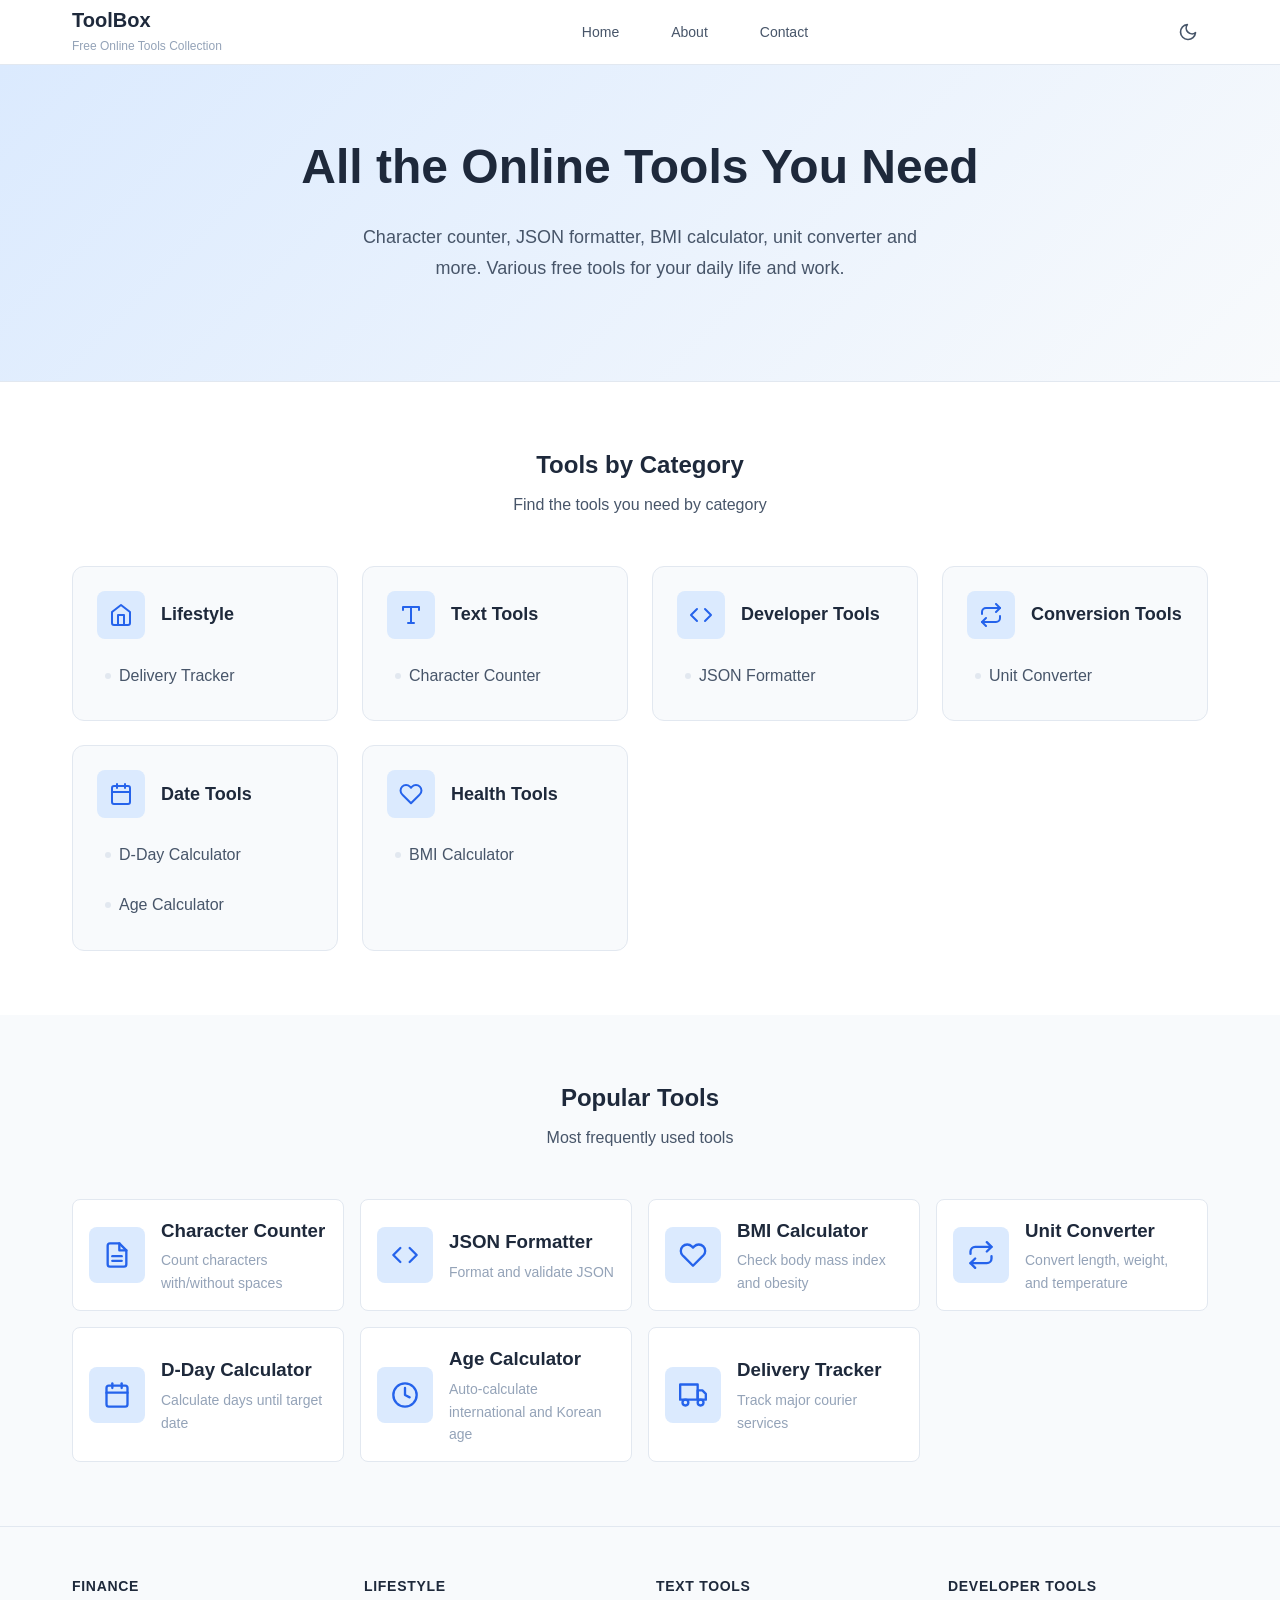
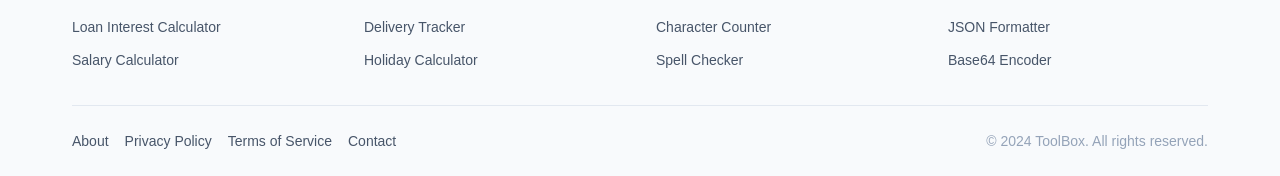
<file: index.html>
<!DOCTYPE html>
<html lang="en">
<head>
  <meta charset="UTF-8">
  <meta name="viewport" content="width=device-width, initial-scale=1.0">

  <!-- SEO Meta Tags -->
  <title>ToolBox - Free Online Tools Collection | Calculators, Converters</title>
  <meta name="description" content="Free online tools including loan calculator, salary calculator, character counter, JSON formatter and more. Fast and convenient with no ads.">
  <meta name="keywords" content="online tools, calculator, converter, loan calculator, salary calculator, character counter, JSON formatter, BMI calculator">
  <meta name="author" content="ToolBox">
  <meta name="robots" content="index, follow">
  <link rel="canonical" href="https://judysylph.com/">

  <!-- Open Graph / Facebook -->
  <meta property="og:type" content="website">
  <meta property="og:url" content="https://judysylph.com/">
  <meta property="og:title" content="ToolBox - Free Online Tools Collection">
  <meta property="og:description" content="Free online tools including loan calculator, salary calculator, character counter, JSON formatter and more.">
  <meta property="og:image" content="https://judysylph.com/assets/images/og-image.png">
  <meta property="og:locale" content="en_US">
  <meta property="og:site_name" content="ToolBox">

  <!-- Twitter -->
  <meta name="twitter:card" content="summary_large_image">
  <meta name="twitter:url" content="https://judysylph.com/">
  <meta name="twitter:title" content="ToolBox - Free Online Tools Collection">
  <meta name="twitter:description" content="Free online tools including loan calculator, salary calculator, character counter, JSON formatter and more.">
  <meta name="twitter:image" content="https://judysylph.com/assets/images/og-image.png">

  <!-- Favicon -->
  <link rel="icon" type="image/x-icon" href="/assets/images/favicon.ico">
  <link rel="apple-touch-icon" href="/assets/images/apple-touch-icon.png">

  <!-- Stylesheets -->
  <link rel="stylesheet" href="/assets/css/variables.css">
  <link rel="stylesheet" href="/assets/css/common.css">

  <!-- Page Specific Styles -->
  <style>
    /* Hero Section */
    .hero {
      text-align: center;
      padding: var(--spacing-3xl) 0;
      background: linear-gradient(135deg, var(--color-primary-light) 0%, var(--color-bg-secondary) 100%);
      border-bottom: 1px solid var(--color-border);
    }

    .hero-title {
      font-size: var(--font-size-4xl);
      font-weight: var(--font-weight-bold);
      color: var(--color-text-primary);
      margin-bottom: var(--spacing-md);
    }

    .hero-description {
      font-size: var(--font-size-lg);
      color: var(--color-text-secondary);
      max-width: 600px;
      margin: 0 auto var(--spacing-xl);
      line-height: var(--line-height-relaxed);
    }

    /* Categories Section */
    .categories-section {
      padding: var(--spacing-3xl) 0;
    }

    .section-header {
      text-align: center;
      margin-bottom: var(--spacing-2xl);
    }

    .section-header h2 {
      font-size: var(--font-size-2xl);
      font-weight: var(--font-weight-bold);
      color: var(--color-text-primary);
      margin-bottom: var(--spacing-sm);
    }

    .section-header p {
      color: var(--color-text-secondary);
    }

    /* Category Grid */
    .category-grid {
      display: grid;
      grid-template-columns: repeat(1, 1fr);
      gap: var(--spacing-lg);
    }

    .category-card {
      background-color: var(--color-bg-secondary);
      border: 1px solid var(--color-border);
      border-radius: var(--radius-lg);
      padding: var(--spacing-lg);
      transition: border-color var(--transition-fast), box-shadow var(--transition-fast);
    }

    .category-card:hover {
      border-color: var(--color-primary);
      box-shadow: var(--shadow-md);
    }

    .category-header {
      display: flex;
      align-items: center;
      gap: var(--spacing-md);
      margin-bottom: var(--spacing-md);
    }

    .category-icon {
      width: 48px;
      height: 48px;
      display: flex;
      align-items: center;
      justify-content: center;
      background-color: var(--color-primary-light);
      border-radius: var(--radius-md);
      color: var(--color-primary);
    }

    .category-icon svg {
      width: 24px;
      height: 24px;
    }

    .category-title {
      font-size: var(--font-size-lg);
      font-weight: var(--font-weight-semibold);
      color: var(--color-text-primary);
    }

    .category-tools {
      display: flex;
      flex-direction: column;
      gap: var(--spacing-sm);
    }

    .category-tools a {
      display: flex;
      align-items: center;
      gap: var(--spacing-sm);
      padding: var(--spacing-sm);
      color: var(--color-text-secondary);
      border-radius: var(--radius-sm);
      transition: background-color var(--transition-fast), color var(--transition-fast);
    }

    .category-tools a:hover {
      background-color: var(--color-bg-tertiary);
      color: var(--color-primary);
    }

    .category-tools a::before {
      content: '';
      width: 6px;
      height: 6px;
      background-color: var(--color-border);
      border-radius: 50%;
    }

    .category-tools a:hover::before {
      background-color: var(--color-primary);
    }

    /* Popular Tools Section */
    .popular-section {
      padding: var(--spacing-3xl) 0;
      background-color: var(--color-bg-secondary);
    }

    .popular-grid {
      display: grid;
      grid-template-columns: repeat(1, 1fr);
      gap: var(--spacing-md);
    }

    .popular-card {
      display: flex;
      align-items: center;
      gap: var(--spacing-md);
      padding: var(--spacing-md);
      background-color: var(--color-bg-primary);
      border: 1px solid var(--color-border);
      border-radius: var(--radius-md);
      transition: border-color var(--transition-fast), box-shadow var(--transition-fast);
    }

    .popular-card:hover {
      border-color: var(--color-primary);
      box-shadow: var(--shadow-md);
    }

    .popular-icon {
      width: 56px;
      height: 56px;
      display: flex;
      align-items: center;
      justify-content: center;
      background-color: var(--color-primary-light);
      border-radius: var(--radius-md);
      color: var(--color-primary);
      flex-shrink: 0;
    }

    .popular-icon svg {
      width: 28px;
      height: 28px;
    }

    .popular-content {
      flex: 1;
    }

    .popular-title {
      font-weight: var(--font-weight-semibold);
      color: var(--color-text-primary);
      margin-bottom: 4px;
    }

    .popular-desc {
      font-size: var(--font-size-sm);
      color: var(--color-text-tertiary);
    }

    /* Responsive */
    @media (min-width: 640px) {
      .category-grid {
        grid-template-columns: repeat(2, 1fr);
      }

      .popular-grid {
        grid-template-columns: repeat(2, 1fr);
      }
    }

    @media (min-width: 1024px) {
      .hero-title {
        font-size: 3rem;
      }

      .category-grid {
        grid-template-columns: repeat(4, 1fr);
      }

      .popular-grid {
        grid-template-columns: repeat(4, 1fr);
      }
    }
  </style>

  <!-- Structured Data -->
  <script type="application/ld+json">
  {
    "@context": "https://schema.org",
    "@type": "WebSite",
    "name": "ToolBox",
    "url": "https://judysylph.com",
    "description": "A website offering a variety of free online tools.",
    "potentialAction": {
      "@type": "SearchAction",
      "target": "https://judysylph.com/search?q={search_term_string}",
      "query-input": "required name=search_term_string"
    }
  }
  </script>
</head>
<body>
  <!-- Skip Link -->
  <a href="#main-content" class="skip-link">Skip to main content</a>

  <!-- Header -->
  <header class="site-header">
    <div class="header-container">
      <div class="site-brand">
        <a href="/">
          <span class="site-name">ToolBox</span>
        </a>
        <span class="site-tagline">Free Online Tools Collection</span>
      </div>

      <nav class="main-nav" aria-label="Main menu">
        <ul class="nav-list">
          <li class="nav-item"><a href="/">Home</a></li>
          <li class="nav-item"><a href="/pages/about.html">About</a></li>
          <li class="nav-item"><a href="/pages/contact.html">Contact</a></li>
        </ul>
      </nav>

      <div class="header-utils">
        <button type="button" class="btn-icon theme-toggle" aria-label="Toggle dark mode">
          <svg class="icon-moon" xmlns="http://www.w3.org/2000/svg" width="20" height="20" viewBox="0 0 24 24" fill="none" stroke="currentColor" stroke-width="2" stroke-linecap="round" stroke-linejoin="round">
            <path d="M21 12.79A9 9 0 1 1 11.21 3 7 7 0 0 0 21 12.79z"></path>
          </svg>
          <svg class="icon-sun" xmlns="http://www.w3.org/2000/svg" width="20" height="20" viewBox="0 0 24 24" fill="none" stroke="currentColor" stroke-width="2" stroke-linecap="round" stroke-linejoin="round" style="display: none;">
            <circle cx="12" cy="12" r="5"></circle>
            <line x1="12" y1="1" x2="12" y2="3"></line>
            <line x1="12" y1="21" x2="12" y2="23"></line>
            <line x1="4.22" y1="4.22" x2="5.64" y2="5.64"></line>
            <line x1="18.36" y1="18.36" x2="19.78" y2="19.78"></line>
            <line x1="1" y1="12" x2="3" y2="12"></line>
            <line x1="21" y1="12" x2="23" y2="12"></line>
            <line x1="4.22" y1="19.78" x2="5.64" y2="18.36"></line>
            <line x1="18.36" y1="5.64" x2="19.78" y2="4.22"></line>
          </svg>
        </button>

        <button type="button" class="btn-icon mobile-menu-toggle" aria-label="Open menu" aria-expanded="false" aria-controls="mobile-nav">
          <svg class="icon-menu" xmlns="http://www.w3.org/2000/svg" width="20" height="20" viewBox="0 0 24 24" fill="none" stroke="currentColor" stroke-width="2" stroke-linecap="round" stroke-linejoin="round">
            <line x1="3" y1="12" x2="21" y2="12"></line>
            <line x1="3" y1="6" x2="21" y2="6"></line>
            <line x1="3" y1="18" x2="21" y2="18"></line>
          </svg>
          <svg class="icon-close" xmlns="http://www.w3.org/2000/svg" width="20" height="20" viewBox="0 0 24 24" fill="none" stroke="currentColor" stroke-width="2" stroke-linecap="round" stroke-linejoin="round">
            <line x1="18" y1="6" x2="6" y2="18"></line>
            <line x1="6" y1="6" x2="18" y2="18"></line>
          </svg>
        </button>
      </div>
    </div>

    <nav id="mobile-nav" class="mobile-nav" aria-label="Mobile menu">
      <ul class="mobile-nav-list">
        <li class="mobile-nav-item"><a href="/">Home</a></li>
        <li class="mobile-nav-item"><a href="/pages/about.html">About</a></li>
        <li class="mobile-nav-item"><a href="/pages/contact.html">Contact</a></li>
      </ul>
    </nav>
  </header>

  <!-- Main Content -->
  <main id="main-content">
    <!-- Hero Section -->
    <section class="hero">
      <div class="container">
        <h1 class="hero-title">All the Online Tools You Need</h1>
        <p class="hero-description">
          Character counter, JSON formatter, BMI calculator, unit converter and more.
          Various free tools for your daily life and work.
        </p>
      </div>
    </section>

    <!-- Categories Section -->
    <section class="categories-section">
      <div class="container">
        <div class="section-header">
          <h2>Tools by Category</h2>
          <p>Find the tools you need by category</p>
        </div>

        <div class="category-grid">
          <!-- Lifestyle -->
          <div class="category-card">
            <div class="category-header">
              <div class="category-icon">
                <svg xmlns="http://www.w3.org/2000/svg" width="24" height="24" viewBox="0 0 24 24" fill="none" stroke="currentColor" stroke-width="2" stroke-linecap="round" stroke-linejoin="round">
                  <path d="M3 9l9-7 9 7v11a2 2 0 0 1-2 2H5a2 2 0 0 1-2-2z"></path>
                  <polyline points="9 22 9 12 15 12 15 22"></polyline>
                </svg>
              </div>
              <h3 class="category-title">Lifestyle</h3>
            </div>
            <div class="category-tools">
              <a href="/tools/life/delivery-tracker.html">Delivery Tracker</a>
            </div>
          </div>

          <!-- Text Tools -->
          <div class="category-card">
            <div class="category-header">
              <div class="category-icon">
                <svg xmlns="http://www.w3.org/2000/svg" width="24" height="24" viewBox="0 0 24 24" fill="none" stroke="currentColor" stroke-width="2" stroke-linecap="round" stroke-linejoin="round">
                  <polyline points="4 7 4 4 20 4 20 7"></polyline>
                  <line x1="9" y1="20" x2="15" y2="20"></line>
                  <line x1="12" y1="4" x2="12" y2="20"></line>
                </svg>
              </div>
              <h3 class="category-title">Text Tools</h3>
            </div>
            <div class="category-tools">
              <a href="/tools/text/char-counter.html">Character Counter</a>
            </div>
          </div>

          <!-- Developer Tools -->
          <div class="category-card">
            <div class="category-header">
              <div class="category-icon">
                <svg xmlns="http://www.w3.org/2000/svg" width="24" height="24" viewBox="0 0 24 24" fill="none" stroke="currentColor" stroke-width="2" stroke-linecap="round" stroke-linejoin="round">
                  <polyline points="16 18 22 12 16 6"></polyline>
                  <polyline points="8 6 2 12 8 18"></polyline>
                </svg>
              </div>
              <h3 class="category-title">Developer Tools</h3>
            </div>
            <div class="category-tools">
              <a href="/tools/dev/json-formatter.html">JSON Formatter</a>
            </div>
          </div>

          <!-- Conversion Tools -->
          <div class="category-card">
            <div class="category-header">
              <div class="category-icon">
                <svg xmlns="http://www.w3.org/2000/svg" width="24" height="24" viewBox="0 0 24 24" fill="none" stroke="currentColor" stroke-width="2" stroke-linecap="round" stroke-linejoin="round">
                  <polyline points="17 1 21 5 17 9"></polyline>
                  <path d="M3 11V9a4 4 0 0 1 4-4h14"></path>
                  <polyline points="7 23 3 19 7 15"></polyline>
                  <path d="M21 13v2a4 4 0 0 1-4 4H3"></path>
                </svg>
              </div>
              <h3 class="category-title">Conversion Tools</h3>
            </div>
            <div class="category-tools">
              <a href="/tools/convert/unit-converter.html">Unit Converter</a>
            </div>
          </div>

          <!-- Date Tools -->
          <div class="category-card">
            <div class="category-header">
              <div class="category-icon">
                <svg xmlns="http://www.w3.org/2000/svg" width="24" height="24" viewBox="0 0 24 24" fill="none" stroke="currentColor" stroke-width="2" stroke-linecap="round" stroke-linejoin="round">
                  <rect x="3" y="4" width="18" height="18" rx="2" ry="2"></rect>
                  <line x1="16" y1="2" x2="16" y2="6"></line>
                  <line x1="8" y1="2" x2="8" y2="6"></line>
                  <line x1="3" y1="10" x2="21" y2="10"></line>
                </svg>
              </div>
              <h3 class="category-title">Date Tools</h3>
            </div>
            <div class="category-tools">
              <a href="/tools/date/dday-calculator.html">D-Day Calculator</a>
              <a href="/tools/date/age-calculator.html">Age Calculator</a>
            </div>
          </div>

          <!-- Health Tools -->
          <div class="category-card">
            <div class="category-header">
              <div class="category-icon">
                <svg xmlns="http://www.w3.org/2000/svg" width="24" height="24" viewBox="0 0 24 24" fill="none" stroke="currentColor" stroke-width="2" stroke-linecap="round" stroke-linejoin="round">
                  <path d="M20.84 4.61a5.5 5.5 0 0 0-7.78 0L12 5.67l-1.06-1.06a5.5 5.5 0 0 0-7.78 7.78l1.06 1.06L12 21.23l7.78-7.78 1.06-1.06a5.5 5.5 0 0 0 0-7.78z"></path>
                </svg>
              </div>
              <h3 class="category-title">Health Tools</h3>
            </div>
            <div class="category-tools">
              <a href="/tools/health/bmi-calculator.html">BMI Calculator</a>
            </div>
          </div>
        </div>
      </div>
    </section>

    <!-- Popular Tools Section -->
    <section class="popular-section">
      <div class="container">
        <div class="section-header">
          <h2>Popular Tools</h2>
          <p>Most frequently used tools</p>
        </div>

        <div class="popular-grid">
          <a href="/tools/text/char-counter.html" class="popular-card">
            <div class="popular-icon">
              <svg xmlns="http://www.w3.org/2000/svg" width="28" height="28" viewBox="0 0 24 24" fill="none" stroke="currentColor" stroke-width="2" stroke-linecap="round" stroke-linejoin="round">
                <path d="M14 2H6a2 2 0 0 0-2 2v16a2 2 0 0 0 2 2h12a2 2 0 0 0 2-2V8z"></path>
                <polyline points="14 2 14 8 20 8"></polyline>
                <line x1="16" y1="13" x2="8" y2="13"></line>
                <line x1="16" y1="17" x2="8" y2="17"></line>
              </svg>
            </div>
            <div class="popular-content">
              <h3 class="popular-title">Character Counter</h3>
              <p class="popular-desc">Count characters with/without spaces</p>
            </div>
          </a>

          <a href="/tools/dev/json-formatter.html" class="popular-card">
            <div class="popular-icon">
              <svg xmlns="http://www.w3.org/2000/svg" width="28" height="28" viewBox="0 0 24 24" fill="none" stroke="currentColor" stroke-width="2" stroke-linecap="round" stroke-linejoin="round">
                <polyline points="16 18 22 12 16 6"></polyline>
                <polyline points="8 6 2 12 8 18"></polyline>
              </svg>
            </div>
            <div class="popular-content">
              <h3 class="popular-title">JSON Formatter</h3>
              <p class="popular-desc">Format and validate JSON</p>
            </div>
          </a>

          <a href="/tools/health/bmi-calculator.html" class="popular-card">
            <div class="popular-icon">
              <svg xmlns="http://www.w3.org/2000/svg" width="28" height="28" viewBox="0 0 24 24" fill="none" stroke="currentColor" stroke-width="2" stroke-linecap="round" stroke-linejoin="round">
                <path d="M20.84 4.61a5.5 5.5 0 0 0-7.78 0L12 5.67l-1.06-1.06a5.5 5.5 0 0 0-7.78 7.78l1.06 1.06L12 21.23l7.78-7.78 1.06-1.06a5.5 5.5 0 0 0 0-7.78z"></path>
              </svg>
            </div>
            <div class="popular-content">
              <h3 class="popular-title">BMI Calculator</h3>
              <p class="popular-desc">Check body mass index and obesity</p>
            </div>
          </a>

          <a href="/tools/convert/unit-converter.html" class="popular-card">
            <div class="popular-icon">
              <svg xmlns="http://www.w3.org/2000/svg" width="28" height="28" viewBox="0 0 24 24" fill="none" stroke="currentColor" stroke-width="2" stroke-linecap="round" stroke-linejoin="round">
                <polyline points="17 1 21 5 17 9"></polyline>
                <path d="M3 11V9a4 4 0 0 1 4-4h14"></path>
                <polyline points="7 23 3 19 7 15"></polyline>
                <path d="M21 13v2a4 4 0 0 1-4 4H3"></path>
              </svg>
            </div>
            <div class="popular-content">
              <h3 class="popular-title">Unit Converter</h3>
              <p class="popular-desc">Convert length, weight, and temperature</p>
            </div>
          </a>

          <a href="/tools/date/dday-calculator.html" class="popular-card">
            <div class="popular-icon">
              <svg xmlns="http://www.w3.org/2000/svg" width="28" height="28" viewBox="0 0 24 24" fill="none" stroke="currentColor" stroke-width="2" stroke-linecap="round" stroke-linejoin="round">
                <rect x="3" y="4" width="18" height="18" rx="2" ry="2"></rect>
                <line x1="16" y1="2" x2="16" y2="6"></line>
                <line x1="8" y1="2" x2="8" y2="6"></line>
                <line x1="3" y1="10" x2="21" y2="10"></line>
              </svg>
            </div>
            <div class="popular-content">
              <h3 class="popular-title">D-Day Calculator</h3>
              <p class="popular-desc">Calculate days until target date</p>
            </div>
          </a>

          <a href="/tools/date/age-calculator.html" class="popular-card">
            <div class="popular-icon">
              <svg xmlns="http://www.w3.org/2000/svg" width="28" height="28" viewBox="0 0 24 24" fill="none" stroke="currentColor" stroke-width="2" stroke-linecap="round" stroke-linejoin="round">
                <circle cx="12" cy="12" r="10"></circle>
                <polyline points="12 6 12 12 16 14"></polyline>
              </svg>
            </div>
            <div class="popular-content">
              <h3 class="popular-title">Age Calculator</h3>
              <p class="popular-desc">Auto-calculate international and Korean age</p>
            </div>
          </a>

          <a href="/tools/life/delivery-tracker.html" class="popular-card">
            <div class="popular-icon">
              <svg xmlns="http://www.w3.org/2000/svg" width="28" height="28" viewBox="0 0 24 24" fill="none" stroke="currentColor" stroke-width="2" stroke-linecap="round" stroke-linejoin="round">
                <rect x="1" y="3" width="15" height="13"></rect>
                <polygon points="16 8 20 8 23 11 23 16 16 16 16 8"></polygon>
                <circle cx="5.5" cy="18.5" r="2.5"></circle>
                <circle cx="18.5" cy="18.5" r="2.5"></circle>
              </svg>
            </div>
            <div class="popular-content">
              <h3 class="popular-title">Delivery Tracker</h3>
              <p class="popular-desc">Track major courier services</p>
            </div>
          </a>
        </div>
      </div>
    </section>
  </main>

  <!-- Footer -->
  <footer class="site-footer">
    <div class="footer-container">
      <div class="footer-nav">
        <div class="footer-section">
          <h3>Finance</h3>
          <ul class="footer-links">
            <li><a href="/tools/finance/loan-calculator.html">Loan Interest Calculator</a></li>
            <li><a href="/tools/finance/salary-calculator.html">Salary Calculator</a></li>
          </ul>
        </div>
        <div class="footer-section">
          <h3>Lifestyle</h3>
          <ul class="footer-links">
            <li><a href="/tools/life/delivery-tracking.html">Delivery Tracker</a></li>
            <li><a href="/tools/life/holiday-calculator.html">Holiday Calculator</a></li>
          </ul>
        </div>
        <div class="footer-section">
          <h3>Text Tools</h3>
          <ul class="footer-links">
            <li><a href="/tools/text/char-counter.html">Character Counter</a></li>
            <li><a href="/tools/text/spell-checker.html">Spell Checker</a></li>
          </ul>
        </div>
        <div class="footer-section">
          <h3>Developer Tools</h3>
          <ul class="footer-links">
            <li><a href="/tools/dev/json-formatter.html">JSON Formatter</a></li>
            <li><a href="/tools/dev/base64-encoder.html">Base64 Encoder</a></li>
          </ul>
        </div>
      </div>

      <div class="footer-bottom">
        <nav class="footer-legal" aria-label="Legal">
          <a href="/pages/about.html">About</a>
          <a href="/pages/privacy-policy.html">Privacy Policy</a>
          <a href="/pages/terms-of-service.html">Terms of Service</a>
          <a href="/pages/contact.html">Contact</a>
        </nav>
        <p class="footer-copyright">
          &copy; 2024 ToolBox. All rights reserved.
        </p>
      </div>
    </div>
  </footer>

  <script src="/assets/js/common.js"></script>
</body>
</html>
</file>
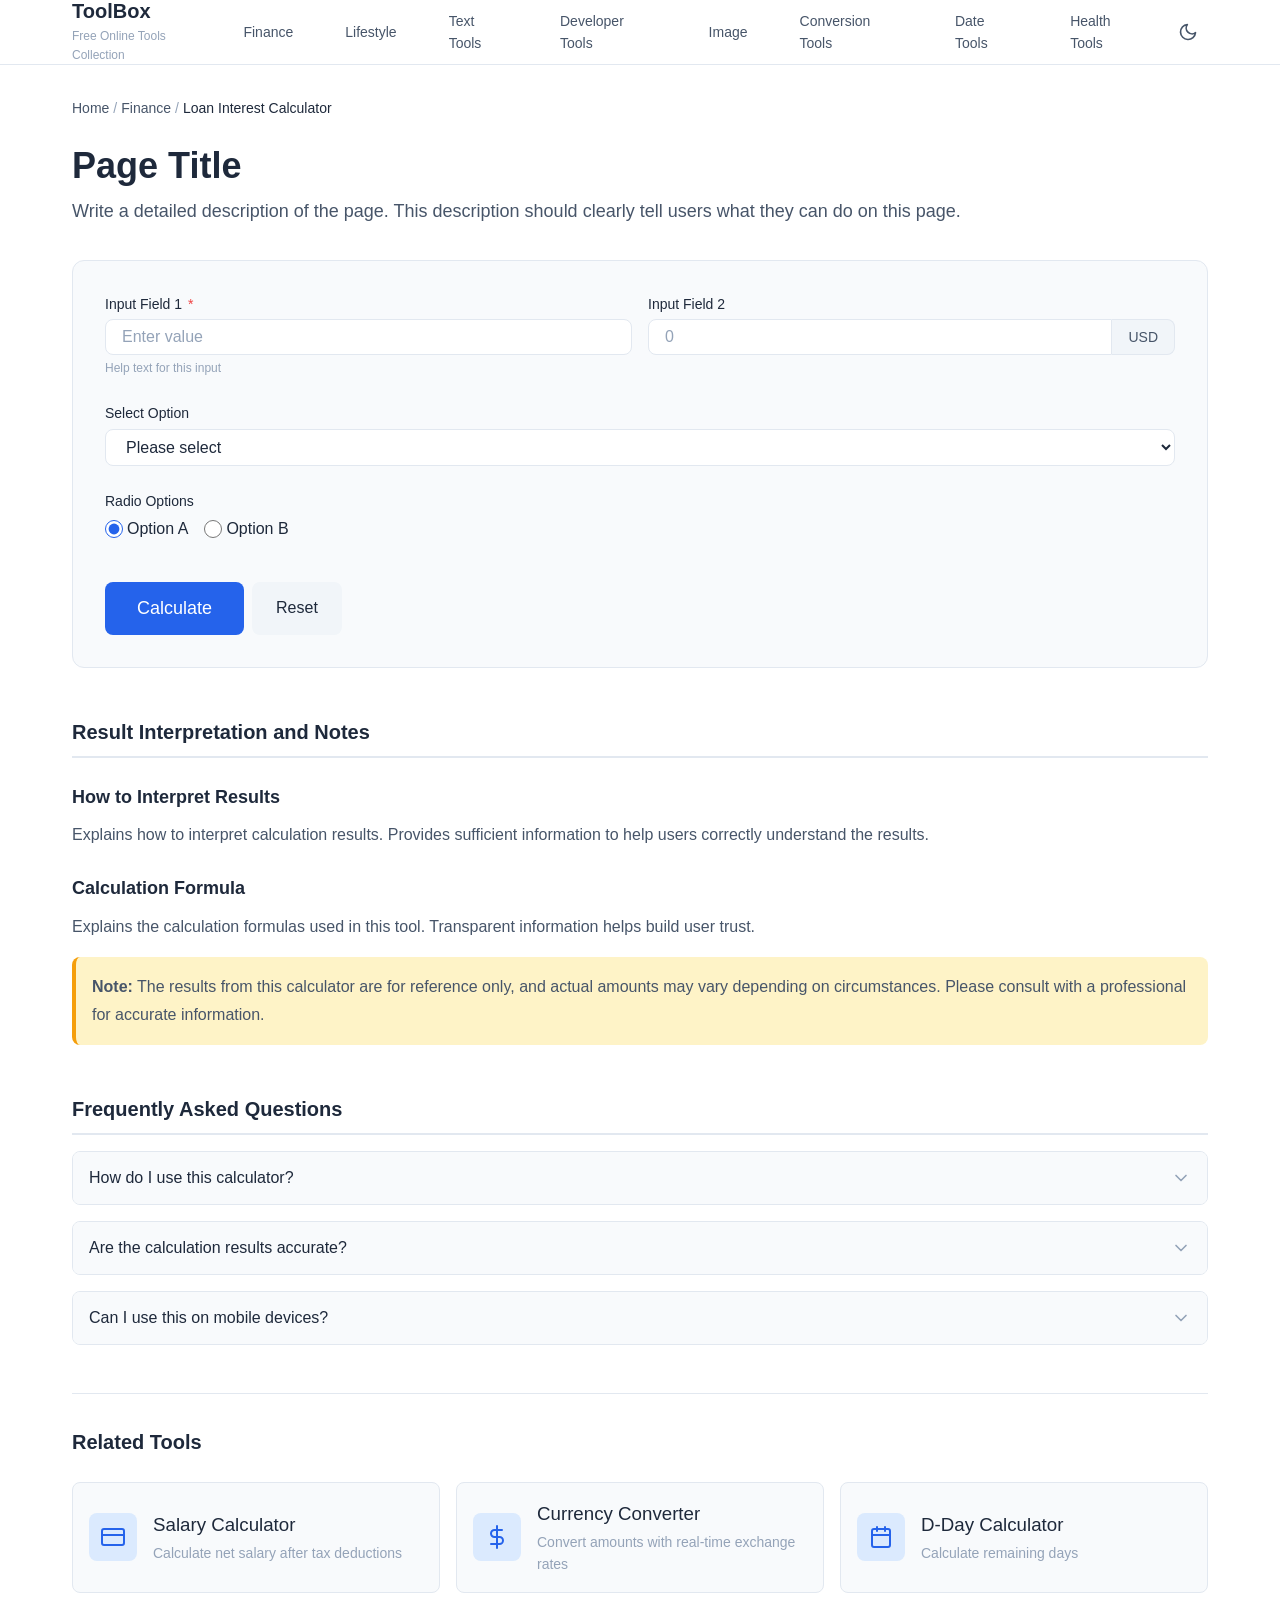
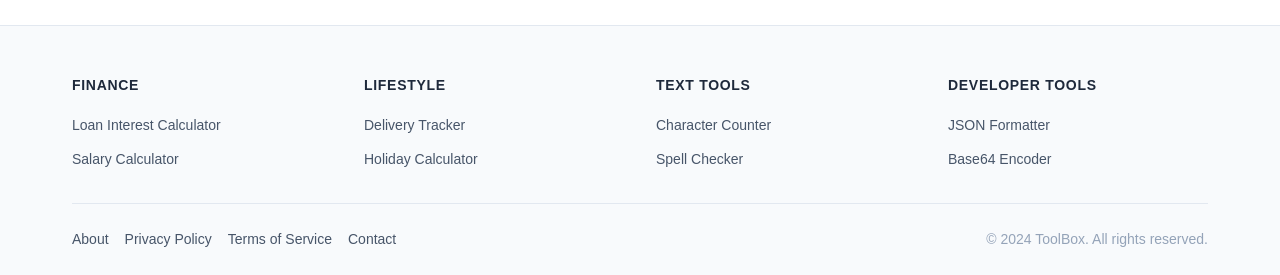
<file: template.html>
<!DOCTYPE html>
<html lang="en">
<head>
  <meta charset="UTF-8">
  <meta name="viewport" content="width=device-width, initial-scale=1.0">

  <!-- SEO Meta Tags -->
  <title>Page Title | Site Name</title>
  <meta name="description" content="Write a 150-160 character page description. This appears in search results.">
  <meta name="keywords" content="keyword1, keyword2, keyword3">
  <meta name="author" content="Site Name">
  <meta name="robots" content="index, follow">
  <link rel="canonical" href="https://judysylph.com/page-url">

  <!-- Open Graph / Facebook -->
  <meta property="og:type" content="website">
  <meta property="og:url" content="https://judysylph.com/page-url">
  <meta property="og:title" content="Page Title | Site Name">
  <meta property="og:description" content="Write a page description.">
  <meta property="og:image" content="https://judysylph.com/assets/images/og-image.png">
  <meta property="og:locale" content="en_US">
  <meta property="og:site_name" content="Site Name">

  <!-- Twitter -->
  <meta name="twitter:card" content="summary_large_image">
  <meta name="twitter:url" content="https://judysylph.com/page-url">
  <meta name="twitter:title" content="Page Title | Site Name">
  <meta name="twitter:description" content="Write a page description.">
  <meta name="twitter:image" content="https://judysylph.com/assets/images/og-image.png">

  <!-- Favicon -->
  <link rel="icon" type="image/x-icon" href="/assets/images/favicon.ico">
  <link rel="apple-touch-icon" href="/assets/images/apple-touch-icon.png">

  <!-- Stylesheets -->
  <link rel="stylesheet" href="/assets/css/variables.css">
  <link rel="stylesheet" href="/assets/css/common.css">
  <link rel="stylesheet" href="/assets/css/tools.css">

  <!-- Structured Data (JSON-LD) -->
  <script type="application/ld+json">
  {
    "@context": "https://schema.org",
    "@type": "WebSite",
    "name": "Site Name",
    "url": "https://judysylph.com",
    "description": "A website offering a variety of free online tools.",
    "potentialAction": {
      "@type": "SearchAction",
      "target": "https://judysylph.com/search?q={search_term_string}",
      "query-input": "required name=search_term_string"
    }
  }
  </script>
</head>
<body>
  <!-- Skip Link for Accessibility -->
  <a href="#main-content" class="skip-link">Skip to main content</a>

  <!-- ========================================================================
       Header
       ======================================================================== -->
  <header class="site-header">
    <div class="header-container">
      <!-- Site Brand -->
      <div class="site-brand">
        <a href="/">
          <span class="site-name">ToolBox</span>
        </a>
        <span class="site-tagline">Free Online Tools Collection</span>
      </div>

      <!-- Main Navigation (Desktop) -->
      <nav class="main-nav" aria-label="Main menu">
        <ul class="nav-list">
          <li class="nav-item"><a href="/tools/finance/">Finance</a></li>
          <li class="nav-item"><a href="/tools/life/">Lifestyle</a></li>
          <li class="nav-item"><a href="/tools/text/">Text Tools</a></li>
          <li class="nav-item"><a href="/tools/dev/">Developer Tools</a></li>
          <li class="nav-item"><a href="/tools/image/">Image</a></li>
          <li class="nav-item"><a href="/tools/convert/">Conversion Tools</a></li>
          <li class="nav-item"><a href="/tools/date/">Date Tools</a></li>
          <li class="nav-item"><a href="/tools/health/">Health Tools</a></li>
        </ul>
      </nav>

      <!-- Header Utilities -->
      <div class="header-utils">
        <!-- Theme Toggle -->
        <button type="button" class="btn-icon theme-toggle" aria-label="Toggle dark mode">
          <svg class="icon-moon" xmlns="http://www.w3.org/2000/svg" width="20" height="20" viewBox="0 0 24 24" fill="none" stroke="currentColor" stroke-width="2" stroke-linecap="round" stroke-linejoin="round">
            <path d="M21 12.79A9 9 0 1 1 11.21 3 7 7 0 0 0 21 12.79z"></path>
          </svg>
          <svg class="icon-sun" xmlns="http://www.w3.org/2000/svg" width="20" height="20" viewBox="0 0 24 24" fill="none" stroke="currentColor" stroke-width="2" stroke-linecap="round" stroke-linejoin="round" style="display: none;">
            <circle cx="12" cy="12" r="5"></circle>
            <line x1="12" y1="1" x2="12" y2="3"></line>
            <line x1="12" y1="21" x2="12" y2="23"></line>
            <line x1="4.22" y1="4.22" x2="5.64" y2="5.64"></line>
            <line x1="18.36" y1="18.36" x2="19.78" y2="19.78"></line>
            <line x1="1" y1="12" x2="3" y2="12"></line>
            <line x1="21" y1="12" x2="23" y2="12"></line>
            <line x1="4.22" y1="19.78" x2="5.64" y2="18.36"></line>
            <line x1="18.36" y1="5.64" x2="19.78" y2="4.22"></line>
          </svg>
        </button>

        <!-- Mobile Menu Toggle -->
        <button type="button" class="btn-icon mobile-menu-toggle" aria-label="Open menu" aria-expanded="false" aria-controls="mobile-nav">
          <svg class="icon-menu" xmlns="http://www.w3.org/2000/svg" width="20" height="20" viewBox="0 0 24 24" fill="none" stroke="currentColor" stroke-width="2" stroke-linecap="round" stroke-linejoin="round">
            <line x1="3" y1="12" x2="21" y2="12"></line>
            <line x1="3" y1="6" x2="21" y2="6"></line>
            <line x1="3" y1="18" x2="21" y2="18"></line>
          </svg>
          <svg class="icon-close" xmlns="http://www.w3.org/2000/svg" width="20" height="20" viewBox="0 0 24 24" fill="none" stroke="currentColor" stroke-width="2" stroke-linecap="round" stroke-linejoin="round">
            <line x1="18" y1="6" x2="6" y2="18"></line>
            <line x1="6" y1="6" x2="18" y2="18"></line>
          </svg>
        </button>
      </div>
    </div>

    <!-- Mobile Navigation -->
    <nav id="mobile-nav" class="mobile-nav" aria-label="Mobile menu">
      <ul class="mobile-nav-list">
        <li class="mobile-nav-item"><a href="/tools/finance/">Finance</a></li>
        <li class="mobile-nav-item"><a href="/tools/life/">Lifestyle</a></li>
        <li class="mobile-nav-item"><a href="/tools/text/">Text Tools</a></li>
        <li class="mobile-nav-item"><a href="/tools/dev/">Developer Tools</a></li>
        <li class="mobile-nav-item"><a href="/tools/image/">Image</a></li>
        <li class="mobile-nav-item"><a href="/tools/convert/">Conversion Tools</a></li>
        <li class="mobile-nav-item"><a href="/tools/date/">Date Tools</a></li>
        <li class="mobile-nav-item"><a href="/tools/health/">Health Tools</a></li>
      </ul>
    </nav>
  </header>

  <!-- ========================================================================
       Main Content
       ======================================================================== -->
  <main id="main-content" class="site-main">
    <div class="container">
      <!-- Breadcrumb Navigation -->
      <nav class="breadcrumb" aria-label="Breadcrumb">
        <ol class="breadcrumb-list">
          <li class="breadcrumb-item"><a href="/">Home</a></li>
          <li class="breadcrumb-item"><a href="/tools/finance/">Finance</a></li>
          <li class="breadcrumb-item" aria-current="page">Loan Interest Calculator</li>
        </ol>
      </nav>

      <!-- Page Header -->
      <header class="page-header">
        <h1 class="page-title">Page Title</h1>
        <p class="page-description">
          Write a detailed description of the page. This description should clearly
          tell users what they can do on this page.
        </p>
      </header>

      <!-- Tool Interface Section -->
      <section class="content-section">
        <div class="tool-interface">
          <form id="tool-form" class="tool-form">
            <!-- Form Row: 2 Columns -->
            <div class="form-row">
              <div class="form-group">
                <label for="input1" class="form-label">
                  Input Field 1 <span class="required">*</span>
                </label>
                <input
                  type="text"
                  id="input1"
                  class="form-input"
                  placeholder="Enter value"
                  required
                >
                <span class="form-hint">Help text for this input</span>
              </div>

              <div class="form-group">
                <label for="input2" class="form-label">Input Field 2</label>
                <div class="input-group">
                  <input
                    type="number"
                    id="input2"
                    class="form-input"
                    placeholder="0"
                  >
                  <span class="input-addon">USD</span>
                </div>
              </div>
            </div>

            <!-- Form Group: Select -->
            <div class="form-group">
              <label for="select1" class="form-label">Select Option</label>
              <select id="select1" class="form-select">
                <option value="">Please select</option>
                <option value="option1">Option 1</option>
                <option value="option2">Option 2</option>
                <option value="option3">Option 3</option>
              </select>
            </div>

            <!-- Form Group: Radio -->
            <div class="form-group">
              <span class="form-label">Radio Options</span>
              <div class="option-group">
                <label class="option-item">
                  <input type="radio" name="radioOption" value="a" checked>
                  <span>Option A</span>
                </label>
                <label class="option-item">
                  <input type="radio" name="radioOption" value="b">
                  <span>Option B</span>
                </label>
              </div>
            </div>

            <!-- Buttons -->
            <div class="btn-group">
              <button type="submit" class="btn btn-primary btn-lg">Calculate</button>
              <button type="reset" class="btn btn-secondary">Reset</button>
            </div>
          </form>

          <!-- Result Area -->
          <div id="result-area" class="tool-result result-hidden" aria-live="polite">
            <h2 class="result-title">Calculation Results</h2>

            <!-- Primary Result -->
            <div class="result-primary">
              <p class="result-label">Total Amount</p>
              <p class="result-value">1,234,567<span class="result-unit">USD</span></p>
            </div>

            <!-- Result Details -->
            <div class="result-list">
              <div class="result-item">
                <span class="result-item-label">Item 1</span>
                <span class="result-item-value">$100,000</span>
              </div>
              <div class="result-item">
                <span class="result-item-label">Item 2</span>
                <span class="result-item-value">$50,000</span>
              </div>
            </div>
          </div>
        </div>
      </section>

      <!-- Guide Section -->
      <section class="content-section tool-guide">
        <h2 class="section-title">Result Interpretation and Notes</h2>
        <div class="guide-content">
          <h3>How to Interpret Results</h3>
          <p>
            Explains how to interpret calculation results. Provides sufficient information
            to help users correctly understand the results.
          </p>

          <h3>Calculation Formula</h3>
          <p>
            Explains the calculation formulas used in this tool. Transparent information
            helps build user trust.
          </p>

          <div class="notice-box warning">
            <strong>Note:</strong> The results from this calculator are for reference only,
            and actual amounts may vary depending on circumstances. Please consult with a
            professional for accurate information.
          </div>
        </div>
      </section>

      <!-- FAQ Section -->
      <section class="content-section tool-faq">
        <h2 class="section-title">Frequently Asked Questions</h2>
        <div class="faq-list" itemscope itemtype="https://schema.org/FAQPage">
          <!-- FAQ Item 1 -->
          <div class="faq-item" itemscope itemprop="mainEntity" itemtype="https://schema.org/Question">
            <button type="button" class="faq-question" aria-expanded="false">
              <span itemprop="name">How do I use this calculator?</span>
              <svg class="faq-icon" xmlns="http://www.w3.org/2000/svg" width="20" height="20" viewBox="0 0 24 24" fill="none" stroke="currentColor" stroke-width="2" stroke-linecap="round" stroke-linejoin="round">
                <polyline points="6 9 12 15 18 9"></polyline>
              </svg>
            </button>
            <div class="faq-answer" itemscope itemprop="acceptedAnswer" itemtype="https://schema.org/Answer">
              <div itemprop="text">
                <p>
                  Enter the required values in the input fields and click the 'Calculate'
                  button. The results will be automatically calculated and displayed.
                </p>
              </div>
            </div>
          </div>

          <!-- FAQ Item 2 -->
          <div class="faq-item" itemscope itemprop="mainEntity" itemtype="https://schema.org/Question">
            <button type="button" class="faq-question" aria-expanded="false">
              <span itemprop="name">Are the calculation results accurate?</span>
              <svg class="faq-icon" xmlns="http://www.w3.org/2000/svg" width="20" height="20" viewBox="0 0 24 24" fill="none" stroke="currentColor" stroke-width="2" stroke-linecap="round" stroke-linejoin="round">
                <polyline points="6 9 12 15 18 9"></polyline>
              </svg>
            </button>
            <div class="faq-answer" itemscope itemprop="acceptedAnswer" itemtype="https://schema.org/Answer">
              <div itemprop="text">
                <p>
                  This calculator uses standard formulas for calculations. Use it as a reference,
                  and if you need precise information, please consult with a professional.
                </p>
              </div>
            </div>
          </div>

          <!-- FAQ Item 3 -->
          <div class="faq-item" itemscope itemprop="mainEntity" itemtype="https://schema.org/Question">
            <button type="button" class="faq-question" aria-expanded="false">
              <span itemprop="name">Can I use this on mobile devices?</span>
              <svg class="faq-icon" xmlns="http://www.w3.org/2000/svg" width="20" height="20" viewBox="0 0 24 24" fill="none" stroke="currentColor" stroke-width="2" stroke-linecap="round" stroke-linejoin="round">
                <polyline points="6 9 12 15 18 9"></polyline>
              </svg>
            </button>
            <div class="faq-answer" itemscope itemprop="acceptedAnswer" itemtype="https://schema.org/Answer">
              <div itemprop="text">
                <p>
                  Yes, this tool is designed to be responsive and works on all devices.
                  You can use it conveniently on smartphones, tablets, and PCs.
                </p>
              </div>
            </div>
          </div>
        </div>
      </section>

      <!-- Related Tools -->
      <aside class="related-tools">
        <h2>Related Tools</h2>
        <div class="tools-grid">
          <!-- Tool Card 1 -->
          <a href="/tools/finance/salary-calculator.html" class="tool-card">
            <div class="tool-card-icon">
              <svg xmlns="http://www.w3.org/2000/svg" width="24" height="24" viewBox="0 0 24 24" fill="none" stroke="currentColor" stroke-width="2" stroke-linecap="round" stroke-linejoin="round">
                <rect x="1" y="4" width="22" height="16" rx="2" ry="2"></rect>
                <line x1="1" y1="10" x2="23" y2="10"></line>
              </svg>
            </div>
            <div class="tool-card-content">
              <h3 class="tool-card-title">Salary Calculator</h3>
              <p class="tool-card-desc">Calculate net salary after tax deductions</p>
            </div>
          </a>

          <!-- Tool Card 2 -->
          <a href="/tools/convert/currency-calculator.html" class="tool-card">
            <div class="tool-card-icon">
              <svg xmlns="http://www.w3.org/2000/svg" width="24" height="24" viewBox="0 0 24 24" fill="none" stroke="currentColor" stroke-width="2" stroke-linecap="round" stroke-linejoin="round">
                <line x1="12" y1="1" x2="12" y2="23"></line>
                <path d="M17 5H9.5a3.5 3.5 0 0 0 0 7h5a3.5 3.5 0 0 1 0 7H6"></path>
              </svg>
            </div>
            <div class="tool-card-content">
              <h3 class="tool-card-title">Currency Converter</h3>
              <p class="tool-card-desc">Convert amounts with real-time exchange rates</p>
            </div>
          </a>

          <!-- Tool Card 3 -->
          <a href="/tools/date/dday-calculator.html" class="tool-card">
            <div class="tool-card-icon">
              <svg xmlns="http://www.w3.org/2000/svg" width="24" height="24" viewBox="0 0 24 24" fill="none" stroke="currentColor" stroke-width="2" stroke-linecap="round" stroke-linejoin="round">
                <rect x="3" y="4" width="18" height="18" rx="2" ry="2"></rect>
                <line x1="16" y1="2" x2="16" y2="6"></line>
                <line x1="8" y1="2" x2="8" y2="6"></line>
                <line x1="3" y1="10" x2="21" y2="10"></line>
              </svg>
            </div>
            <div class="tool-card-content">
              <h3 class="tool-card-title">D-Day Calculator</h3>
              <p class="tool-card-desc">Calculate remaining days</p>
            </div>
          </a>
        </div>
      </aside>
    </div>
  </main>

  <!-- ========================================================================
       Footer
       ======================================================================== -->
  <footer class="site-footer">
    <div class="footer-container">
      <!-- Footer Navigation -->
      <div class="footer-nav">
        <div class="footer-section">
          <h3>Finance</h3>
          <ul class="footer-links">
            <li><a href="/tools/finance/loan-calculator.html">Loan Interest Calculator</a></li>
            <li><a href="/tools/finance/salary-calculator.html">Salary Calculator</a></li>
          </ul>
        </div>
        <div class="footer-section">
          <h3>Lifestyle</h3>
          <ul class="footer-links">
            <li><a href="/tools/life/delivery-tracking.html">Delivery Tracker</a></li>
            <li><a href="/tools/life/holiday-calculator.html">Holiday Calculator</a></li>
          </ul>
        </div>
        <div class="footer-section">
          <h3>Text Tools</h3>
          <ul class="footer-links">
            <li><a href="/tools/text/char-counter.html">Character Counter</a></li>
            <li><a href="/tools/text/spell-checker.html">Spell Checker</a></li>
          </ul>
        </div>
        <div class="footer-section">
          <h3>Developer Tools</h3>
          <ul class="footer-links">
            <li><a href="/tools/dev/json-formatter.html">JSON Formatter</a></li>
            <li><a href="/tools/dev/base64-encoder.html">Base64 Encoder</a></li>
          </ul>
        </div>
      </div>

      <!-- Footer Bottom -->
      <div class="footer-bottom">
        <nav class="footer-legal" aria-label="Legal">
          <a href="/pages/about.html">About</a>
          <a href="/pages/privacy-policy.html">Privacy Policy</a>
          <a href="/pages/terms-of-service.html">Terms of Service</a>
          <a href="/pages/contact.html">Contact</a>
        </nav>
        <p class="footer-copyright">
          &copy; 2024 ToolBox. All rights reserved.
        </p>
      </div>
    </div>
  </footer>

  <!-- Scripts -->
  <script src="/assets/js/common.js"></script>
  <!-- Tool-specific script -->
  <!-- <script src="/assets/js/tools/tool-name.js"></script> -->
</body>
</html>
</file>
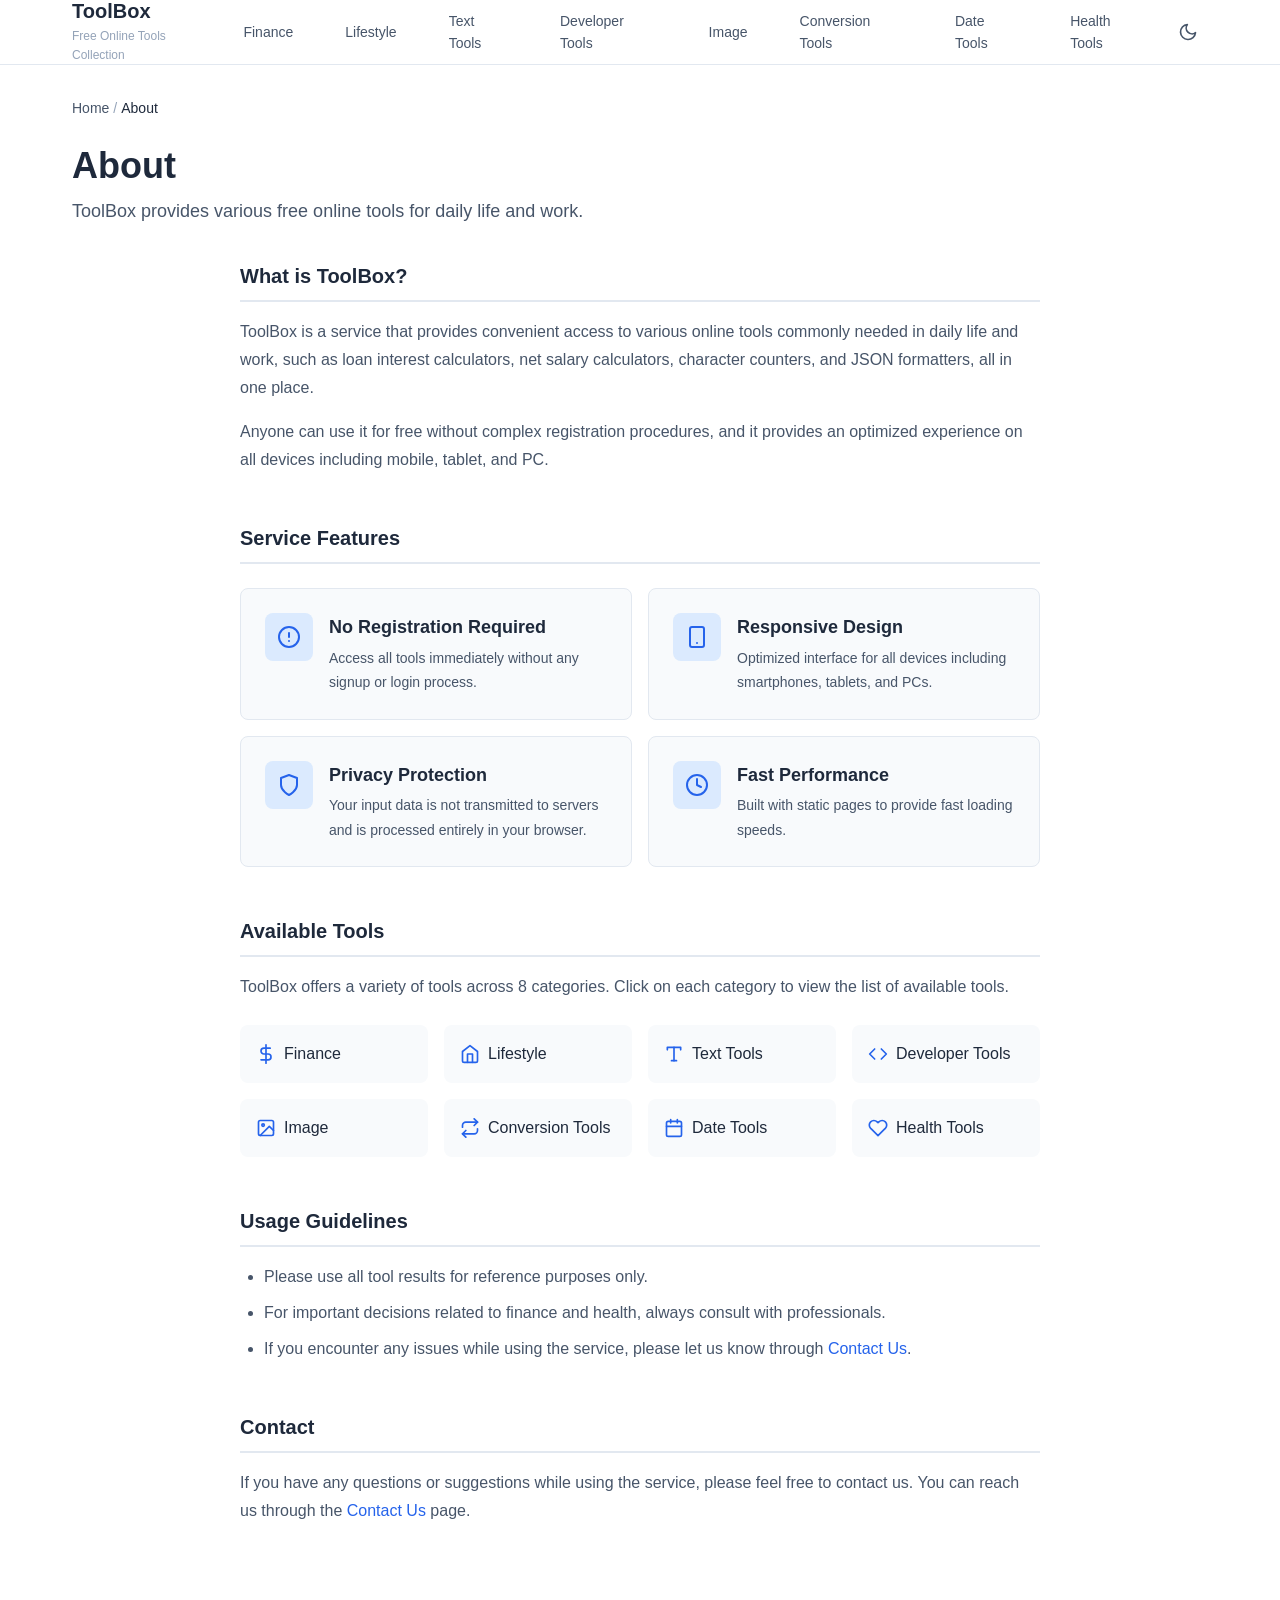
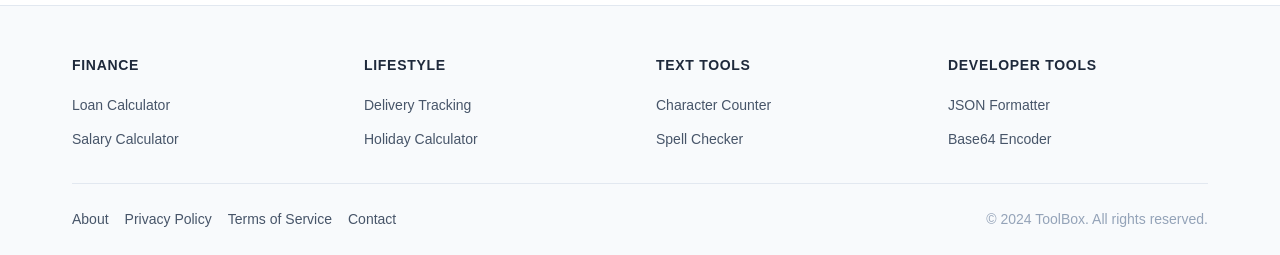
<file: pages/about.html>
<!DOCTYPE html>
<html lang="en">
<head>
  <meta charset="UTF-8">
  <meta name="viewport" content="width=device-width, initial-scale=1.0">

  <title>About | ToolBox - Free Online Tools Collection</title>
  <meta name="description" content="ToolBox is a service providing various free online tools for daily life and work. Use calculators, converters, developer tools and more conveniently.">
  <meta name="robots" content="index, follow">
  <link rel="canonical" href="https://judysylph.com/pages/about.html">

  <link rel="icon" type="image/x-icon" href="/assets/images/favicon.ico">
  <link rel="stylesheet" href="/assets/css/variables.css">
  <link rel="stylesheet" href="/assets/css/common.css">

  <style>
    .about-content {
      max-width: 800px;
      margin: 0 auto;
    }

    .about-section {
      margin-bottom: var(--spacing-2xl);
    }

    .about-section h2 {
      font-size: var(--font-size-xl);
      font-weight: var(--font-weight-semibold);
      color: var(--color-text-primary);
      margin-bottom: var(--spacing-md);
      padding-bottom: var(--spacing-sm);
      border-bottom: 2px solid var(--color-border);
    }

    .about-section p {
      color: var(--color-text-secondary);
      line-height: var(--line-height-relaxed);
      margin-bottom: var(--spacing-md);
    }

    .about-section ul {
      color: var(--color-text-secondary);
      line-height: var(--line-height-relaxed);
      margin-bottom: var(--spacing-md);
      padding-left: var(--spacing-lg);
      list-style: disc;
    }

    .about-section li {
      margin-bottom: var(--spacing-sm);
    }

    .feature-grid {
      display: grid;
      grid-template-columns: repeat(1, 1fr);
      gap: var(--spacing-md);
      margin-top: var(--spacing-lg);
    }

    .feature-card {
      display: flex;
      gap: var(--spacing-md);
      padding: var(--spacing-lg);
      background-color: var(--color-bg-secondary);
      border: 1px solid var(--color-border);
      border-radius: var(--radius-md);
    }

    .feature-icon {
      width: 48px;
      height: 48px;
      display: flex;
      align-items: center;
      justify-content: center;
      background-color: var(--color-primary-light);
      border-radius: var(--radius-md);
      color: var(--color-primary);
      flex-shrink: 0;
    }

    .feature-icon svg {
      width: 24px;
      height: 24px;
    }

    .feature-content h3 {
      font-size: var(--font-size-lg);
      font-weight: var(--font-weight-semibold);
      color: var(--color-text-primary);
      margin-bottom: var(--spacing-xs);
    }

    .feature-content p {
      font-size: var(--font-size-sm);
      color: var(--color-text-secondary);
      margin-bottom: 0;
    }

    .category-list {
      display: grid;
      grid-template-columns: repeat(2, 1fr);
      gap: var(--spacing-md);
      margin-top: var(--spacing-lg);
    }

    .category-item {
      display: flex;
      align-items: center;
      gap: var(--spacing-sm);
      padding: var(--spacing-md);
      background-color: var(--color-bg-secondary);
      border-radius: var(--radius-md);
      color: var(--color-text-primary);
      font-weight: var(--font-weight-medium);
      text-decoration: none;
      transition: background-color var(--transition-fast);
    }

    .category-item:hover {
      background-color: var(--color-bg-tertiary);
      color: var(--color-primary);
    }

    .category-item svg {
      width: 20px;
      height: 20px;
      color: var(--color-primary);
    }

    @media (min-width: 640px) {
      .feature-grid {
        grid-template-columns: repeat(2, 1fr);
      }

      .category-list {
        grid-template-columns: repeat(4, 1fr);
      }
    }
  </style>
</head>
<body>
  <a href="#main-content" class="skip-link">Skip to main content</a>

  <!-- Header -->
  <header class="site-header">
    <div class="header-container">
      <div class="site-brand">
        <a href="/"><span class="site-name">ToolBox</span></a>
        <span class="site-tagline">Free Online Tools Collection</span>
      </div>

      <nav class="main-nav" aria-label="Main menu">
        <ul class="nav-list">
          <li class="nav-item"><a href="/tools/finance/">Finance</a></li>
          <li class="nav-item"><a href="/tools/life/">Lifestyle</a></li>
          <li class="nav-item"><a href="/tools/text/">Text Tools</a></li>
          <li class="nav-item"><a href="/tools/dev/">Developer Tools</a></li>
          <li class="nav-item"><a href="/tools/image/">Image</a></li>
          <li class="nav-item"><a href="/tools/convert/">Conversion Tools</a></li>
          <li class="nav-item"><a href="/tools/date/">Date Tools</a></li>
          <li class="nav-item"><a href="/tools/health/">Health Tools</a></li>
        </ul>
      </nav>

      <div class="header-utils">
        <button type="button" class="btn-icon theme-toggle" aria-label="Toggle dark mode">
          <svg class="icon-moon" xmlns="http://www.w3.org/2000/svg" width="20" height="20" viewBox="0 0 24 24" fill="none" stroke="currentColor" stroke-width="2" stroke-linecap="round" stroke-linejoin="round"><path d="M21 12.79A9 9 0 1 1 11.21 3 7 7 0 0 0 21 12.79z"></path></svg>
          <svg class="icon-sun" xmlns="http://www.w3.org/2000/svg" width="20" height="20" viewBox="0 0 24 24" fill="none" stroke="currentColor" stroke-width="2" stroke-linecap="round" stroke-linejoin="round" style="display: none;"><circle cx="12" cy="12" r="5"></circle><line x1="12" y1="1" x2="12" y2="3"></line><line x1="12" y1="21" x2="12" y2="23"></line><line x1="4.22" y1="4.22" x2="5.64" y2="5.64"></line><line x1="18.36" y1="18.36" x2="19.78" y2="19.78"></line><line x1="1" y1="12" x2="3" y2="12"></line><line x1="21" y1="12" x2="23" y2="12"></line><line x1="4.22" y1="19.78" x2="5.64" y2="18.36"></line><line x1="18.36" y1="5.64" x2="19.78" y2="4.22"></line></svg>
        </button>
        <button type="button" class="btn-icon mobile-menu-toggle" aria-label="Open menu" aria-expanded="false" aria-controls="mobile-nav">
          <svg class="icon-menu" xmlns="http://www.w3.org/2000/svg" width="20" height="20" viewBox="0 0 24 24" fill="none" stroke="currentColor" stroke-width="2" stroke-linecap="round" stroke-linejoin="round"><line x1="3" y1="12" x2="21" y2="12"></line><line x1="3" y1="6" x2="21" y2="6"></line><line x1="3" y1="18" x2="21" y2="18"></line></svg>
          <svg class="icon-close" xmlns="http://www.w3.org/2000/svg" width="20" height="20" viewBox="0 0 24 24" fill="none" stroke="currentColor" stroke-width="2" stroke-linecap="round" stroke-linejoin="round"><line x1="18" y1="6" x2="6" y2="18"></line><line x1="6" y1="6" x2="18" y2="18"></line></svg>
        </button>
      </div>
    </div>

    <nav id="mobile-nav" class="mobile-nav" aria-label="Mobile menu">
      <ul class="mobile-nav-list">
        <li class="mobile-nav-item"><a href="/tools/finance/">Finance</a></li>
        <li class="mobile-nav-item"><a href="/tools/life/">Lifestyle</a></li>
        <li class="mobile-nav-item"><a href="/tools/text/">Text Tools</a></li>
        <li class="mobile-nav-item"><a href="/tools/dev/">Developer Tools</a></li>
        <li class="mobile-nav-item"><a href="/tools/image/">Image</a></li>
        <li class="mobile-nav-item"><a href="/tools/convert/">Conversion Tools</a></li>
        <li class="mobile-nav-item"><a href="/tools/date/">Date Tools</a></li>
        <li class="mobile-nav-item"><a href="/tools/health/">Health Tools</a></li>
      </ul>
    </nav>
  </header>

  <!-- Main Content -->
  <main id="main-content" class="site-main">
    <div class="container">
      <nav class="breadcrumb" aria-label="Breadcrumb">
        <ol class="breadcrumb-list">
          <li class="breadcrumb-item"><a href="/">Home</a></li>
          <li class="breadcrumb-item" aria-current="page">About</li>
        </ol>
      </nav>

      <header class="page-header">
        <h1 class="page-title">About</h1>
        <p class="page-description">
          ToolBox provides various free online tools for daily life and work.
        </p>
      </header>

      <div class="about-content">
        <!-- Introduction -->
        <section class="about-section">
          <h2>What is ToolBox?</h2>
          <p>
            ToolBox is a service that provides convenient access to various online tools commonly needed in daily life and work,
            such as loan interest calculators, net salary calculators, character counters, and JSON formatters, all in one place.
          </p>
          <p>
            Anyone can use it for free without complex registration procedures,
            and it provides an optimized experience on all devices including mobile, tablet, and PC.
          </p>
        </section>

        <!-- Features -->
        <section class="about-section">
          <h2>Service Features</h2>
          <div class="feature-grid">
            <div class="feature-card">
              <div class="feature-icon">
                <svg xmlns="http://www.w3.org/2000/svg" width="24" height="24" viewBox="0 0 24 24" fill="none" stroke="currentColor" stroke-width="2" stroke-linecap="round" stroke-linejoin="round">
                  <circle cx="12" cy="12" r="10"></circle>
                  <line x1="12" y1="8" x2="12" y2="12"></line>
                  <line x1="12" y1="16" x2="12.01" y2="16"></line>
                </svg>
              </div>
              <div class="feature-content">
                <h3>No Registration Required</h3>
                <p>Access all tools immediately without any signup or login process.</p>
              </div>
            </div>

            <div class="feature-card">
              <div class="feature-icon">
                <svg xmlns="http://www.w3.org/2000/svg" width="24" height="24" viewBox="0 0 24 24" fill="none" stroke="currentColor" stroke-width="2" stroke-linecap="round" stroke-linejoin="round">
                  <rect x="5" y="2" width="14" height="20" rx="2" ry="2"></rect>
                  <line x1="12" y1="18" x2="12.01" y2="18"></line>
                </svg>
              </div>
              <div class="feature-content">
                <h3>Responsive Design</h3>
                <p>Optimized interface for all devices including smartphones, tablets, and PCs.</p>
              </div>
            </div>

            <div class="feature-card">
              <div class="feature-icon">
                <svg xmlns="http://www.w3.org/2000/svg" width="24" height="24" viewBox="0 0 24 24" fill="none" stroke="currentColor" stroke-width="2" stroke-linecap="round" stroke-linejoin="round">
                  <path d="M12 22s8-4 8-10V5l-8-3-8 3v7c0 6 8 10 8 10z"></path>
                </svg>
              </div>
              <div class="feature-content">
                <h3>Privacy Protection</h3>
                <p>Your input data is not transmitted to servers and is processed entirely in your browser.</p>
              </div>
            </div>

            <div class="feature-card">
              <div class="feature-icon">
                <svg xmlns="http://www.w3.org/2000/svg" width="24" height="24" viewBox="0 0 24 24" fill="none" stroke="currentColor" stroke-width="2" stroke-linecap="round" stroke-linejoin="round">
                  <circle cx="12" cy="12" r="10"></circle>
                  <polyline points="12 6 12 12 16 14"></polyline>
                </svg>
              </div>
              <div class="feature-content">
                <h3>Fast Performance</h3>
                <p>Built with static pages to provide fast loading speeds.</p>
              </div>
            </div>
          </div>
        </section>

        <!-- Categories -->
        <section class="about-section">
          <h2>Available Tools</h2>
          <p>
            ToolBox offers a variety of tools across 8 categories.
            Click on each category to view the list of available tools.
          </p>
          <div class="category-list">
            <a href="/tools/finance/" class="category-item">
              <svg xmlns="http://www.w3.org/2000/svg" width="20" height="20" viewBox="0 0 24 24" fill="none" stroke="currentColor" stroke-width="2" stroke-linecap="round" stroke-linejoin="round">
                <line x1="12" y1="1" x2="12" y2="23"></line>
                <path d="M17 5H9.5a3.5 3.5 0 0 0 0 7h5a3.5 3.5 0 0 1 0 7H6"></path>
              </svg>
              Finance
            </a>
            <a href="/tools/life/" class="category-item">
              <svg xmlns="http://www.w3.org/2000/svg" width="20" height="20" viewBox="0 0 24 24" fill="none" stroke="currentColor" stroke-width="2" stroke-linecap="round" stroke-linejoin="round">
                <path d="M3 9l9-7 9 7v11a2 2 0 0 1-2 2H5a2 2 0 0 1-2-2z"></path>
                <polyline points="9 22 9 12 15 12 15 22"></polyline>
              </svg>
              Lifestyle
            </a>
            <a href="/tools/text/" class="category-item">
              <svg xmlns="http://www.w3.org/2000/svg" width="20" height="20" viewBox="0 0 24 24" fill="none" stroke="currentColor" stroke-width="2" stroke-linecap="round" stroke-linejoin="round">
                <polyline points="4 7 4 4 20 4 20 7"></polyline>
                <line x1="9" y1="20" x2="15" y2="20"></line>
                <line x1="12" y1="4" x2="12" y2="20"></line>
              </svg>
              Text Tools
            </a>
            <a href="/tools/dev/" class="category-item">
              <svg xmlns="http://www.w3.org/2000/svg" width="20" height="20" viewBox="0 0 24 24" fill="none" stroke="currentColor" stroke-width="2" stroke-linecap="round" stroke-linejoin="round">
                <polyline points="16 18 22 12 16 6"></polyline>
                <polyline points="8 6 2 12 8 18"></polyline>
              </svg>
              Developer Tools
            </a>
            <a href="/tools/image/" class="category-item">
              <svg xmlns="http://www.w3.org/2000/svg" width="20" height="20" viewBox="0 0 24 24" fill="none" stroke="currentColor" stroke-width="2" stroke-linecap="round" stroke-linejoin="round">
                <rect x="3" y="3" width="18" height="18" rx="2" ry="2"></rect>
                <circle cx="8.5" cy="8.5" r="1.5"></circle>
                <polyline points="21 15 16 10 5 21"></polyline>
              </svg>
              Image
            </a>
            <a href="/tools/convert/" class="category-item">
              <svg xmlns="http://www.w3.org/2000/svg" width="20" height="20" viewBox="0 0 24 24" fill="none" stroke="currentColor" stroke-width="2" stroke-linecap="round" stroke-linejoin="round">
                <polyline points="17 1 21 5 17 9"></polyline>
                <path d="M3 11V9a4 4 0 0 1 4-4h14"></path>
                <polyline points="7 23 3 19 7 15"></polyline>
                <path d="M21 13v2a4 4 0 0 1-4 4H3"></path>
              </svg>
              Conversion Tools
            </a>
            <a href="/tools/date/" class="category-item">
              <svg xmlns="http://www.w3.org/2000/svg" width="20" height="20" viewBox="0 0 24 24" fill="none" stroke="currentColor" stroke-width="2" stroke-linecap="round" stroke-linejoin="round">
                <rect x="3" y="4" width="18" height="18" rx="2" ry="2"></rect>
                <line x1="16" y1="2" x2="16" y2="6"></line>
                <line x1="8" y1="2" x2="8" y2="6"></line>
                <line x1="3" y1="10" x2="21" y2="10"></line>
              </svg>
              Date Tools
            </a>
            <a href="/tools/health/" class="category-item">
              <svg xmlns="http://www.w3.org/2000/svg" width="20" height="20" viewBox="0 0 24 24" fill="none" stroke="currentColor" stroke-width="2" stroke-linecap="round" stroke-linejoin="round">
                <path d="M20.84 4.61a5.5 5.5 0 0 0-7.78 0L12 5.67l-1.06-1.06a5.5 5.5 0 0 0-7.78 7.78l1.06 1.06L12 21.23l7.78-7.78 1.06-1.06a5.5 5.5 0 0 0 0-7.78z"></path>
              </svg>
              Health Tools
            </a>
          </div>
        </section>

        <!-- Important Notes -->
        <section class="about-section">
          <h2>Usage Guidelines</h2>
          <ul>
            <li>Please use all tool results for reference purposes only.</li>
            <li>For important decisions related to finance and health, always consult with professionals.</li>
            <li>If you encounter any issues while using the service, please let us know through <a href="/pages/contact.html">Contact Us</a>.</li>
          </ul>
        </section>

        <!-- Contact -->
        <section class="about-section">
          <h2>Contact</h2>
          <p>
            If you have any questions or suggestions while using the service, please feel free to contact us.
            You can reach us through the <a href="/pages/contact.html">Contact Us</a> page.
          </p>
        </section>
      </div>
    </div>
  </main>

  <!-- Footer -->
  <footer class="site-footer">
    <div class="footer-container">
      <div class="footer-nav">
        <div class="footer-section">
          <h3>Finance</h3>
          <ul class="footer-links">
            <li><a href="/tools/finance/loan-calculator.html">Loan Calculator</a></li>
            <li><a href="/tools/finance/salary-calculator.html">Salary Calculator</a></li>
          </ul>
        </div>
        <div class="footer-section">
          <h3>Lifestyle</h3>
          <ul class="footer-links">
            <li><a href="/tools/life/delivery-tracking.html">Delivery Tracking</a></li>
            <li><a href="/tools/life/holiday-calculator.html">Holiday Calculator</a></li>
          </ul>
        </div>
        <div class="footer-section">
          <h3>Text Tools</h3>
          <ul class="footer-links">
            <li><a href="/tools/text/char-counter.html">Character Counter</a></li>
            <li><a href="/tools/text/spell-checker.html">Spell Checker</a></li>
          </ul>
        </div>
        <div class="footer-section">
          <h3>Developer Tools</h3>
          <ul class="footer-links">
            <li><a href="/tools/dev/json-formatter.html">JSON Formatter</a></li>
            <li><a href="/tools/dev/base64-encoder.html">Base64 Encoder</a></li>
          </ul>
        </div>
      </div>

      <div class="footer-bottom">
        <nav class="footer-legal" aria-label="Legal">
          <a href="/pages/about.html">About</a>
          <a href="/pages/privacy-policy.html">Privacy Policy</a>
          <a href="/pages/terms-of-service.html">Terms of Service</a>
          <a href="/pages/contact.html">Contact</a>
        </nav>
        <p class="footer-copyright">&copy; 2024 ToolBox. All rights reserved.</p>
      </div>
    </div>
  </footer>

  <script src="/assets/js/common.js"></script>
</body>
</html>
</file>
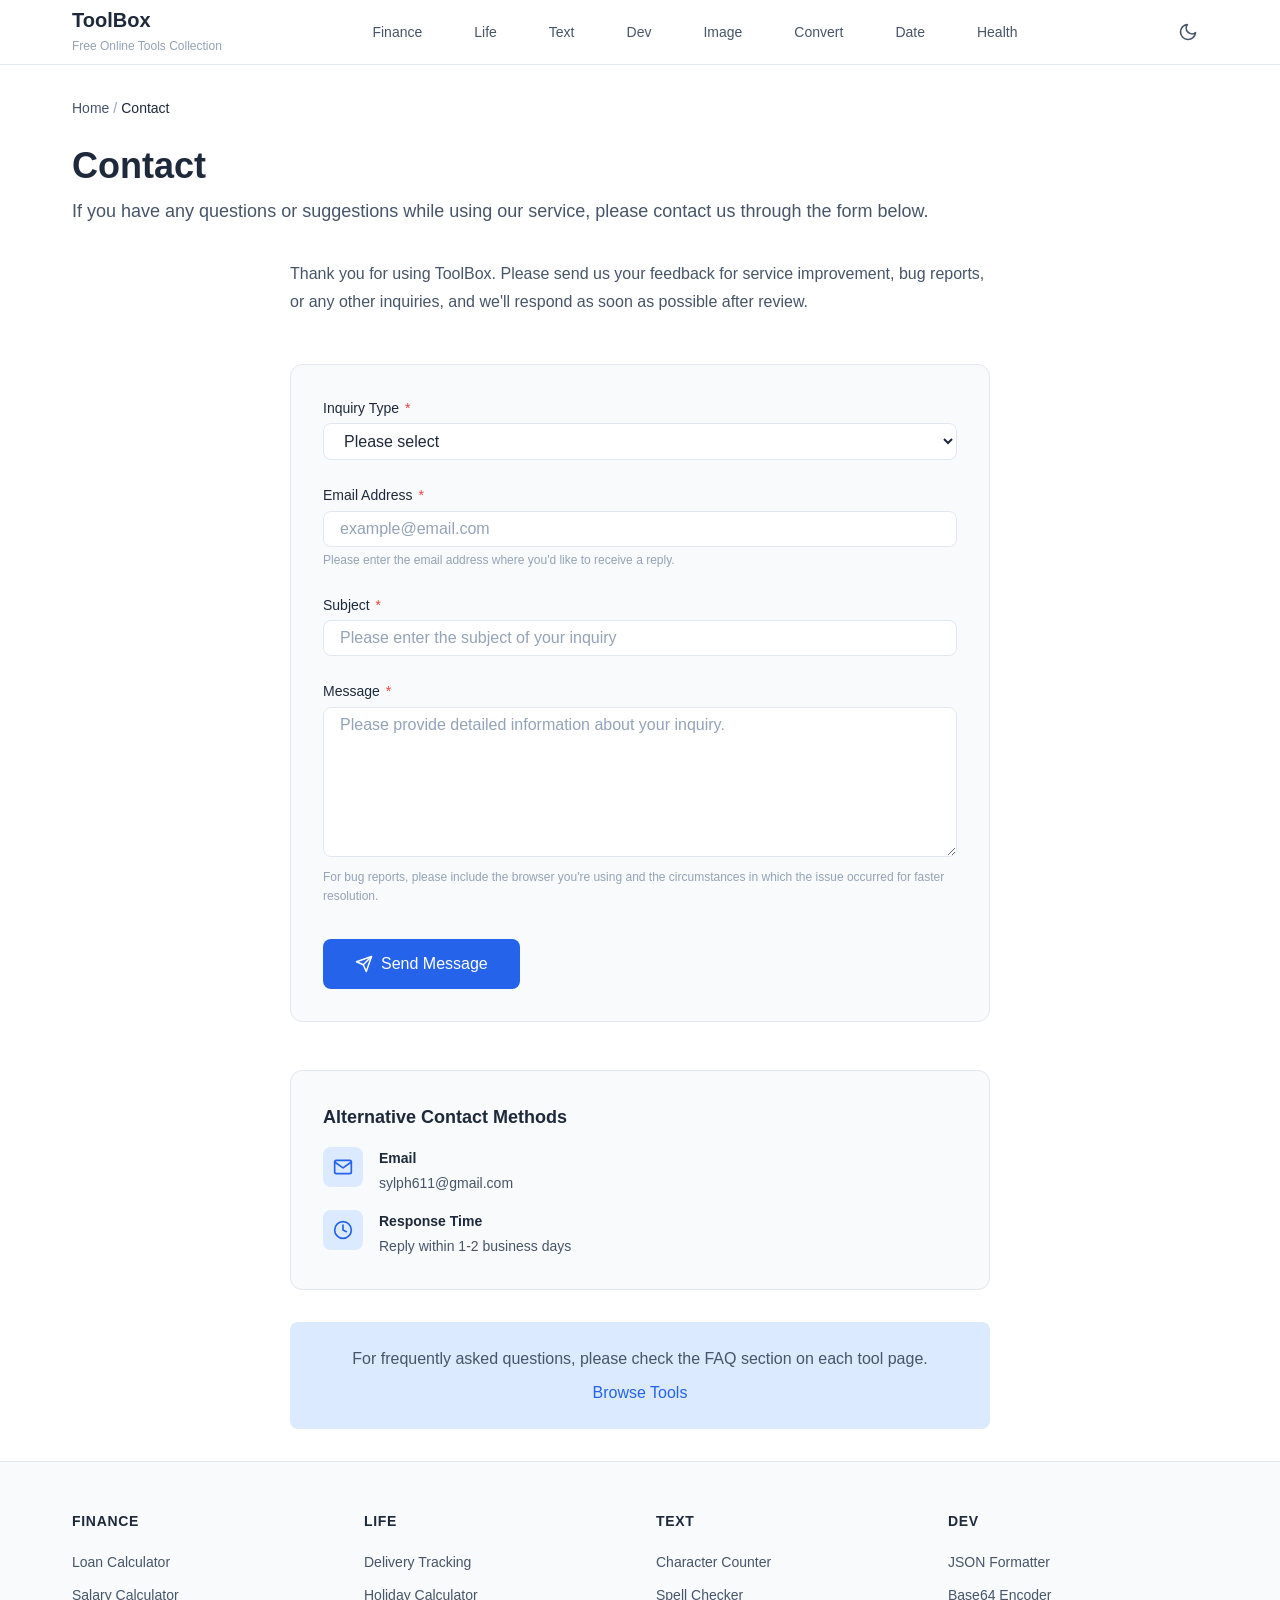
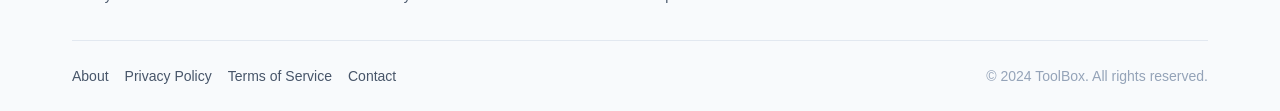
<file: pages/contact.html>
<!DOCTYPE html>
<html lang="en">
<head>
  <meta charset="UTF-8">
  <meta name="viewport" content="width=device-width, initial-scale=1.0">

  <title>Contact | ToolBox</title>
  <meta name="description" content="Have questions or suggestions while using ToolBox? Contact us and we'll respond as soon as possible.">
  <meta name="robots" content="index, follow">
  <link rel="canonical" href="https://judysylph.com/pages/contact.html">

  <link rel="icon" type="image/x-icon" href="/assets/images/favicon.ico">
  <link rel="stylesheet" href="/assets/css/variables.css">
  <link rel="stylesheet" href="/assets/css/common.css">

  <style>
    .contact-content {
      max-width: 700px;
      margin: 0 auto;
    }

    .contact-intro {
      margin-bottom: var(--spacing-2xl);
    }

    .contact-intro p {
      color: var(--color-text-secondary);
      line-height: var(--line-height-relaxed);
      margin-bottom: var(--spacing-md);
    }

    .contact-form {
      background-color: var(--color-bg-secondary);
      border: 1px solid var(--color-border);
      border-radius: var(--radius-lg);
      padding: var(--spacing-xl);
    }

    .form-group {
      margin-bottom: var(--spacing-lg);
    }

    .form-group:last-of-type {
      margin-bottom: var(--spacing-xl);
    }

    .form-label {
      display: block;
      font-size: var(--font-size-sm);
      font-weight: var(--font-weight-medium);
      color: var(--color-text-primary);
      margin-bottom: var(--spacing-xs);
    }

    .form-label .required {
      color: var(--color-error);
      margin-left: 2px;
    }

    .form-input,
    .form-select,
    .form-textarea {
      width: 100%;
      padding: var(--spacing-sm) var(--spacing-md);
      font-size: var(--font-size-base);
      color: var(--color-text-primary);
      background-color: var(--color-bg-primary);
      border: 1px solid var(--color-border);
      border-radius: var(--radius-md);
      transition: border-color var(--transition-fast), box-shadow var(--transition-fast);
    }

    .form-input:focus,
    .form-select:focus,
    .form-textarea:focus {
      outline: none;
      border-color: var(--color-primary);
      box-shadow: 0 0 0 3px var(--color-primary-light);
    }

    .form-input::placeholder,
    .form-textarea::placeholder {
      color: var(--color-text-tertiary);
    }

    .form-textarea {
      min-height: 150px;
      resize: vertical;
    }

    .form-hint {
      font-size: var(--font-size-xs);
      color: var(--color-text-tertiary);
      margin-top: var(--spacing-xs);
    }

    .btn-submit {
      display: inline-flex;
      align-items: center;
      justify-content: center;
      gap: var(--spacing-sm);
      padding: var(--spacing-md) var(--spacing-xl);
      font-size: var(--font-size-base);
      font-weight: var(--font-weight-medium);
      color: var(--color-text-inverse);
      background-color: var(--color-primary);
      border: none;
      border-radius: var(--radius-md);
      cursor: pointer;
      transition: background-color var(--transition-fast);
    }

    .btn-submit:hover {
      background-color: var(--color-primary-hover);
    }

    .btn-submit svg {
      width: 18px;
      height: 18px;
    }

    /* Contact Info */
    .contact-info {
      margin-top: var(--spacing-2xl);
      padding: var(--spacing-xl);
      background-color: var(--color-bg-secondary);
      border: 1px solid var(--color-border);
      border-radius: var(--radius-lg);
    }

    .contact-info h2 {
      font-size: var(--font-size-lg);
      font-weight: var(--font-weight-semibold);
      color: var(--color-text-primary);
      margin-bottom: var(--spacing-md);
    }

    .info-list {
      display: flex;
      flex-direction: column;
      gap: var(--spacing-md);
    }

    .info-item {
      display: flex;
      align-items: flex-start;
      gap: var(--spacing-md);
    }

    .info-icon {
      width: 40px;
      height: 40px;
      display: flex;
      align-items: center;
      justify-content: center;
      background-color: var(--color-primary-light);
      border-radius: var(--radius-md);
      color: var(--color-primary);
      flex-shrink: 0;
    }

    .info-icon svg {
      width: 20px;
      height: 20px;
    }

    .info-content h3 {
      font-size: var(--font-size-sm);
      font-weight: var(--font-weight-semibold);
      color: var(--color-text-primary);
      margin-bottom: 2px;
    }

    .info-content p {
      font-size: var(--font-size-sm);
      color: var(--color-text-secondary);
    }

    /* FAQ Link */
    .faq-link {
      margin-top: var(--spacing-xl);
      padding: var(--spacing-lg);
      background-color: var(--color-primary-light);
      border-radius: var(--radius-md);
      text-align: center;
    }

    .faq-link p {
      color: var(--color-text-secondary);
      margin-bottom: var(--spacing-sm);
    }

    .faq-link a {
      font-weight: var(--font-weight-medium);
    }

    /* Success Message */
    .success-message {
      display: none;
      padding: var(--spacing-lg);
      background-color: #dcfce7;
      border: 1px solid var(--color-success);
      border-radius: var(--radius-md);
      color: #166534;
      text-align: center;
      margin-bottom: var(--spacing-lg);
    }

    .success-message.show {
      display: block;
    }

    [data-theme="dark"] .success-message {
      background-color: #14532d;
      color: #bbf7d0;
    }
  </style>
</head>
<body>
  <a href="#main-content" class="skip-link">Skip to main content</a>

  <!-- Header -->
  <header class="site-header">
    <div class="header-container">
      <div class="site-brand">
        <a href="/"><span class="site-name">ToolBox</span></a>
        <span class="site-tagline">Free Online Tools Collection</span>
      </div>

      <nav class="main-nav" aria-label="Main menu">
        <ul class="nav-list">
          <li class="nav-item"><a href="/tools/finance/">Finance</a></li>
          <li class="nav-item"><a href="/tools/life/">Life</a></li>
          <li class="nav-item"><a href="/tools/text/">Text</a></li>
          <li class="nav-item"><a href="/tools/dev/">Dev</a></li>
          <li class="nav-item"><a href="/tools/image/">Image</a></li>
          <li class="nav-item"><a href="/tools/convert/">Convert</a></li>
          <li class="nav-item"><a href="/tools/date/">Date</a></li>
          <li class="nav-item"><a href="/tools/health/">Health</a></li>
        </ul>
      </nav>

      <div class="header-utils">
        <button type="button" class="btn-icon theme-toggle" aria-label="Toggle dark mode">
          <svg class="icon-moon" xmlns="http://www.w3.org/2000/svg" width="20" height="20" viewBox="0 0 24 24" fill="none" stroke="currentColor" stroke-width="2" stroke-linecap="round" stroke-linejoin="round"><path d="M21 12.79A9 9 0 1 1 11.21 3 7 7 0 0 0 21 12.79z"></path></svg>
          <svg class="icon-sun" xmlns="http://www.w3.org/2000/svg" width="20" height="20" viewBox="0 0 24 24" fill="none" stroke="currentColor" stroke-width="2" stroke-linecap="round" stroke-linejoin="round" style="display: none;"><circle cx="12" cy="12" r="5"></circle><line x1="12" y1="1" x2="12" y2="3"></line><line x1="12" y1="21" x2="12" y2="23"></line><line x1="4.22" y1="4.22" x2="5.64" y2="5.64"></line><line x1="18.36" y1="18.36" x2="19.78" y2="19.78"></line><line x1="1" y1="12" x2="3" y2="12"></line><line x1="21" y1="12" x2="23" y2="12"></line><line x1="4.22" y1="19.78" x2="5.64" y2="18.36"></line><line x1="18.36" y1="5.64" x2="19.78" y2="4.22"></line></svg>
        </button>
        <button type="button" class="btn-icon mobile-menu-toggle" aria-label="Open menu" aria-expanded="false" aria-controls="mobile-nav">
          <svg class="icon-menu" xmlns="http://www.w3.org/2000/svg" width="20" height="20" viewBox="0 0 24 24" fill="none" stroke="currentColor" stroke-width="2" stroke-linecap="round" stroke-linejoin="round"><line x1="3" y1="12" x2="21" y2="12"></line><line x1="3" y1="6" x2="21" y2="6"></line><line x1="3" y1="18" x2="21" y2="18"></line></svg>
          <svg class="icon-close" xmlns="http://www.w3.org/2000/svg" width="20" height="20" viewBox="0 0 24 24" fill="none" stroke="currentColor" stroke-width="2" stroke-linecap="round" stroke-linejoin="round"><line x1="18" y1="6" x2="6" y2="18"></line><line x1="6" y1="6" x2="18" y2="18"></line></svg>
        </button>
      </div>
    </div>

    <nav id="mobile-nav" class="mobile-nav" aria-label="Mobile menu">
      <ul class="mobile-nav-list">
        <li class="mobile-nav-item"><a href="/tools/finance/">Finance</a></li>
        <li class="mobile-nav-item"><a href="/tools/life/">Life</a></li>
        <li class="mobile-nav-item"><a href="/tools/text/">Text</a></li>
        <li class="mobile-nav-item"><a href="/tools/dev/">Dev</a></li>
        <li class="mobile-nav-item"><a href="/tools/image/">Image</a></li>
        <li class="mobile-nav-item"><a href="/tools/convert/">Convert</a></li>
        <li class="mobile-nav-item"><a href="/tools/date/">Date</a></li>
        <li class="mobile-nav-item"><a href="/tools/health/">Health</a></li>
      </ul>
    </nav>
  </header>

  <!-- Main Content -->
  <main id="main-content" class="site-main">
    <div class="container">
      <nav class="breadcrumb" aria-label="Breadcrumb">
        <ol class="breadcrumb-list">
          <li class="breadcrumb-item"><a href="/">Home</a></li>
          <li class="breadcrumb-item" aria-current="page">Contact</li>
        </ol>
      </nav>

      <header class="page-header">
        <h1 class="page-title">Contact</h1>
        <p class="page-description">
          If you have any questions or suggestions while using our service, please contact us through the form below.
        </p>
      </header>

      <div class="contact-content">
        <div class="contact-intro">
          <p>
            Thank you for using ToolBox.
            Please send us your feedback for service improvement, bug reports, or any other inquiries,
            and we'll respond as soon as possible after review.
          </p>
        </div>

        <!-- Success Message -->
        <div id="success-message" class="success-message" role="alert">
          Your inquiry has been successfully submitted. We'll respond after review.
        </div>

        <!-- Contact Form -->
        <form id="contact-form" class="contact-form" action="#" method="POST">
          <div class="form-group">
            <label for="contact-type" class="form-label">
              Inquiry Type <span class="required">*</span>
            </label>
            <select id="contact-type" name="type" class="form-select" required>
              <option value="">Please select</option>
              <option value="general">General Inquiry</option>
              <option value="bug">Bug Report</option>
              <option value="suggestion">Feature Suggestion</option>
              <option value="partnership">Partnership Inquiry</option>
              <option value="other">Other</option>
            </select>
          </div>

          <div class="form-group">
            <label for="contact-email" class="form-label">
              Email Address <span class="required">*</span>
            </label>
            <input
              type="email"
              id="contact-email"
              name="email"
              class="form-input"
              placeholder="example@email.com"
              required
            >
            <p class="form-hint">Please enter the email address where you'd like to receive a reply.</p>
          </div>

          <div class="form-group">
            <label for="contact-subject" class="form-label">
              Subject <span class="required">*</span>
            </label>
            <input
              type="text"
              id="contact-subject"
              name="subject"
              class="form-input"
              placeholder="Please enter the subject of your inquiry"
              required
            >
          </div>

          <div class="form-group">
            <label for="contact-message" class="form-label">
              Message <span class="required">*</span>
            </label>
            <textarea
              id="contact-message"
              name="message"
              class="form-textarea"
              placeholder="Please provide detailed information about your inquiry."
              required
            ></textarea>
            <p class="form-hint">For bug reports, please include the browser you're using and the circumstances in which the issue occurred for faster resolution.</p>
          </div>

          <button type="submit" class="btn-submit">
            <svg xmlns="http://www.w3.org/2000/svg" width="18" height="18" viewBox="0 0 24 24" fill="none" stroke="currentColor" stroke-width="2" stroke-linecap="round" stroke-linejoin="round">
              <line x1="22" y1="2" x2="11" y2="13"></line>
              <polygon points="22 2 15 22 11 13 2 9 22 2"></polygon>
            </svg>
            Send Message
          </button>
        </form>

        <!-- Contact Info -->
        <div class="contact-info">
          <h2>Alternative Contact Methods</h2>
          <div class="info-list">
            <div class="info-item">
              <div class="info-icon">
                <svg xmlns="http://www.w3.org/2000/svg" width="20" height="20" viewBox="0 0 24 24" fill="none" stroke="currentColor" stroke-width="2" stroke-linecap="round" stroke-linejoin="round">
                  <path d="M4 4h16c1.1 0 2 .9 2 2v12c0 1.1-.9 2-2 2H4c-1.1 0-2-.9-2-2V6c0-1.1.9-2 2-2z"></path>
                  <polyline points="22,6 12,13 2,6"></polyline>
                </svg>
              </div>
              <div class="info-content">
                <h3>Email</h3>
                <p>sylph611@gmail.com</p>
              </div>
            </div>

            <div class="info-item">
              <div class="info-icon">
                <svg xmlns="http://www.w3.org/2000/svg" width="20" height="20" viewBox="0 0 24 24" fill="none" stroke="currentColor" stroke-width="2" stroke-linecap="round" stroke-linejoin="round">
                  <circle cx="12" cy="12" r="10"></circle>
                  <polyline points="12 6 12 12 16 14"></polyline>
                </svg>
              </div>
              <div class="info-content">
                <h3>Response Time</h3>
                <p>Reply within 1-2 business days</p>
              </div>
            </div>
          </div>
        </div>

        <!-- FAQ Link -->
        <div class="faq-link">
          <p>For frequently asked questions, please check the FAQ section on each tool page.</p>
          <a href="/">Browse Tools</a>
        </div>
      </div>
    </div>
  </main>

  <!-- Footer -->
  <footer class="site-footer">
    <div class="footer-container">
      <div class="footer-nav">
        <div class="footer-section">
          <h3>Finance</h3>
          <ul class="footer-links">
            <li><a href="/tools/finance/loan-calculator.html">Loan Calculator</a></li>
            <li><a href="/tools/finance/salary-calculator.html">Salary Calculator</a></li>
          </ul>
        </div>
        <div class="footer-section">
          <h3>Life</h3>
          <ul class="footer-links">
            <li><a href="/tools/life/delivery-tracking.html">Delivery Tracking</a></li>
            <li><a href="/tools/life/holiday-calculator.html">Holiday Calculator</a></li>
          </ul>
        </div>
        <div class="footer-section">
          <h3>Text</h3>
          <ul class="footer-links">
            <li><a href="/tools/text/char-counter.html">Character Counter</a></li>
            <li><a href="/tools/text/spell-checker.html">Spell Checker</a></li>
          </ul>
        </div>
        <div class="footer-section">
          <h3>Dev</h3>
          <ul class="footer-links">
            <li><a href="/tools/dev/json-formatter.html">JSON Formatter</a></li>
            <li><a href="/tools/dev/base64-encoder.html">Base64 Encoder</a></li>
          </ul>
        </div>
      </div>

      <div class="footer-bottom">
        <nav class="footer-legal" aria-label="Legal information">
          <a href="/pages/about.html">About</a>
          <a href="/pages/privacy-policy.html">Privacy Policy</a>
          <a href="/pages/terms-of-service.html">Terms of Service</a>
          <a href="/pages/contact.html">Contact</a>
        </nav>
        <p class="footer-copyright">&copy; 2024 ToolBox. All rights reserved.</p>
      </div>
    </div>
  </footer>

  <script src="/assets/js/common.js"></script>
  <script>
    // Simple form handling (demo purposes - replace with actual backend)
    document.getElementById('contact-form').addEventListener('submit', function(e) {
      e.preventDefault();

      // Show success message
      document.getElementById('success-message').classList.add('show');

      // Reset form
      this.reset();

      // Scroll to success message
      document.getElementById('success-message').scrollIntoView({ behavior: 'smooth' });

      // Hide success message after 5 seconds
      setTimeout(function() {
        document.getElementById('success-message').classList.remove('show');
      }, 5000);
    });
  </script>
</body>
</html>
</file>
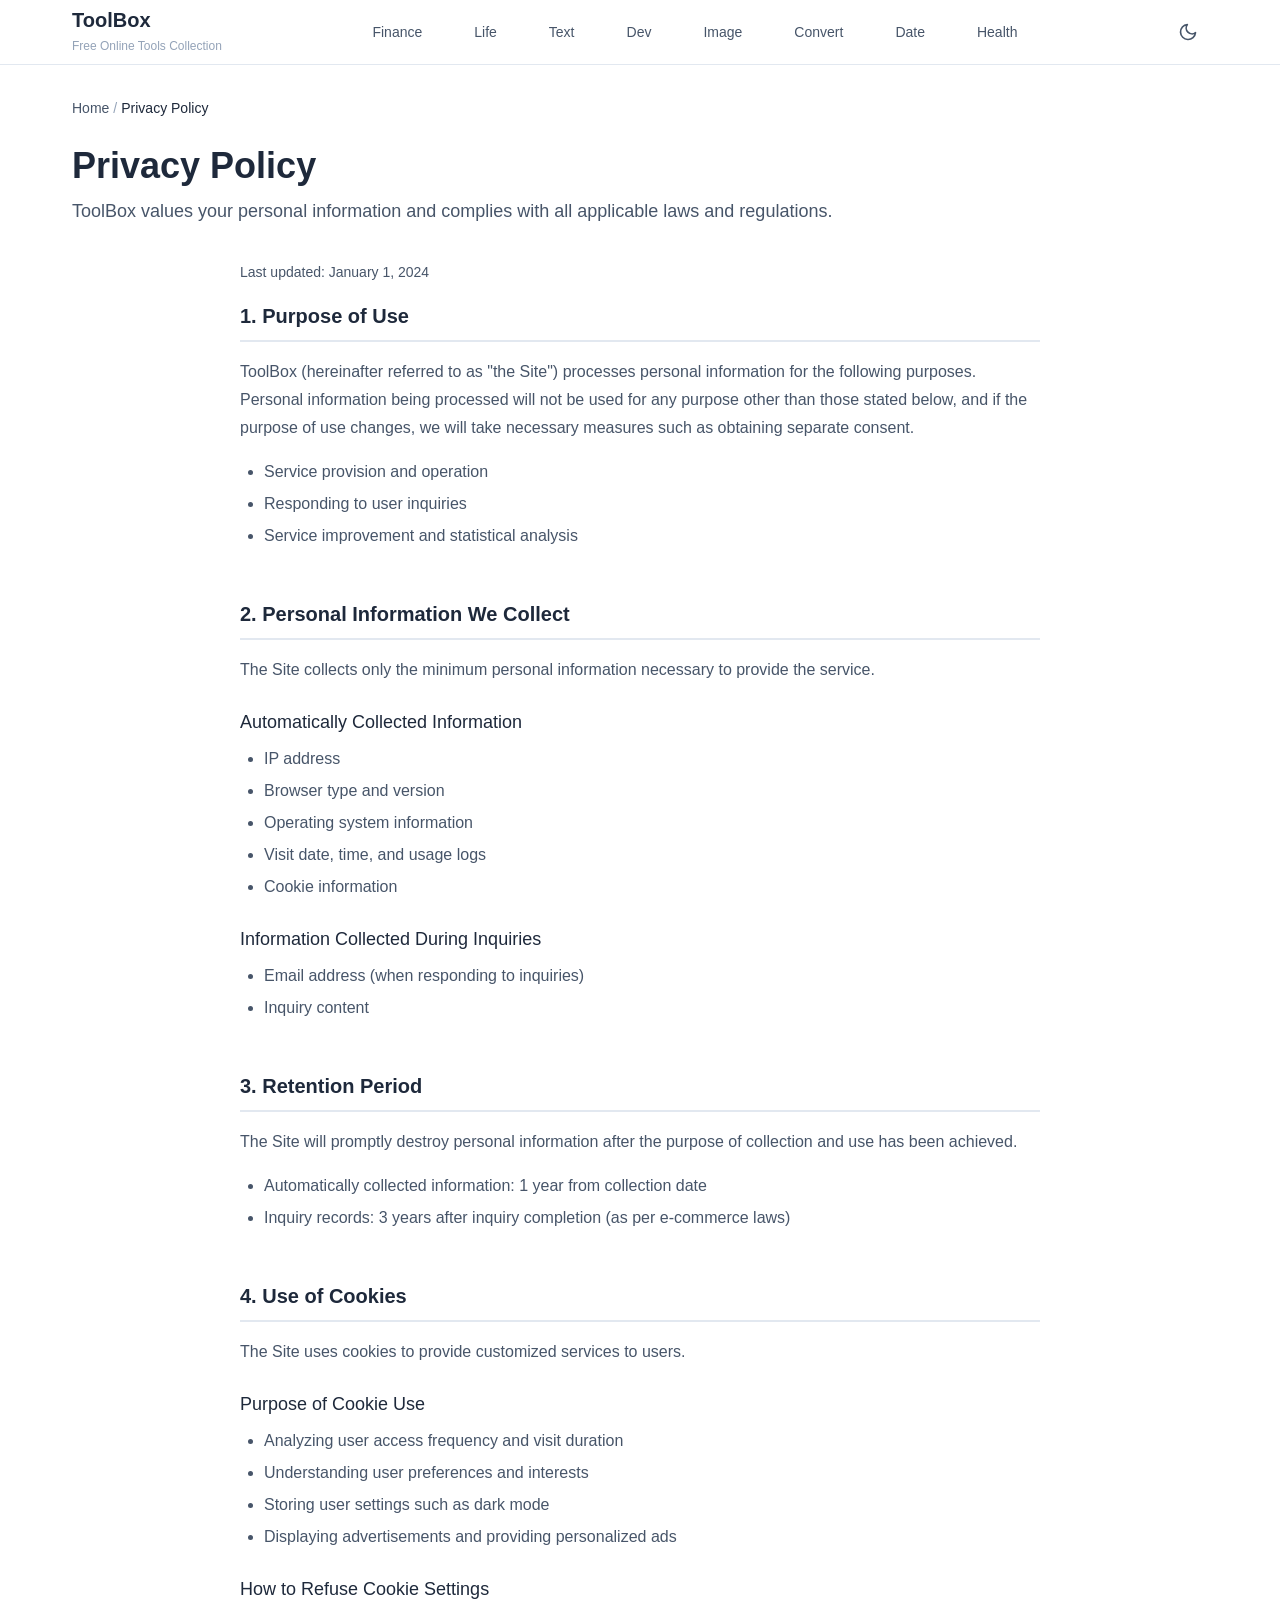
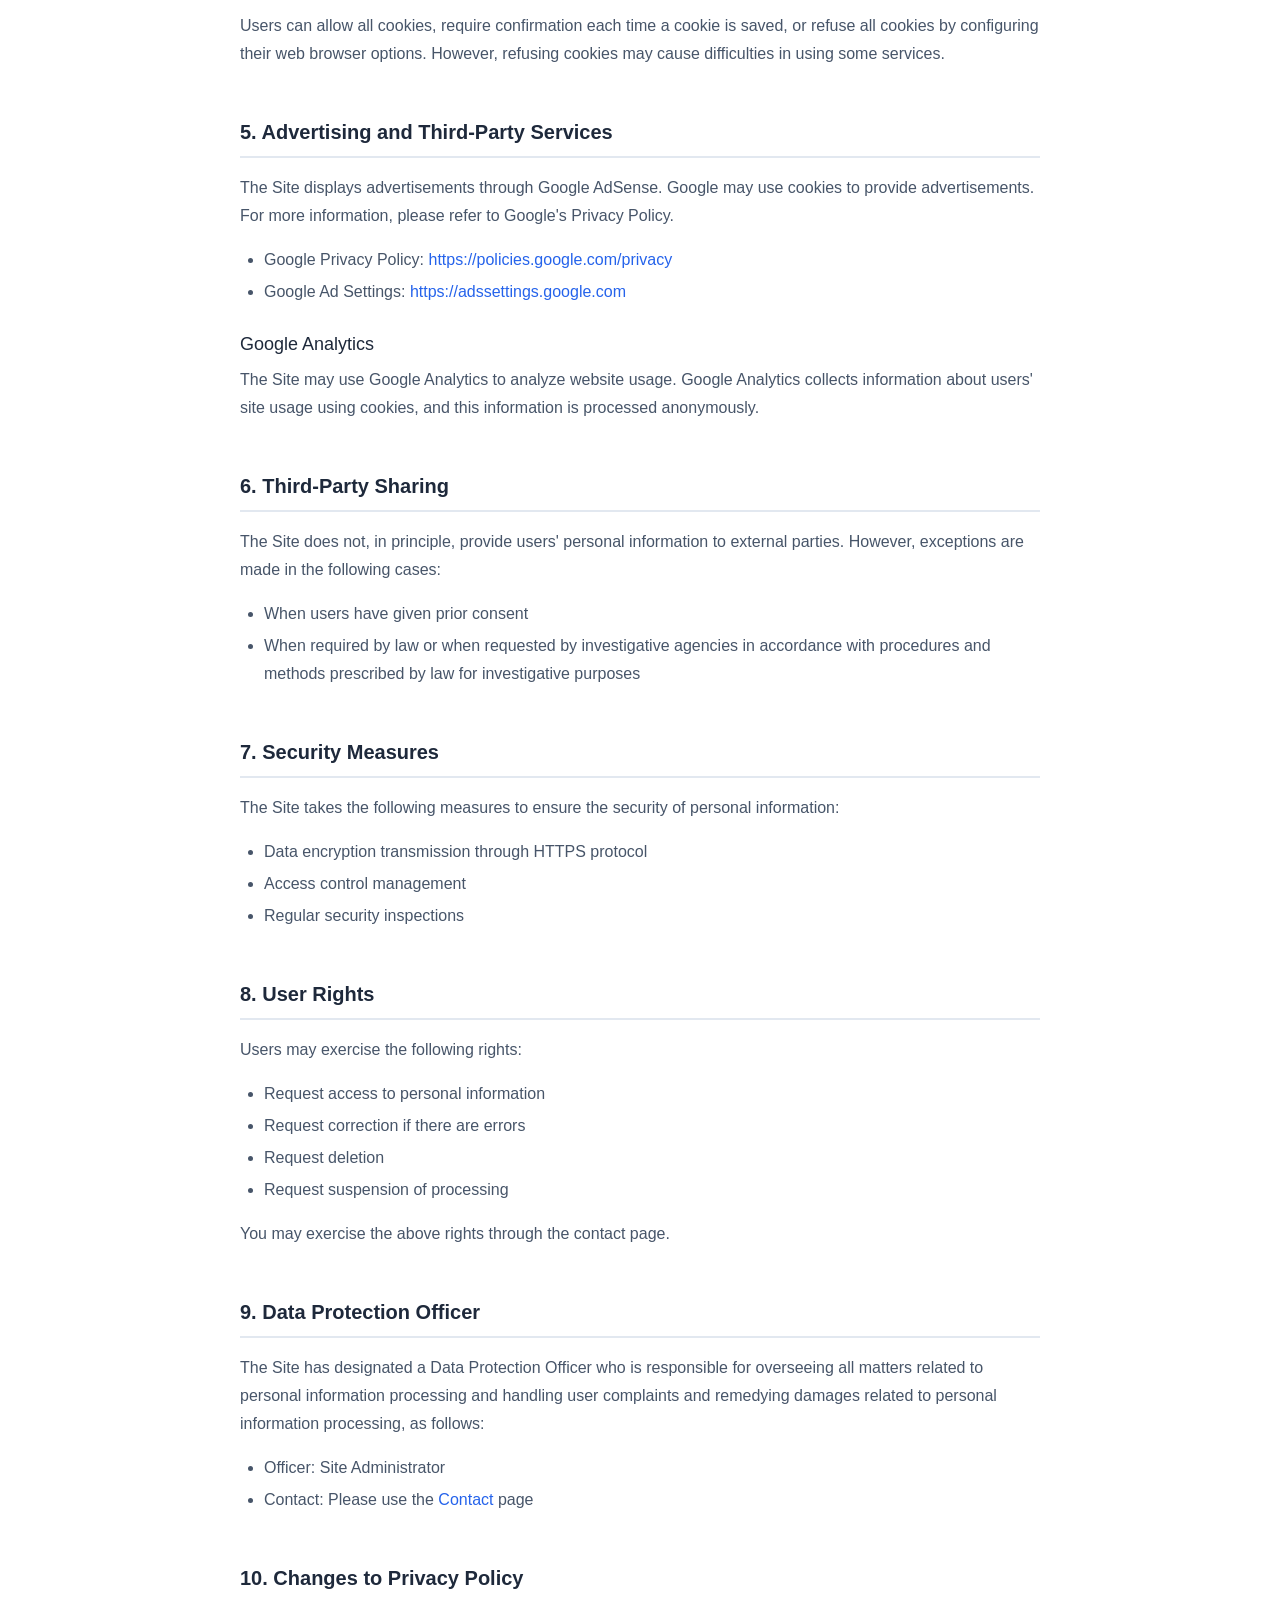
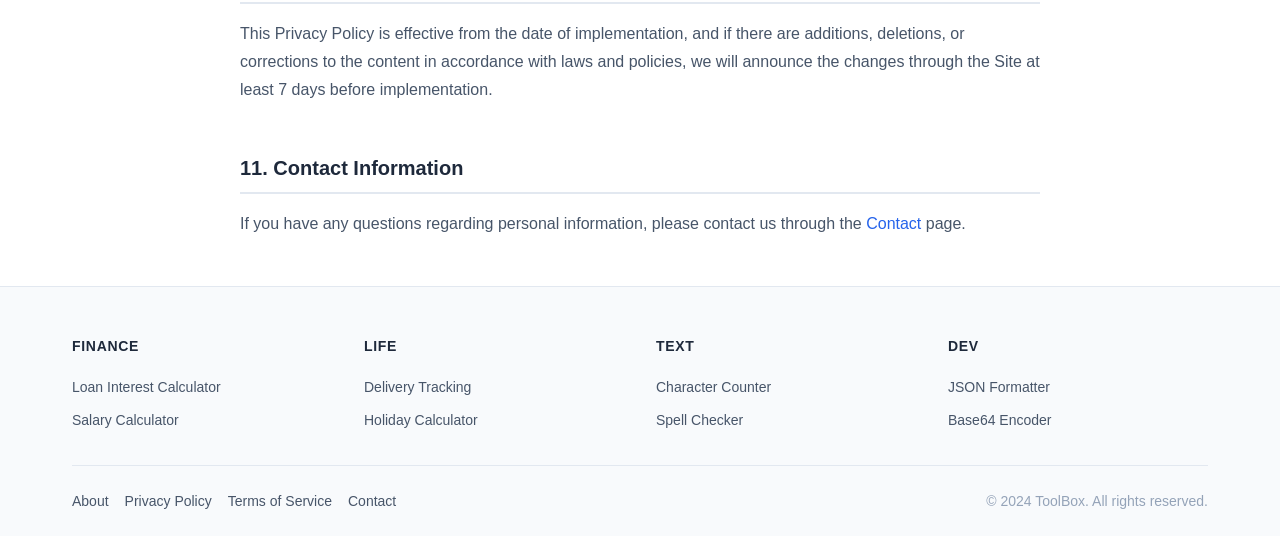
<file: pages/privacy-policy.html>
<!DOCTYPE html>
<html lang="en">
<head>
  <meta charset="UTF-8">
  <meta name="viewport" content="width=device-width, initial-scale=1.0">

  <title>Privacy Policy | ToolBox</title>
  <meta name="description" content="ToolBox Privacy Policy. Information about personal data collection and use, cookie policy, and advertising policy.">
  <meta name="robots" content="index, follow">
  <link rel="canonical" href="https://judysylph.com/pages/privacy-policy.html">

  <link rel="icon" type="image/x-icon" href="/assets/images/favicon.ico">
  <link rel="stylesheet" href="/assets/css/variables.css">
  <link rel="stylesheet" href="/assets/css/common.css">

  <style>
    .policy-content {
      max-width: 800px;
      margin: 0 auto;
    }

    .policy-content h2 {
      font-size: var(--font-size-xl);
      font-weight: var(--font-weight-semibold);
      color: var(--color-text-primary);
      margin-top: var(--spacing-2xl);
      margin-bottom: var(--spacing-md);
      padding-bottom: var(--spacing-sm);
      border-bottom: 2px solid var(--color-border);
    }

    .policy-content h2:first-of-type {
      margin-top: 0;
    }

    .policy-content h3 {
      font-size: var(--font-size-lg);
      font-weight: var(--font-weight-medium);
      color: var(--color-text-primary);
      margin-top: var(--spacing-lg);
      margin-bottom: var(--spacing-sm);
    }

    .policy-content p {
      color: var(--color-text-secondary);
      line-height: var(--line-height-relaxed);
      margin-bottom: var(--spacing-md);
    }

    .policy-content ul,
    .policy-content ol {
      color: var(--color-text-secondary);
      line-height: var(--line-height-relaxed);
      margin-bottom: var(--spacing-md);
      padding-left: var(--spacing-lg);
    }

    .policy-content ul {
      list-style: disc;
    }

    .policy-content ol {
      list-style: decimal;
    }

    .policy-content li {
      margin-bottom: var(--spacing-xs);
    }

    .policy-content table {
      width: 100%;
      border-collapse: collapse;
      margin-bottom: var(--spacing-md);
    }

    .policy-content th,
    .policy-content td {
      padding: var(--spacing-sm) var(--spacing-md);
      border: 1px solid var(--color-border);
      text-align: left;
    }

    .policy-content th {
      background-color: var(--color-bg-tertiary);
      font-weight: var(--font-weight-semibold);
    }

    .last-updated {
      color: var(--color-text-tertiary);
      font-size: var(--font-size-sm);
      margin-bottom: var(--spacing-xl);
    }
  </style>
</head>
<body>
  <a href="#main-content" class="skip-link">Skip to main content</a>

  <!-- Header -->
  <header class="site-header">
    <div class="header-container">
      <div class="site-brand">
        <a href="/"><span class="site-name">ToolBox</span></a>
        <span class="site-tagline">Free Online Tools Collection</span>
      </div>

      <nav class="main-nav" aria-label="Main menu">
        <ul class="nav-list">
          <li class="nav-item"><a href="/tools/finance/">Finance</a></li>
          <li class="nav-item"><a href="/tools/life/">Life</a></li>
          <li class="nav-item"><a href="/tools/text/">Text</a></li>
          <li class="nav-item"><a href="/tools/dev/">Dev</a></li>
          <li class="nav-item"><a href="/tools/image/">Image</a></li>
          <li class="nav-item"><a href="/tools/convert/">Convert</a></li>
          <li class="nav-item"><a href="/tools/date/">Date</a></li>
          <li class="nav-item"><a href="/tools/health/">Health</a></li>
        </ul>
      </nav>

      <div class="header-utils">
        <button type="button" class="btn-icon theme-toggle" aria-label="Toggle dark mode">
          <svg class="icon-moon" xmlns="http://www.w3.org/2000/svg" width="20" height="20" viewBox="0 0 24 24" fill="none" stroke="currentColor" stroke-width="2" stroke-linecap="round" stroke-linejoin="round"><path d="M21 12.79A9 9 0 1 1 11.21 3 7 7 0 0 0 21 12.79z"></path></svg>
          <svg class="icon-sun" xmlns="http://www.w3.org/2000/svg" width="20" height="20" viewBox="0 0 24 24" fill="none" stroke="currentColor" stroke-width="2" stroke-linecap="round" stroke-linejoin="round" style="display: none;"><circle cx="12" cy="12" r="5"></circle><line x1="12" y1="1" x2="12" y2="3"></line><line x1="12" y1="21" x2="12" y2="23"></line><line x1="4.22" y1="4.22" x2="5.64" y2="5.64"></line><line x1="18.36" y1="18.36" x2="19.78" y2="19.78"></line><line x1="1" y1="12" x2="3" y2="12"></line><line x1="21" y1="12" x2="23" y2="12"></line><line x1="4.22" y1="19.78" x2="5.64" y2="18.36"></line><line x1="18.36" y1="5.64" x2="19.78" y2="4.22"></line></svg>
        </button>
        <button type="button" class="btn-icon mobile-menu-toggle" aria-label="Open menu" aria-expanded="false" aria-controls="mobile-nav">
          <svg class="icon-menu" xmlns="http://www.w3.org/2000/svg" width="20" height="20" viewBox="0 0 24 24" fill="none" stroke="currentColor" stroke-width="2" stroke-linecap="round" stroke-linejoin="round"><line x1="3" y1="12" x2="21" y2="12"></line><line x1="3" y1="6" x2="21" y2="6"></line><line x1="3" y1="18" x2="21" y2="18"></line></svg>
          <svg class="icon-close" xmlns="http://www.w3.org/2000/svg" width="20" height="20" viewBox="0 0 24 24" fill="none" stroke="currentColor" stroke-width="2" stroke-linecap="round" stroke-linejoin="round"><line x1="18" y1="6" x2="6" y2="18"></line><line x1="6" y1="6" x2="18" y2="18"></line></svg>
        </button>
      </div>
    </div>

    <nav id="mobile-nav" class="mobile-nav" aria-label="Mobile menu">
      <ul class="mobile-nav-list">
        <li class="mobile-nav-item"><a href="/tools/finance/">Finance</a></li>
        <li class="mobile-nav-item"><a href="/tools/life/">Life</a></li>
        <li class="mobile-nav-item"><a href="/tools/text/">Text</a></li>
        <li class="mobile-nav-item"><a href="/tools/dev/">Dev</a></li>
        <li class="mobile-nav-item"><a href="/tools/image/">Image</a></li>
        <li class="mobile-nav-item"><a href="/tools/convert/">Convert</a></li>
        <li class="mobile-nav-item"><a href="/tools/date/">Date</a></li>
        <li class="mobile-nav-item"><a href="/tools/health/">Health</a></li>
      </ul>
    </nav>
  </header>

  <!-- Main Content -->
  <main id="main-content" class="site-main">
    <div class="container">
      <nav class="breadcrumb" aria-label="Breadcrumb">
        <ol class="breadcrumb-list">
          <li class="breadcrumb-item"><a href="/">Home</a></li>
          <li class="breadcrumb-item" aria-current="page">Privacy Policy</li>
        </ol>
      </nav>

      <header class="page-header">
        <h1 class="page-title">Privacy Policy</h1>
        <p class="page-description">
          ToolBox values your personal information and complies with all applicable laws and regulations.
        </p>
      </header>

      <div class="policy-content">
        <p class="last-updated">Last updated: January 1, 2024</p>

        <h2>1. Purpose of Use</h2>
        <p>
          ToolBox (hereinafter referred to as "the Site") processes personal information for the following purposes.
          Personal information being processed will not be used for any purpose other than those stated below,
          and if the purpose of use changes, we will take necessary measures such as obtaining separate consent.
        </p>
        <ul>
          <li>Service provision and operation</li>
          <li>Responding to user inquiries</li>
          <li>Service improvement and statistical analysis</li>
        </ul>

        <h2>2. Personal Information We Collect</h2>
        <p>The Site collects only the minimum personal information necessary to provide the service.</p>

        <h3>Automatically Collected Information</h3>
        <ul>
          <li>IP address</li>
          <li>Browser type and version</li>
          <li>Operating system information</li>
          <li>Visit date, time, and usage logs</li>
          <li>Cookie information</li>
        </ul>

        <h3>Information Collected During Inquiries</h3>
        <ul>
          <li>Email address (when responding to inquiries)</li>
          <li>Inquiry content</li>
        </ul>

        <h2>3. Retention Period</h2>
        <p>
          The Site will promptly destroy personal information after the purpose of collection and use has been achieved.
        </p>
        <ul>
          <li>Automatically collected information: 1 year from collection date</li>
          <li>Inquiry records: 3 years after inquiry completion (as per e-commerce laws)</li>
        </ul>

        <h2>4. Use of Cookies</h2>
        <p>
          The Site uses cookies to provide customized services to users.
        </p>

        <h3>Purpose of Cookie Use</h3>
        <ul>
          <li>Analyzing user access frequency and visit duration</li>
          <li>Understanding user preferences and interests</li>
          <li>Storing user settings such as dark mode</li>
          <li>Displaying advertisements and providing personalized ads</li>
        </ul>

        <h3>How to Refuse Cookie Settings</h3>
        <p>
          Users can allow all cookies, require confirmation each time a cookie is saved, or refuse all cookies
          by configuring their web browser options. However, refusing cookies may cause difficulties in using some services.
        </p>

        <h2>5. Advertising and Third-Party Services</h2>
        <p>
          The Site displays advertisements through Google AdSense.
          Google may use cookies to provide advertisements.
          For more information, please refer to Google's Privacy Policy.
        </p>
        <ul>
          <li>Google Privacy Policy: <a href="https://policies.google.com/privacy" target="_blank" rel="noopener noreferrer">https://policies.google.com/privacy</a></li>
          <li>Google Ad Settings: <a href="https://adssettings.google.com" target="_blank" rel="noopener noreferrer">https://adssettings.google.com</a></li>
        </ul>

        <h3>Google Analytics</h3>
        <p>
          The Site may use Google Analytics to analyze website usage.
          Google Analytics collects information about users' site usage using cookies,
          and this information is processed anonymously.
        </p>

        <h2>6. Third-Party Sharing</h2>
        <p>
          The Site does not, in principle, provide users' personal information to external parties.
          However, exceptions are made in the following cases:
        </p>
        <ul>
          <li>When users have given prior consent</li>
          <li>When required by law or when requested by investigative agencies in accordance with
              procedures and methods prescribed by law for investigative purposes</li>
        </ul>

        <h2>7. Security Measures</h2>
        <p>The Site takes the following measures to ensure the security of personal information:</p>
        <ul>
          <li>Data encryption transmission through HTTPS protocol</li>
          <li>Access control management</li>
          <li>Regular security inspections</li>
        </ul>

        <h2>8. User Rights</h2>
        <p>Users may exercise the following rights:</p>
        <ul>
          <li>Request access to personal information</li>
          <li>Request correction if there are errors</li>
          <li>Request deletion</li>
          <li>Request suspension of processing</li>
        </ul>
        <p>
          You may exercise the above rights through the contact page.
        </p>

        <h2>9. Data Protection Officer</h2>
        <p>
          The Site has designated a Data Protection Officer who is responsible for overseeing all matters
          related to personal information processing and handling user complaints and remedying damages
          related to personal information processing, as follows:
        </p>
        <ul>
          <li>Officer: Site Administrator</li>
          <li>Contact: Please use the <a href="/pages/contact.html">Contact</a> page</li>
        </ul>

        <h2>10. Changes to Privacy Policy</h2>
        <p>
          This Privacy Policy is effective from the date of implementation,
          and if there are additions, deletions, or corrections to the content in accordance with laws and policies,
          we will announce the changes through the Site at least 7 days before implementation.
        </p>

        <h2>11. Contact Information</h2>
        <p>
          If you have any questions regarding personal information,
          please contact us through the <a href="/pages/contact.html">Contact</a> page.
        </p>
      </div>
    </div>
  </main>

  <!-- Footer -->
  <footer class="site-footer">
    <div class="footer-container">
      <div class="footer-nav">
        <div class="footer-section">
          <h3>Finance</h3>
          <ul class="footer-links">
            <li><a href="/tools/finance/loan-calculator.html">Loan Interest Calculator</a></li>
            <li><a href="/tools/finance/salary-calculator.html">Salary Calculator</a></li>
          </ul>
        </div>
        <div class="footer-section">
          <h3>Life</h3>
          <ul class="footer-links">
            <li><a href="/tools/life/delivery-tracking.html">Delivery Tracking</a></li>
            <li><a href="/tools/life/holiday-calculator.html">Holiday Calculator</a></li>
          </ul>
        </div>
        <div class="footer-section">
          <h3>Text</h3>
          <ul class="footer-links">
            <li><a href="/tools/text/char-counter.html">Character Counter</a></li>
            <li><a href="/tools/text/spell-checker.html">Spell Checker</a></li>
          </ul>
        </div>
        <div class="footer-section">
          <h3>Dev</h3>
          <ul class="footer-links">
            <li><a href="/tools/dev/json-formatter.html">JSON Formatter</a></li>
            <li><a href="/tools/dev/base64-encoder.html">Base64 Encoder</a></li>
          </ul>
        </div>
      </div>

      <div class="footer-bottom">
        <nav class="footer-legal" aria-label="Legal">
          <a href="/pages/about.html">About</a>
          <a href="/pages/privacy-policy.html">Privacy Policy</a>
          <a href="/pages/terms-of-service.html">Terms of Service</a>
          <a href="/pages/contact.html">Contact</a>
        </nav>
        <p class="footer-copyright">&copy; 2024 ToolBox. All rights reserved.</p>
      </div>
    </div>
  </footer>

  <script src="/assets/js/common.js"></script>
</body>
</html>
</file>
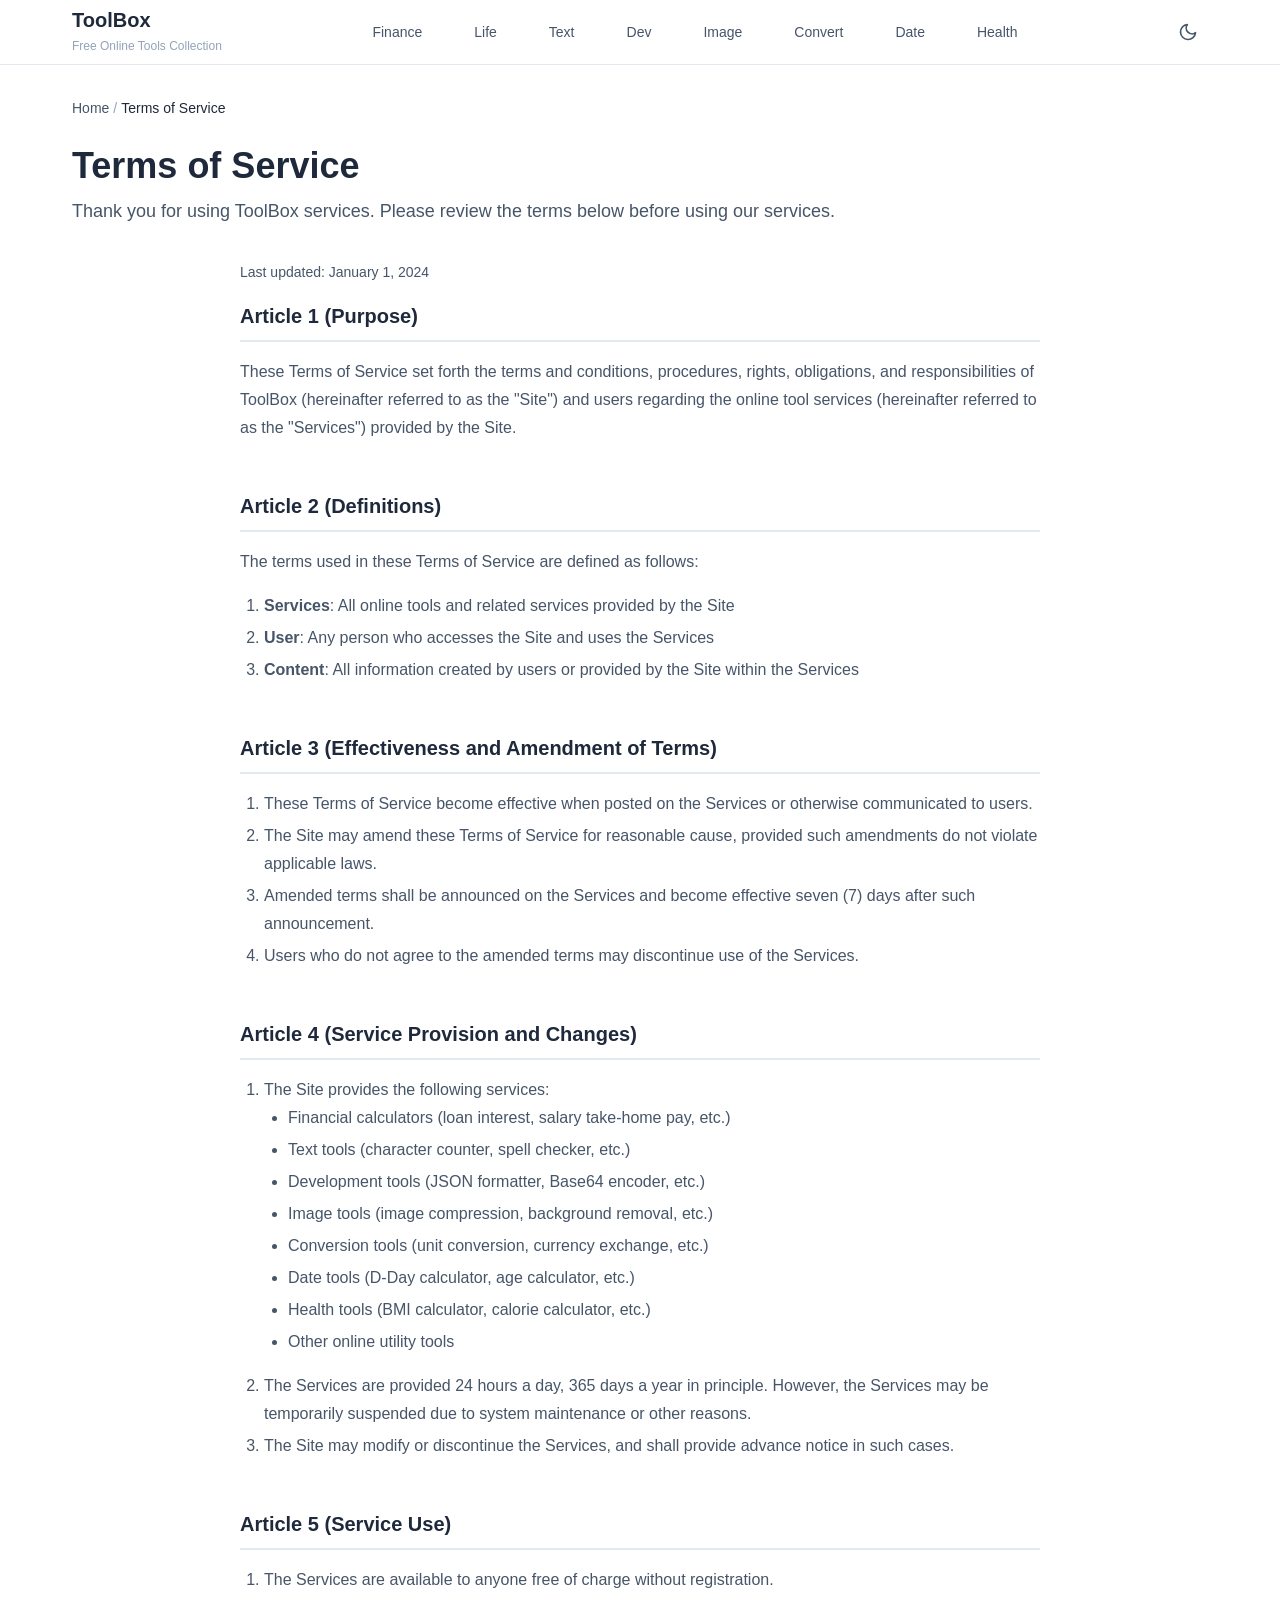
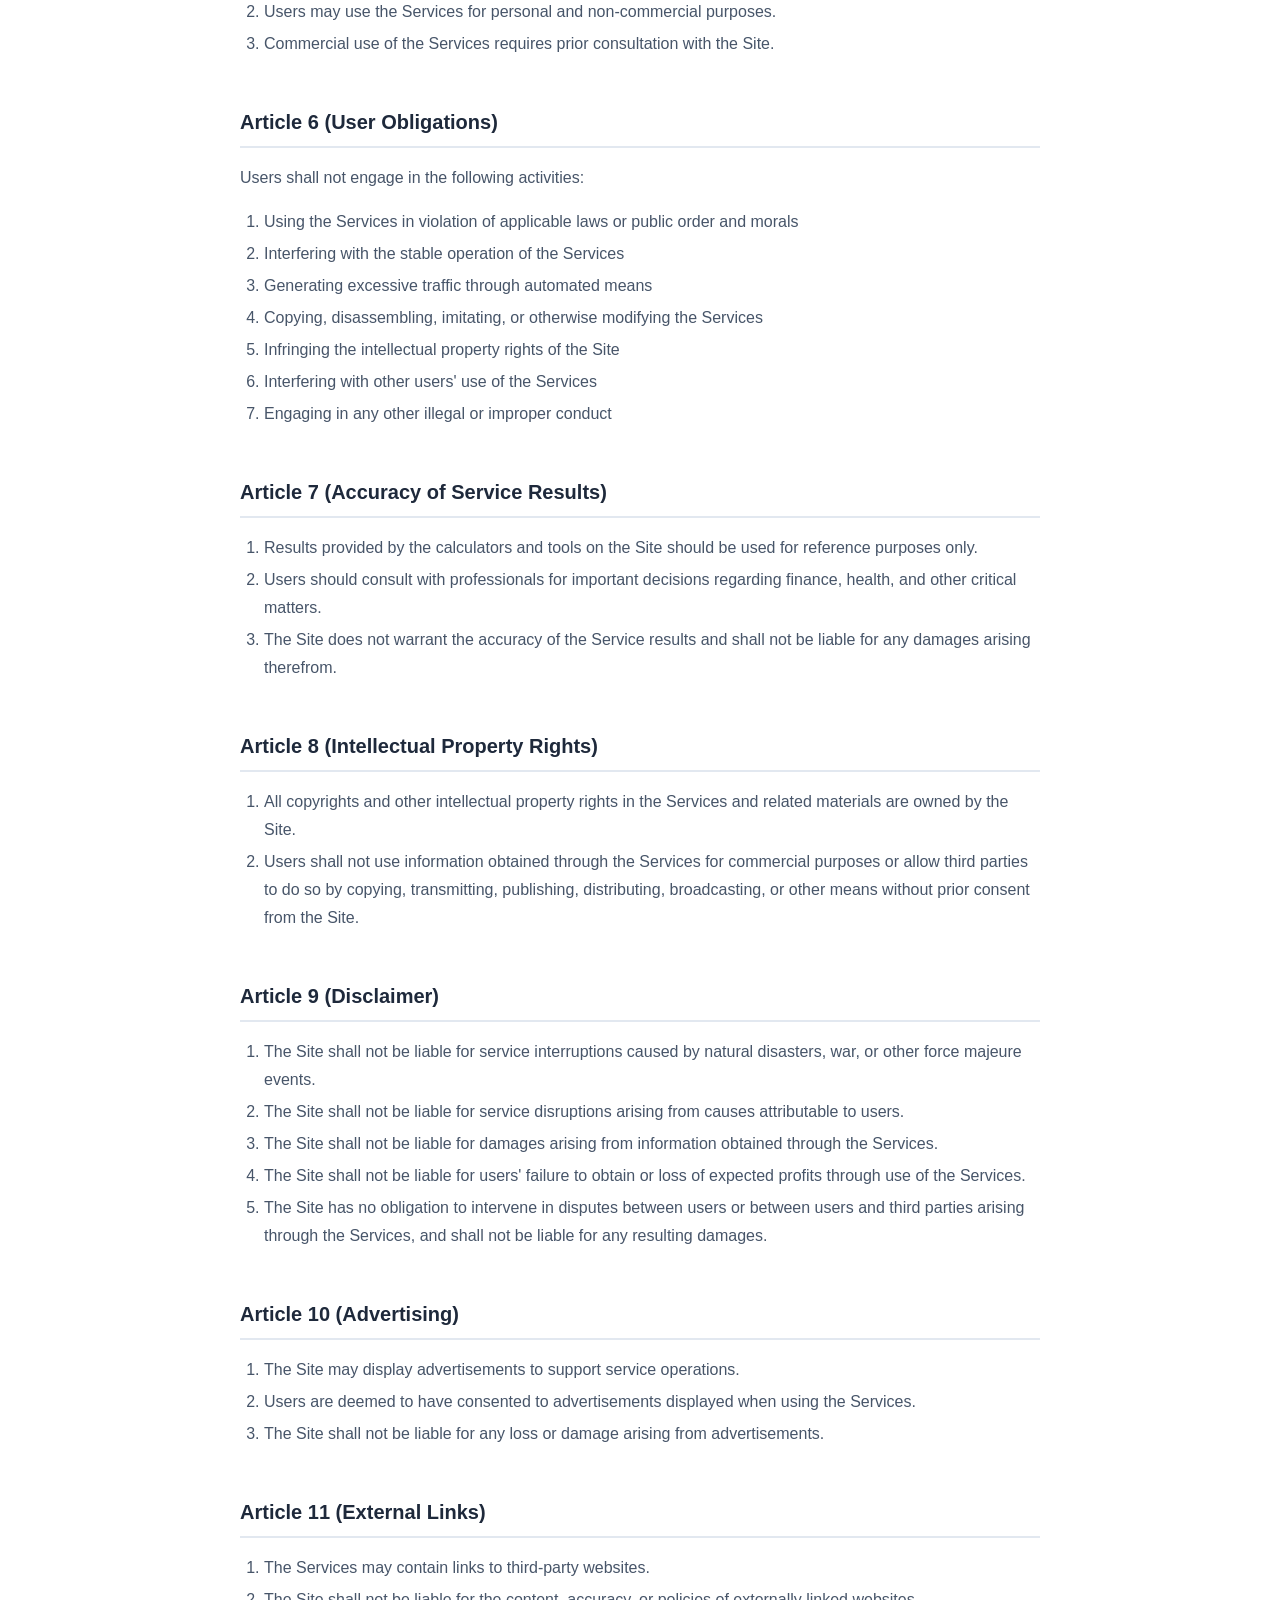
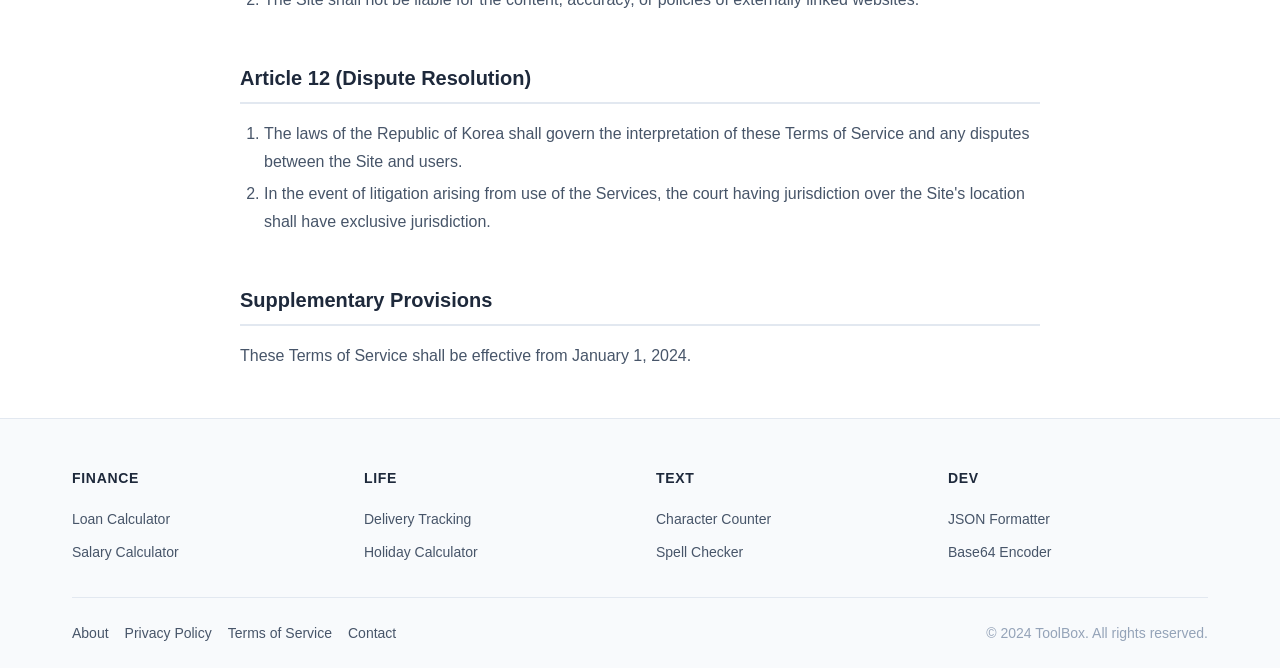
<file: pages/terms-of-service.html>
<!DOCTYPE html>
<html lang="en">
<head>
  <meta charset="UTF-8">
  <meta name="viewport" content="width=device-width, initial-scale=1.0">

  <title>Terms of Service | ToolBox</title>
  <meta name="description" content="ToolBox Terms of Service. This document outlines the basic terms and conditions for using our services.">
  <meta name="robots" content="index, follow">
  <link rel="canonical" href="https://judysylph.com/pages/terms-of-service.html">

  <link rel="icon" type="image/x-icon" href="/assets/images/favicon.ico">
  <link rel="stylesheet" href="/assets/css/variables.css">
  <link rel="stylesheet" href="/assets/css/common.css">

  <style>
    .policy-content {
      max-width: 800px;
      margin: 0 auto;
    }

    .policy-content h2 {
      font-size: var(--font-size-xl);
      font-weight: var(--font-weight-semibold);
      color: var(--color-text-primary);
      margin-top: var(--spacing-2xl);
      margin-bottom: var(--spacing-md);
      padding-bottom: var(--spacing-sm);
      border-bottom: 2px solid var(--color-border);
    }

    .policy-content h2:first-of-type {
      margin-top: 0;
    }

    .policy-content h3 {
      font-size: var(--font-size-lg);
      font-weight: var(--font-weight-medium);
      color: var(--color-text-primary);
      margin-top: var(--spacing-lg);
      margin-bottom: var(--spacing-sm);
    }

    .policy-content p {
      color: var(--color-text-secondary);
      line-height: var(--line-height-relaxed);
      margin-bottom: var(--spacing-md);
    }

    .policy-content ul,
    .policy-content ol {
      color: var(--color-text-secondary);
      line-height: var(--line-height-relaxed);
      margin-bottom: var(--spacing-md);
      padding-left: var(--spacing-lg);
    }

    .policy-content ul {
      list-style: disc;
    }

    .policy-content ol {
      list-style: decimal;
    }

    .policy-content li {
      margin-bottom: var(--spacing-xs);
    }

    .last-updated {
      color: var(--color-text-tertiary);
      font-size: var(--font-size-sm);
      margin-bottom: var(--spacing-xl);
    }
  </style>
</head>
<body>
  <a href="#main-content" class="skip-link">Skip to main content</a>

  <!-- Header -->
  <header class="site-header">
    <div class="header-container">
      <div class="site-brand">
        <a href="/"><span class="site-name">ToolBox</span></a>
        <span class="site-tagline">Free Online Tools Collection</span>
      </div>

      <nav class="main-nav" aria-label="Main menu">
        <ul class="nav-list">
          <li class="nav-item"><a href="/tools/finance/">Finance</a></li>
          <li class="nav-item"><a href="/tools/life/">Life</a></li>
          <li class="nav-item"><a href="/tools/text/">Text</a></li>
          <li class="nav-item"><a href="/tools/dev/">Dev</a></li>
          <li class="nav-item"><a href="/tools/image/">Image</a></li>
          <li class="nav-item"><a href="/tools/convert/">Convert</a></li>
          <li class="nav-item"><a href="/tools/date/">Date</a></li>
          <li class="nav-item"><a href="/tools/health/">Health</a></li>
        </ul>
      </nav>

      <div class="header-utils">
        <button type="button" class="btn-icon theme-toggle" aria-label="Toggle dark mode">
          <svg class="icon-moon" xmlns="http://www.w3.org/2000/svg" width="20" height="20" viewBox="0 0 24 24" fill="none" stroke="currentColor" stroke-width="2" stroke-linecap="round" stroke-linejoin="round"><path d="M21 12.79A9 9 0 1 1 11.21 3 7 7 0 0 0 21 12.79z"></path></svg>
          <svg class="icon-sun" xmlns="http://www.w3.org/2000/svg" width="20" height="20" viewBox="0 0 24 24" fill="none" stroke="currentColor" stroke-width="2" stroke-linecap="round" stroke-linejoin="round" style="display: none;"><circle cx="12" cy="12" r="5"></circle><line x1="12" y1="1" x2="12" y2="3"></line><line x1="12" y1="21" x2="12" y2="23"></line><line x1="4.22" y1="4.22" x2="5.64" y2="5.64"></line><line x1="18.36" y1="18.36" x2="19.78" y2="19.78"></line><line x1="1" y1="12" x2="3" y2="12"></line><line x1="21" y1="12" x2="23" y2="12"></line><line x1="4.22" y1="19.78" x2="5.64" y2="18.36"></line><line x1="18.36" y1="5.64" x2="19.78" y2="4.22"></line></svg>
        </button>
        <button type="button" class="btn-icon mobile-menu-toggle" aria-label="Open menu" aria-expanded="false" aria-controls="mobile-nav">
          <svg class="icon-menu" xmlns="http://www.w3.org/2000/svg" width="20" height="20" viewBox="0 0 24 24" fill="none" stroke="currentColor" stroke-width="2" stroke-linecap="round" stroke-linejoin="round"><line x1="3" y1="12" x2="21" y2="12"></line><line x1="3" y1="6" x2="21" y2="6"></line><line x1="3" y1="18" x2="21" y2="18"></line></svg>
          <svg class="icon-close" xmlns="http://www.w3.org/2000/svg" width="20" height="20" viewBox="0 0 24 24" fill="none" stroke="currentColor" stroke-width="2" stroke-linecap="round" stroke-linejoin="round"><line x1="18" y1="6" x2="6" y2="18"></line><line x1="6" y1="6" x2="18" y2="18"></line></svg>
        </button>
      </div>
    </div>

    <nav id="mobile-nav" class="mobile-nav" aria-label="Mobile menu">
      <ul class="mobile-nav-list">
        <li class="mobile-nav-item"><a href="/tools/finance/">Finance</a></li>
        <li class="mobile-nav-item"><a href="/tools/life/">Life</a></li>
        <li class="mobile-nav-item"><a href="/tools/text/">Text</a></li>
        <li class="mobile-nav-item"><a href="/tools/dev/">Dev</a></li>
        <li class="mobile-nav-item"><a href="/tools/image/">Image</a></li>
        <li class="mobile-nav-item"><a href="/tools/convert/">Convert</a></li>
        <li class="mobile-nav-item"><a href="/tools/date/">Date</a></li>
        <li class="mobile-nav-item"><a href="/tools/health/">Health</a></li>
      </ul>
    </nav>
  </header>

  <!-- Main Content -->
  <main id="main-content" class="site-main">
    <div class="container">
      <nav class="breadcrumb" aria-label="Breadcrumb">
        <ol class="breadcrumb-list">
          <li class="breadcrumb-item"><a href="/">Home</a></li>
          <li class="breadcrumb-item" aria-current="page">Terms of Service</li>
        </ol>
      </nav>

      <header class="page-header">
        <h1 class="page-title">Terms of Service</h1>
        <p class="page-description">
          Thank you for using ToolBox services. Please review the terms below before using our services.
        </p>
      </header>

      <div class="policy-content">
        <p class="last-updated">Last updated: January 1, 2024</p>

        <h2>Article 1 (Purpose)</h2>
        <p>
          These Terms of Service set forth the terms and conditions, procedures, rights, obligations, and responsibilities of ToolBox (hereinafter referred to as the "Site") and users regarding the online tool services (hereinafter referred to as the "Services") provided by the Site.
        </p>

        <h2>Article 2 (Definitions)</h2>
        <p>The terms used in these Terms of Service are defined as follows:</p>
        <ol>
          <li><strong>Services</strong>: All online tools and related services provided by the Site</li>
          <li><strong>User</strong>: Any person who accesses the Site and uses the Services</li>
          <li><strong>Content</strong>: All information created by users or provided by the Site within the Services</li>
        </ol>

        <h2>Article 3 (Effectiveness and Amendment of Terms)</h2>
        <ol>
          <li>These Terms of Service become effective when posted on the Services or otherwise communicated to users.</li>
          <li>The Site may amend these Terms of Service for reasonable cause, provided such amendments do not violate applicable laws.</li>
          <li>Amended terms shall be announced on the Services and become effective seven (7) days after such announcement.</li>
          <li>Users who do not agree to the amended terms may discontinue use of the Services.</li>
        </ol>

        <h2>Article 4 (Service Provision and Changes)</h2>
        <ol>
          <li>The Site provides the following services:
            <ul>
              <li>Financial calculators (loan interest, salary take-home pay, etc.)</li>
              <li>Text tools (character counter, spell checker, etc.)</li>
              <li>Development tools (JSON formatter, Base64 encoder, etc.)</li>
              <li>Image tools (image compression, background removal, etc.)</li>
              <li>Conversion tools (unit conversion, currency exchange, etc.)</li>
              <li>Date tools (D-Day calculator, age calculator, etc.)</li>
              <li>Health tools (BMI calculator, calorie calculator, etc.)</li>
              <li>Other online utility tools</li>
            </ul>
          </li>
          <li>The Services are provided 24 hours a day, 365 days a year in principle. However, the Services may be temporarily suspended due to system maintenance or other reasons.</li>
          <li>The Site may modify or discontinue the Services, and shall provide advance notice in such cases.</li>
        </ol>

        <h2>Article 5 (Service Use)</h2>
        <ol>
          <li>The Services are available to anyone free of charge without registration.</li>
          <li>Users may use the Services for personal and non-commercial purposes.</li>
          <li>Commercial use of the Services requires prior consultation with the Site.</li>
        </ol>

        <h2>Article 6 (User Obligations)</h2>
        <p>Users shall not engage in the following activities:</p>
        <ol>
          <li>Using the Services in violation of applicable laws or public order and morals</li>
          <li>Interfering with the stable operation of the Services</li>
          <li>Generating excessive traffic through automated means</li>
          <li>Copying, disassembling, imitating, or otherwise modifying the Services</li>
          <li>Infringing the intellectual property rights of the Site</li>
          <li>Interfering with other users' use of the Services</li>
          <li>Engaging in any other illegal or improper conduct</li>
        </ol>

        <h2>Article 7 (Accuracy of Service Results)</h2>
        <ol>
          <li>Results provided by the calculators and tools on the Site should be used for reference purposes only.</li>
          <li>Users should consult with professionals for important decisions regarding finance, health, and other critical matters.</li>
          <li>The Site does not warrant the accuracy of the Service results and shall not be liable for any damages arising therefrom.</li>
        </ol>

        <h2>Article 8 (Intellectual Property Rights)</h2>
        <ol>
          <li>All copyrights and other intellectual property rights in the Services and related materials are owned by the Site.</li>
          <li>Users shall not use information obtained through the Services for commercial purposes or allow third parties to do so by copying, transmitting, publishing, distributing, broadcasting, or other means without prior consent from the Site.</li>
        </ol>

        <h2>Article 9 (Disclaimer)</h2>
        <ol>
          <li>The Site shall not be liable for service interruptions caused by natural disasters, war, or other force majeure events.</li>
          <li>The Site shall not be liable for service disruptions arising from causes attributable to users.</li>
          <li>The Site shall not be liable for damages arising from information obtained through the Services.</li>
          <li>The Site shall not be liable for users' failure to obtain or loss of expected profits through use of the Services.</li>
          <li>The Site has no obligation to intervene in disputes between users or between users and third parties arising through the Services, and shall not be liable for any resulting damages.</li>
        </ol>

        <h2>Article 10 (Advertising)</h2>
        <ol>
          <li>The Site may display advertisements to support service operations.</li>
          <li>Users are deemed to have consented to advertisements displayed when using the Services.</li>
          <li>The Site shall not be liable for any loss or damage arising from advertisements.</li>
        </ol>

        <h2>Article 11 (External Links)</h2>
        <ol>
          <li>The Services may contain links to third-party websites.</li>
          <li>The Site shall not be liable for the content, accuracy, or policies of externally linked websites.</li>
        </ol>

        <h2>Article 12 (Dispute Resolution)</h2>
        <ol>
          <li>The laws of the Republic of Korea shall govern the interpretation of these Terms of Service and any disputes between the Site and users.</li>
          <li>In the event of litigation arising from use of the Services, the court having jurisdiction over the Site's location shall have exclusive jurisdiction.</li>
        </ol>

        <h2>Supplementary Provisions</h2>
        <p>These Terms of Service shall be effective from January 1, 2024.</p>
      </div>
    </div>
  </main>

  <!-- Footer -->
  <footer class="site-footer">
    <div class="footer-container">
      <div class="footer-nav">
        <div class="footer-section">
          <h3>Finance</h3>
          <ul class="footer-links">
            <li><a href="/tools/finance/loan-calculator.html">Loan Calculator</a></li>
            <li><a href="/tools/finance/salary-calculator.html">Salary Calculator</a></li>
          </ul>
        </div>
        <div class="footer-section">
          <h3>Life</h3>
          <ul class="footer-links">
            <li><a href="/tools/life/delivery-tracking.html">Delivery Tracking</a></li>
            <li><a href="/tools/life/holiday-calculator.html">Holiday Calculator</a></li>
          </ul>
        </div>
        <div class="footer-section">
          <h3>Text</h3>
          <ul class="footer-links">
            <li><a href="/tools/text/char-counter.html">Character Counter</a></li>
            <li><a href="/tools/text/spell-checker.html">Spell Checker</a></li>
          </ul>
        </div>
        <div class="footer-section">
          <h3>Dev</h3>
          <ul class="footer-links">
            <li><a href="/tools/dev/json-formatter.html">JSON Formatter</a></li>
            <li><a href="/tools/dev/base64-encoder.html">Base64 Encoder</a></li>
          </ul>
        </div>
      </div>

      <div class="footer-bottom">
        <nav class="footer-legal" aria-label="Legal">
          <a href="/pages/about.html">About</a>
          <a href="/pages/privacy-policy.html">Privacy Policy</a>
          <a href="/pages/terms-of-service.html">Terms of Service</a>
          <a href="/pages/contact.html">Contact</a>
        </nav>
        <p class="footer-copyright">&copy; 2024 ToolBox. All rights reserved.</p>
      </div>
    </div>
  </footer>

  <script src="/assets/js/common.js"></script>
</body>
</html>
</file>
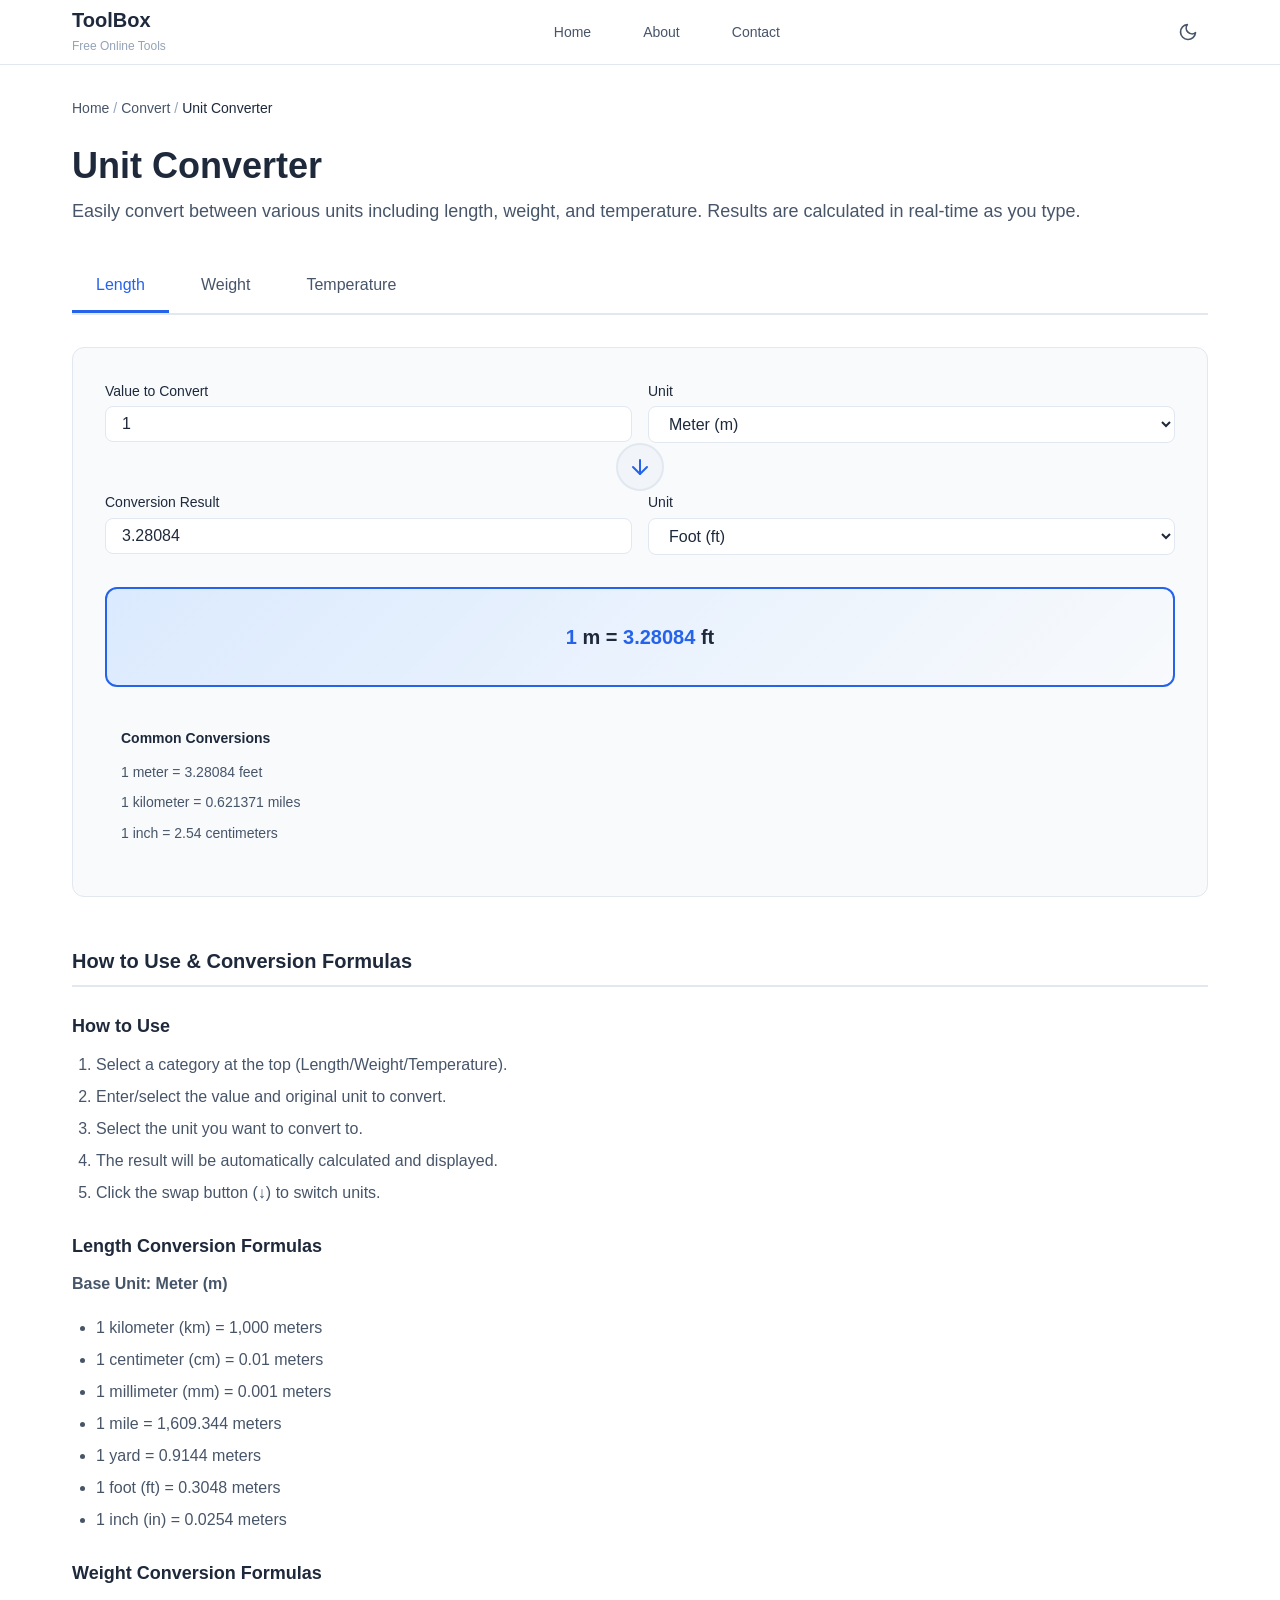
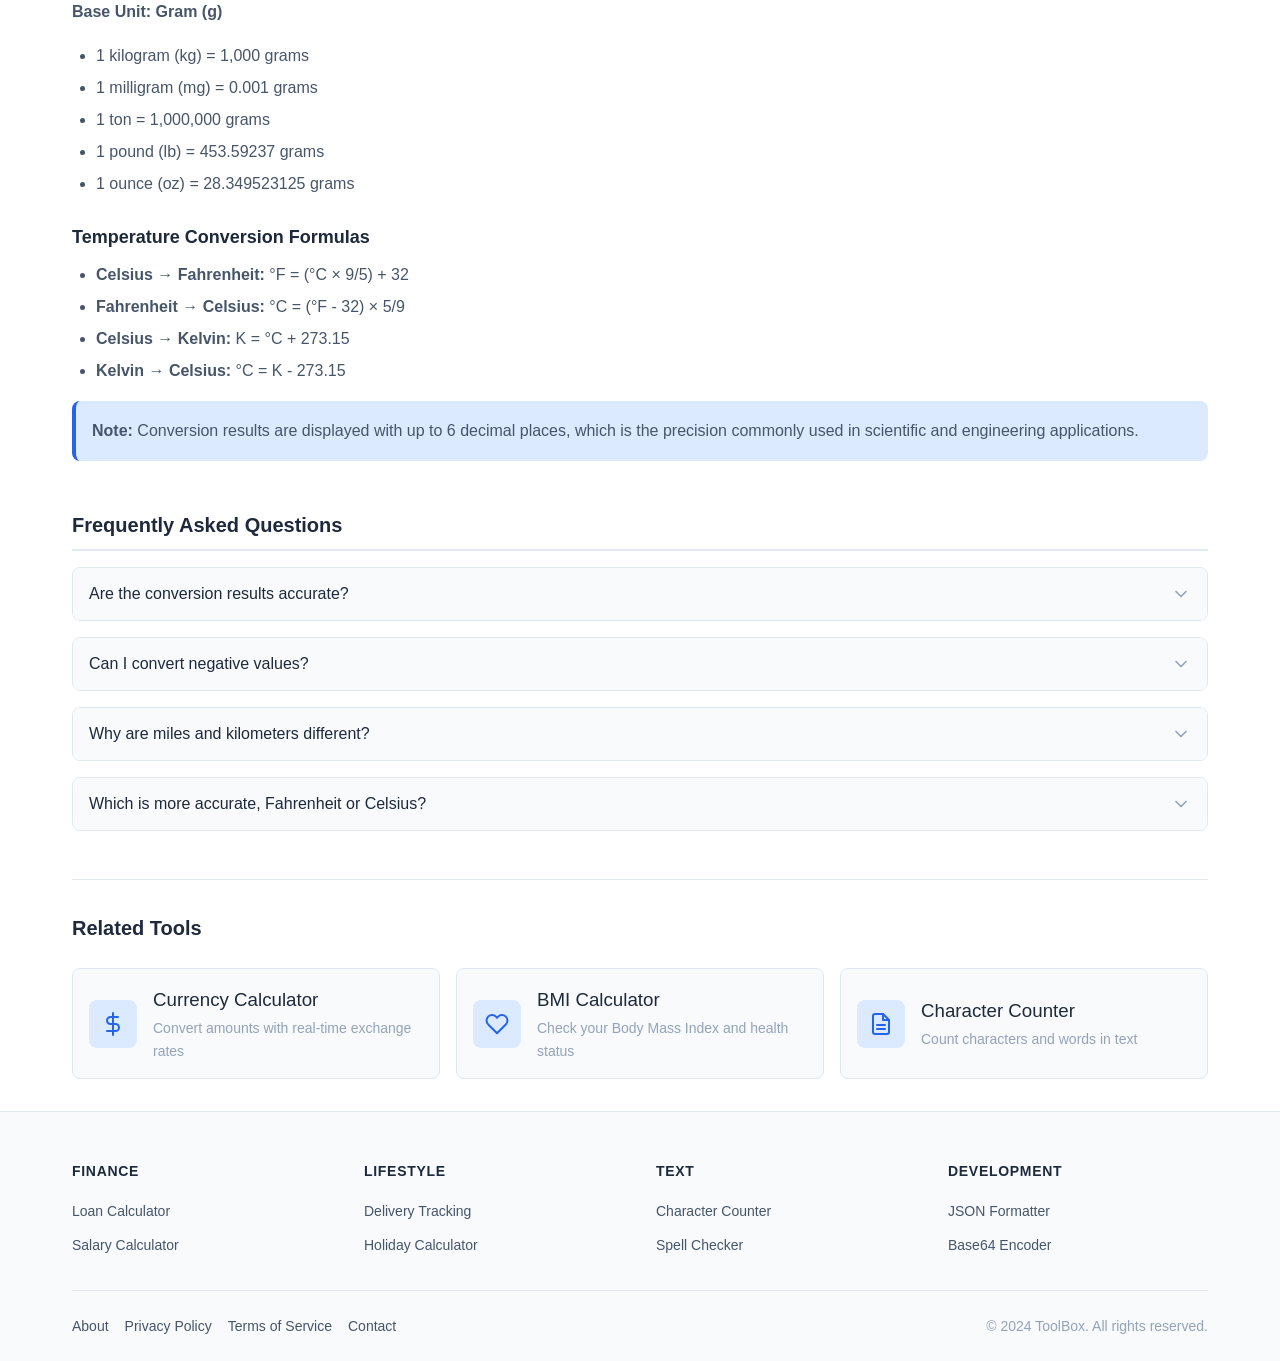
<file: tools/convert/unit-converter.html>
<!DOCTYPE html>
<html lang="en-US">
<head>
  <meta charset="UTF-8">
  <meta name="viewport" content="width=device-width, initial-scale=1.0">

  <!-- SEO Meta Tags -->
  <title>Unit Converter - Length, Weight, Temperature Conversion | ToolBox</title>
  <meta name="description" content="Easily convert between various units including length, weight, and temperature. Convert meters to feet, kilograms to pounds, Celsius to Fahrenheit instantly. Free unit conversion calculator.">
  <meta name="keywords" content="unit converter, length conversion, weight conversion, temperature conversion, meters feet, kg lb, celsius fahrenheit, converter tool">
  <meta name="author" content="ToolBox">
  <meta name="robots" content="index, follow">
  <link rel="canonical" href="https://judysylph.com/tools/convert/unit-converter.html">

  <!-- Open Graph -->
  <meta property="og:type" content="website">
  <meta property="og:url" content="https://judysylph.com/tools/convert/unit-converter.html">
  <meta property="og:title" content="Unit Converter - Length, Weight, Temperature Conversion">
  <meta property="og:description" content="Free tool to easily convert between various units.">
  <meta property="og:image" content="https://judysylph.com/assets/images/og-image.png">

  <!-- Favicon -->
  <link rel="icon" type="image/x-icon" href="/assets/images/favicon.ico">

  <!-- Stylesheets -->
  <link rel="stylesheet" href="../../assets/css/variables.css">
  <link rel="stylesheet" href="../../assets/css/common.css">
  <link rel="stylesheet" href="../../assets/css/tools.css">

  <style>
    /* Unit converter specific styles */
    .category-tabs {
      display: flex;
      gap: var(--spacing-sm);
      margin-bottom: var(--spacing-xl);
      border-bottom: 2px solid var(--color-border);
      overflow-x: auto;
    }

    .category-tab {
      padding: var(--spacing-md) var(--spacing-lg);
      background: none;
      border: none;
      border-bottom: 3px solid transparent;
      color: var(--color-text-secondary);
      font-size: var(--font-size-base);
      font-weight: var(--font-weight-medium);
      cursor: pointer;
      transition: all var(--transition-fast);
      white-space: nowrap;
    }

    .category-tab:hover {
      color: var(--color-text-primary);
    }

    .category-tab.active {
      color: var(--color-primary);
      border-bottom-color: var(--color-primary);
    }

    .converter-section {
      display: none;
    }

    .converter-section.active {
      display: block;
    }

    .swap-button {
      display: flex;
      align-items: center;
      justify-content: center;
      width: 48px;
      height: 48px;
      margin: 0 auto;
      background-color: var(--color-bg-tertiary);
      border: 2px solid var(--color-border);
      border-radius: 50%;
      color: var(--color-primary);
      cursor: pointer;
      transition: all var(--transition-fast);
    }

    .swap-button:hover {
      background-color: var(--color-primary);
      color: white;
      transform: rotate(180deg);
    }

    .swap-button svg {
      width: 24px;
      height: 24px;
    }

    .conversion-display {
      margin-top: var(--spacing-xl);
      padding: var(--spacing-xl);
      background: linear-gradient(135deg, var(--color-primary-light) 0%, var(--color-bg-secondary) 100%);
      border: 2px solid var(--color-primary);
      border-radius: var(--radius-lg);
      text-align: center;
    }

    .conversion-equation {
      font-size: var(--font-size-xl);
      font-weight: var(--font-weight-semibold);
      color: var(--color-text-primary);
      line-height: 1.6;
    }

    .conversion-value {
      color: var(--color-primary);
      font-weight: var(--font-weight-bold);
    }

    .common-conversions {
      margin-top: var(--spacing-lg);
      padding: var(--spacing-md);
      background-color: var(--color-bg-secondary);
      border-radius: var(--radius-md);
    }

    .common-conversions h4 {
      font-size: var(--font-size-sm);
      font-weight: var(--font-weight-semibold);
      color: var(--color-text-primary);
      margin-bottom: var(--spacing-sm);
    }

    .common-conversions ul {
      list-style: none;
      padding: 0;
      margin: 0;
    }

    .common-conversions li {
      font-size: var(--font-size-sm);
      color: var(--color-text-secondary);
      padding: var(--spacing-xs) 0;
    }
  </style>

  <!-- Structured Data -->
  <script type="application/ld+json">
  {
    "@context": "https://schema.org",
    "@type": "WebApplication",
    "name": "Unit Converter",
    "applicationCategory": "UtilityApplication",
    "operatingSystem": "Any",
    "description": "A tool to convert between various units including length, weight, and temperature.",
    "offers": {
      "@type": "Offer",
      "price": "0",
      "priceCurrency": "USD"
    }
  }
  </script>
</head>
<body>
  <a href="#main-content" class="skip-link">Skip to main content</a>

  <!-- Header -->
  <header class="site-header">
    <div class="header-container">
      <div class="site-brand">
        <a href="../../index.html"><span class="site-name">ToolBox</span></a>
        <span class="site-tagline">Free Online Tools</span>
      </div>

      <nav class="main-nav" aria-label="Main menu">
        <ul class="nav-list">
          <li class="nav-item"><a href="../../index.html">Home</a></li>
          <li class="nav-item"><a href="../../pages/about.html">About</a></li>
          <li class="nav-item"><a href="../../pages/contact.html">Contact</a></li>
        </ul>
      </nav>

      <div class="header-utils">
        <button type="button" class="btn-icon theme-toggle" aria-label="Toggle dark mode">
          <svg class="icon-moon" xmlns="http://www.w3.org/2000/svg" width="20" height="20" viewBox="0 0 24 24" fill="none" stroke="currentColor" stroke-width="2" stroke-linecap="round" stroke-linejoin="round">
            <path d="M21 12.79A9 9 0 1 1 11.21 3 7 7 0 0 0 21 12.79z"></path>
          </svg>
          <svg class="icon-sun" xmlns="http://www.w3.org/2000/svg" width="20" height="20" viewBox="0 0 24 24" fill="none" stroke="currentColor" stroke-width="2" stroke-linecap="round" stroke-linejoin="round" style="display: none;">
            <circle cx="12" cy="12" r="5"></circle>
            <line x1="12" y1="1" x2="12" y2="3"></line>
            <line x1="12" y1="21" x2="12" y2="23"></line>
            <line x1="4.22" y1="4.22" x2="5.64" y2="5.64"></line>
            <line x1="18.36" y1="18.36" x2="19.78" y2="19.78"></line>
            <line x1="1" y1="12" x2="3" y2="12"></line>
            <line x1="21" y1="12" x2="23" y2="12"></line>
            <line x1="4.22" y1="19.78" x2="5.64" y2="18.36"></line>
            <line x1="18.36" y1="5.64" x2="19.78" y2="4.22"></line>
          </svg>
        </button>

        <button type="button" class="btn-icon mobile-menu-toggle" aria-label="Open menu" aria-expanded="false" aria-controls="mobile-nav">
          <svg class="icon-menu" xmlns="http://www.w3.org/2000/svg" width="20" height="20" viewBox="0 0 24 24" fill="none" stroke="currentColor" stroke-width="2" stroke-linecap="round" stroke-linejoin="round"><line x1="3" y1="12" x2="21" y2="12"></line><line x1="3" y1="6" x2="21" y2="6"></line><line x1="3" y1="18" x2="21" y2="18"></line></svg>
          <svg class="icon-close" xmlns="http://www.w3.org/2000/svg" width="20" height="20" viewBox="0 0 24 24" fill="none" stroke="currentColor" stroke-width="2" stroke-linecap="round" stroke-linejoin="round"><line x1="18" y1="6" x2="6" y2="18"></line><line x1="6" y1="6" x2="18" y2="18"></line></svg>
        </button>
      </div>
    </div>

    <nav id="mobile-nav" class="mobile-nav" aria-label="Mobile menu">
      <ul class="mobile-nav-list">
        <li class="mobile-nav-item"><a href="../../index.html">Home</a></li>
        <li class="mobile-nav-item"><a href="../../pages/about.html">About</a></li>
        <li class="mobile-nav-item"><a href="../../pages/contact.html">Contact</a></li>
      </ul>
    </nav>
  </header>

  <!-- Main Content -->
  <main id="main-content" class="site-main">
    <div class="container">
      <!-- Breadcrumb -->
      <nav class="breadcrumb" aria-label="Breadcrumb">
        <ol class="breadcrumb-list">
          <li class="breadcrumb-item"><a href="/">Home</a></li>
          <li class="breadcrumb-item"><a href="/tools/convert/">Convert</a></li>
          <li class="breadcrumb-item" aria-current="page">Unit Converter</li>
        </ol>
      </nav>

      <!-- Page Header -->
      <header class="page-header">
        <h1 class="page-title">Unit Converter</h1>
        <p class="page-description">
          Easily convert between various units including length, weight, and temperature.
          Results are calculated in real-time as you type.
        </p>
      </header>

      <!-- Category Tabs -->
      <div class="category-tabs">
        <button class="category-tab active" data-category="length">Length</button>
        <button class="category-tab" data-category="weight">Weight</button>
        <button class="category-tab" data-category="temperature">Temperature</button>
      </div>

      <!-- Tool Interface -->
      <section class="content-section">
        <div class="tool-interface">

          <!-- Length Converter -->
          <div id="length-converter" class="converter-section active">
            <div class="form-row">
              <div class="form-group">
                <label for="length-from-value" class="form-label">Value to Convert</label>
                <input
                  type="number"
                  id="length-from-value"
                  class="form-input"
                  placeholder="1"
                  value="1"
                  step="any"
                >
              </div>

              <div class="form-group">
                <label for="length-from-unit" class="form-label">Unit</label>
                <select id="length-from-unit" class="form-select">
                  <option value="m">Meter (m)</option>
                  <option value="km">Kilometer (km)</option>
                  <option value="cm">Centimeter (cm)</option>
                  <option value="mm">Millimeter (mm)</option>
                  <option value="mile">Mile (mile)</option>
                  <option value="yard">Yard (yard)</option>
                  <option value="ft">Foot (ft)</option>
                  <option value="in">Inch (in)</option>
                </select>
              </div>
            </div>

            <button type="button" class="swap-button" data-category="length" aria-label="Swap units">
              <svg xmlns="http://www.w3.org/2000/svg" width="24" height="24" viewBox="0 0 24 24" fill="none" stroke="currentColor" stroke-width="2" stroke-linecap="round" stroke-linejoin="round">
                <line x1="12" y1="5" x2="12" y2="19"></line>
                <polyline points="19 12 12 19 5 12"></polyline>
              </svg>
            </button>

            <div class="form-row">
              <div class="form-group">
                <label for="length-to-value" class="form-label">Conversion Result</label>
                <input
                  type="text"
                  id="length-to-value"
                  class="form-input"
                  readonly
                >
              </div>

              <div class="form-group">
                <label for="length-to-unit" class="form-label">Unit</label>
                <select id="length-to-unit" class="form-select">
                  <option value="m">Meter (m)</option>
                  <option value="km">Kilometer (km)</option>
                  <option value="cm">Centimeter (cm)</option>
                  <option value="mm">Millimeter (mm)</option>
                  <option value="mile">Mile (mile)</option>
                  <option value="yard">Yard (yard)</option>
                  <option value="ft" selected>Foot (ft)</option>
                  <option value="in">Inch (in)</option>
                </select>
              </div>
            </div>

            <div class="conversion-display">
              <div class="conversion-equation" id="length-equation"></div>
            </div>

            <div class="common-conversions">
              <h4>Common Conversions</h4>
              <ul>
                <li>1 meter = 3.28084 feet</li>
                <li>1 kilometer = 0.621371 miles</li>
                <li>1 inch = 2.54 centimeters</li>
              </ul>
            </div>
          </div>

          <!-- Weight Converter -->
          <div id="weight-converter" class="converter-section">
            <div class="form-row">
              <div class="form-group">
                <label for="weight-from-value" class="form-label">Value to Convert</label>
                <input
                  type="number"
                  id="weight-from-value"
                  class="form-input"
                  placeholder="1"
                  value="1"
                  step="any"
                >
              </div>

              <div class="form-group">
                <label for="weight-from-unit" class="form-label">Unit</label>
                <select id="weight-from-unit" class="form-select">
                  <option value="kg">Kilogram (kg)</option>
                  <option value="g">Gram (g)</option>
                  <option value="mg">Milligram (mg)</option>
                  <option value="ton">Ton (ton)</option>
                  <option value="lb">Pound (lb)</option>
                  <option value="oz">Ounce (oz)</option>
                </select>
              </div>
            </div>

            <button type="button" class="swap-button" data-category="weight" aria-label="Swap units">
              <svg xmlns="http://www.w3.org/2000/svg" width="24" height="24" viewBox="0 0 24 24" fill="none" stroke="currentColor" stroke-width="2" stroke-linecap="round" stroke-linejoin="round">
                <line x1="12" y1="5" x2="12" y2="19"></line>
                <polyline points="19 12 12 19 5 12"></polyline>
              </svg>
            </button>

            <div class="form-row">
              <div class="form-group">
                <label for="weight-to-value" class="form-label">Conversion Result</label>
                <input
                  type="text"
                  id="weight-to-value"
                  class="form-input"
                  readonly
                >
              </div>

              <div class="form-group">
                <label for="weight-to-unit" class="form-label">Unit</label>
                <select id="weight-to-unit" class="form-select">
                  <option value="kg">Kilogram (kg)</option>
                  <option value="g">Gram (g)</option>
                  <option value="mg">Milligram (mg)</option>
                  <option value="ton">Ton (ton)</option>
                  <option value="lb" selected>Pound (lb)</option>
                  <option value="oz">Ounce (oz)</option>
                </select>
              </div>
            </div>

            <div class="conversion-display">
              <div class="conversion-equation" id="weight-equation"></div>
            </div>

            <div class="common-conversions">
              <h4>Common Conversions</h4>
              <ul>
                <li>1 kilogram = 2.20462 pounds</li>
                <li>1 pound = 453.592 grams</li>
                <li>1 ounce = 28.3495 grams</li>
              </ul>
            </div>
          </div>

          <!-- Temperature Converter -->
          <div id="temperature-converter" class="converter-section">
            <div class="form-row">
              <div class="form-group">
                <label for="temp-from-value" class="form-label">Value to Convert</label>
                <input
                  type="number"
                  id="temp-from-value"
                  class="form-input"
                  placeholder="0"
                  value="0"
                  step="any"
                >
              </div>

              <div class="form-group">
                <label for="temp-from-unit" class="form-label">Unit</label>
                <select id="temp-from-unit" class="form-select">
                  <option value="c">Celsius (°C)</option>
                  <option value="f">Fahrenheit (°F)</option>
                  <option value="k">Kelvin (K)</option>
                </select>
              </div>
            </div>

            <button type="button" class="swap-button" data-category="temperature" aria-label="Swap units">
              <svg xmlns="http://www.w3.org/2000/svg" width="24" height="24" viewBox="0 0 24 24" fill="none" stroke="currentColor" stroke-width="2" stroke-linecap="round" stroke-linejoin="round">
                <line x1="12" y1="5" x2="12" y2="19"></line>
                <polyline points="19 12 12 19 5 12"></polyline>
              </svg>
            </button>

            <div class="form-row">
              <div class="form-group">
                <label for="temp-to-value" class="form-label">Conversion Result</label>
                <input
                  type="text"
                  id="temp-to-value"
                  class="form-input"
                  readonly
                >
              </div>

              <div class="form-group">
                <label for="temp-to-unit" class="form-label">Unit</label>
                <select id="temp-to-unit" class="form-select">
                  <option value="c">Celsius (°C)</option>
                  <option value="f" selected>Fahrenheit (°F)</option>
                  <option value="k">Kelvin (K)</option>
                </select>
              </div>
            </div>

            <div class="conversion-display">
              <div class="conversion-equation" id="temp-equation"></div>
            </div>

            <div class="common-conversions">
              <h4>Reference Temperatures</h4>
              <ul>
                <li>Water freezing point: 0°C = 32°F = 273.15K</li>
                <li>Water boiling point: 100°C = 212°F = 373.15K</li>
                <li>Human body temperature: 36.5°C = 97.7°F</li>
              </ul>
            </div>
          </div>

        </div>
      </section>

      <!-- Guide Section -->
      <section class="content-section tool-guide">
        <h2 class="section-title">How to Use & Conversion Formulas</h2>
        <div class="guide-content">
          <h3>How to Use</h3>
          <ol>
            <li>Select a category at the top (Length/Weight/Temperature).</li>
            <li>Enter/select the value and original unit to convert.</li>
            <li>Select the unit you want to convert to.</li>
            <li>The result will be automatically calculated and displayed.</li>
            <li>Click the swap button (↓) to switch units.</li>
          </ol>

          <h3>Length Conversion Formulas</h3>
          <p><strong>Base Unit: Meter (m)</strong></p>
          <ul>
            <li>1 kilometer (km) = 1,000 meters</li>
            <li>1 centimeter (cm) = 0.01 meters</li>
            <li>1 millimeter (mm) = 0.001 meters</li>
            <li>1 mile = 1,609.344 meters</li>
            <li>1 yard = 0.9144 meters</li>
            <li>1 foot (ft) = 0.3048 meters</li>
            <li>1 inch (in) = 0.0254 meters</li>
          </ul>

          <h3>Weight Conversion Formulas</h3>
          <p><strong>Base Unit: Gram (g)</strong></p>
          <ul>
            <li>1 kilogram (kg) = 1,000 grams</li>
            <li>1 milligram (mg) = 0.001 grams</li>
            <li>1 ton = 1,000,000 grams</li>
            <li>1 pound (lb) = 453.59237 grams</li>
            <li>1 ounce (oz) = 28.349523125 grams</li>
          </ul>

          <h3>Temperature Conversion Formulas</h3>
          <ul>
            <li><strong>Celsius → Fahrenheit:</strong> °F = (°C × 9/5) + 32</li>
            <li><strong>Fahrenheit → Celsius:</strong> °C = (°F - 32) × 5/9</li>
            <li><strong>Celsius → Kelvin:</strong> K = °C + 273.15</li>
            <li><strong>Kelvin → Celsius:</strong> °C = K - 273.15</li>
          </ul>

          <div class="notice-box info">
            <strong>Note:</strong> Conversion results are displayed with up to 6 decimal places,
            which is the precision commonly used in scientific and engineering applications.
          </div>
        </div>
      </section>

      <!-- FAQ Section -->
      <section class="content-section tool-faq">
        <h2 class="section-title">Frequently Asked Questions</h2>
        <div class="faq-list" itemscope itemtype="https://schema.org/FAQPage">

          <!-- FAQ 1 -->
          <div class="faq-item" itemscope itemprop="mainEntity" itemtype="https://schema.org/Question">
            <button type="button" class="faq-question" aria-expanded="false">
              <span itemprop="name">Are the conversion results accurate?</span>
              <svg class="faq-icon" xmlns="http://www.w3.org/2000/svg" width="20" height="20" viewBox="0 0 24 24" fill="none" stroke="currentColor" stroke-width="2" stroke-linecap="round" stroke-linejoin="round">
                <polyline points="6 9 12 15 18 9"></polyline>
              </svg>
            </button>
            <div class="faq-answer" itemscope itemprop="acceptedAnswer" itemtype="https://schema.org/Answer">
              <div itemprop="text">
                <p>
                  Yes, this converter uses the International System of Units (SI) and officially recognized conversion factors.
                  Results are displayed with up to 6 decimal places, which is sufficient precision for general purposes.
                </p>
                <p>
                  However, for scientific experiments or industrial processes requiring extremely high precision,
                  we recommend using specialized equipment and software.
                </p>
              </div>
            </div>
          </div>

          <!-- FAQ 2 -->
          <div class="faq-item" itemscope itemprop="mainEntity" itemtype="https://schema.org/Question">
            <button type="button" class="faq-question" aria-expanded="false">
              <span itemprop="name">Can I convert negative values?</span>
              <svg class="faq-icon" xmlns="http://www.w3.org/2000/svg" width="20" height="20" viewBox="0 0 24 24" fill="none" stroke="currentColor" stroke-width="2" stroke-linecap="round" stroke-linejoin="round">
                <polyline points="6 9 12 15 18 9"></polyline>
              </svg>
            </button>
            <div class="faq-answer" itemscope itemprop="acceptedAnswer" itemtype="https://schema.org/Answer">
              <div itemprop="text">
                <p>
                  Yes, you can convert negative values. This is especially useful for temperature, where you can convert
                  below-zero Celsius temperatures (like -20°C) to Fahrenheit or Kelvin.
                </p>
                <p>
                  Note that Kelvin temperature cannot go below absolute zero (0K), so values below
                  -273.15°C are physically impossible.
                </p>
              </div>
            </div>
          </div>

          <!-- FAQ 3 -->
          <div class="faq-item" itemscope itemprop="mainEntity" itemtype="https://schema.org/Question">
            <button type="button" class="faq-question" aria-expanded="false">
              <span itemprop="name">Why are miles and kilometers different?</span>
              <svg class="faq-icon" xmlns="http://www.w3.org/2000/svg" width="20" height="20" viewBox="0 0 24 24" fill="none" stroke="currentColor" stroke-width="2" stroke-linecap="round" stroke-linejoin="round">
                <polyline points="6 9 12 15 18 9"></polyline>
              </svg>
            </button>
            <div class="faq-answer" itemscope itemprop="acceptedAnswer" itemtype="https://schema.org/Answer">
              <div itemprop="text">
                <p>
                  Miles are part of the imperial system used in the United States and United Kingdom,
                  while kilometers are part of the International System of Units (SI).
                </p>
                <p>
                  1 mile is defined as 1.609344 kilometers.
                  Most countries use kilometers, but the United States still uses miles as the official unit for distance.
                </p>
              </div>
            </div>
          </div>

          <!-- FAQ 4 -->
          <div class="faq-item" itemscope itemprop="mainEntity" itemtype="https://schema.org/Question">
            <button type="button" class="faq-question" aria-expanded="false">
              <span itemprop="name">Which is more accurate, Fahrenheit or Celsius?</span>
              <svg class="faq-icon" xmlns="http://www.w3.org/2000/svg" width="20" height="20" viewBox="0 0 24 24" fill="none" stroke="currentColor" stroke-width="2" stroke-linecap="round" stroke-linejoin="round">
                <polyline points="6 9 12 15 18 9"></polyline>
              </svg>
            </button>
            <div class="faq-answer" itemscope itemprop="acceptedAnswer" itemtype="https://schema.org/Answer">
              <div itemprop="text">
                <p>
                  Both temperature systems are equally accurate; they simply have different reference points.
                </p>
                <p>
                  <strong>Celsius:</strong> Water freezes at 0°C and boils at 100°C<br>
                  <strong>Fahrenheit:</strong> Water freezes at 32°F and boils at 212°F
                </p>
                <p>
                  Most countries use Celsius, but the United States commonly uses Fahrenheit in daily life.
                  Scientific fields primarily use Celsius or Kelvin.
                </p>
              </div>
            </div>
          </div>

        </div>
      </section>

      <!-- Related Tools -->
      <aside class="related-tools">
        <h2>Related Tools</h2>
        <div class="tools-grid">

          <a href="/tools/convert/currency-calculator.html" class="tool-card">
            <div class="tool-card-icon">
              <svg xmlns="http://www.w3.org/2000/svg" width="24" height="24" viewBox="0 0 24 24" fill="none" stroke="currentColor" stroke-width="2" stroke-linecap="round" stroke-linejoin="round">
                <line x1="12" y1="1" x2="12" y2="23"></line>
                <path d="M17 5H9.5a3.5 3.5 0 0 0 0 7h5a3.5 3.5 0 0 1 0 7H6"></path>
              </svg>
            </div>
            <div class="tool-card-content">
              <h3 class="tool-card-title">Currency Calculator</h3>
              <p class="tool-card-desc">Convert amounts with real-time exchange rates</p>
            </div>
          </a>

          <a href="/tools/health/bmi-calculator.html" class="tool-card">
            <div class="tool-card-icon">
              <svg xmlns="http://www.w3.org/2000/svg" width="24" height="24" viewBox="0 0 24 24" fill="none" stroke="currentColor" stroke-width="2" stroke-linecap="round" stroke-linejoin="round">
                <path d="M20.84 4.61a5.5 5.5 0 0 0-7.78 0L12 5.67l-1.06-1.06a5.5 5.5 0 0 0-7.78 7.78l1.06 1.06L12 21.23l7.78-7.78 1.06-1.06a5.5 5.5 0 0 0 0-7.78z"></path>
              </svg>
            </div>
            <div class="tool-card-content">
              <h3 class="tool-card-title">BMI Calculator</h3>
              <p class="tool-card-desc">Check your Body Mass Index and health status</p>
            </div>
          </a>

          <a href="/tools/text/char-counter.html" class="tool-card">
            <div class="tool-card-icon">
              <svg xmlns="http://www.w3.org/2000/svg" width="24" height="24" viewBox="0 0 24 24" fill="none" stroke="currentColor" stroke-width="2" stroke-linecap="round" stroke-linejoin="round">
                <path d="M14 2H6a2 2 0 0 0-2 2v16a2 2 0 0 0 2 2h12a2 2 0 0 0 2-2V8z"></path>
                <polyline points="14 2 14 8 20 8"></polyline>
                <line x1="16" y1="13" x2="8" y2="13"></line>
                <line x1="16" y1="17" x2="8" y2="17"></line>
              </svg>
            </div>
            <div class="tool-card-content">
              <h3 class="tool-card-title">Character Counter</h3>
              <p class="tool-card-desc">Count characters and words in text</p>
            </div>
          </a>

        </div>
      </aside>

    </div>
  </main>

  <!-- Footer -->
  <footer class="site-footer">
    <div class="footer-container">
      <div class="footer-nav">
        <div class="footer-section">
          <h3>Finance</h3>
          <ul class="footer-links">
            <li><a href="/tools/finance/loan-calculator.html">Loan Calculator</a></li>
            <li><a href="/tools/finance/salary-calculator.html">Salary Calculator</a></li>
          </ul>
        </div>
        <div class="footer-section">
          <h3>Lifestyle</h3>
          <ul class="footer-links">
            <li><a href="/tools/life/delivery-tracking.html">Delivery Tracking</a></li>
            <li><a href="/tools/life/holiday-calculator.html">Holiday Calculator</a></li>
          </ul>
        </div>
        <div class="footer-section">
          <h3>Text</h3>
          <ul class="footer-links">
            <li><a href="/tools/text/char-counter.html">Character Counter</a></li>
            <li><a href="/tools/text/spell-checker.html">Spell Checker</a></li>
          </ul>
        </div>
        <div class="footer-section">
          <h3>Development</h3>
          <ul class="footer-links">
            <li><a href="/tools/dev/json-formatter.html">JSON Formatter</a></li>
            <li><a href="/tools/dev/base64-encoder.html">Base64 Encoder</a></li>
          </ul>
        </div>
      </div>

      <div class="footer-bottom">
        <nav class="footer-legal" aria-label="Legal">
          <a href="/pages/about.html">About</a>
          <a href="/pages/privacy-policy.html">Privacy Policy</a>
          <a href="/pages/terms-of-service.html">Terms of Service</a>
          <a href="/pages/contact.html">Contact</a>
        </nav>
        <p class="footer-copyright">&copy; 2024 ToolBox. All rights reserved.</p>
      </div>
    </div>
  </footer>

  <!-- Scripts -->
  <script src="/assets/js/common.js"></script>
  <script src="/assets/js/tools/unit-converter.js"></script>
</body>
</html>
</file>
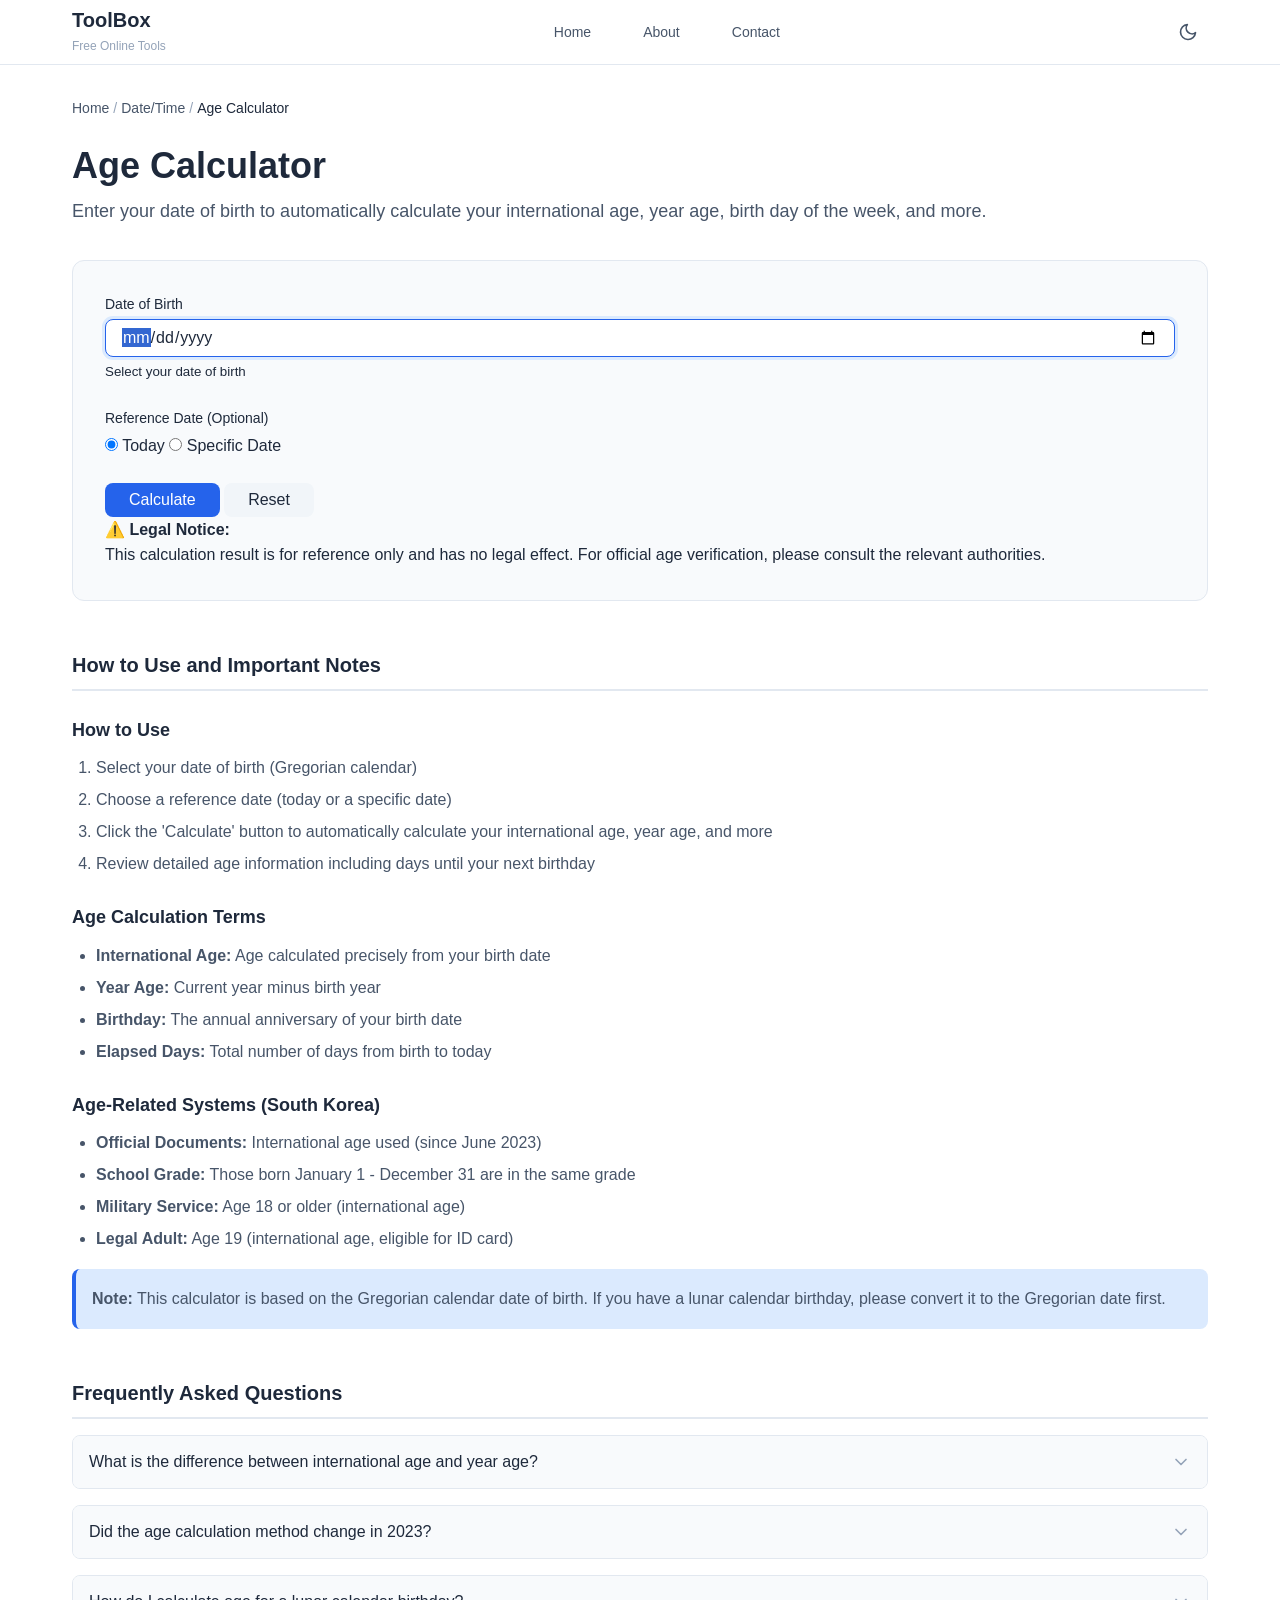
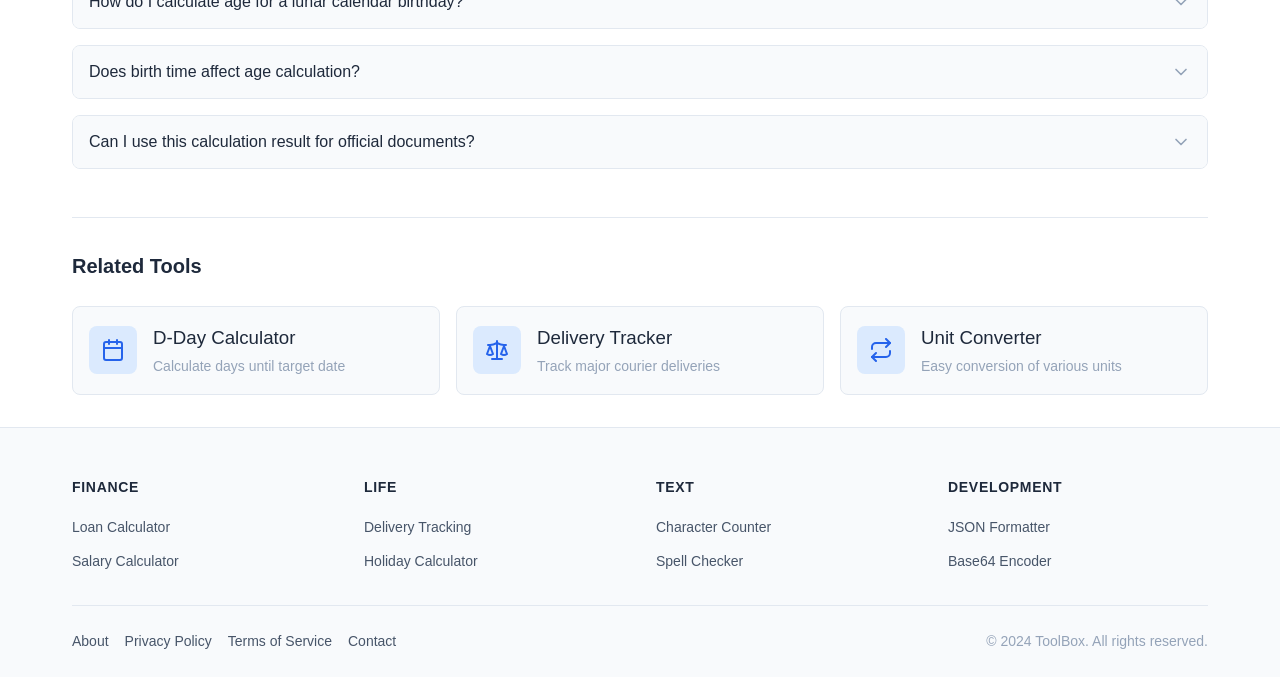
<file: tools/date/age-calculator.html>
<!DOCTYPE html>
<html lang="en">
<head>
  <meta charset="UTF-8">
  <meta name="viewport" content="width=device-width, initial-scale=1.0">

  <!-- SEO Meta Tags -->
  <title>Age Calculator - Calculate International Age & Year Age | ToolBox</title>
  <meta name="description" content="Calculate your international age, year age, birth day of the week, and more by entering your date of birth. Try our fast and accurate free age calculator now.">
  <meta name="keywords" content="age calculator, international age, korean age, year age, date of birth, day of week, age calculation, online calculator">
  <meta name="author" content="ToolBox">
  <meta name="robots" content="index, follow">
  <link rel="canonical" href="https://judysylph.com/tools/date/age-calculator.html">

  <!-- Open Graph -->
  <meta property="og:type" content="website">
  <meta property="og:url" content="https://judysylph.com/tools/date/age-calculator.html">
  <meta property="og:title" content="Age Calculator - Calculate International Age & Year Age">
  <meta property="og:description" content="Calculate your international age, year age, birth day of the week, and more by entering your date of birth.">
  <meta property="og:image" content="https://judysylph.com/assets/images/og-image.png">

  <!-- Favicon -->
  <link rel="icon" type="image/x-icon" href="/assets/images/favicon.ico">

  <!-- Stylesheets -->
  <link rel="stylesheet" href="../../assets/css/variables.css">
  <link rel="stylesheet" href="../../assets/css/common.css">
  <link rel="stylesheet" href="../../assets/css/tools.css">

  <!-- Structured Data -->
  <script type="application/ld+json">
  {
    "@context": "https://schema.org",
    "@type": "WebApplication",
    "name": "Age Calculator",
    "applicationCategory": "UtilityApplication",
    "operatingSystem": "Any",
    "description": "A tool that automatically calculates your international age and year age by entering your date of birth.",
    "offers": {
      "@type": "Offer",
      "price": "0",
      "priceCurrency": "USD"
    }
  }
  </script>
</head>
<body>
  <a href="#main-content" class="skip-link">Skip to main content</a>

  <!-- Header -->
  <header class="site-header">
    <div class="header-container">
      <div class="site-brand">
        <a href="../../index.html"><span class="site-name">ToolBox</span></a>
        <span class="site-tagline">Free Online Tools</span>
      </div>

      <nav class="main-nav" aria-label="Main menu">
        <ul class="nav-list">
          <li class="nav-item"><a href="../../index.html">Home</a></li>
          <li class="nav-item"><a href="../../pages/about.html">About</a></li>
          <li class="nav-item"><a href="../../pages/contact.html">Contact</a></li>
        </ul>
      </nav>

      <div class="header-utils">
        <button type="button" class="btn-icon theme-toggle" aria-label="Toggle dark mode">
          <svg class="icon-moon" xmlns="http://www.w3.org/2000/svg" width="20" height="20" viewBox="0 0 24 24" fill="none" stroke="currentColor" stroke-width="2" stroke-linecap="round" stroke-linejoin="round">
            <path d="M21 12.79A9 9 0 1 1 11.21 3 7 7 0 0 0 21 12.79z"></path>
          </svg>
          <svg class="icon-sun" xmlns="http://www.w3.org/2000/svg" width="20" height="20" viewBox="0 0 24 24" fill="none" stroke="currentColor" stroke-width="2" stroke-linecap="round" stroke-linejoin="round" style="display: none;">
            <circle cx="12" cy="12" r="5"></circle>
            <line x1="12" y1="1" x2="12" y2="3"></line>
            <line x1="12" y1="21" x2="12" y2="23"></line>
            <line x1="4.22" y1="4.22" x2="5.64" y2="5.64"></line>
            <line x1="18.36" y1="18.36" x2="19.78" y2="19.78"></line>
            <line x1="1" y1="12" x2="3" y2="12"></line>
            <line x1="21" y1="12" x2="23" y2="12"></line>
            <line x1="4.22" y1="19.78" x2="5.64" y2="18.36"></line>
            <line x1="18.36" y1="5.64" x2="19.78" y2="4.22"></line>
          </svg>
        </button>

        <button type="button" class="btn-icon mobile-menu-toggle" aria-label="Open menu" aria-expanded="false" aria-controls="mobile-nav">
          <svg class="icon-menu" xmlns="http://www.w3.org/2000/svg" width="20" height="20" viewBox="0 0 24 24" fill="none" stroke="currentColor" stroke-width="2" stroke-linecap="round" stroke-linejoin="round"><line x1="3" y1="12" x2="21" y2="12"></line><line x1="3" y1="6" x2="21" y2="6"></line><line x1="3" y1="18" x2="21" y2="18"></line></svg>
          <svg class="icon-close" xmlns="http://www.w3.org/2000/svg" width="20" height="20" viewBox="0 0 24 24" fill="none" stroke="currentColor" stroke-width="2" stroke-linecap="round" stroke-linejoin="round"><line x1="18" y1="6" x2="6" y2="18"></line><line x1="6" y1="6" x2="18" y2="18"></line></svg>
        </button>
      </div>
    </div>

    <nav id="mobile-nav" class="mobile-nav" aria-label="Mobile menu">
      <ul class="mobile-nav-list">
        <li class="mobile-nav-item"><a href="../../index.html">Home</a></li>
        <li class="mobile-nav-item"><a href="../../pages/about.html">About</a></li>
        <li class="mobile-nav-item"><a href="../../pages/contact.html">Contact</a></li>
      </ul>
    </nav>
  </header>

  <!-- Main Content -->
  <main id="main-content" class="site-main">
    <div class="container">
      <!-- Breadcrumb -->
      <nav class="breadcrumb" aria-label="Breadcrumb">
        <ol class="breadcrumb-list">
          <li class="breadcrumb-item"><a href="/">Home</a></li>
          <li class="breadcrumb-item"><a href="/tools/date/">Date/Time</a></li>
          <li class="breadcrumb-item" aria-current="page">Age Calculator</li>
        </ol>
      </nav>

      <!-- Page Header -->
      <header class="page-header">
        <h1 class="page-title">Age Calculator</h1>
        <p class="page-description">
          Enter your date of birth to automatically calculate your international age, year age, birth day of the week, and more.
        </p>
      </header>

      <!-- Tool Interface -->
      <section class="content-section">
        <div class="tool-interface">
          <form class="tool-form" id="age-form">
            <div class="form-group">
              <label for="birth-date" class="form-label">Date of Birth</label>
              <input
                type="date"
                id="birth-date"
                class="form-input"
                required
                aria-describedby="birth-date-help"
              >
              <small id="birth-date-help" class="form-help">Select your date of birth</small>
            </div>

            <div class="form-group">
              <label class="form-label">Reference Date (Optional)</label>
              <div class="radio-group">
                <label class="radio-label">
                  <input type="radio" name="reference-type" value="today" class="radio-input" checked>
                  <span class="radio-text">Today</span>
                </label>
                <label class="radio-label">
                  <input type="radio" name="reference-type" value="custom" class="radio-input">
                  <span class="radio-text">Specific Date</span>
                </label>
              </div>
            </div>

            <div class="form-group" id="custom-date-group" style="display: none;">
              <label for="reference-date" class="form-label">Reference Date</label>
              <input
                type="date"
                id="reference-date"
                class="form-input"
                aria-describedby="reference-date-help"
              >
              <small id="reference-date-help" class="form-help">Select the date to calculate age from</small>
            </div>

            <div class="form-actions">
              <button type="submit" class="btn btn-primary">Calculate</button>
              <button type="reset" class="btn btn-secondary">Reset</button>
            </div>
          </form>

          <!-- Legal Disclaimer -->
          <div class="tool-notice warning">
            <strong>⚠️ Legal Notice:</strong>
            <p>This calculation result is for reference only and has no legal effect. For official age verification, please consult the relevant authorities.</p>
          </div>
        </div>

        <!-- Results Area -->
        <div class="tool-results result-hidden" id="result-area">
          <h2 class="result-title">Calculation Results</h2>

          <!-- Age Display -->
          <div class="age-display">
            <div class="age-main">
              <div class="age-item primary">
                <span class="age-label">International Age</span>
                <span class="age-value" id="korean-age">0 years old</span>
              </div>
              <div class="age-item">
                <span class="age-label">Year Age</span>
                <span class="age-value" id="year-age">0 years old</span>
              </div>
            </div>
          </div>

          <!-- Detailed Information -->
          <div class="info-grid">
            <div class="info-card">
              <h3 class="info-title">Birth Date Information</h3>
              <dl class="info-list">
                <dt>Date of Birth</dt>
                <dd id="birth-date-display">-</dd>
                <dt>Birth Day of Week</dt>
                <dd id="birth-weekday">-</dd>
                <dt>Days Since Birth</dt>
                <dd id="days-since-birth">-</dd>
              </dl>
            </div>

            <div class="info-card">
              <h3 class="info-title">Reference Date Information</h3>
              <dl class="info-list">
                <dt>Reference Date</dt>
                <dd id="reference-date-display">-</dd>
                <dt>Reference Day of Week</dt>
                <dd id="reference-weekday">-</dd>
                <dt>Total Elapsed Days</dt>
                <dd id="total-days">-</dd>
              </dl>
            </div>

            <div class="info-card">
              <h3 class="info-title">Detailed Age Information</h3>
              <dl class="info-list">
                <dt>Precise Age</dt>
                <dd id="precise-age">-</dd>
                <dt>Next Birthday</dt>
                <dd id="next-birthday">-</dd>
                <dt>Days to Birthday</dt>
                <dd id="days-to-birthday">-</dd>
              </dl>
            </div>

            <div class="info-card">
              <h3 class="info-title">Lifetime Information</h3>
              <dl class="info-list">
                <dt>Time Alive</dt>
                <dd id="time-alive">-</dd>
                <dt>Weeks Alive</dt>
                <dd id="weeks-alive">-</dd>
                <dt>Months Alive</dt>
                <dd id="months-alive">-</dd>
              </dl>
            </div>
          </div>

          <!-- Age Explanation -->
          <div class="age-explanation">
            <h3 class="explanation-title">Age Calculation Methods</h3>
            <div class="explanation-content">
              <div class="explanation-item">
                <h4>International Age (Korean Age)</h4>
                <p>The exact age from your date of birth to the present. Your age increases by one year after your birthday passes.</p>
                <p class="formula">International Age = Current Year - Birth Year (subtract 1 if birthday hasn't passed)</p>
                <p class="note"><strong>Note:</strong> This is also known as "만 나이" (Man-nai) in Korean. As of June 2023, South Korea officially adopted this international age system for all legal and administrative purposes, replacing the traditional Korean age counting methods.</p>
              </div>
              <div class="explanation-item">
                <h4>Year Age</h4>
                <p>The age calculated by subtracting your birth year from the current year. It increases regardless of whether your birthday has passed, changing on January 1st each year.</p>
                <p class="formula">Year Age = Current Year - Birth Year</p>
              </div>
            </div>
          </div>
        </div>
      </section>

      <!-- Guide Section -->
      <section class="content-section tool-guide">
        <h2 class="section-title">How to Use and Important Notes</h2>
        <div class="guide-content">
          <h3>How to Use</h3>
          <ol>
            <li>Select your date of birth (Gregorian calendar)</li>
            <li>Choose a reference date (today or a specific date)</li>
            <li>Click the 'Calculate' button to automatically calculate your international age, year age, and more</li>
            <li>Review detailed age information including days until your next birthday</li>
          </ol>

          <h3>Age Calculation Terms</h3>
          <ul>
            <li><strong>International Age:</strong> Age calculated precisely from your birth date</li>
            <li><strong>Year Age:</strong> Current year minus birth year</li>
            <li><strong>Birthday:</strong> The annual anniversary of your birth date</li>
            <li><strong>Elapsed Days:</strong> Total number of days from birth to today</li>
          </ul>

          <h3>Age-Related Systems (South Korea)</h3>
          <ul>
            <li><strong>Official Documents:</strong> International age used (since June 2023)</li>
            <li><strong>School Grade:</strong> Those born January 1 - December 31 are in the same grade</li>
            <li><strong>Military Service:</strong> Age 18 or older (international age)</li>
            <li><strong>Legal Adult:</strong> Age 19 (international age, eligible for ID card)</li>
          </ul>

          <div class="notice-box info">
            <strong>Note:</strong> This calculator is based on the Gregorian calendar date of birth.
            If you have a lunar calendar birthday, please convert it to the Gregorian date first.
          </div>
        </div>
      </section>

      <!-- FAQ Section -->
      <section class="content-section tool-faq">
        <h2 class="section-title">Frequently Asked Questions</h2>
        <div class="faq-list" itemscope itemtype="https://schema.org/FAQPage">

          <!-- FAQ 1 -->
          <div class="faq-item" itemscope itemprop="mainEntity" itemtype="https://schema.org/Question">
            <button type="button" class="faq-question" aria-expanded="false">
              <span itemprop="name">What is the difference between international age and year age?</span>
              <svg class="faq-icon" xmlns="http://www.w3.org/2000/svg" width="20" height="20" viewBox="0 0 24 24" fill="none" stroke="currentColor" stroke-width="2" stroke-linecap="round" stroke-linejoin="round">
                <polyline points="6 9 12 15 18 9"></polyline>
              </svg>
            </button>
            <div class="faq-answer" itemscope itemprop="acceptedAnswer" itemtype="https://schema.org/Answer">
              <div itemprop="text">
                <p>International age is calculated precisely from your birth date, increasing by one year only after your birthday passes. Year age is calculated by subtracting your birth year from the current year, increasing on January 1st regardless of your birthday.</p>
                <p>Example: Someone born on December 31, 2000, would be 23 years old (international age) and 24 years old (year age) on June 1, 2024.</p>
              </div>
            </div>
          </div>

          <!-- FAQ 2 -->
          <div class="faq-item" itemscope itemprop="mainEntity" itemtype="https://schema.org/Question">
            <button type="button" class="faq-question" aria-expanded="false">
              <span itemprop="name">Did the age calculation method change in 2023?</span>
              <svg class="faq-icon" xmlns="http://www.w3.org/2000/svg" width="20" height="20" viewBox="0 0 24 24" fill="none" stroke="currentColor" stroke-width="2" stroke-linecap="round" stroke-linejoin="round">
                <polyline points="6 9 12 15 18 9"></polyline>
              </svg>
            </button>
            <div class="faq-answer" itemscope itemprop="acceptedAnswer" itemtype="https://schema.org/Answer">
              <div itemprop="text">
                <p>In South Korea, the "Age Unification Law" took effect on June 28, 2023, requiring the use of international age (만 나이) in all official documents and laws. Previously, different age calculation methods were used across various documents and systems, but they are now unified under international age.</p>
                <p>However, people can still use year age or traditional Korean age in everyday life.</p>
              </div>
            </div>
          </div>

          <!-- FAQ 3 -->
          <div class="faq-item" itemscope itemprop="mainEntity" itemtype="https://schema.org/Question">
            <button type="button" class="faq-question" aria-expanded="false">
              <span itemprop="name">How do I calculate age for a lunar calendar birthday?</span>
              <svg class="faq-icon" xmlns="http://www.w3.org/2000/svg" width="20" height="20" viewBox="0 0 24 24" fill="none" stroke="currentColor" stroke-width="2" stroke-linecap="round" stroke-linejoin="round">
                <polyline points="6 9 12 15 18 9"></polyline>
              </svg>
            </button>
            <div class="faq-answer" itemscope itemprop="acceptedAnswer" itemtype="https://schema.org/Answer">
              <div itemprop="text">
                <p>This calculator uses Gregorian calendar dates for calculations. If you have a lunar calendar birthday, please convert it to the Gregorian date first.</p>
                <p>For those born on a lunar leap month, legally the same date in a regular month is considered the birthday. In years with a leap month, the leap month date can be used, and in years without, the regular month date is used.</p>
              </div>
            </div>
          </div>

          <!-- FAQ 4 -->
          <div class="faq-item" itemscope itemprop="mainEntity" itemtype="https://schema.org/Question">
            <button type="button" class="faq-question" aria-expanded="false">
              <span itemprop="name">Does birth time affect age calculation?</span>
              <svg class="faq-icon" xmlns="http://www.w3.org/2000/svg" width="20" height="20" viewBox="0 0 24 24" fill="none" stroke="currentColor" stroke-width="2" stroke-linecap="round" stroke-linejoin="round">
                <polyline points="6 9 12 15 18 9"></polyline>
              </svg>
            </button>
            <div class="faq-answer" itemscope itemprop="acceptedAnswer" itemtype="https://schema.org/Answer">
              <div itemprop="text">
                <p>Legally, age is calculated based on the birth date regardless of birth time. Whether you were born right after midnight or just before midnight, you're considered born on the same day.</p>
                <p>However, birth time may be needed when calculating exact survival time.</p>
              </div>
            </div>
          </div>

          <!-- FAQ 5 -->
          <div class="faq-item" itemscope itemprop="mainEntity" itemtype="https://schema.org/Question">
            <button type="button" class="faq-question" aria-expanded="false">
              <span itemprop="name">Can I use this calculation result for official documents?</span>
              <svg class="faq-icon" xmlns="http://www.w3.org/2000/svg" width="20" height="20" viewBox="0 0 24 24" fill="none" stroke="currentColor" stroke-width="2" stroke-linecap="round" stroke-linejoin="round">
                <polyline points="6 9 12 15 18 9"></polyline>
              </svg>
            </button>
            <div class="faq-answer" itemscope itemprop="acceptedAnswer" itemtype="https://schema.org/Answer">
              <div itemprop="text">
                <p>This calculator is for reference only and has no legal effect. For official documents, please use the date of birth from official documents such as ID cards or family relationship certificates.</p>
                <p>For legally important age verification, please contact your local government office or relevant authorities.</p>
              </div>
            </div>
          </div>

        </div>
      </section>

      <!-- Related Tools -->
      <aside class="related-tools">
        <h2>Related Tools</h2>
        <div class="tools-grid">

          <a href="/tools/date/dday-calculator.html" class="tool-card">
            <div class="tool-card-icon">
              <svg xmlns="http://www.w3.org/2000/svg" width="24" height="24" viewBox="0 0 24 24" fill="none" stroke="currentColor" stroke-width="2" stroke-linecap="round" stroke-linejoin="round">
                <rect x="3" y="4" width="18" height="18" rx="2" ry="2"></rect>
                <line x1="16" y1="2" x2="16" y2="6"></line>
                <line x1="8" y1="2" x2="8" y2="6"></line>
                <line x1="3" y1="10" x2="21" y2="10"></line>
              </svg>
            </div>
            <div class="tool-card-content">
              <h3 class="tool-card-title">D-Day Calculator</h3>
              <p class="tool-card-desc">Calculate days until target date</p>
            </div>
          </a>

          <a href="/tools/life/delivery-tracker.html" class="tool-card">
            <div class="tool-card-icon">
              <svg xmlns="http://www.w3.org/2000/svg" width="24" height="24" viewBox="0 0 24 24" fill="none" stroke="currentColor" stroke-width="2" stroke-linecap="round" stroke-linejoin="round">
                <path d="M16 16l3-8 3 8c-.87.65-1.92 1-3 1s-2.13-.35-3-1z"></path>
                <path d="m2 16 3-8 3 8c-.87.65-1.92 1-3 1s-2.13-.35-3-1z"></path>
                <path d="M7 21h10"></path>
                <path d="M12 3v18"></path>
                <path d="M3 7h2c2 0 5-1 7-2 2 1 5 2 7 2h2"></path>
              </svg>
            </div>
            <div class="tool-card-content">
              <h3 class="tool-card-title">Delivery Tracker</h3>
              <p class="tool-card-desc">Track major courier deliveries</p>
            </div>
          </a>

          <a href="/tools/convert/unit-converter.html" class="tool-card">
            <div class="tool-card-icon">
              <svg xmlns="http://www.w3.org/2000/svg" width="24" height="24" viewBox="0 0 24 24" fill="none" stroke="currentColor" stroke-width="2" stroke-linecap="round" stroke-linejoin="round">
                <polyline points="17 1 21 5 17 9"></polyline>
                <path d="M3 11V9a4 4 0 0 1 4-4h14"></path>
                <polyline points="7 23 3 19 7 15"></polyline>
                <path d="M21 13v2a4 4 0 0 1-4 4H3"></path>
              </svg>
            </div>
            <div class="tool-card-content">
              <h3 class="tool-card-title">Unit Converter</h3>
              <p class="tool-card-desc">Easy conversion of various units</p>
            </div>
          </a>

        </div>
      </aside>

    </div>
  </main>

  <!-- Footer -->
  <footer class="site-footer">
    <div class="footer-container">
      <div class="footer-nav">
        <div class="footer-section">
          <h3>Finance</h3>
          <ul class="footer-links">
            <li><a href="/tools/finance/loan-calculator.html">Loan Calculator</a></li>
            <li><a href="/tools/finance/salary-calculator.html">Salary Calculator</a></li>
          </ul>
        </div>
        <div class="footer-section">
          <h3>Life</h3>
          <ul class="footer-links">
            <li><a href="/tools/life/delivery-tracking.html">Delivery Tracking</a></li>
            <li><a href="/tools/life/holiday-calculator.html">Holiday Calculator</a></li>
          </ul>
        </div>
        <div class="footer-section">
          <h3>Text</h3>
          <ul class="footer-links">
            <li><a href="/tools/text/char-counter.html">Character Counter</a></li>
            <li><a href="/tools/text/spell-checker.html">Spell Checker</a></li>
          </ul>
        </div>
        <div class="footer-section">
          <h3>Development</h3>
          <ul class="footer-links">
            <li><a href="/tools/dev/json-formatter.html">JSON Formatter</a></li>
            <li><a href="/tools/dev/base64-encoder.html">Base64 Encoder</a></li>
          </ul>
        </div>
      </div>

      <div class="footer-bottom">
        <nav class="footer-legal" aria-label="Legal">
          <a href="/pages/about.html">About</a>
          <a href="/pages/privacy-policy.html">Privacy Policy</a>
          <a href="/pages/terms-of-service.html">Terms of Service</a>
          <a href="/pages/contact.html">Contact</a>
        </nav>
        <p class="footer-copyright">&copy; 2024 ToolBox. All rights reserved.</p>
      </div>
    </div>
  </footer>

  <!-- Scripts -->
  <script src="/assets/js/common.js"></script>
  <script src="/assets/js/tools/age-calculator.js"></script>
</body>
</html>
</file>
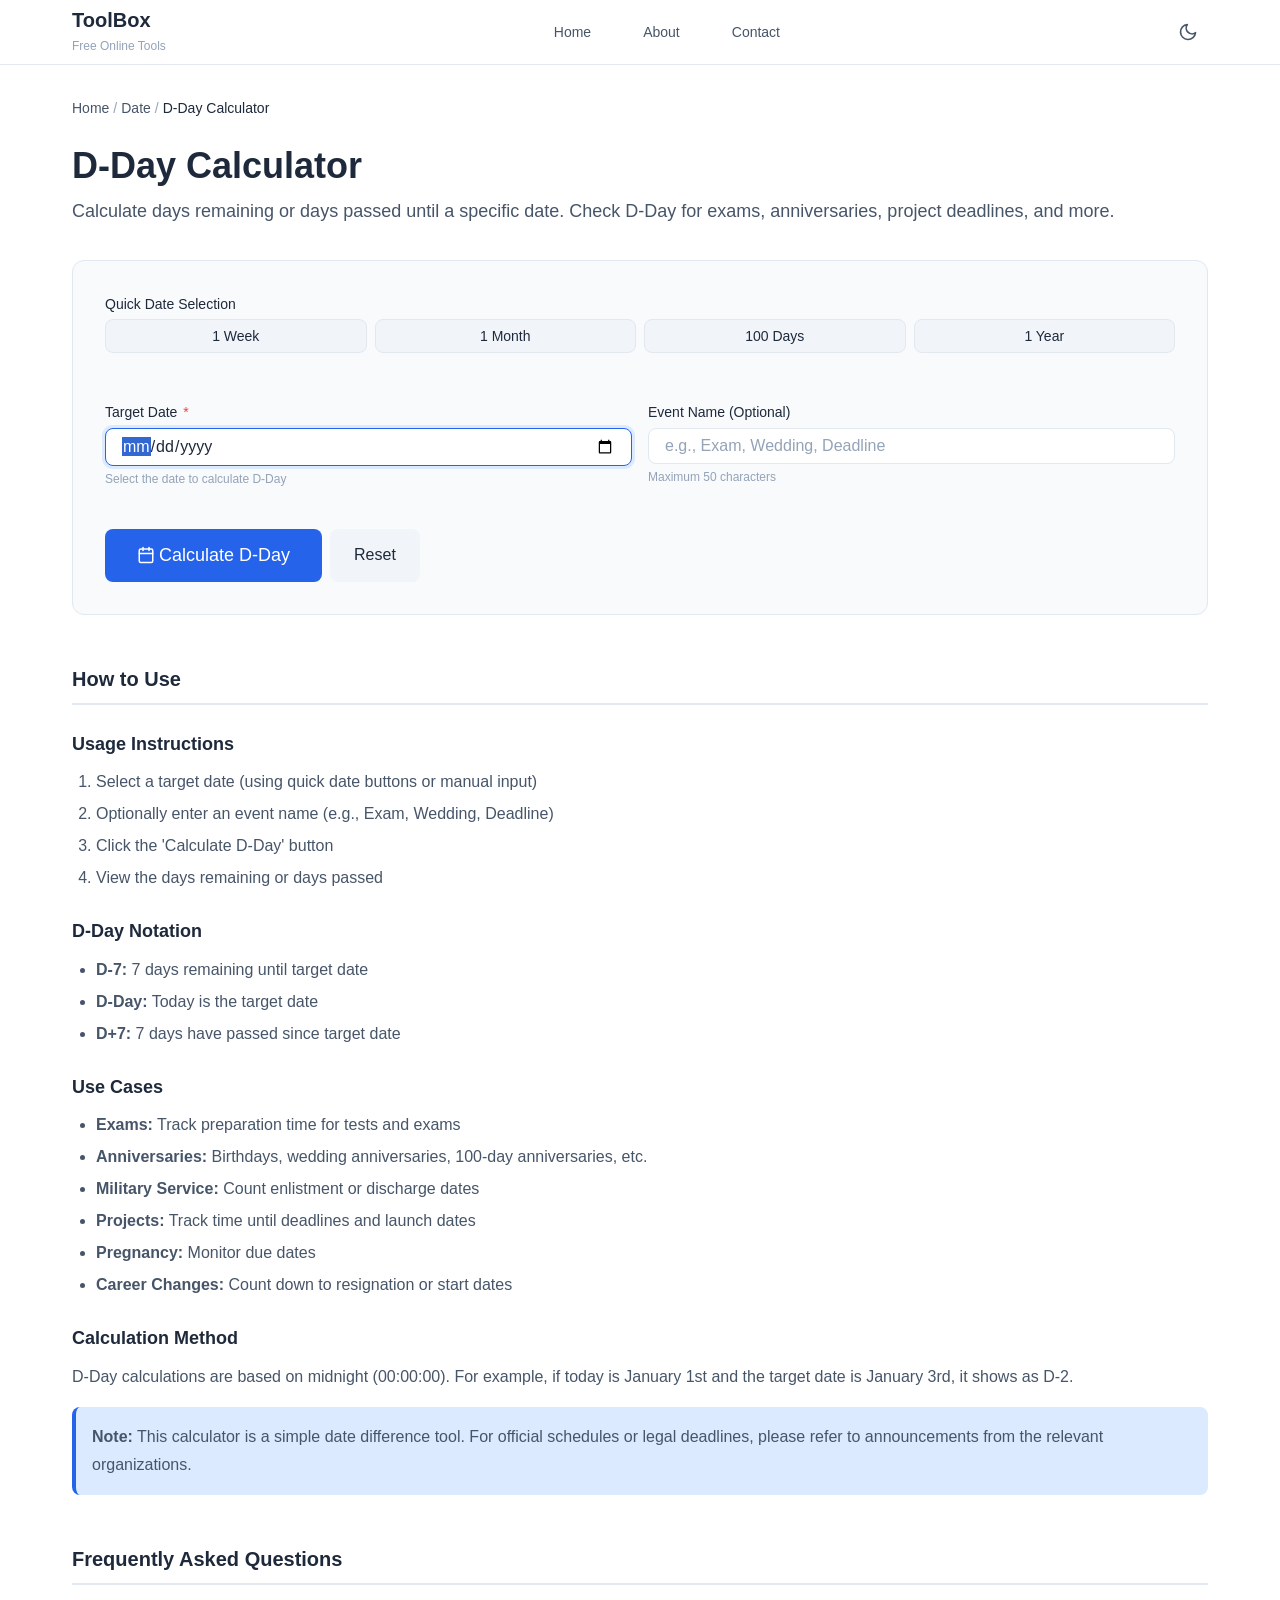
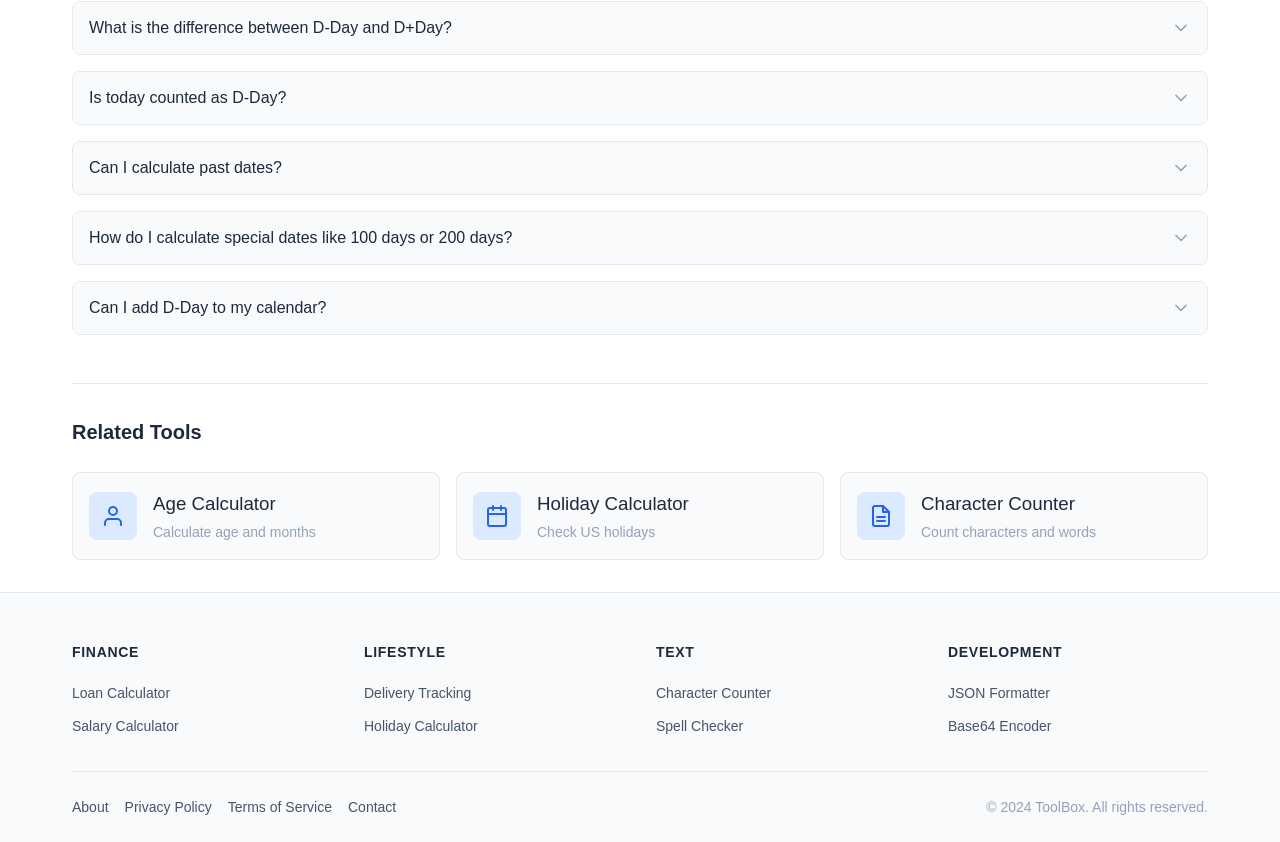
<file: tools/date/dday-calculator.html>
<!DOCTYPE html>
<html lang="en-US">
<head>
  <meta charset="UTF-8">
  <meta name="viewport" content="width=device-width, initial-scale=1.0">

  <!-- SEO Meta Tags -->
  <title>D-Day Calculator - Calculate Days Remaining | ToolBox</title>
  <meta name="description" content="Calculate days remaining or days passed until a specific date. Check D-Day for exams, anniversaries, important dates, and more. Free D-Day counter.">
  <meta name="keywords" content="D-Day calculator, D-Day counter, days remaining, date calculator, anniversary calculator, exam countdown, days until">
  <meta name="author" content="ToolBox">
  <meta name="robots" content="index, follow">
  <link rel="canonical" href="https://judysylph.com/tools/date/dday-calculator.html">

  <!-- Open Graph -->
  <meta property="og:type" content="website">
  <meta property="og:url" content="https://judysylph.com/tools/date/dday-calculator.html">
  <meta property="og:title" content="D-Day Calculator - Calculate Days Remaining">
  <meta property="og:description" content="Calculate days remaining or days passed until a specific date.">
  <meta property="og:image" content="https://judysylph.com/assets/images/og-image.png">

  <!-- Favicon -->
  <link rel="icon" type="image/x-icon" href="/assets/images/favicon.ico">

  <!-- Stylesheets -->
  <link rel="stylesheet" href="../../assets/css/variables.css">
  <link rel="stylesheet" href="../../assets/css/common.css">
  <link rel="stylesheet" href="../../assets/css/tools.css">

  <style>
    /* D-Day specific styles */
    .dday-display {
      text-align: center;
      padding: var(--spacing-2xl) var(--spacing-lg);
      margin: var(--spacing-xl) 0;
      background: linear-gradient(135deg, var(--color-primary-light) 0%, var(--color-bg-secondary) 100%);
      border-radius: var(--radius-lg);
      border: 2px solid var(--color-primary);
    }

    .dday-label {
      font-size: var(--font-size-lg);
      color: var(--color-text-secondary);
      margin-bottom: var(--spacing-sm);
    }

    .dday-value {
      font-size: 4rem;
      font-weight: var(--font-weight-bold);
      color: var(--color-primary);
      line-height: 1.2;
      margin-bottom: var(--spacing-sm);
    }

    .dday-prefix {
      font-size: var(--font-size-2xl);
      font-weight: var(--font-weight-semibold);
      color: var(--color-text-primary);
    }

    .dday-status {
      font-size: var(--font-size-base);
      color: var(--color-text-secondary);
    }

    .date-info-grid {
      display: grid;
      grid-template-columns: repeat(auto-fit, minmax(200px, 1fr));
      gap: var(--spacing-md);
      margin-top: var(--spacing-xl);
    }

    .date-info-card {
      padding: var(--spacing-md);
      background-color: var(--color-bg-secondary);
      border: 1px solid var(--color-border);
      border-radius: var(--radius-md);
    }

    .date-info-label {
      font-size: var(--font-size-sm);
      color: var(--color-text-tertiary);
      margin-bottom: var(--spacing-xs);
    }

    .date-info-value {
      font-size: var(--font-size-lg);
      font-weight: var(--font-weight-semibold);
      color: var(--color-text-primary);
    }

    .quick-dates {
      display: grid;
      grid-template-columns: repeat(auto-fit, minmax(140px, 1fr));
      gap: var(--spacing-sm);
      margin-bottom: var(--spacing-lg);
    }

    .quick-date-btn {
      padding: var(--spacing-sm) var(--spacing-md);
      background-color: var(--color-bg-tertiary);
      border: 1px solid var(--color-border);
      border-radius: var(--radius-md);
      font-size: var(--font-size-sm);
      color: var(--color-text-primary);
      cursor: pointer;
      transition: all var(--transition-fast);
    }

    .quick-date-btn:hover {
      background-color: var(--color-primary-light);
      border-color: var(--color-primary);
      color: var(--color-primary);
    }

    .progress-bar-container {
      margin-top: var(--spacing-lg);
      padding: var(--spacing-md);
      background-color: var(--color-bg-secondary);
      border-radius: var(--radius-md);
    }

    .progress-bar-label {
      display: flex;
      justify-content: space-between;
      font-size: var(--font-size-sm);
      color: var(--color-text-secondary);
      margin-bottom: var(--spacing-xs);
    }

    .progress-bar {
      width: 100%;
      height: 24px;
      background-color: var(--color-bg-tertiary);
      border-radius: var(--radius-full);
      overflow: hidden;
      position: relative;
    }

    .progress-bar-fill {
      height: 100%;
      background: linear-gradient(90deg, var(--color-primary) 0%, var(--color-primary-hover) 100%);
      border-radius: var(--radius-full);
      transition: width var(--transition-base);
      display: flex;
      align-items: center;
      justify-content: flex-end;
      padding-right: var(--spacing-sm);
      color: white;
      font-size: var(--font-size-xs);
      font-weight: var(--font-weight-semibold);
    }

    @media (max-width: 640px) {
      .dday-value {
        font-size: 3rem;
      }

      .dday-prefix {
        font-size: var(--font-size-xl);
      }
    }
  </style>

  <!-- Structured Data -->
  <script type="application/ld+json">
  {
    "@context": "https://schema.org",
    "@type": "WebApplication",
    "name": "D-Day Calculator",
    "applicationCategory": "UtilityApplication",
    "operatingSystem": "Any",
    "description": "A tool to calculate days remaining or days passed until a specific date.",
    "offers": {
      "@type": "Offer",
      "price": "0",
      "priceCurrency": "USD"
    }
  }
  </script>
</head>
<body>
  <a href="#main-content" class="skip-link">Skip to main content</a>

  <!-- Header -->
  <header class="site-header">
    <div class="header-container">
      <div class="site-brand">
        <a href="../../index.html"><span class="site-name">ToolBox</span></a>
        <span class="site-tagline">Free Online Tools</span>
      </div>

      <nav class="main-nav" aria-label="Main menu">
        <ul class="nav-list">
          <li class="nav-item"><a href="../../index.html">Home</a></li>
          <li class="nav-item"><a href="../../pages/about.html">About</a></li>
          <li class="nav-item"><a href="../../pages/contact.html">Contact</a></li>
        </ul>
      </nav>

      <div class="header-utils">
        <button type="button" class="btn-icon theme-toggle" aria-label="Toggle dark mode">
          <svg class="icon-moon" xmlns="http://www.w3.org/2000/svg" width="20" height="20" viewBox="0 0 24 24" fill="none" stroke="currentColor" stroke-width="2" stroke-linecap="round" stroke-linejoin="round">
            <path d="M21 12.79A9 9 0 1 1 11.21 3 7 7 0 0 0 21 12.79z"></path>
          </svg>
          <svg class="icon-sun" xmlns="http://www.w3.org/2000/svg" width="20" height="20" viewBox="0 0 24 24" fill="none" stroke="currentColor" stroke-width="2" stroke-linecap="round" stroke-linejoin="round" style="display: none;">
            <circle cx="12" cy="12" r="5"></circle>
            <line x1="12" y1="1" x2="12" y2="3"></line>
            <line x1="12" y1="21" x2="12" y2="23"></line>
            <line x1="4.22" y1="4.22" x2="5.64" y2="5.64"></line>
            <line x1="18.36" y1="18.36" x2="19.78" y2="19.78"></line>
            <line x1="1" y1="12" x2="3" y2="12"></line>
            <line x1="21" y1="12" x2="23" y2="12"></line>
            <line x1="4.22" y1="19.78" x2="5.64" y2="18.36"></line>
            <line x1="18.36" y1="5.64" x2="19.78" y2="4.22"></line>
          </svg>
        </button>

        <button type="button" class="btn-icon mobile-menu-toggle" aria-label="Open menu" aria-expanded="false" aria-controls="mobile-nav">
          <svg class="icon-menu" xmlns="http://www.w3.org/2000/svg" width="20" height="20" viewBox="0 0 24 24" fill="none" stroke="currentColor" stroke-width="2" stroke-linecap="round" stroke-linejoin="round"><line x1="3" y1="12" x2="21" y2="12"></line><line x1="3" y1="6" x2="21" y2="6"></line><line x1="3" y1="18" x2="21" y2="18"></line></svg>
          <svg class="icon-close" xmlns="http://www.w3.org/2000/svg" width="20" height="20" viewBox="0 0 24 24" fill="none" stroke="currentColor" stroke-width="2" stroke-linecap="round" stroke-linejoin="round"><line x1="18" y1="6" x2="6" y2="18"></line><line x1="6" y1="6" x2="18" y2="18"></line></svg>
        </button>
      </div>
    </div>

    <nav id="mobile-nav" class="mobile-nav" aria-label="Mobile menu">
      <ul class="mobile-nav-list">
        <li class="mobile-nav-item"><a href="../../index.html">Home</a></li>
        <li class="mobile-nav-item"><a href="../../pages/about.html">About</a></li>
        <li class="mobile-nav-item"><a href="../../pages/contact.html">Contact</a></li>
      </ul>
    </nav>
  </header>

  <!-- Main Content -->
  <main id="main-content" class="site-main">
    <div class="container">
      <!-- Breadcrumb -->
      <nav class="breadcrumb" aria-label="Breadcrumb">
        <ol class="breadcrumb-list">
          <li class="breadcrumb-item"><a href="/">Home</a></li>
          <li class="breadcrumb-item"><a href="/tools/date/">Date</a></li>
          <li class="breadcrumb-item" aria-current="page">D-Day Calculator</li>
        </ol>
      </nav>

      <!-- Page Header -->
      <header class="page-header">
        <h1 class="page-title">D-Day Calculator</h1>
        <p class="page-description">
          Calculate days remaining or days passed until a specific date.
          Check D-Day for exams, anniversaries, project deadlines, and more.
        </p>
      </header>

      <!-- Tool Interface -->
      <section class="content-section">
        <div class="tool-interface">
          <form id="dday-form" class="tool-form">
            <!-- Quick Dates -->
            <div class="form-group">
              <label class="form-label">Quick Date Selection</label>
              <div class="quick-dates">
                <button type="button" class="quick-date-btn" data-offset="7">1 Week</button>
                <button type="button" class="quick-date-btn" data-offset="30">1 Month</button>
                <button type="button" class="quick-date-btn" data-offset="100">100 Days</button>
                <button type="button" class="quick-date-btn" data-offset="365">1 Year</button>
              </div>
            </div>

            <!-- Date Input -->
            <div class="form-row">
              <div class="form-group">
                <label for="target-date" class="form-label">
                  Target Date <span class="required">*</span>
                </label>
                <input
                  type="date"
                  id="target-date"
                  class="form-input"
                  required
                >
                <span class="form-hint">Select the date to calculate D-Day</span>
              </div>

              <div class="form-group">
                <label for="event-name" class="form-label">Event Name (Optional)</label>
                <input
                  type="text"
                  id="event-name"
                  class="form-input"
                  placeholder="e.g., Exam, Wedding, Deadline"
                  maxlength="50"
                >
                <span class="form-hint">Maximum 50 characters</span>
              </div>
            </div>

            <!-- Buttons -->
            <div class="btn-group">
              <button type="submit" class="btn btn-primary btn-lg">
                <svg xmlns="http://www.w3.org/2000/svg" width="18" height="18" viewBox="0 0 24 24" fill="none" stroke="currentColor" stroke-width="2" stroke-linecap="round" stroke-linejoin="round">
                  <rect x="3" y="4" width="18" height="18" rx="2" ry="2"></rect>
                  <line x1="16" y1="2" x2="16" y2="6"></line>
                  <line x1="8" y1="2" x2="8" y2="6"></line>
                  <line x1="3" y1="10" x2="21" y2="10"></line>
                </svg>
                Calculate D-Day
              </button>
              <button type="reset" class="btn btn-secondary">Reset</button>
            </div>
          </form>

          <!-- Results -->
          <div id="result-area" class="tool-result result-hidden" aria-live="polite">
            <!-- D-Day Display -->
            <div class="dday-display">
              <div class="dday-label" id="event-label">D-Day</div>
              <div class="dday-value">
                <span class="dday-prefix" id="dday-prefix">D-</span><span id="dday-number">0</span>
              </div>
              <div class="dday-status" id="dday-status"></div>
            </div>

            <!-- Date Information -->
            <div class="date-info-grid">
              <div class="date-info-card">
                <div class="date-info-label">Today</div>
                <div class="date-info-value" id="today-date"></div>
              </div>
              <div class="date-info-card">
                <div class="date-info-label">Target Date</div>
                <div class="date-info-value" id="target-date-display"></div>
              </div>
              <div class="date-info-card">
                <div class="date-info-label">Day of Week</div>
                <div class="date-info-value" id="target-weekday"></div>
              </div>
              <div class="date-info-card">
                <div class="date-info-label">Weeks/Months</div>
                <div class="date-info-value" id="weeks-months"></div>
              </div>
            </div>

            <!-- Progress Bar (only for future dates) -->
            <div id="progress-container" class="progress-bar-container" style="display: none;">
              <div class="progress-bar-label">
                <span>Start Date: <span id="start-date"></span></span>
                <span>Target Date: <span id="end-date"></span></span>
              </div>
              <div class="progress-bar">
                <div class="progress-bar-fill" id="progress-fill">0%</div>
              </div>
            </div>
          </div>
        </div>
      </section>

      <!-- Guide Section -->
      <section class="content-section tool-guide">
        <h2 class="section-title">How to Use</h2>
        <div class="guide-content">
          <h3>Usage Instructions</h3>
          <ol>
            <li>Select a target date (using quick date buttons or manual input)</li>
            <li>Optionally enter an event name (e.g., Exam, Wedding, Deadline)</li>
            <li>Click the 'Calculate D-Day' button</li>
            <li>View the days remaining or days passed</li>
          </ol>

          <h3>D-Day Notation</h3>
          <ul>
            <li><strong>D-7:</strong> 7 days remaining until target date</li>
            <li><strong>D-Day:</strong> Today is the target date</li>
            <li><strong>D+7:</strong> 7 days have passed since target date</li>
          </ul>

          <h3>Use Cases</h3>
          <ul>
            <li><strong>Exams:</strong> Track preparation time for tests and exams</li>
            <li><strong>Anniversaries:</strong> Birthdays, wedding anniversaries, 100-day anniversaries, etc.</li>
            <li><strong>Military Service:</strong> Count enlistment or discharge dates</li>
            <li><strong>Projects:</strong> Track time until deadlines and launch dates</li>
            <li><strong>Pregnancy:</strong> Monitor due dates</li>
            <li><strong>Career Changes:</strong> Count down to resignation or start dates</li>
          </ul>

          <h3>Calculation Method</h3>
          <p>
            D-Day calculations are based on midnight (00:00:00).
            For example, if today is January 1st and the target date is January 3rd, it shows as D-2.
          </p>

          <div class="notice-box info">
            <strong>Note:</strong> This calculator is a simple date difference tool.
            For official schedules or legal deadlines, please refer to announcements from the relevant organizations.
          </div>
        </div>
      </section>

      <!-- FAQ Section -->
      <section class="content-section tool-faq">
        <h2 class="section-title">Frequently Asked Questions</h2>
        <div class="faq-list" itemscope itemtype="https://schema.org/FAQPage">

          <!-- FAQ 1 -->
          <div class="faq-item" itemscope itemprop="mainEntity" itemtype="https://schema.org/Question">
            <button type="button" class="faq-question" aria-expanded="false">
              <span itemprop="name">What is the difference between D-Day and D+Day?</span>
              <svg class="faq-icon" xmlns="http://www.w3.org/2000/svg" width="20" height="20" viewBox="0 0 24 24" fill="none" stroke="currentColor" stroke-width="2" stroke-linecap="round" stroke-linejoin="round">
                <polyline points="6 9 12 15 18 9"></polyline>
              </svg>
            </button>
            <div class="faq-answer" itemscope itemprop="acceptedAnswer" itemtype="https://schema.org/Answer">
              <div itemprop="text">
                <p>
                  <strong>D-7</strong> means 7 days remaining until the target date (Before).
                </p>
                <p>
                  <strong>D+7</strong> means 7 days have passed since the target date (After).
                </p>
                <p>
                  <strong>D-Day</strong> refers to the target date itself.
                </p>
              </div>
            </div>
          </div>

          <!-- FAQ 2 -->
          <div class="faq-item" itemscope itemprop="mainEntity" itemtype="https://schema.org/Question">
            <button type="button" class="faq-question" aria-expanded="false">
              <span itemprop="name">Is today counted as D-Day?</span>
              <svg class="faq-icon" xmlns="http://www.w3.org/2000/svg" width="20" height="20" viewBox="0 0 24 24" fill="none" stroke="currentColor" stroke-width="2" stroke-linecap="round" stroke-linejoin="round">
                <polyline points="6 9 12 15 18 9"></polyline>
              </svg>
            </button>
            <div class="faq-answer" itemscope itemprop="acceptedAnswer" itemtype="https://schema.org/Answer">
              <div itemprop="text">
                <p>
                  Yes, if today matches the target date, it displays as "D-Day".
                  For example, if today is January 10th and the target date is also January 10th, it shows "D-Day".
                </p>
                <p>
                  Tomorrow becomes D-1, and the day after tomorrow becomes D-2.
                </p>
              </div>
            </div>
          </div>

          <!-- FAQ 3 -->
          <div class="faq-item" itemscope itemprop="mainEntity" itemtype="https://schema.org/Question">
            <button type="button" class="faq-question" aria-expanded="false">
              <span itemprop="name">Can I calculate past dates?</span>
              <svg class="faq-icon" xmlns="http://www.w3.org/2000/svg" width="20" height="20" viewBox="0 0 24 24" fill="none" stroke="currentColor" stroke-width="2" stroke-linecap="round" stroke-linejoin="round">
                <polyline points="6 9 12 15 18 9"></polyline>
              </svg>
            </button>
            <div class="faq-answer" itemscope itemprop="acceptedAnswer" itemtype="https://schema.org/Answer">
              <div itemprop="text">
                <p>
                  Yes, entering a past date will calculate how many days have passed since that date.
                  This is displayed as D+number.
                </p>
                <p>
                  For example, entering a date from 100 days ago will show "D+100"
                  with a message stating "100 days have passed".
                </p>
              </div>
            </div>
          </div>

          <!-- FAQ 4 -->
          <div class="faq-item" itemscope itemprop="mainEntity" itemtype="https://schema.org/Question">
            <button type="button" class="faq-question" aria-expanded="false">
              <span itemprop="name">How do I calculate special dates like 100 days or 200 days?</span>
              <svg class="faq-icon" xmlns="http://www.w3.org/2000/svg" width="20" height="20" viewBox="0 0 24 24" fill="none" stroke="currentColor" stroke-width="2" stroke-linecap="round" stroke-linejoin="round">
                <polyline points="6 9 12 15 18 9"></polyline>
              </svg>
            </button>
            <div class="faq-answer" itemscope itemprop="acceptedAnswer" itemtype="https://schema.org/Answer">
              <div itemprop="text">
                <p>
                  Click the "100 Days" button under 'Quick Date Selection' to automatically select exactly 100 days from today.
                </p>
                <p>
                  If you want to calculate 100 days from a specific start date,
                  please use our related tool: <a href="/tools/date/date-calculator.html">Date Calculator</a>.
                </p>
              </div>
            </div>
          </div>

          <!-- FAQ 5 -->
          <div class="faq-item" itemscope itemprop="mainEntity" itemtype="https://schema.org/Question">
            <button type="button" class="faq-question" aria-expanded="false">
              <span itemprop="name">Can I add D-Day to my calendar?</span>
              <svg class="faq-icon" xmlns="http://www.w3.org/2000/svg" width="20" height="20" viewBox="0 0 24 24" fill="none" stroke="currentColor" stroke-width="2" stroke-linecap="round" stroke-linejoin="round">
                <polyline points="6 9 12 15 18 9"></polyline>
              </svg>
            </button>
            <div class="faq-answer" itemscope itemprop="acceptedAnswer" itemtype="https://schema.org/Answer">
              <div itemprop="text">
                <p>
                  This is a web-based calculator and does not have a direct calendar integration feature.
                  After calculating the results, please manually add the event to your smartphone or computer calendar app.
                </p>
                <p>
                  You can add events to Google Calendar, iPhone Calendar, etc. to receive D-Day reminders.
                </p>
              </div>
            </div>
          </div>

        </div>
      </section>

      <!-- Related Tools -->
      <aside class="related-tools">
        <h2>Related Tools</h2>
        <div class="tools-grid">

          <a href="/tools/date/age-calculator.html" class="tool-card">
            <div class="tool-card-icon">
              <svg xmlns="http://www.w3.org/2000/svg" width="24" height="24" viewBox="0 0 24 24" fill="none" stroke="currentColor" stroke-width="2" stroke-linecap="round" stroke-linejoin="round">
                <path d="M20 21v-2a4 4 0 0 0-4-4H8a4 4 0 0 0-4 4v2"></path>
                <circle cx="12" cy="7" r="4"></circle>
              </svg>
            </div>
            <div class="tool-card-content">
              <h3 class="tool-card-title">Age Calculator</h3>
              <p class="tool-card-desc">Calculate age and months</p>
            </div>
          </a>

          <a href="/tools/life/holiday-calculator.html" class="tool-card">
            <div class="tool-card-icon">
              <svg xmlns="http://www.w3.org/2000/svg" width="24" height="24" viewBox="0 0 24 24" fill="none" stroke="currentColor" stroke-width="2" stroke-linecap="round" stroke-linejoin="round">
                <rect x="3" y="4" width="18" height="18" rx="2" ry="2"></rect>
                <line x1="16" y1="2" x2="16" y2="6"></line>
                <line x1="8" y1="2" x2="8" y2="6"></line>
                <line x1="3" y1="10" x2="21" y2="10"></line>
              </svg>
            </div>
            <div class="tool-card-content">
              <h3 class="tool-card-title">Holiday Calculator</h3>
              <p class="tool-card-desc">Check US holidays</p>
            </div>
          </a>

          <a href="/tools/text/char-counter.html" class="tool-card">
            <div class="tool-card-icon">
              <svg xmlns="http://www.w3.org/2000/svg" width="24" height="24" viewBox="0 0 24 24" fill="none" stroke="currentColor" stroke-width="2" stroke-linecap="round" stroke-linejoin="round">
                <path d="M14 2H6a2 2 0 0 0-2 2v16a2 2 0 0 0 2 2h12a2 2 0 0 0 2-2V8z"></path>
                <polyline points="14 2 14 8 20 8"></polyline>
                <line x1="16" y1="13" x2="8" y2="13"></line>
                <line x1="16" y1="17" x2="8" y2="17"></line>
              </svg>
            </div>
            <div class="tool-card-content">
              <h3 class="tool-card-title">Character Counter</h3>
              <p class="tool-card-desc">Count characters and words</p>
            </div>
          </a>

        </div>
      </aside>

    </div>
  </main>

  <!-- Footer -->
  <footer class="site-footer">
    <div class="footer-container">
      <div class="footer-nav">
        <div class="footer-section">
          <h3>Finance</h3>
          <ul class="footer-links">
            <li><a href="/tools/finance/loan-calculator.html">Loan Calculator</a></li>
            <li><a href="/tools/finance/salary-calculator.html">Salary Calculator</a></li>
          </ul>
        </div>
        <div class="footer-section">
          <h3>Lifestyle</h3>
          <ul class="footer-links">
            <li><a href="/tools/life/delivery-tracking.html">Delivery Tracking</a></li>
            <li><a href="/tools/life/holiday-calculator.html">Holiday Calculator</a></li>
          </ul>
        </div>
        <div class="footer-section">
          <h3>Text</h3>
          <ul class="footer-links">
            <li><a href="/tools/text/char-counter.html">Character Counter</a></li>
            <li><a href="/tools/text/spell-checker.html">Spell Checker</a></li>
          </ul>
        </div>
        <div class="footer-section">
          <h3>Development</h3>
          <ul class="footer-links">
            <li><a href="/tools/dev/json-formatter.html">JSON Formatter</a></li>
            <li><a href="/tools/dev/base64-encoder.html">Base64 Encoder</a></li>
          </ul>
        </div>
      </div>

      <div class="footer-bottom">
        <nav class="footer-legal" aria-label="Legal notices">
          <a href="/pages/about.html">About</a>
          <a href="/pages/privacy-policy.html">Privacy Policy</a>
          <a href="/pages/terms-of-service.html">Terms of Service</a>
          <a href="/pages/contact.html">Contact</a>
        </nav>
        <p class="footer-copyright">&copy; 2024 ToolBox. All rights reserved.</p>
      </div>
    </div>
  </footer>

  <!-- Scripts -->
  <script src="/assets/js/common.js"></script>
  <script src="/assets/js/tools/dday-calculator.js"></script>
</body>
</html>
</file>
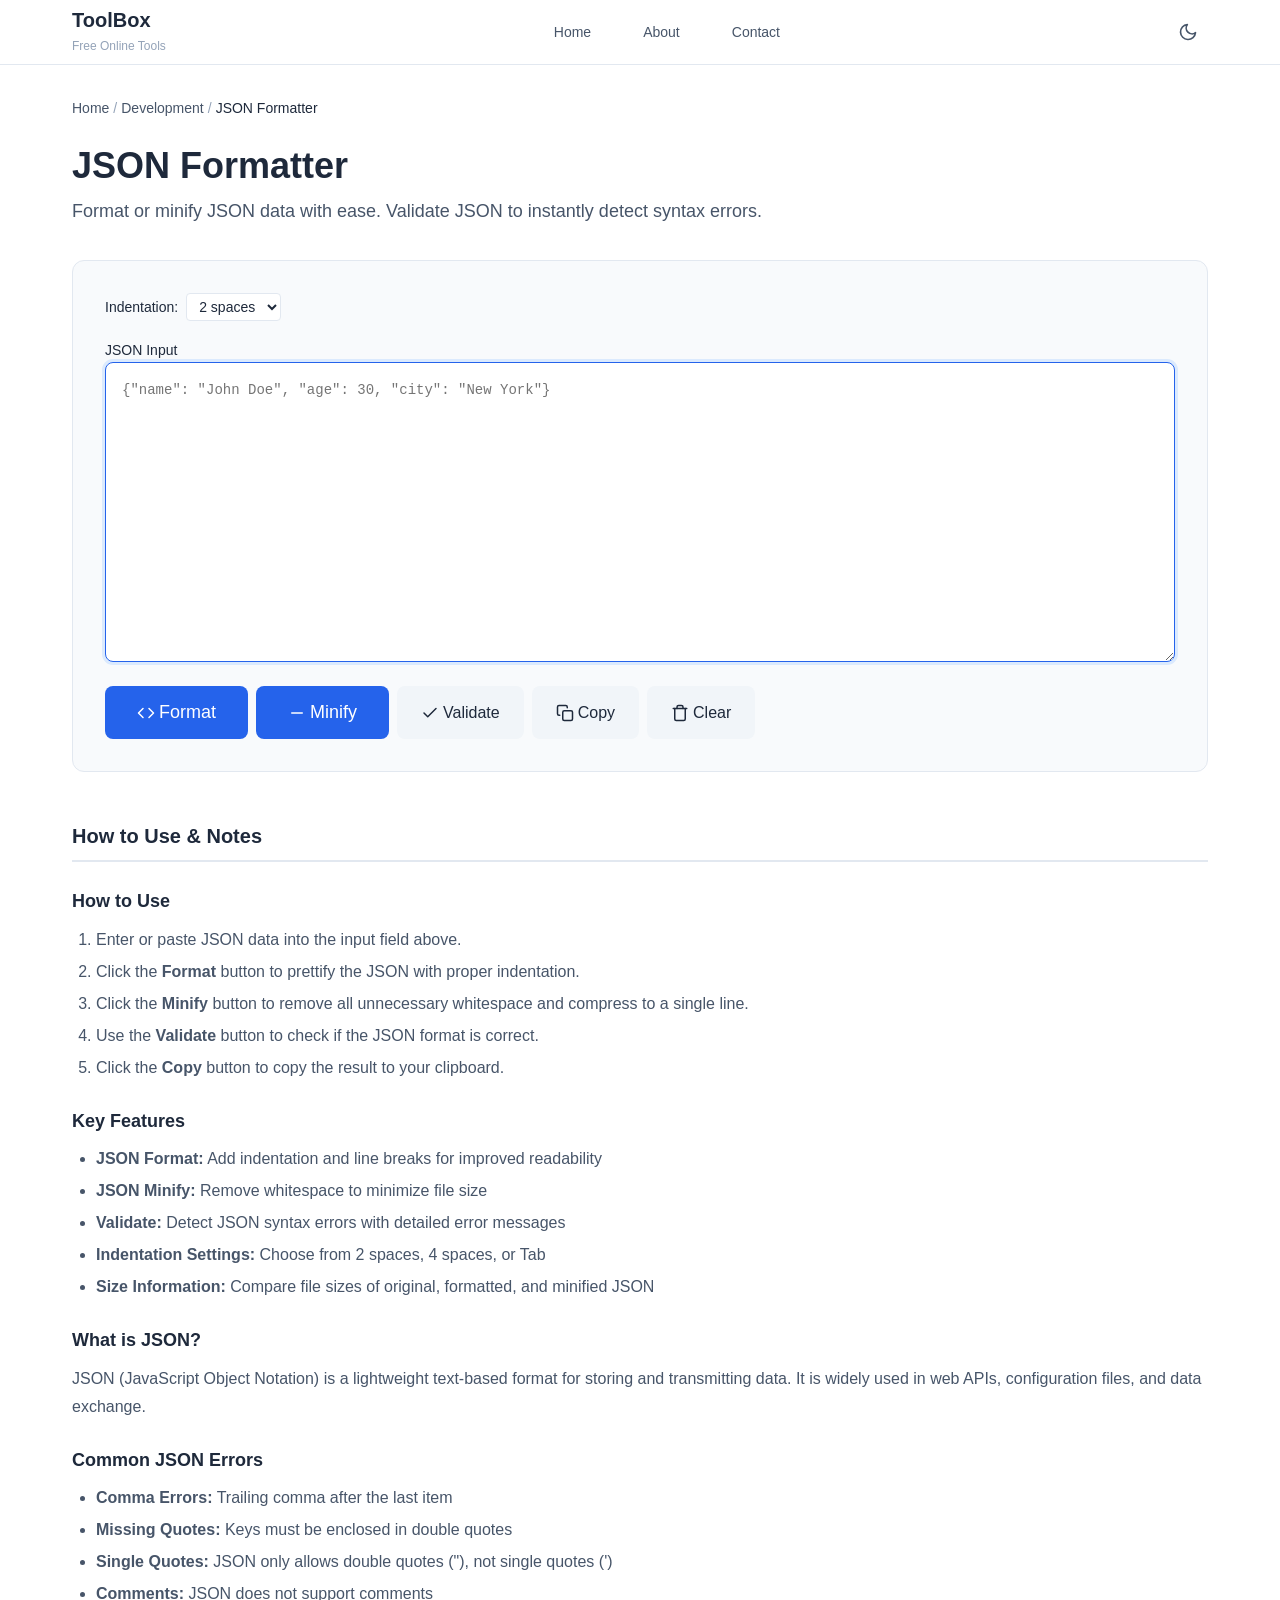
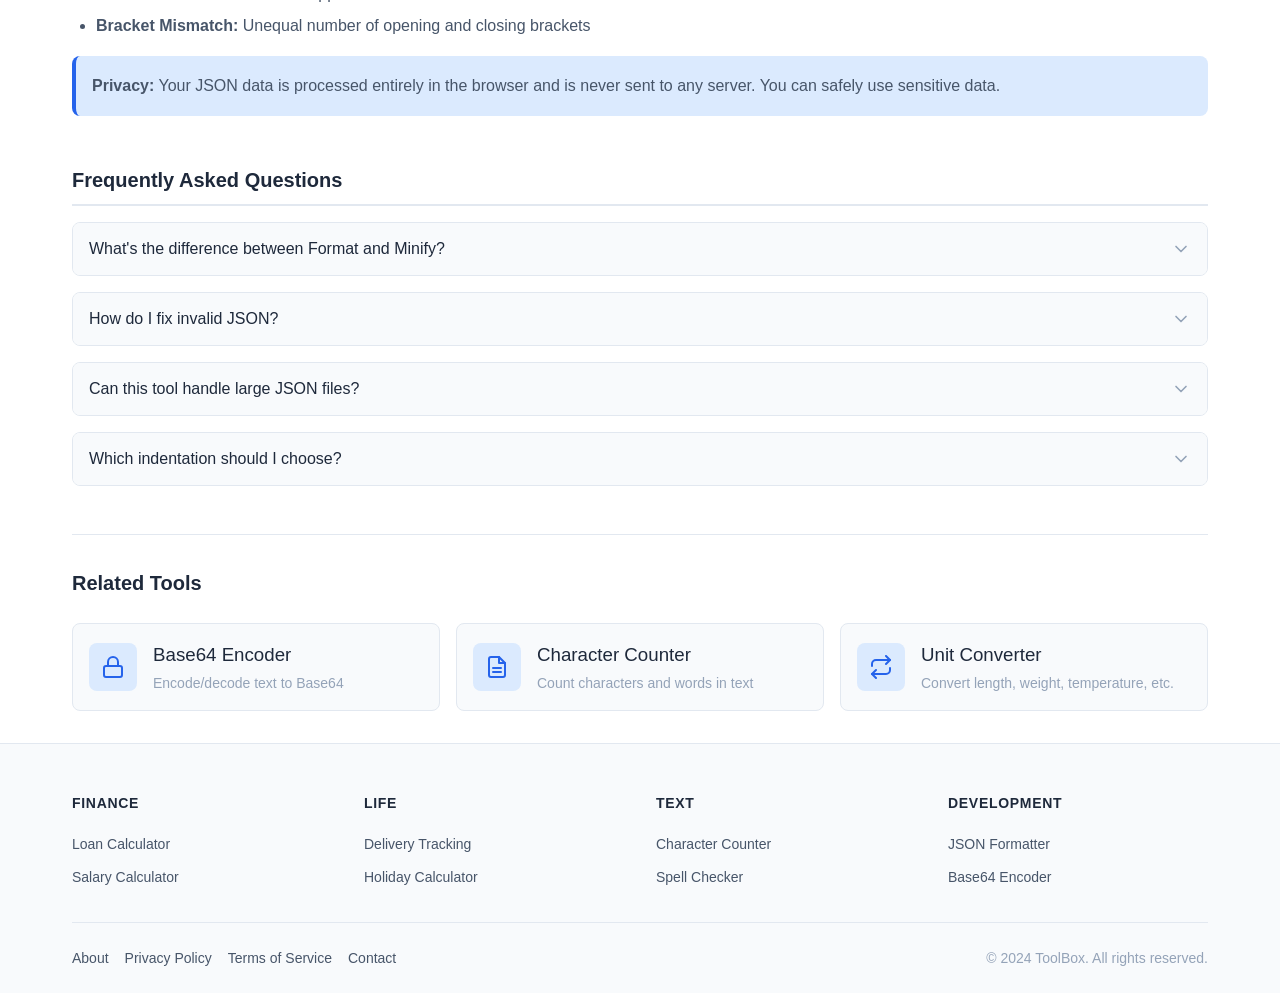
<file: tools/dev/json-formatter.html>
<!DOCTYPE html>
<html lang="en-US">
<head>
  <meta charset="UTF-8">
  <meta name="viewport" content="width=device-width, initial-scale=1.0">

  <!-- SEO Meta Tags -->
  <title>JSON Formatter - Format and Validate JSON | ToolBox</title>
  <meta name="description" content="Format and minify JSON data with ease. Includes JSON validation, syntax error checking, and indentation adjustment features. Free online JSON tool for developers.">
  <meta name="keywords" content="JSON formatter, JSON format, JSON validation, JSON validator, JSON prettify, JSON minify, JSON compress, developer tools">
  <meta name="author" content="ToolBox">
  <meta name="robots" content="index, follow">
  <link rel="canonical" href="https://judysylph.com/tools/dev/json-formatter.html">

  <!-- Open Graph -->
  <meta property="og:type" content="website">
  <meta property="og:url" content="https://judysylph.com/tools/dev/json-formatter.html">
  <meta property="og:title" content="JSON Formatter - Format and Validate JSON">
  <meta property="og:description" content="Format and minify JSON data with ease. Includes JSON validation features.">
  <meta property="og:image" content="https://judysylph.com/assets/images/og-image.png">

  <!-- Favicon -->
  <link rel="icon" type="image/x-icon" href="/assets/images/favicon.ico">

  <!-- Stylesheets -->
  <link rel="stylesheet" href="../../assets/css/variables.css">
  <link rel="stylesheet" href="../../assets/css/common.css">
  <link rel="stylesheet" href="../../assets/css/tools.css">

  <style>
    /* JSON specific styles */
    .json-editor {
      position: relative;
    }

    .json-textarea {
      font-family: var(--font-family-mono);
      font-size: 14px;
      line-height: 1.6;
      min-height: 300px;
      resize: vertical;
      background-color: var(--color-bg-primary);
      border: 1px solid var(--color-border);
      border-radius: var(--radius-md);
      padding: var(--spacing-md);
      width: 100%;
      color: var(--color-text-primary);
    }

    .json-textarea:focus {
      outline: none;
      border-color: var(--color-primary);
      box-shadow: 0 0 0 3px var(--color-primary-light);
    }

    .error-message {
      display: none;
      margin-top: var(--spacing-md);
      padding: var(--spacing-md);
      background-color: #fee2e2;
      border: 1px solid var(--color-error);
      border-radius: var(--radius-md);
      color: #991b1b;
    }

    .error-message.show {
      display: block;
    }

    .error-message strong {
      display: block;
      margin-bottom: var(--spacing-xs);
    }

    .error-message pre {
      margin-top: var(--spacing-xs);
      padding: var(--spacing-sm);
      background-color: rgba(0, 0, 0, 0.05);
      border-radius: var(--radius-sm);
      font-size: var(--font-size-sm);
      overflow-x: auto;
    }

    [data-theme="dark"] .error-message {
      background-color: #450a0a;
      color: #fecaca;
    }

    [data-theme="dark"] .error-message pre {
      background-color: rgba(0, 0, 0, 0.3);
    }

    .success-message {
      display: none;
      margin-top: var(--spacing-md);
      padding: var(--spacing-md);
      background-color: #dcfce7;
      border: 1px solid var(--color-success);
      border-radius: var(--radius-md);
      color: #166534;
    }

    .success-message.show {
      display: block;
    }

    [data-theme="dark"] .success-message {
      background-color: #14532d;
      color: #bbf7d0;
    }

    .indent-selector {
      display: flex;
      align-items: center;
      gap: var(--spacing-sm);
      margin-bottom: var(--spacing-md);
    }

    .indent-selector label {
      font-size: var(--font-size-sm);
      font-weight: var(--font-weight-medium);
      color: var(--color-text-primary);
    }

    .indent-selector select {
      padding: var(--spacing-xs) var(--spacing-sm);
      border: 1px solid var(--color-border);
      border-radius: var(--radius-sm);
      background-color: var(--color-bg-primary);
      color: var(--color-text-primary);
      font-size: var(--font-size-sm);
    }

    .json-stats {
      display: grid;
      grid-template-columns: repeat(auto-fit, minmax(150px, 1fr));
      gap: var(--spacing-md);
      margin-top: var(--spacing-md);
    }

    .stat-item {
      padding: var(--spacing-sm);
      background-color: var(--color-bg-secondary);
      border-radius: var(--radius-sm);
      text-align: center;
    }

    .stat-label {
      font-size: var(--font-size-xs);
      color: var(--color-text-tertiary);
      margin-bottom: 2px;
    }

    .stat-value {
      font-size: var(--font-size-lg);
      font-weight: var(--font-weight-semibold);
      color: var(--color-text-primary);
    }
  </style>

  <!-- Structured Data -->
  <script type="application/ld+json">
  {
    "@context": "https://schema.org",
    "@type": "WebApplication",
    "name": "JSON Formatter",
    "applicationCategory": "DeveloperApplication",
    "operatingSystem": "Any",
    "description": "A developer tool to format and validate JSON data.",
    "offers": {
      "@type": "Offer",
      "price": "0",
      "priceCurrency": "USD"
    }
  }
  </script>
</head>
<body>
  <a href="#main-content" class="skip-link">Skip to main content</a>

  <!-- Header -->
  <header class="site-header">
    <div class="header-container">
      <div class="site-brand">
        <a href="../../index.html"><span class="site-name">ToolBox</span></a>
        <span class="site-tagline">Free Online Tools</span>
      </div>

      <nav class="main-nav" aria-label="Main menu">
        <ul class="nav-list">
          <li class="nav-item"><a href="../../index.html">Home</a></li>
          <li class="nav-item"><a href="../../pages/about.html">About</a></li>
          <li class="nav-item"><a href="../../pages/contact.html">Contact</a></li>
        </ul>
      </nav>

      <div class="header-utils">
        <button type="button" class="btn-icon theme-toggle" aria-label="Toggle dark mode">
          <svg class="icon-moon" xmlns="http://www.w3.org/2000/svg" width="20" height="20" viewBox="0 0 24 24" fill="none" stroke="currentColor" stroke-width="2" stroke-linecap="round" stroke-linejoin="round">
            <path d="M21 12.79A9 9 0 1 1 11.21 3 7 7 0 0 0 21 12.79z"></path>
          </svg>
          <svg class="icon-sun" xmlns="http://www.w3.org/2000/svg" width="20" height="20" viewBox="0 0 24 24" fill="none" stroke="currentColor" stroke-width="2" stroke-linecap="round" stroke-linejoin="round" style="display: none;">
            <circle cx="12" cy="12" r="5"></circle>
            <line x1="12" y1="1" x2="12" y2="3"></line>
            <line x1="12" y1="21" x2="12" y2="23"></line>
            <line x1="4.22" y1="4.22" x2="5.64" y2="5.64"></line>
            <line x1="18.36" y1="18.36" x2="19.78" y2="19.78"></line>
            <line x1="1" y1="12" x2="3" y2="12"></line>
            <line x1="21" y1="12" x2="23" y2="12"></line>
            <line x1="4.22" y1="19.78" x2="5.64" y2="18.36"></line>
            <line x1="18.36" y1="5.64" x2="19.78" y2="4.22"></line>
          </svg>
        </button>

        <button type="button" class="btn-icon mobile-menu-toggle" aria-label="Open menu" aria-expanded="false" aria-controls="mobile-nav">
          <svg class="icon-menu" xmlns="http://www.w3.org/2000/svg" width="20" height="20" viewBox="0 0 24 24" fill="none" stroke="currentColor" stroke-width="2" stroke-linecap="round" stroke-linejoin="round"><line x1="3" y1="12" x2="21" y2="12"></line><line x1="3" y1="6" x2="21" y2="6"></line><line x1="3" y1="18" x2="21" y2="18"></line></svg>
          <svg class="icon-close" xmlns="http://www.w3.org/2000/svg" width="20" height="20" viewBox="0 0 24 24" fill="none" stroke="currentColor" stroke-width="2" stroke-linecap="round" stroke-linejoin="round"><line x1="18" y1="6" x2="6" y2="18"></line><line x1="6" y1="6" x2="18" y2="18"></line></svg>
        </button>
      </div>
    </div>

    <nav id="mobile-nav" class="mobile-nav" aria-label="Mobile menu">
      <ul class="mobile-nav-list">
        <li class="mobile-nav-item"><a href="../../index.html">Home</a></li>
        <li class="mobile-nav-item"><a href="../../pages/about.html">About</a></li>
        <li class="mobile-nav-item"><a href="../../pages/contact.html">Contact</a></li>
      </ul>
    </nav>
  </header>

  <!-- Main Content -->
  <main id="main-content" class="site-main">
    <div class="container">
      <!-- Breadcrumb -->
      <nav class="breadcrumb" aria-label="Breadcrumb">
        <ol class="breadcrumb-list">
          <li class="breadcrumb-item"><a href="/">Home</a></li>
          <li class="breadcrumb-item"><a href="/tools/dev/">Development</a></li>
          <li class="breadcrumb-item" aria-current="page">JSON Formatter</li>
        </ol>
      </nav>

      <!-- Page Header -->
      <header class="page-header">
        <h1 class="page-title">JSON Formatter</h1>
        <p class="page-description">
          Format or minify JSON data with ease.
          Validate JSON to instantly detect syntax errors.
        </p>
      </header>

      <!-- Tool Interface -->
      <section class="content-section">
        <div class="tool-interface">
          <!-- Indent Settings -->
          <div class="indent-selector">
            <label for="indent-size">Indentation:</label>
            <select id="indent-size">
              <option value="2" selected>2 spaces</option>
              <option value="4">4 spaces</option>
              <option value="tab">Tab</option>
            </select>
          </div>

          <!-- JSON Input -->
          <div class="json-editor">
            <label for="json-input" class="form-label">JSON Input</label>
            <textarea
              id="json-input"
              class="json-textarea"
              placeholder='{"name": "John Doe", "age": 30, "city": "New York"}'
              spellcheck="false"
            ></textarea>
          </div>

          <!-- Error Message -->
          <div id="error-message" class="error-message" role="alert">
            <strong>❌ JSON Error</strong>
            <div id="error-text"></div>
          </div>

          <!-- Success Message -->
          <div id="success-message" class="success-message" role="alert">
            ✅ Valid JSON
          </div>

          <!-- JSON Statistics -->
          <div id="json-stats" class="json-stats" style="display: none;">
            <div class="stat-item">
              <div class="stat-label">Original Size</div>
              <div class="stat-value" id="stat-original">0 bytes</div>
            </div>
            <div class="stat-item">
              <div class="stat-label">Formatted Size</div>
              <div class="stat-value" id="stat-formatted">0 bytes</div>
            </div>
            <div class="stat-item">
              <div class="stat-label">Minified Size</div>
              <div class="stat-value" id="stat-minified">0 bytes</div>
            </div>
          </div>

          <!-- Action Buttons -->
          <div class="btn-group">
            <button type="button" id="format-btn" class="btn btn-primary btn-lg">
              <svg xmlns="http://www.w3.org/2000/svg" width="18" height="18" viewBox="0 0 24 24" fill="none" stroke="currentColor" stroke-width="2" stroke-linecap="round" stroke-linejoin="round">
                <polyline points="16 18 22 12 16 6"></polyline>
                <polyline points="8 6 2 12 8 18"></polyline>
              </svg>
              Format
            </button>
            <button type="button" id="minify-btn" class="btn btn-primary btn-lg">
              <svg xmlns="http://www.w3.org/2000/svg" width="18" height="18" viewBox="0 0 24 24" fill="none" stroke="currentColor" stroke-width="2" stroke-linecap="round" stroke-linejoin="round">
                <line x1="5" y1="12" x2="19" y2="12"></line>
              </svg>
              Minify
            </button>
            <button type="button" id="validate-btn" class="btn btn-secondary">
              <svg xmlns="http://www.w3.org/2000/svg" width="18" height="18" viewBox="0 0 24 24" fill="none" stroke="currentColor" stroke-width="2" stroke-linecap="round" stroke-linejoin="round">
                <polyline points="20 6 9 17 4 12"></polyline>
              </svg>
              Validate
            </button>
            <button type="button" id="copy-btn" class="btn btn-secondary">
              <svg xmlns="http://www.w3.org/2000/svg" width="18" height="18" viewBox="0 0 24 24" fill="none" stroke="currentColor" stroke-width="2" stroke-linecap="round" stroke-linejoin="round">
                <rect x="9" y="9" width="13" height="13" rx="2" ry="2"></rect>
                <path d="M5 15H4a2 2 0 0 1-2-2V4a2 2 0 0 1 2-2h9a2 2 0 0 1 2 2v1"></path>
              </svg>
              Copy
            </button>
            <button type="button" id="clear-btn" class="btn btn-secondary">
              <svg xmlns="http://www.w3.org/2000/svg" width="18" height="18" viewBox="0 0 24 24" fill="none" stroke="currentColor" stroke-width="2" stroke-linecap="round" stroke-linejoin="round">
                <polyline points="3 6 5 6 21 6"></polyline>
                <path d="M19 6v14a2 2 0 0 1-2 2H7a2 2 0 0 1-2-2V6m3 0V4a2 2 0 0 1 2-2h4a2 2 0 0 1 2 2v2"></path>
              </svg>
              Clear
            </button>
          </div>
        </div>
      </section>

      <!-- Guide Section -->
      <section class="content-section tool-guide">
        <h2 class="section-title">How to Use & Notes</h2>
        <div class="guide-content">
          <h3>How to Use</h3>
          <ol>
            <li>Enter or paste JSON data into the input field above.</li>
            <li>Click the <strong>Format</strong> button to prettify the JSON with proper indentation.</li>
            <li>Click the <strong>Minify</strong> button to remove all unnecessary whitespace and compress to a single line.</li>
            <li>Use the <strong>Validate</strong> button to check if the JSON format is correct.</li>
            <li>Click the <strong>Copy</strong> button to copy the result to your clipboard.</li>
          </ol>

          <h3>Key Features</h3>
          <ul>
            <li><strong>JSON Format:</strong> Add indentation and line breaks for improved readability</li>
            <li><strong>JSON Minify:</strong> Remove whitespace to minimize file size</li>
            <li><strong>Validate:</strong> Detect JSON syntax errors with detailed error messages</li>
            <li><strong>Indentation Settings:</strong> Choose from 2 spaces, 4 spaces, or Tab</li>
            <li><strong>Size Information:</strong> Compare file sizes of original, formatted, and minified JSON</li>
          </ul>

          <h3>What is JSON?</h3>
          <p>
            JSON (JavaScript Object Notation) is a lightweight text-based format for storing and transmitting data.
            It is widely used in web APIs, configuration files, and data exchange.
          </p>

          <h3>Common JSON Errors</h3>
          <ul>
            <li><strong>Comma Errors:</strong> Trailing comma after the last item</li>
            <li><strong>Missing Quotes:</strong> Keys must be enclosed in double quotes</li>
            <li><strong>Single Quotes:</strong> JSON only allows double quotes ("), not single quotes (')</li>
            <li><strong>Comments:</strong> JSON does not support comments</li>
            <li><strong>Bracket Mismatch:</strong> Unequal number of opening and closing brackets</li>
          </ul>

          <div class="notice-box info">
            <strong>Privacy:</strong> Your JSON data is processed entirely in the browser
            and is never sent to any server. You can safely use sensitive data.
          </div>
        </div>
      </section>

      <!-- FAQ Section -->
      <section class="content-section tool-faq">
        <h2 class="section-title">Frequently Asked Questions</h2>
        <div class="faq-list" itemscope itemtype="https://schema.org/FAQPage">

          <!-- FAQ 1 -->
          <div class="faq-item" itemscope itemprop="mainEntity" itemtype="https://schema.org/Question">
            <button type="button" class="faq-question" aria-expanded="false">
              <span itemprop="name">What's the difference between Format and Minify?</span>
              <svg class="faq-icon" xmlns="http://www.w3.org/2000/svg" width="20" height="20" viewBox="0 0 24 24" fill="none" stroke="currentColor" stroke-width="2" stroke-linecap="round" stroke-linejoin="round">
                <polyline points="6 9 12 15 18 9"></polyline>
              </svg>
            </button>
            <div class="faq-answer" itemscope itemprop="acceptedAnswer" itemtype="https://schema.org/Answer">
              <div itemprop="text">
                <p>
                  <strong>Format</strong> adds indentation and line breaks to JSON data,
                  making it easier for humans to read. It's useful for debugging and code reviews during development.
                </p>
                <p>
                  <strong>Minify</strong> removes all unnecessary whitespace and line breaks to minimize file size.
                  Use this for network transmission or when you need to save storage space.
                </p>
              </div>
            </div>
          </div>

          <!-- FAQ 2 -->
          <div class="faq-item" itemscope itemprop="mainEntity" itemtype="https://schema.org/Question">
            <button type="button" class="faq-question" aria-expanded="false">
              <span itemprop="name">How do I fix invalid JSON?</span>
              <svg class="faq-icon" xmlns="http://www.w3.org/2000/svg" width="20" height="20" viewBox="0 0 24 24" fill="none" stroke="currentColor" stroke-width="2" stroke-linecap="round" stroke-linejoin="round">
                <polyline points="6 9 12 15 18 9"></polyline>
              </svg>
            </button>
            <div class="faq-answer" itemscope itemprop="acceptedAnswer" itemtype="https://schema.org/Answer">
              <div itemprop="text">
                <p>
                  When you run validation, the error message will show the location and cause of the problem.
                  Common fixes include:
                </p>
                <ul>
                  <li>Wrap all keys in double quotes</li>
                  <li>Remove trailing commas after the last item</li>
                  <li>Change single quotes to double quotes</li>
                  <li>Remove comments</li>
                  <li>Match opening and closing brackets</li>
                </ul>
              </div>
            </div>
          </div>

          <!-- FAQ 3 -->
          <div class="faq-item" itemscope itemprop="mainEntity" itemtype="https://schema.org/Question">
            <button type="button" class="faq-question" aria-expanded="false">
              <span itemprop="name">Can this tool handle large JSON files?</span>
              <svg class="faq-icon" xmlns="http://www.w3.org/2000/svg" width="20" height="20" viewBox="0 0 24 24" fill="none" stroke="currentColor" stroke-width="2" stroke-linecap="round" stroke-linejoin="round">
                <polyline points="6 9 12 15 18 9"></polyline>
              </svg>
            </button>
            <div class="faq-answer" itemscope itemprop="acceptedAnswer" itemtype="https://schema.org/Answer">
              <div itemprop="text">
                <p>
                  This tool runs in your browser, so the maximum file size depends on your browser's memory.
                  Generally, JSON files up to several MB can be processed without issues.
                </p>
                <p>
                  For very large files (over 10MB), your browser may slow down or freeze.
                  In such cases, we recommend using command-line tools or specialized editors.
                </p>
              </div>
            </div>
          </div>

          <!-- FAQ 4 -->
          <div class="faq-item" itemscope itemprop="mainEntity" itemtype="https://schema.org/Question">
            <button type="button" class="faq-question" aria-expanded="false">
              <span itemprop="name">Which indentation should I choose?</span>
              <svg class="faq-icon" xmlns="http://www.w3.org/2000/svg" width="20" height="20" viewBox="0 0 24 24" fill="none" stroke="currentColor" stroke-width="2" stroke-linecap="round" stroke-linejoin="round">
                <polyline points="6 9 12 15 18 9"></polyline>
              </svg>
            </button>
            <div class="faq-answer" itemscope itemprop="acceptedAnswer" itemtype="https://schema.org/Answer">
              <div itemprop="text">
                <p>
                  Choose indentation based on your personal or team coding style:
                </p>
                <ul>
                  <li><strong>2 spaces:</strong> Most widely used standard, concise</li>
                  <li><strong>4 spaces:</strong> Better readability, Python style</li>
                  <li><strong>Tab:</strong> Size adjustable based on editor settings</li>
                </ul>
                <p>
                  Most JavaScript/JSON projects use 2 spaces.
                </p>
              </div>
            </div>
          </div>

        </div>
      </section>

      <!-- Related Tools -->
      <aside class="related-tools">
        <h2>Related Tools</h2>
        <div class="tools-grid">

          <a href="/tools/dev/base64-encoder.html" class="tool-card">
            <div class="tool-card-icon">
              <svg xmlns="http://www.w3.org/2000/svg" width="24" height="24" viewBox="0 0 24 24" fill="none" stroke="currentColor" stroke-width="2" stroke-linecap="round" stroke-linejoin="round">
                <rect x="3" y="11" width="18" height="11" rx="2" ry="2"></rect>
                <path d="M7 11V7a5 5 0 0 1 10 0v4"></path>
              </svg>
            </div>
            <div class="tool-card-content">
              <h3 class="tool-card-title">Base64 Encoder</h3>
              <p class="tool-card-desc">Encode/decode text to Base64</p>
            </div>
          </a>

          <a href="/tools/text/char-counter.html" class="tool-card">
            <div class="tool-card-icon">
              <svg xmlns="http://www.w3.org/2000/svg" width="24" height="24" viewBox="0 0 24 24" fill="none" stroke="currentColor" stroke-width="2" stroke-linecap="round" stroke-linejoin="round">
                <path d="M14 2H6a2 2 0 0 0-2 2v16a2 2 0 0 0 2 2h12a2 2 0 0 0 2-2V8z"></path>
                <polyline points="14 2 14 8 20 8"></polyline>
                <line x1="16" y1="13" x2="8" y2="13"></line>
                <line x1="16" y1="17" x2="8" y2="17"></line>
              </svg>
            </div>
            <div class="tool-card-content">
              <h3 class="tool-card-title">Character Counter</h3>
              <p class="tool-card-desc">Count characters and words in text</p>
            </div>
          </a>

          <a href="/tools/convert/unit-converter.html" class="tool-card">
            <div class="tool-card-icon">
              <svg xmlns="http://www.w3.org/2000/svg" width="24" height="24" viewBox="0 0 24 24" fill="none" stroke="currentColor" stroke-width="2" stroke-linecap="round" stroke-linejoin="round">
                <polyline points="17 1 21 5 17 9"></polyline>
                <path d="M3 11V9a4 4 0 0 1 4-4h14"></path>
                <polyline points="7 23 3 19 7 15"></polyline>
                <path d="M21 13v2a4 4 0 0 1-4 4H3"></path>
              </svg>
            </div>
            <div class="tool-card-content">
              <h3 class="tool-card-title">Unit Converter</h3>
              <p class="tool-card-desc">Convert length, weight, temperature, etc.</p>
            </div>
          </a>

        </div>
      </aside>

    </div>
  </main>

  <!-- Footer -->
  <footer class="site-footer">
    <div class="footer-container">
      <div class="footer-nav">
        <div class="footer-section">
          <h3>Finance</h3>
          <ul class="footer-links">
            <li><a href="/tools/finance/loan-calculator.html">Loan Calculator</a></li>
            <li><a href="/tools/finance/salary-calculator.html">Salary Calculator</a></li>
          </ul>
        </div>
        <div class="footer-section">
          <h3>Life</h3>
          <ul class="footer-links">
            <li><a href="/tools/life/delivery-tracking.html">Delivery Tracking</a></li>
            <li><a href="/tools/life/holiday-calculator.html">Holiday Calculator</a></li>
          </ul>
        </div>
        <div class="footer-section">
          <h3>Text</h3>
          <ul class="footer-links">
            <li><a href="/tools/text/char-counter.html">Character Counter</a></li>
            <li><a href="/tools/text/spell-checker.html">Spell Checker</a></li>
          </ul>
        </div>
        <div class="footer-section">
          <h3>Development</h3>
          <ul class="footer-links">
            <li><a href="/tools/dev/json-formatter.html">JSON Formatter</a></li>
            <li><a href="/tools/dev/base64-encoder.html">Base64 Encoder</a></li>
          </ul>
        </div>
      </div>

      <div class="footer-bottom">
        <nav class="footer-legal" aria-label="Legal">
          <a href="/pages/about.html">About</a>
          <a href="/pages/privacy-policy.html">Privacy Policy</a>
          <a href="/pages/terms-of-service.html">Terms of Service</a>
          <a href="/pages/contact.html">Contact</a>
        </nav>
        <p class="footer-copyright">&copy; 2024 ToolBox. All rights reserved.</p>
      </div>
    </div>
  </footer>

  <!-- Scripts -->
  <script src="/assets/js/common.js"></script>
  <script src="/assets/js/tools/json-formatter.js"></script>
</body>
</html>
</file>
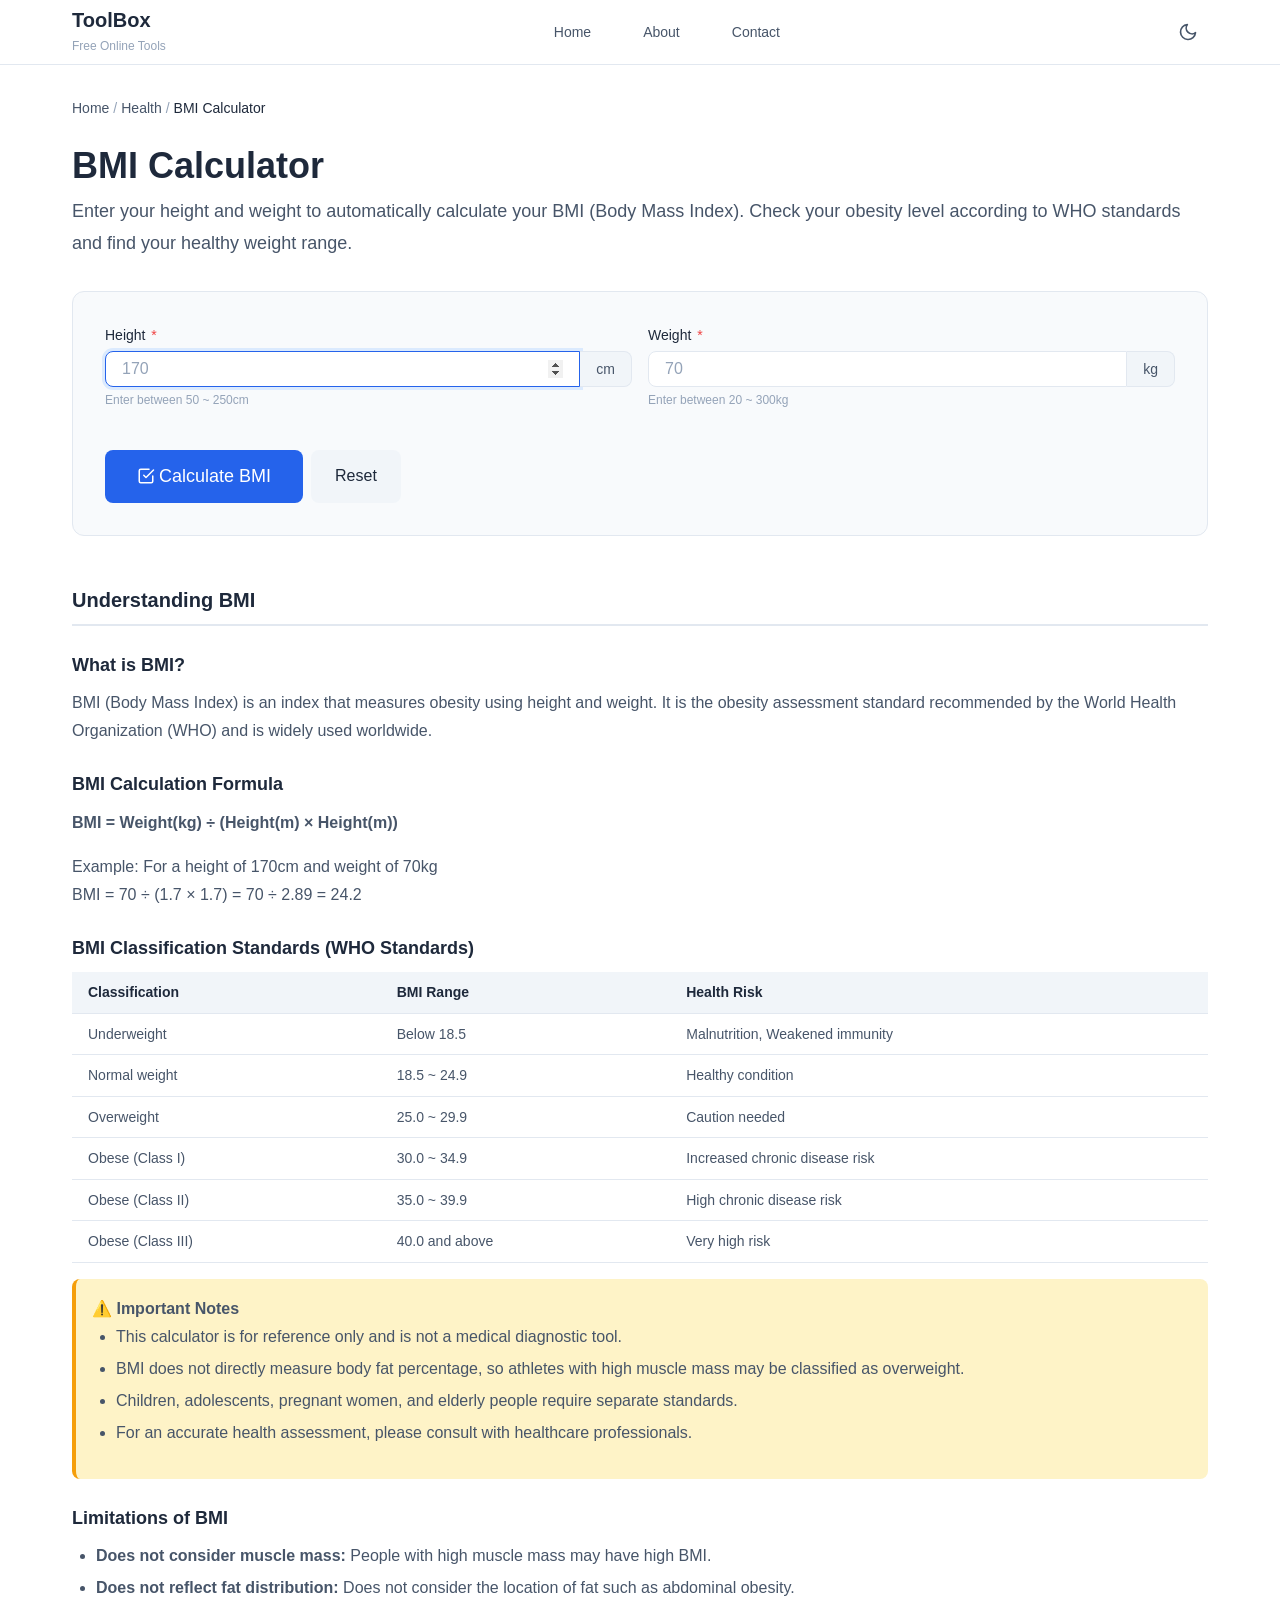
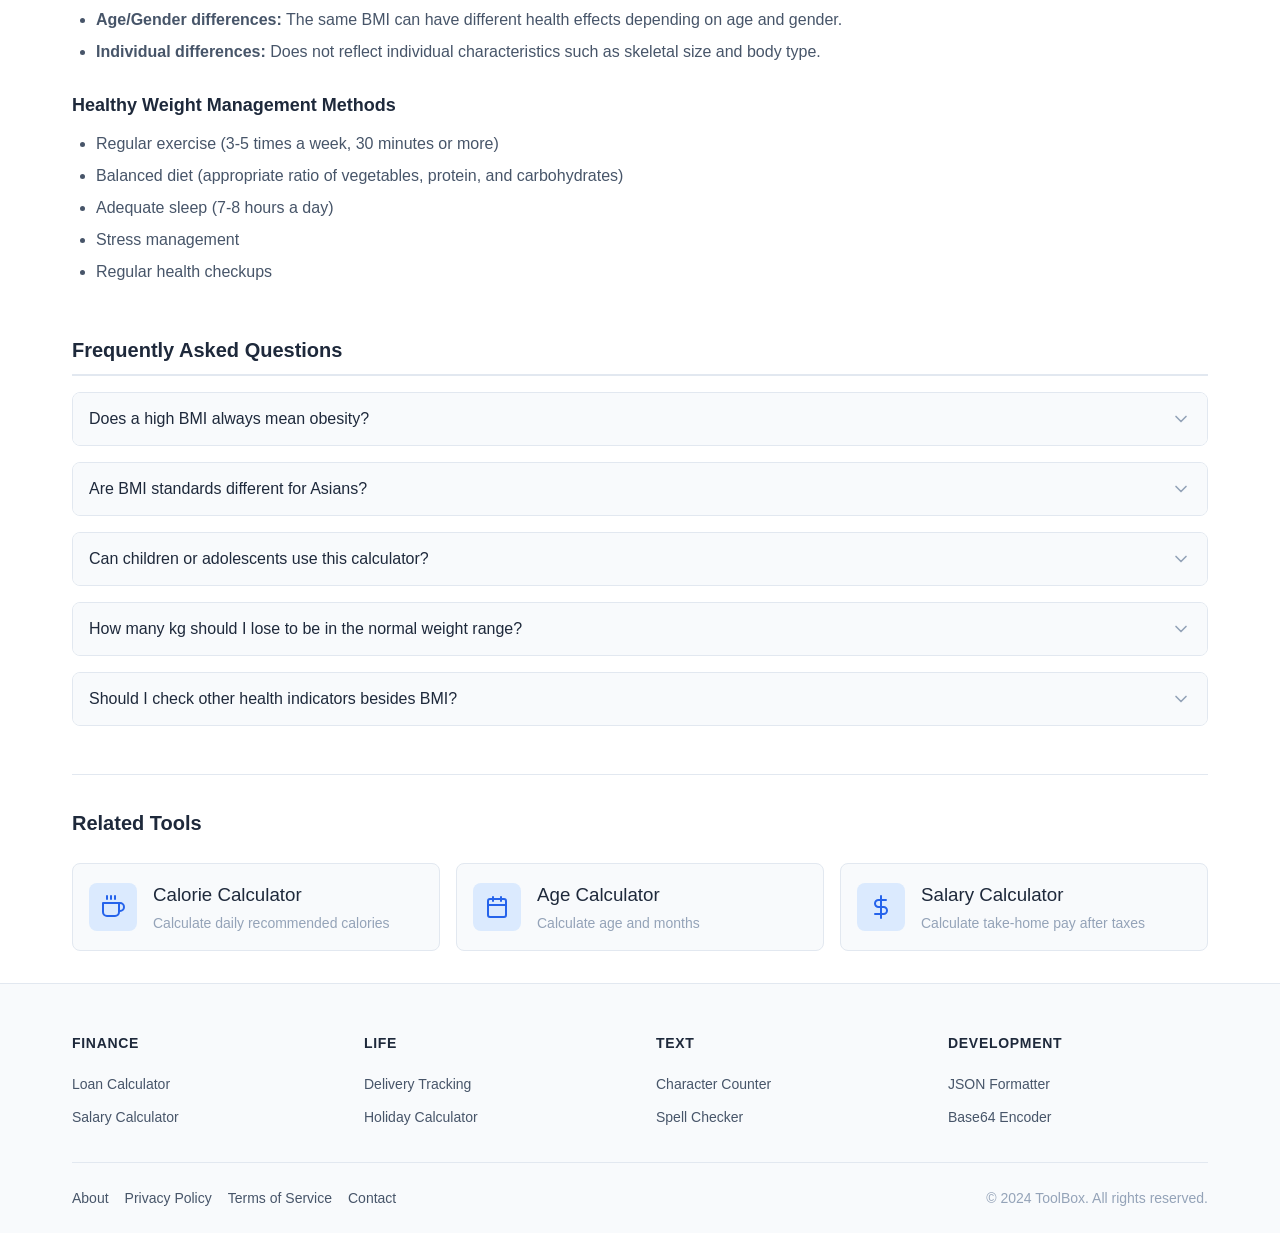
<file: tools/health/bmi-calculator.html>
<!DOCTYPE html>
<html lang="en">
<head>
  <meta charset="UTF-8">
  <meta name="viewport" content="width=device-width, initial-scale=1.0">

  <!-- SEO Meta Tags -->
  <title>BMI Calculator - Body Mass Index and Obesity Check | ToolBox</title>
  <meta name="description" content="Enter your height and weight to automatically calculate your BMI (Body Mass Index). Check your category: Underweight, Normal, Overweight, or Obese, and find your healthy weight range. Free BMI calculation tool.">
  <meta name="keywords" content="BMI calculator, body mass index, obesity calculation, ideal weight, healthy weight, health check, weight management">
  <meta name="author" content="ToolBox">
  <meta name="robots" content="index, follow">
  <link rel="canonical" href="https://judysylph.com/tools/health/bmi-calculator.html">

  <!-- Open Graph -->
  <meta property="og:type" content="website">
  <meta property="og:url" content="https://judysylph.com/tools/health/bmi-calculator.html">
  <meta property="og:title" content="BMI Calculator - Body Mass Index Calculation">
  <meta property="og:description" content="Calculate your BMI with height and weight and check your obesity level.">
  <meta property="og:image" content="https://judysylph.com/assets/images/og-image.png">

  <!-- Favicon -->
  <link rel="icon" type="image/x-icon" href="/assets/images/favicon.ico">

  <!-- Stylesheets -->
  <link rel="stylesheet" href="../../assets/css/variables.css">
  <link rel="stylesheet" href="../../assets/css/common.css">
  <link rel="stylesheet" href="../../assets/css/tools.css">

  <style>
    /* BMI specific styles */
    .bmi-gauge {
      margin: var(--spacing-xl) 0;
      padding: var(--spacing-lg);
      background-color: var(--color-bg-secondary);
      border-radius: var(--radius-lg);
    }

    .gauge-title {
      text-align: center;
      font-size: var(--font-size-lg);
      font-weight: var(--font-weight-semibold);
      color: var(--color-text-primary);
      margin-bottom: var(--spacing-md);
    }

    .gauge-bar {
      position: relative;
      height: 40px;
      border-radius: var(--radius-lg);
      overflow: hidden;
      display: flex;
      margin-bottom: var(--spacing-md);
    }

    .gauge-segment {
      flex: 1;
      display: flex;
      align-items: center;
      justify-content: center;
      font-size: var(--font-size-xs);
      font-weight: var(--font-weight-semibold);
      color: white;
      transition: opacity var(--transition-base);
    }

    .gauge-segment.underweight {
      background-color: #60a5fa;
    }

    .gauge-segment.normal {
      background-color: #22c55e;
    }

    .gauge-segment.overweight {
      background-color: #f59e0b;
    }

    .gauge-segment.obese {
      background-color: #ef4444;
    }

    .gauge-segment.dim {
      opacity: 0.3;
    }

    .gauge-indicator {
      position: absolute;
      top: -10px;
      transform: translateX(-50%);
      font-size: var(--font-size-2xl);
      transition: left var(--transition-base);
      display: none;
    }

    .gauge-indicator.show {
      display: block;
    }

    .bmi-category-info {
      padding: var(--spacing-lg);
      border-radius: var(--radius-md);
      margin-top: var(--spacing-lg);
      display: none;
    }

    .bmi-category-info.show {
      display: block;
    }

    .bmi-category-info.underweight {
      background-color: #dbeafe;
      border-left: 4px solid #60a5fa;
    }

    .bmi-category-info.normal {
      background-color: #dcfce7;
      border-left: 4px solid #22c55e;
    }

    .bmi-category-info.overweight {
      background-color: #fef3c7;
      border-left: 4px solid #f59e0b;
    }

    .bmi-category-info.obese {
      background-color: #fee2e2;
      border-left: 4px solid #ef4444;
    }

    [data-theme="dark"] .bmi-category-info.underweight {
      background-color: #1e3a5f;
    }

    [data-theme="dark"] .bmi-category-info.normal {
      background-color: #14532d;
    }

    [data-theme="dark"] .bmi-category-info.overweight {
      background-color: #422006;
    }

    [data-theme="dark"] .bmi-category-info.obese {
      background-color: #450a0a;
    }

    .category-name {
      font-size: var(--font-size-xl);
      font-weight: var(--font-weight-bold);
      margin-bottom: var(--spacing-sm);
    }

    .category-range {
      font-size: var(--font-size-sm);
      color: var(--color-text-secondary);
      margin-bottom: var(--spacing-md);
    }

    .category-description {
      line-height: var(--line-height-relaxed);
    }

    .ideal-weight-info {
      margin-top: var(--spacing-lg);
      padding: var(--spacing-md);
      background-color: var(--color-bg-tertiary);
      border-radius: var(--radius-md);
    }

    .ideal-weight-info h4 {
      font-size: var(--font-size-base);
      font-weight: var(--font-weight-semibold);
      margin-bottom: var(--spacing-sm);
    }
  </style>

  <!-- Structured Data -->
  <script type="application/ld+json">
  {
    "@context": "https://schema.org",
    "@type": "WebApplication",
    "name": "BMI Calculator",
    "applicationCategory": "HealthApplication",
    "operatingSystem": "Any",
    "description": "A health tool that calculates BMI (Body Mass Index) by entering height and weight.",
    "offers": {
      "@type": "Offer",
      "price": "0",
      "priceCurrency": "USD"
    }
  }
  </script>
</head>
<body>
  <a href="#main-content" class="skip-link">Skip to content</a>

  <!-- Header -->
  <header class="site-header">
    <div class="header-container">
      <div class="site-brand">
        <a href="../../index.html"><span class="site-name">ToolBox</span></a>
        <span class="site-tagline">Free Online Tools</span>
      </div>

      <nav class="main-nav" aria-label="Main menu">
        <ul class="nav-list">
          <li class="nav-item"><a href="../../index.html">Home</a></li>
          <li class="nav-item"><a href="../../pages/about.html">About</a></li>
          <li class="nav-item"><a href="../../pages/contact.html">Contact</a></li>
        </ul>
      </nav>

      <div class="header-utils">
        <button type="button" class="btn-icon theme-toggle" aria-label="Toggle dark mode">
          <svg class="icon-moon" xmlns="http://www.w3.org/2000/svg" width="20" height="20" viewBox="0 0 24 24" fill="none" stroke="currentColor" stroke-width="2" stroke-linecap="round" stroke-linejoin="round">
            <path d="M21 12.79A9 9 0 1 1 11.21 3 7 7 0 0 0 21 12.79z"></path>
          </svg>
          <svg class="icon-sun" xmlns="http://www.w3.org/2000/svg" width="20" height="20" viewBox="0 0 24 24" fill="none" stroke="currentColor" stroke-width="2" stroke-linecap="round" stroke-linejoin="round" style="display: none;">
            <circle cx="12" cy="12" r="5"></circle>
            <line x1="12" y1="1" x2="12" y2="3"></line>
            <line x1="12" y1="21" x2="12" y2="23"></line>
            <line x1="4.22" y1="4.22" x2="5.64" y2="5.64"></line>
            <line x1="18.36" y1="18.36" x2="19.78" y2="19.78"></line>
            <line x1="1" y1="12" x2="3" y2="12"></line>
            <line x1="21" y1="12" x2="23" y2="12"></line>
            <line x1="4.22" y1="19.78" x2="5.64" y2="18.36"></line>
            <line x1="18.36" y1="5.64" x2="19.78" y2="4.22"></line>
          </svg>
        </button>

        <button type="button" class="btn-icon mobile-menu-toggle" aria-label="Open menu" aria-expanded="false" aria-controls="mobile-nav">
          <svg class="icon-menu" xmlns="http://www.w3.org/2000/svg" width="20" height="20" viewBox="0 0 24 24" fill="none" stroke="currentColor" stroke-width="2" stroke-linecap="round" stroke-linejoin="round"><line x1="3" y1="12" x2="21" y2="12"></line><line x1="3" y1="6" x2="21" y2="6"></line><line x1="3" y1="18" x2="21" y2="18"></line></svg>
          <svg class="icon-close" xmlns="http://www.w3.org/2000/svg" width="20" height="20" viewBox="0 0 24 24" fill="none" stroke="currentColor" stroke-width="2" stroke-linecap="round" stroke-linejoin="round"><line x1="18" y1="6" x2="6" y2="18"></line><line x1="6" y1="6" x2="18" y2="18"></line></svg>
        </button>
      </div>
    </div>

    <nav id="mobile-nav" class="mobile-nav" aria-label="Mobile menu">
      <ul class="mobile-nav-list">
        <li class="mobile-nav-item"><a href="../../index.html">Home</a></li>
        <li class="mobile-nav-item"><a href="../../pages/about.html">About</a></li>
        <li class="mobile-nav-item"><a href="../../pages/contact.html">Contact</a></li>
      </ul>
    </nav>
  </header>

  <!-- Main Content -->
  <main id="main-content" class="site-main">
    <div class="container">
      <!-- Breadcrumb -->
      <nav class="breadcrumb" aria-label="Breadcrumb">
        <ol class="breadcrumb-list">
          <li class="breadcrumb-item"><a href="/">Home</a></li>
          <li class="breadcrumb-item"><a href="/tools/health/">Health</a></li>
          <li class="breadcrumb-item" aria-current="page">BMI Calculator</li>
        </ol>
      </nav>

      <!-- Page Header -->
      <header class="page-header">
        <h1 class="page-title">BMI Calculator</h1>
        <p class="page-description">
          Enter your height and weight to automatically calculate your BMI (Body Mass Index).
          Check your obesity level according to WHO standards and find your healthy weight range.
        </p>
      </header>

      <!-- Tool Interface -->
      <section class="content-section">
        <div class="tool-interface">
          <form id="bmi-form" class="tool-form">
            <!-- Input Fields -->
            <div class="form-row">
              <div class="form-group">
                <label for="height" class="form-label">
                  Height <span class="required">*</span>
                </label>
                <div class="input-group">
                  <input
                    type="number"
                    id="height"
                    class="form-input"
                    placeholder="170"
                    min="50"
                    max="250"
                    step="0.1"
                    required
                  >
                  <span class="input-addon">cm</span>
                </div>
                <span class="form-hint">Enter between 50 ~ 250cm</span>
              </div>

              <div class="form-group">
                <label for="weight" class="form-label">
                  Weight <span class="required">*</span>
                </label>
                <div class="input-group">
                  <input
                    type="number"
                    id="weight"
                    class="form-input"
                    placeholder="70"
                    min="20"
                    max="300"
                    step="0.1"
                    required
                  >
                  <span class="input-addon">kg</span>
                </div>
                <span class="form-hint">Enter between 20 ~ 300kg</span>
              </div>
            </div>

            <!-- Buttons -->
            <div class="btn-group">
              <button type="submit" class="btn btn-primary btn-lg">
                <svg xmlns="http://www.w3.org/2000/svg" width="18" height="18" viewBox="0 0 24 24" fill="none" stroke="currentColor" stroke-width="2" stroke-linecap="round" stroke-linejoin="round">
                  <polyline points="9 11 12 14 22 4"></polyline>
                  <path d="M21 12v7a2 2 0 0 1-2 2H5a2 2 0 0 1-2-2V5a2 2 0 0 1 2-2h11"></path>
                </svg>
                Calculate BMI
              </button>
              <button type="reset" class="btn btn-secondary">Reset</button>
            </div>
          </form>

          <!-- Results -->
          <div id="result-area" class="tool-result result-hidden" aria-live="polite">
            <h2 class="result-title">Calculation Results</h2>

            <!-- BMI Value -->
            <div class="result-primary">
              <p class="result-label">BMI (Body Mass Index)</p>
              <p class="result-value" id="bmi-value">0</p>
            </div>

            <!-- BMI Gauge -->
            <div class="bmi-gauge">
              <h3 class="gauge-title">Obesity Classification</h3>
              <div class="gauge-bar">
                <div class="gauge-segment underweight">Underweight<br>&lt; 18.5</div>
                <div class="gauge-segment normal">Normal<br>18.5 ~ 24.9</div>
                <div class="gauge-segment overweight">Overweight<br>25 ~ 29.9</div>
                <div class="gauge-segment obese">Obese<br>≥ 30</div>
                <div class="gauge-indicator" id="gauge-indicator">▼</div>
              </div>
            </div>

            <!-- Category Information -->
            <div id="category-info" class="bmi-category-info">
              <div class="category-name" id="category-name"></div>
              <div class="category-range" id="category-range"></div>
              <div class="category-description" id="category-description"></div>

              <!-- Ideal Weight -->
              <div class="ideal-weight-info">
                <h4>Healthy Weight Range</h4>
                <p id="ideal-weight-range"></p>
              </div>
            </div>
          </div>
        </div>
      </section>

      <!-- Guide Section -->
      <section class="content-section tool-guide">
        <h2 class="section-title">Understanding BMI</h2>
        <div class="guide-content">
          <h3>What is BMI?</h3>
          <p>
            BMI (Body Mass Index) is an index that measures obesity using height and weight.
            It is the obesity assessment standard recommended by the World Health Organization (WHO) and is widely used worldwide.
          </p>

          <h3>BMI Calculation Formula</h3>
          <p>
            <strong>BMI = Weight(kg) ÷ (Height(m) × Height(m))</strong>
          </p>
          <p>
            Example: For a height of 170cm and weight of 70kg<br>
            BMI = 70 ÷ (1.7 × 1.7) = 70 ÷ 2.89 = 24.2
          </p>

          <h3>BMI Classification Standards (WHO Standards)</h3>
          <table class="result-table">
            <thead>
              <tr>
                <th>Classification</th>
                <th>BMI Range</th>
                <th>Health Risk</th>
              </tr>
            </thead>
            <tbody>
              <tr>
                <td>Underweight</td>
                <td>Below 18.5</td>
                <td>Malnutrition, Weakened immunity</td>
              </tr>
              <tr>
                <td>Normal weight</td>
                <td>18.5 ~ 24.9</td>
                <td>Healthy condition</td>
              </tr>
              <tr>
                <td>Overweight</td>
                <td>25.0 ~ 29.9</td>
                <td>Caution needed</td>
              </tr>
              <tr>
                <td>Obese (Class I)</td>
                <td>30.0 ~ 34.9</td>
                <td>Increased chronic disease risk</td>
              </tr>
              <tr>
                <td>Obese (Class II)</td>
                <td>35.0 ~ 39.9</td>
                <td>High chronic disease risk</td>
              </tr>
              <tr>
                <td>Obese (Class III)</td>
                <td>40.0 and above</td>
                <td>Very high risk</td>
              </tr>
            </tbody>
          </table>

          <div class="notice-box warning">
            <strong>⚠️ Important Notes</strong>
            <ul>
              <li>This calculator is for reference only and is not a medical diagnostic tool.</li>
              <li>BMI does not directly measure body fat percentage, so athletes with high muscle mass may be classified as overweight.</li>
              <li>Children, adolescents, pregnant women, and elderly people require separate standards.</li>
              <li>For an accurate health assessment, please consult with healthcare professionals.</li>
            </ul>
          </div>

          <h3>Limitations of BMI</h3>
          <ul>
            <li><strong>Does not consider muscle mass:</strong> People with high muscle mass may have high BMI.</li>
            <li><strong>Does not reflect fat distribution:</strong> Does not consider the location of fat such as abdominal obesity.</li>
            <li><strong>Age/Gender differences:</strong> The same BMI can have different health effects depending on age and gender.</li>
            <li><strong>Individual differences:</strong> Does not reflect individual characteristics such as skeletal size and body type.</li>
          </ul>

          <h3>Healthy Weight Management Methods</h3>
          <ul>
            <li>Regular exercise (3-5 times a week, 30 minutes or more)</li>
            <li>Balanced diet (appropriate ratio of vegetables, protein, and carbohydrates)</li>
            <li>Adequate sleep (7-8 hours a day)</li>
            <li>Stress management</li>
            <li>Regular health checkups</li>
          </ul>
        </div>
      </section>

      <!-- FAQ Section -->
      <section class="content-section tool-faq">
        <h2 class="section-title">Frequently Asked Questions</h2>
        <div class="faq-list" itemscope itemtype="https://schema.org/FAQPage">

          <!-- FAQ 1 -->
          <div class="faq-item" itemscope itemprop="mainEntity" itemtype="https://schema.org/Question">
            <button type="button" class="faq-question" aria-expanded="false">
              <span itemprop="name">Does a high BMI always mean obesity?</span>
              <svg class="faq-icon" xmlns="http://www.w3.org/2000/svg" width="20" height="20" viewBox="0 0 24 24" fill="none" stroke="currentColor" stroke-width="2" stroke-linecap="round" stroke-linejoin="round">
                <polyline points="6 9 12 15 18 9"></polyline>
              </svg>
            </button>
            <div class="faq-answer" itemscope itemprop="acceptedAnswer" itemtype="https://schema.org/Answer">
              <div itemprop="text">
                <p>
                  No. Since BMI does not directly measure body fat percentage, athletes or
                  bodybuilders with high muscle mass may have high BMI but actually be in a healthy condition.
                </p>
                <p>
                  For an accurate obesity assessment, body fat percentage, visceral fat, muscle mass, etc. should be considered comprehensively,
                  and it's advisable to consult with healthcare professionals.
                </p>
              </div>
            </div>
          </div>

          <!-- FAQ 2 -->
          <div class="faq-item" itemscope itemprop="mainEntity" itemtype="https://schema.org/Question">
            <button type="button" class="faq-question" aria-expanded="false">
              <span itemprop="name">Are BMI standards different for Asians?</span>
              <svg class="faq-icon" xmlns="http://www.w3.org/2000/svg" width="20" height="20" viewBox="0 0 24 24" fill="none" stroke="currentColor" stroke-width="2" stroke-linecap="round" stroke-linejoin="round">
                <polyline points="6 9 12 15 18 9"></polyline>
              </svg>
            </button>
            <div class="faq-answer" itemscope itemprop="acceptedAnswer" itemtype="https://schema.org/Answer">
              <div itemprop="text">
                <p>
                  Yes, Asians have higher body fat percentage and greater chronic disease risk at the same BMI compared to Westerners,
                  so different standards are suggested:
                </p>
                <ul>
                  <li>Underweight: Below 18.5</li>
                  <li>Normal: 18.5 ~ 22.9</li>
                  <li>Overweight: 23 ~ 24.9</li>
                  <li>Obese: 25 and above</li>
                </ul>
                <p>
                  This calculator uses WHO international standards, but for Asians, please also refer to the above standards.
                </p>
              </div>
            </div>
          </div>

          <!-- FAQ 3 -->
          <div class="faq-item" itemscope itemprop="mainEntity" itemtype="https://schema.org/Question">
            <button type="button" class="faq-question" aria-expanded="false">
              <span itemprop="name">Can children or adolescents use this calculator?</span>
              <svg class="faq-icon" xmlns="http://www.w3.org/2000/svg" width="20" height="20" viewBox="0 0 24 24" fill="none" stroke="currentColor" stroke-width="2" stroke-linecap="round" stroke-linejoin="round">
                <polyline points="6 9 12 15 18 9"></polyline>
              </svg>
            </button>
            <div class="faq-answer" itemscope itemprop="acceptedAnswer" itemtype="https://schema.org/Answer">
              <div itemprop="text">
                <p>
                  This calculator is based on adults (age 19 and above).
                  Children and adolescents have different normal weight ranges depending on their growth stage,
                  so separate BMI standards using growth curves and percentiles are needed.
                </p>
                <p>
                  For those under 19 years old, please consult with a pediatrician.
                </p>
              </div>
            </div>
          </div>

          <!-- FAQ 4 -->
          <div class="faq-item" itemscope itemprop="mainEntity" itemtype="https://schema.org/Question">
            <button type="button" class="faq-question" aria-expanded="false">
              <span itemprop="name">How many kg should I lose to be in the normal weight range?</span>
              <svg class="faq-icon" xmlns="http://www.w3.org/2000/svg" width="20" height="20" viewBox="0 0 24 24" fill="none" stroke="currentColor" stroke-width="2" stroke-linecap="round" stroke-linejoin="round">
                <polyline points="6 9 12 15 18 9"></polyline>
              </svg>
            </button>
            <div class="faq-answer" itemscope itemprop="acceptedAnswer" itemtype="https://schema.org/Answer">
              <div itemprop="text">
                <p>
                  Please refer to the "Healthy Weight Range" displayed after calculating your BMI.
                  You can set your target weight by comparing it with your current weight.
                </p>
                <p>
                  However, rapid weight loss can be harmful to your health,
                  so it's safe to lose weight gradually within 5% of your current weight per month.
                  Please consult with a doctor or nutritionist to establish a weight loss plan.
                </p>
              </div>
            </div>
          </div>

          <!-- FAQ 5 -->
          <div class="faq-item" itemscope itemprop="mainEntity" itemtype="https://schema.org/Question">
            <button type="button" class="faq-question" aria-expanded="false">
              <span itemprop="name">Should I check other health indicators besides BMI?</span>
              <svg class="faq-icon" xmlns="http://www.w3.org/2000/svg" width="20" height="20" viewBox="0 0 24 24" fill="none" stroke="currentColor" stroke-width="2" stroke-linecap="round" stroke-linejoin="round">
                <polyline points="6 9 12 15 18 9"></polyline>
              </svg>
            </button>
            <div class="faq-answer" itemscope itemprop="acceptedAnswer" itemtype="https://schema.org/Answer">
              <div itemprop="text">
                <p>
                  Yes, BMI is just one indicator of health. It's good to check the following items as well:
                </p>
                <ul>
                  <li><strong>Waist circumference:</strong> Check for abdominal obesity (caution if over 90cm for men, 85cm for women)</li>
                  <li><strong>Body fat percentage:</strong> Measure actual fat ratio</li>
                  <li><strong>Blood pressure:</strong> Check for hypertension</li>
                  <li><strong>Blood sugar:</strong> Diabetes risk</li>
                  <li><strong>Cholesterol:</strong> Cardiovascular disease risk</li>
                </ul>
                <p>
                  Please check your health status comprehensively through regular health checkups.
                </p>
              </div>
            </div>
          </div>

        </div>
      </section>

      <!-- Related Tools -->
      <aside class="related-tools">
        <h2>Related Tools</h2>
        <div class="tools-grid">

          <a href="/tools/health/calorie-calculator.html" class="tool-card">
            <div class="tool-card-icon">
              <svg xmlns="http://www.w3.org/2000/svg" width="24" height="24" viewBox="0 0 24 24" fill="none" stroke="currentColor" stroke-width="2" stroke-linecap="round" stroke-linejoin="round">
                <path d="M18 8h1a4 4 0 0 1 0 8h-1"></path>
                <path d="M2 8h16v9a4 4 0 0 1-4 4H6a4 4 0 0 1-4-4V8z"></path>
                <line x1="6" y1="1" x2="6" y2="4"></line>
                <line x1="10" y1="1" x2="10" y2="4"></line>
                <line x1="14" y1="1" x2="14" y2="4"></line>
              </svg>
            </div>
            <div class="tool-card-content">
              <h3 class="tool-card-title">Calorie Calculator</h3>
              <p class="tool-card-desc">Calculate daily recommended calories</p>
            </div>
          </a>

          <a href="/tools/date/age-calculator.html" class="tool-card">
            <div class="tool-card-icon">
              <svg xmlns="http://www.w3.org/2000/svg" width="24" height="24" viewBox="0 0 24 24" fill="none" stroke="currentColor" stroke-width="2" stroke-linecap="round" stroke-linejoin="round">
                <rect x="3" y="4" width="18" height="18" rx="2" ry="2"></rect>
                <line x1="16" y1="2" x2="16" y2="6"></line>
                <line x1="8" y1="2" x2="8" y2="6"></line>
                <line x1="3" y1="10" x2="21" y2="10"></line>
              </svg>
            </div>
            <div class="tool-card-content">
              <h3 class="tool-card-title">Age Calculator</h3>
              <p class="tool-card-desc">Calculate age and months</p>
            </div>
          </a>

          <a href="/tools/finance/salary-calculator.html" class="tool-card">
            <div class="tool-card-icon">
              <svg xmlns="http://www.w3.org/2000/svg" width="24" height="24" viewBox="0 0 24 24" fill="none" stroke="currentColor" stroke-width="2" stroke-linecap="round" stroke-linejoin="round">
                <line x1="12" y1="1" x2="12" y2="23"></line>
                <path d="M17 5H9.5a3.5 3.5 0 0 0 0 7h5a3.5 3.5 0 0 1 0 7H6"></path>
              </svg>
            </div>
            <div class="tool-card-content">
              <h3 class="tool-card-title">Salary Calculator</h3>
              <p class="tool-card-desc">Calculate take-home pay after taxes</p>
            </div>
          </a>

        </div>
      </aside>

    </div>
  </main>

  <!-- Footer -->
  <footer class="site-footer">
    <div class="footer-container">
      <div class="footer-nav">
        <div class="footer-section">
          <h3>Finance</h3>
          <ul class="footer-links">
            <li><a href="/tools/finance/loan-calculator.html">Loan Calculator</a></li>
            <li><a href="/tools/finance/salary-calculator.html">Salary Calculator</a></li>
          </ul>
        </div>
        <div class="footer-section">
          <h3>Life</h3>
          <ul class="footer-links">
            <li><a href="/tools/life/delivery-tracking.html">Delivery Tracking</a></li>
            <li><a href="/tools/life/holiday-calculator.html">Holiday Calculator</a></li>
          </ul>
        </div>
        <div class="footer-section">
          <h3>Text</h3>
          <ul class="footer-links">
            <li><a href="/tools/text/char-counter.html">Character Counter</a></li>
            <li><a href="/tools/text/spell-checker.html">Spell Checker</a></li>
          </ul>
        </div>
        <div class="footer-section">
          <h3>Development</h3>
          <ul class="footer-links">
            <li><a href="/tools/dev/json-formatter.html">JSON Formatter</a></li>
            <li><a href="/tools/dev/base64-encoder.html">Base64 Encoder</a></li>
          </ul>
        </div>
      </div>

      <div class="footer-bottom">
        <nav class="footer-legal" aria-label="Legal">
          <a href="/pages/about.html">About</a>
          <a href="/pages/privacy-policy.html">Privacy Policy</a>
          <a href="/pages/terms-of-service.html">Terms of Service</a>
          <a href="/pages/contact.html">Contact</a>
        </nav>
        <p class="footer-copyright">&copy; 2024 ToolBox. All rights reserved.</p>
      </div>
    </div>
  </footer>

  <!-- Scripts -->
  <script src="/assets/js/common.js"></script>
  <script src="/assets/js/tools/bmi-calculator.js"></script>
</body>
</html>
</file>
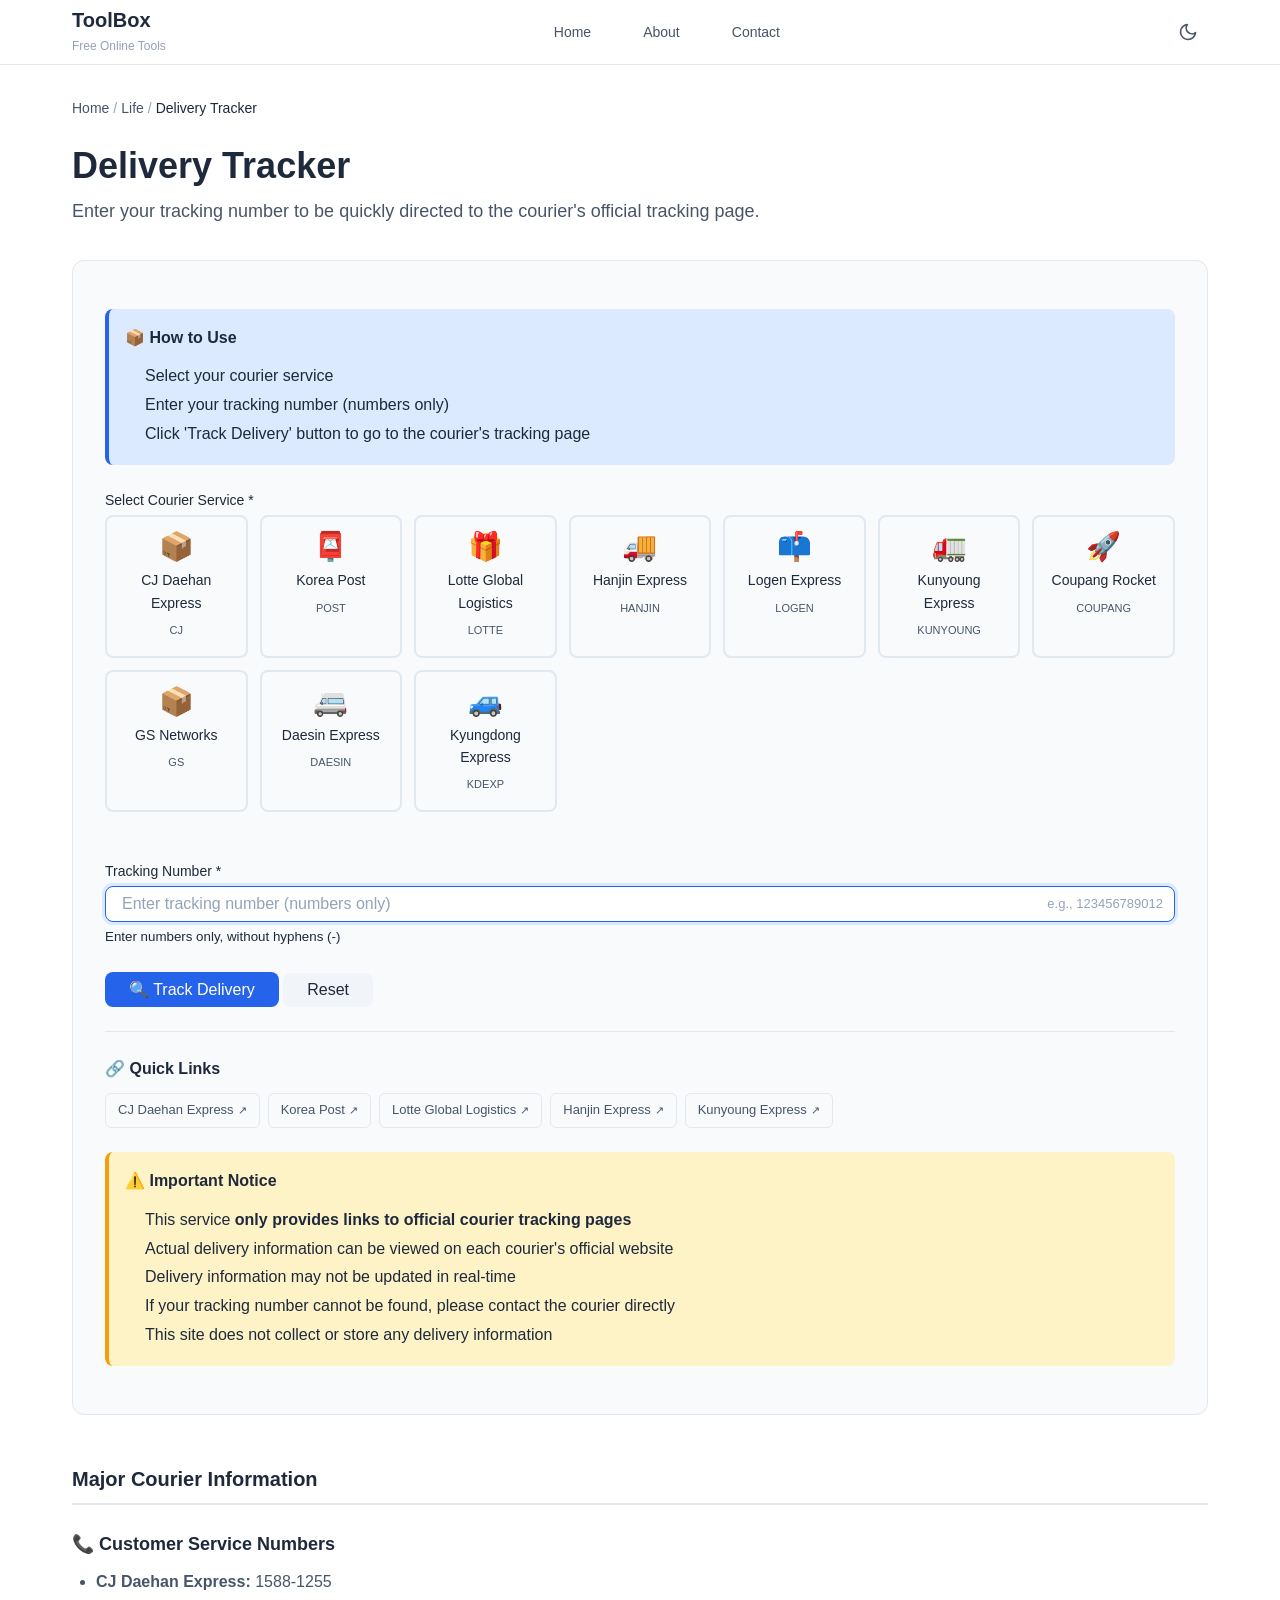
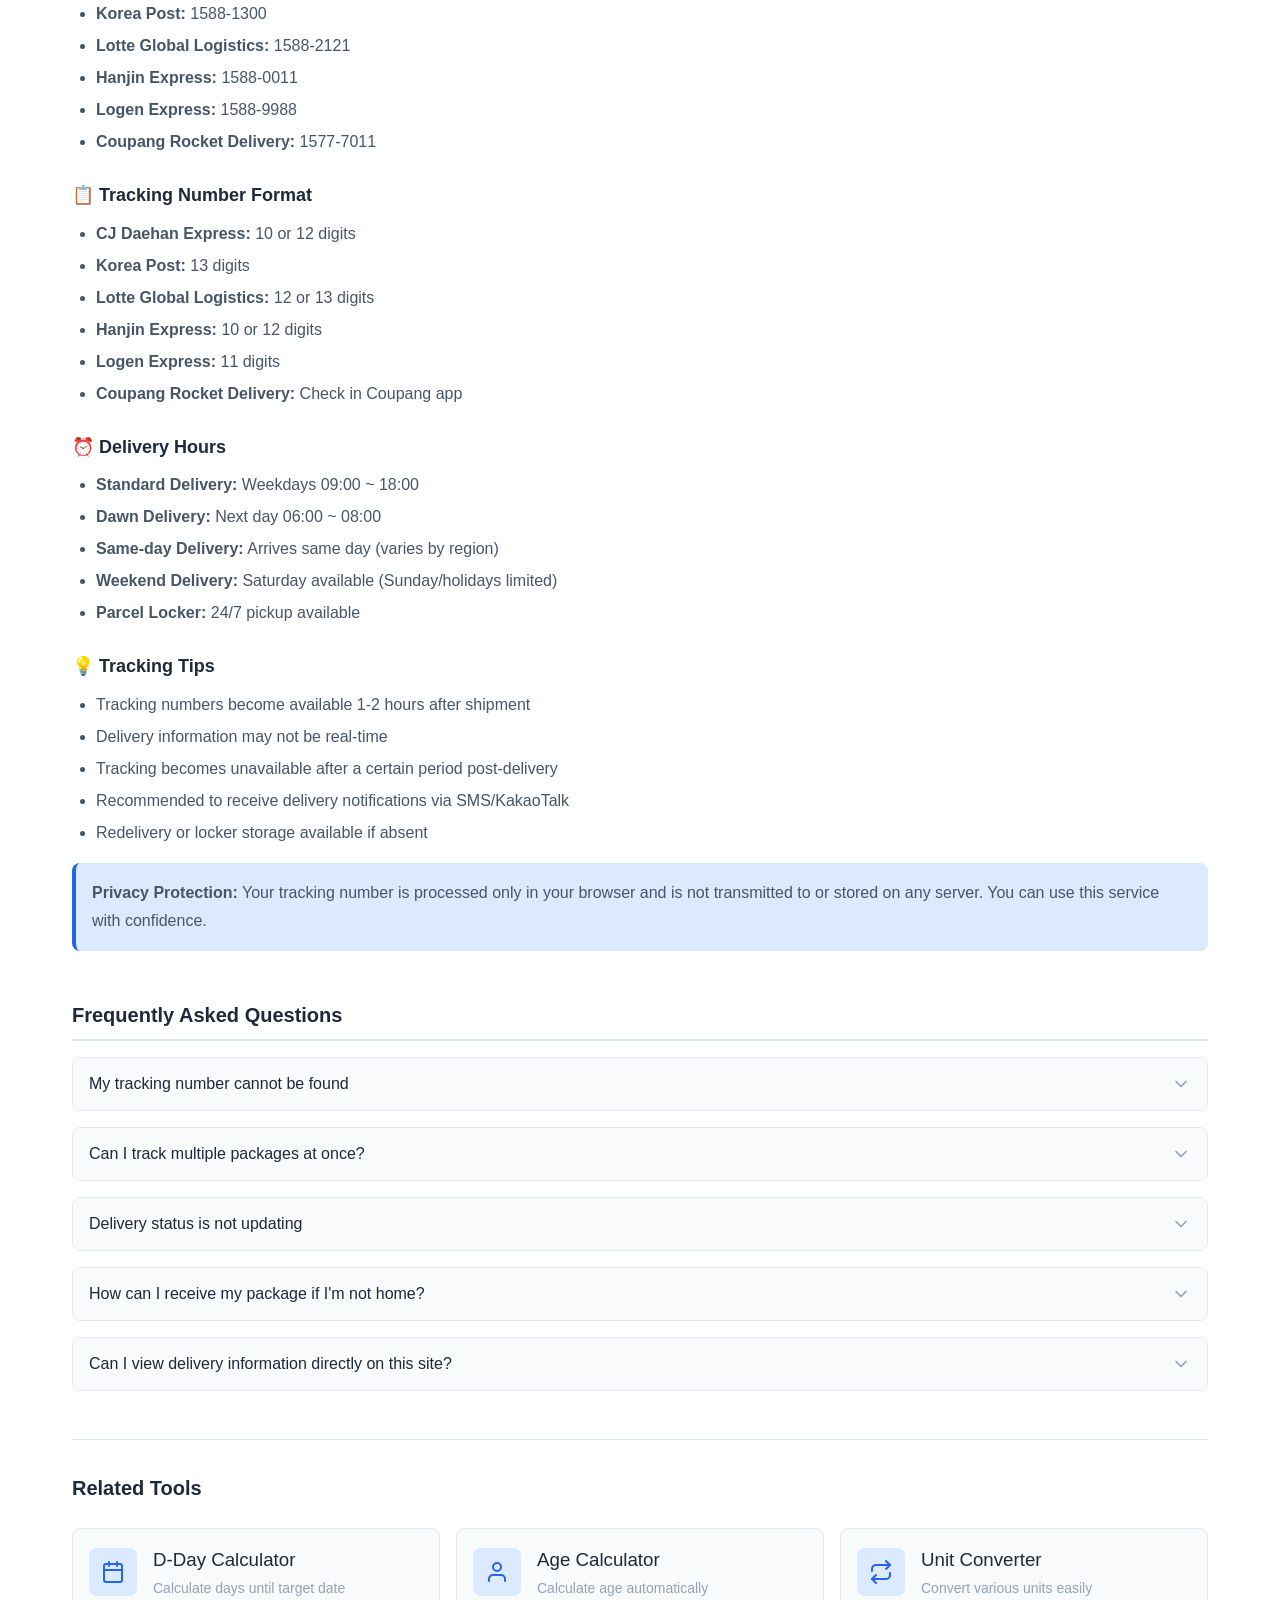
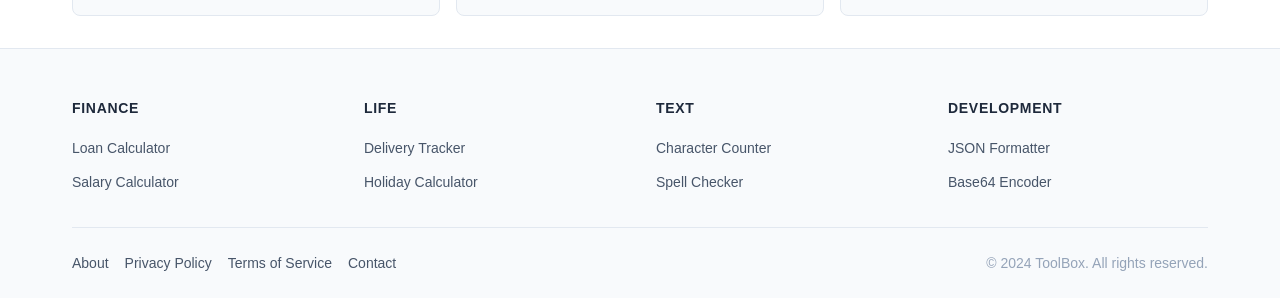
<file: tools/life/delivery-tracker.html>
<!DOCTYPE html>
<html lang="en-US">
<head>
  <meta charset="UTF-8">
  <meta name="viewport" content="width=device-width, initial-scale=1.0">

  <!-- SEO Meta Tags -->
  <title>Delivery Tracker - Track Your Package | ToolBox</title>
  <meta name="description" content="Quickly access tracking pages for major courier services including CJ Daehan Express, Korea Post, Lotte Global Logistics, and more. Simply enter your tracking number to be connected to the courier's tracking page.">
  <meta name="keywords" content="delivery tracking, package tracking, courier tracking, CJ Daehan, Korea Post, Lotte Logistics, Hanjin, parcel tracking">
  <meta name="author" content="ToolBox">
  <meta name="robots" content="index, follow">
  <link rel="canonical" href="https://judysylph.com/tools/life/delivery-tracker.html">

  <!-- Open Graph -->
  <meta property="og:type" content="website">
  <meta property="og:url" content="https://judysylph.com/tools/life/delivery-tracker.html">
  <meta property="og:title" content="Delivery Tracker - Track Your Package">
  <meta property="og:description" content="Enter your tracking number to be connected directly to the courier's tracking page.">
  <meta property="og:image" content="https://judysylph.com/assets/images/og-image.png">

  <!-- Favicon -->
  <link rel="icon" type="image/x-icon" href="/assets/images/favicon.ico">

  <!-- Stylesheets -->
  <link rel="stylesheet" href="../../assets/css/variables.css">
  <link rel="stylesheet" href="../../assets/css/common.css">
  <link rel="stylesheet" href="../../assets/css/tools.css">

  <style>
    .delivery-companies {
      display: grid;
      grid-template-columns: repeat(auto-fill, minmax(140px, 1fr));
      gap: 12px;
      margin-bottom: 24px;
    }

    .company-btn {
      padding: 16px 12px;
      border: 2px solid var(--color-border);
      background: var(--color-bg-secondary);
      border-radius: 8px;
      cursor: pointer;
      transition: all 0.2s ease;
      text-align: center;
      display: flex;
      flex-direction: column;
      align-items: center;
      gap: 8px;
    }

    .company-btn:hover {
      border-color: var(--color-primary);
      background: var(--color-bg-primary);
      transform: translateY(-2px);
    }

    .company-btn.active {
      border-color: var(--color-primary);
      background: var(--color-primary-light);
    }

    .company-btn input[type="radio"] {
      display: none;
    }

    .company-icon {
      font-size: 28px;
      line-height: 1;
    }

    .company-name {
      font-size: 14px;
      font-weight: 500;
      color: var(--color-text-primary);
    }

    .company-code {
      font-size: 11px;
      color: var(--color-text-secondary);
    }

    .quick-links {
      display: flex;
      flex-wrap: wrap;
      gap: 8px;
      margin-top: 12px;
    }

    .quick-link {
      display: inline-flex;
      align-items: center;
      gap: 4px;
      padding: 6px 12px;
      background: var(--color-bg-secondary);
      border: 1px solid var(--color-border);
      border-radius: 6px;
      font-size: 13px;
      color: var(--color-text-secondary);
      text-decoration: none;
      transition: all 0.2s ease;
    }

    .quick-link:hover {
      background: var(--color-bg-primary);
      border-color: var(--color-primary);
      color: var(--color-primary);
    }

    .tracking-input-group {
      position: relative;
    }

    .tracking-input-group input {
      padding-right: 100px;
    }

    .input-hint {
      position: absolute;
      right: 12px;
      top: 50%;
      transform: translateY(-50%);
      font-size: 13px;
      color: var(--color-text-tertiary);
      pointer-events: none;
    }

    .company-info-box {
      background: var(--color-info-bg);
      border-left: 4px solid var(--color-info);
      padding: 16px;
      border-radius: 6px;
      margin-top: 16px;
    }

    .company-info-box strong {
      color: var(--color-info);
      display: block;
      margin-bottom: 8px;
    }

    .company-info-box ul {
      margin: 8px 0 0 20px;
      font-size: 14px;
      line-height: 1.8;
    }

    @media (max-width: 768px) {
      .delivery-companies {
        grid-template-columns: repeat(auto-fill, minmax(100px, 1fr));
        gap: 8px;
      }

      .company-btn {
        padding: 12px 8px;
      }

      .company-icon {
        font-size: 24px;
      }

      .company-name {
        font-size: 13px;
      }
    }
  </style>

  <!-- Structured Data -->
  <script type="application/ld+json">
  {
    "@context": "https://schema.org",
    "@type": "WebApplication",
    "name": "Delivery Tracker",
    "applicationCategory": "UtilityApplication",
    "operatingSystem": "Any",
    "description": "A tool to quickly connect to major courier tracking pages.",
    "offers": {
      "@type": "Offer",
      "price": "0",
      "priceCurrency": "USD"
    }
  }
  </script>
</head>
<body>
  <a href="#main-content" class="skip-link">Skip to main content</a>

  <!-- Header -->
  <header class="site-header">
    <div class="header-container">
      <div class="site-brand">
        <a href="../../index.html"><span class="site-name">ToolBox</span></a>
        <span class="site-tagline">Free Online Tools</span>
      </div>

      <nav class="main-nav" aria-label="Main menu">
        <ul class="nav-list">
          <li class="nav-item"><a href="../../index.html">Home</a></li>
          <li class="nav-item"><a href="../../pages/about.html">About</a></li>
          <li class="nav-item"><a href="../../pages/contact.html">Contact</a></li>
        </ul>
      </nav>

      <div class="header-utils">
        <button type="button" class="btn-icon theme-toggle" aria-label="Toggle dark mode">
          <svg class="icon-moon" xmlns="http://www.w3.org/2000/svg" width="20" height="20" viewBox="0 0 24 24" fill="none" stroke="currentColor" stroke-width="2" stroke-linecap="round" stroke-linejoin="round">
            <path d="M21 12.79A9 9 0 1 1 11.21 3 7 7 0 0 0 21 12.79z"></path>
          </svg>
          <svg class="icon-sun" xmlns="http://www.w3.org/2000/svg" width="20" height="20" viewBox="0 0 24 24" fill="none" stroke="currentColor" stroke-width="2" stroke-linecap="round" stroke-linejoin="round" style="display: none;">
            <circle cx="12" cy="12" r="5"></circle>
            <line x1="12" y1="1" x2="12" y2="3"></line>
            <line x1="12" y1="21" x2="12" y2="23"></line>
            <line x1="4.22" y1="4.22" x2="5.64" y2="5.64"></line>
            <line x1="18.36" y1="18.36" x2="19.78" y2="19.78"></line>
            <line x1="1" y1="12" x2="3" y2="12"></line>
            <line x1="21" y1="12" x2="23" y2="12"></line>
            <line x1="4.22" y1="19.78" x2="5.64" y2="18.36"></line>
            <line x1="18.36" y1="5.64" x2="19.78" y2="4.22"></line>
          </svg>
        </button>

        <button type="button" class="btn-icon mobile-menu-toggle" aria-label="Open menu" aria-expanded="false" aria-controls="mobile-nav">
          <svg class="icon-menu" xmlns="http://www.w3.org/2000/svg" width="20" height="20" viewBox="0 0 24 24" fill="none" stroke="currentColor" stroke-width="2" stroke-linecap="round" stroke-linejoin="round"><line x1="3" y1="12" x2="21" y2="12"></line><line x1="3" y1="6" x2="21" y2="6"></line><line x1="3" y1="18" x2="21" y2="18"></line></svg>
          <svg class="icon-close" xmlns="http://www.w3.org/2000/svg" width="20" height="20" viewBox="0 0 24 24" fill="none" stroke="currentColor" stroke-width="2" stroke-linecap="round" stroke-linejoin="round"><line x1="18" y1="6" x2="6" y2="18"></line><line x1="6" y1="6" x2="18" y2="18"></line></svg>
        </button>
      </div>
    </div>

    <nav id="mobile-nav" class="mobile-nav" aria-label="Mobile menu">
      <ul class="mobile-nav-list">
        <li class="mobile-nav-item"><a href="../../index.html">Home</a></li>
        <li class="mobile-nav-item"><a href="../../pages/about.html">About</a></li>
        <li class="mobile-nav-item"><a href="../../pages/contact.html">Contact</a></li>
      </ul>
    </nav>
  </header>

  <!-- Main Content -->
  <main id="main-content" class="site-main">
    <div class="container">
      <!-- Breadcrumb -->
      <nav class="breadcrumb" aria-label="Breadcrumb">
        <ol class="breadcrumb-list">
          <li class="breadcrumb-item"><a href="/">Home</a></li>
          <li class="breadcrumb-item"><a href="/tools/life/">Life</a></li>
          <li class="breadcrumb-item" aria-current="page">Delivery Tracker</li>
        </ol>
      </nav>

      <!-- Page Header -->
      <header class="page-header">
        <h1 class="page-title">Delivery Tracker</h1>
        <p class="page-description">
          Enter your tracking number to be quickly directed to the courier's official tracking page.
        </p>
      </header>

      <!-- Tool Interface -->
      <section class="content-section">
        <div class="tool-interface">

          <!-- Usage Guide -->
          <div class="notice-box info" style="margin-bottom: var(--spacing-lg);">
            <strong>📦 How to Use</strong>
            <ol style="margin: 12px 0 0 20px; line-height: 1.8;">
              <li>Select your courier service</li>
              <li>Enter your tracking number (numbers only)</li>
              <li>Click 'Track Delivery' button to go to the courier's tracking page</li>
            </ol>
          </div>

          <!-- Delivery Tracker Form -->
          <form class="tool-form" id="delivery-form">

            <!-- Courier Selection -->
            <div class="form-group">
              <label class="form-label">Select Courier Service *</label>
              <div class="delivery-companies" id="courier-buttons">
                <!-- Courier buttons will be generated by JavaScript -->
              </div>
            </div>

            <!-- Tracking Number Input -->
            <div class="form-group">
              <label for="tracking-number" class="form-label">Tracking Number *</label>
              <div class="tracking-input-group">
                <input
                  type="text"
                  id="tracking-number"
                  class="form-input"
                  placeholder="Enter tracking number (numbers only)"
                  pattern="[0-9]+"
                  inputmode="numeric"
                  required
                  aria-describedby="tracking-help"
                >
                <span class="input-hint" id="input-format-hint">e.g., 123456789012</span>
              </div>
              <small id="tracking-help" class="form-help">Enter numbers only, without hyphens (-)</small>
            </div>

            <!-- Company Info Box (dynamically shown) -->
            <div class="company-info-box" id="company-info" style="display: none;">
              <strong id="company-info-title">Courier Information</strong>
              <ul id="company-info-list"></ul>
            </div>

            <!-- Form Actions -->
            <div class="form-actions">
              <button type="submit" class="btn btn-primary">
                🔍 Track Delivery
              </button>
              <button type="reset" class="btn btn-secondary">Reset</button>
            </div>
          </form>

          <!-- Quick Links -->
          <div style="margin-top: 24px; padding-top: 24px; border-top: 1px solid var(--color-border);">
            <h3 style="font-size: 16px; margin-bottom: 12px; color: var(--color-text-primary);">
              🔗 Quick Links
            </h3>
            <div class="quick-links">
              <a href="https://www.cjlogistics.com/ko/tool/parcel/tracking" target="_blank" rel="noopener noreferrer" class="quick-link">
                <span>CJ Daehan Express</span>
                <span style="font-size: 11px;">↗</span>
              </a>
              <a href="https://service.epost.go.kr/trace.RetrieveDomRigiTraceList.comm" target="_blank" rel="noopener noreferrer" class="quick-link">
                <span>Korea Post</span>
                <span style="font-size: 11px;">↗</span>
              </a>
              <a href="https://www.lotteglogis.com/home/reservation/tracking/linkView" target="_blank" rel="noopener noreferrer" class="quick-link">
                <span>Lotte Global Logistics</span>
                <span style="font-size: 11px;">↗</span>
              </a>
              <a href="https://www.hanjin.com/kor/CMS/DeliveryMgr/WaybillResult.do" target="_blank" rel="noopener noreferrer" class="quick-link">
                <span>Hanjin Express</span>
                <span style="font-size: 11px;">↗</span>
              </a>
              <a href="https://www.kunyoung.com/goods/goods_01.php" target="_blank" rel="noopener noreferrer" class="quick-link">
                <span>Kunyoung Express</span>
                <span style="font-size: 11px;">↗</span>
              </a>
            </div>
          </div>

          <!-- Important Notice -->
          <div class="notice-box warning" style="margin-top: var(--spacing-lg);">
            <strong>⚠️ Important Notice</strong>
            <ul style="margin: 12px 0 0 20px; line-height: 1.8;">
              <li>This service <strong>only provides links to official courier tracking pages</strong></li>
              <li>Actual delivery information can be viewed on each courier's official website</li>
              <li>Delivery information may not be updated in real-time</li>
              <li>If your tracking number cannot be found, please contact the courier directly</li>
              <li>This site does not collect or store any delivery information</li>
            </ul>
          </div>
        </div>
      </section>

      <!-- Guide Section -->
      <section class="content-section tool-guide">
        <h2 class="section-title">Major Courier Information</h2>
        <div class="guide-content">
          <h3>📞 Customer Service Numbers</h3>
          <ul>
            <li><strong>CJ Daehan Express:</strong> 1588-1255</li>
            <li><strong>Korea Post:</strong> 1588-1300</li>
            <li><strong>Lotte Global Logistics:</strong> 1588-2121</li>
            <li><strong>Hanjin Express:</strong> 1588-0011</li>
            <li><strong>Logen Express:</strong> 1588-9988</li>
            <li><strong>Coupang Rocket Delivery:</strong> 1577-7011</li>
          </ul>

          <h3>📋 Tracking Number Format</h3>
          <ul>
            <li><strong>CJ Daehan Express:</strong> 10 or 12 digits</li>
            <li><strong>Korea Post:</strong> 13 digits</li>
            <li><strong>Lotte Global Logistics:</strong> 12 or 13 digits</li>
            <li><strong>Hanjin Express:</strong> 10 or 12 digits</li>
            <li><strong>Logen Express:</strong> 11 digits</li>
            <li><strong>Coupang Rocket Delivery:</strong> Check in Coupang app</li>
          </ul>

          <h3>⏰ Delivery Hours</h3>
          <ul>
            <li><strong>Standard Delivery:</strong> Weekdays 09:00 ~ 18:00</li>
            <li><strong>Dawn Delivery:</strong> Next day 06:00 ~ 08:00</li>
            <li><strong>Same-day Delivery:</strong> Arrives same day (varies by region)</li>
            <li><strong>Weekend Delivery:</strong> Saturday available (Sunday/holidays limited)</li>
            <li><strong>Parcel Locker:</strong> 24/7 pickup available</li>
          </ul>

          <h3>💡 Tracking Tips</h3>
          <ul>
            <li>Tracking numbers become available 1-2 hours after shipment</li>
            <li>Delivery information may not be real-time</li>
            <li>Tracking becomes unavailable after a certain period post-delivery</li>
            <li>Recommended to receive delivery notifications via SMS/KakaoTalk</li>
            <li>Redelivery or locker storage available if absent</li>
          </ul>

          <div class="notice-box info">
            <strong>Privacy Protection:</strong> Your tracking number is processed only in your browser
            and is not transmitted to or stored on any server. You can use this service with confidence.
          </div>
        </div>
      </section>

      <!-- FAQ Section -->
      <section class="content-section tool-faq">
        <h2 class="section-title">Frequently Asked Questions</h2>
        <div class="faq-list" itemscope itemtype="https://schema.org/FAQPage">

          <!-- FAQ 1 -->
          <div class="faq-item" itemscope itemprop="mainEntity" itemtype="https://schema.org/Question">
            <button type="button" class="faq-question" aria-expanded="false">
              <span itemprop="name">My tracking number cannot be found</span>
              <svg class="faq-icon" xmlns="http://www.w3.org/2000/svg" width="20" height="20" viewBox="0 0 24 24" fill="none" stroke="currentColor" stroke-width="2" stroke-linecap="round" stroke-linejoin="round">
                <polyline points="6 9 12 15 18 9"></polyline>
              </svg>
            </button>
            <div class="faq-answer" itemscope itemprop="acceptedAnswer" itemtype="https://schema.org/Answer">
              <div itemprop="text">
                <p>If your tracking number cannot be found, check the following:</p>
                <ul>
                  <li><strong>Just shipped:</strong> Tracking becomes available 1-2 hours after registration</li>
                  <li><strong>Number verification:</strong> Confirm you entered the tracking number correctly</li>
                  <li><strong>Courier verification:</strong> Make sure you selected the correct courier service</li>
                  <li><strong>Remove hyphens:</strong> Enter numbers only and remove hyphens (-)</li>
                  <li><strong>Contact customer service:</strong> If still not found, contact the courier directly</li>
                </ul>
              </div>
            </div>
          </div>

          <!-- FAQ 2 -->
          <div class="faq-item" itemscope itemprop="mainEntity" itemtype="https://schema.org/Question">
            <button type="button" class="faq-question" aria-expanded="false">
              <span itemprop="name">Can I track multiple packages at once?</span>
              <svg class="faq-icon" xmlns="http://www.w3.org/2000/svg" width="20" height="20" viewBox="0 0 24 24" fill="none" stroke="currentColor" stroke-width="2" stroke-linecap="round" stroke-linejoin="round">
                <polyline points="6 9 12 15 18 9"></polyline>
              </svg>
            </button>
            <div class="faq-answer" itemscope itemprop="acceptedAnswer" itemtype="https://schema.org/Answer">
              <div itemprop="text">
                <p>This service supports tracking one package at a time. To track multiple packages:</p>
                <ul>
                  <li>Track each tracking number individually</li>
                  <li>Use each courier's official app to manage multiple deliveries simultaneously</li>
                  <li>If purchased from Naver Shopping, Coupang, etc., you can track all packages in their apps</li>
                </ul>
              </div>
            </div>
          </div>

          <!-- FAQ 3 -->
          <div class="faq-item" itemscope itemprop="mainEntity" itemtype="https://schema.org/Question">
            <button type="button" class="faq-question" aria-expanded="false">
              <span itemprop="name">Delivery status is not updating</span>
              <svg class="faq-icon" xmlns="http://www.w3.org/2000/svg" width="20" height="20" viewBox="0 0 24 24" fill="none" stroke="currentColor" stroke-width="2" stroke-linecap="round" stroke-linejoin="round">
                <polyline points="6 9 12 15 18 9"></polyline>
              </svg>
            </button>
            <div class="faq-answer" itemscope itemprop="acceptedAnswer" itemtype="https://schema.org/Answer">
              <div itemprop="text">
                <p>Delivery information may not update in real-time:</p>
                <ul>
                  <li><strong>Scan points:</strong> Information updates only when scanned at courier hubs</li>
                  <li><strong>In transit:</strong> No updates while the package is loaded on the delivery vehicle</li>
                  <li><strong>Possible delays:</strong> Delivery may be delayed due to high volume, bad weather, or holidays</li>
                  <li><strong>Contact:</strong> If no updates for 2-3 days, contact the courier directly</li>
                </ul>
              </div>
            </div>
          </div>

          <!-- FAQ 4 -->
          <div class="faq-item" itemscope itemprop="mainEntity" itemtype="https://schema.org/Question">
            <button type="button" class="faq-question" aria-expanded="false">
              <span itemprop="name">How can I receive my package if I'm not home?</span>
              <svg class="faq-icon" xmlns="http://www.w3.org/2000/svg" width="20" height="20" viewBox="0 0 24 24" fill="none" stroke="currentColor" stroke-width="2" stroke-linecap="round" stroke-linejoin="round">
                <polyline points="6 9 12 15 18 9"></polyline>
              </svg>
            </button>
            <div class="faq-answer" itemscope itemprop="acceptedAnswer" itemtype="https://schema.org/Answer">
              <div itemprop="text">
                <p>If you're not home, you can receive your package through:</p>
                <ul>
                  <li><strong>Doorstep delivery:</strong> Add "Please leave at door" in delivery instructions</li>
                  <li><strong>Security office:</strong> For apartments/offices, can be stored with security</li>
                  <li><strong>Parcel locker:</strong> Automatic storage in unmanned parcel lockers if available</li>
                  <li><strong>Redelivery request:</strong> Request redelivery using the contact received via SMS</li>
                  <li><strong>In-person pickup:</strong> Pick up at the nearest courier branch office</li>
                </ul>
              </div>
            </div>
          </div>

          <!-- FAQ 5 -->
          <div class="faq-item" itemscope itemprop="mainEntity" itemtype="https://schema.org/Question">
            <button type="button" class="faq-question" aria-expanded="false">
              <span itemprop="name">Can I view delivery information directly on this site?</span>
              <svg class="faq-icon" xmlns="http://www.w3.org/2000/svg" width="20" height="20" viewBox="0 0 24 24" fill="none" stroke="currentColor" stroke-width="2" stroke-linecap="round" stroke-linejoin="round">
                <polyline points="6 9 12 15 18 9"></polyline>
              </svg>
            </button>
            <div class="faq-answer" itemscope itemprop="acceptedAnswer" itemtype="https://schema.org/Answer">
              <div itemprop="text">
                <p>No, this service does not provide delivery information directly.</p>
                <p>This site <strong>only provides links to official courier tracking pages</strong> based on the courier and tracking number you enter.</p>
                <p>Actual delivery information tracking is done on each courier's official website, and this site does not collect or store any delivery information.</p>
              </div>
            </div>
          </div>

        </div>
      </section>

      <!-- Related Tools -->
      <aside class="related-tools">
        <h2>Related Tools</h2>
        <div class="tools-grid">

          <a href="/tools/date/dday-calculator.html" class="tool-card">
            <div class="tool-card-icon">
              <svg xmlns="http://www.w3.org/2000/svg" width="24" height="24" viewBox="0 0 24 24" fill="none" stroke="currentColor" stroke-width="2" stroke-linecap="round" stroke-linejoin="round">
                <rect x="3" y="4" width="18" height="18" rx="2" ry="2"></rect>
                <line x1="16" y1="2" x2="16" y2="6"></line>
                <line x1="8" y1="2" x2="8" y2="6"></line>
                <line x1="3" y1="10" x2="21" y2="10"></line>
              </svg>
            </div>
            <div class="tool-card-content">
              <h3 class="tool-card-title">D-Day Calculator</h3>
              <p class="tool-card-desc">Calculate days until target date</p>
            </div>
          </a>

          <a href="/tools/date/age-calculator.html" class="tool-card">
            <div class="tool-card-icon">
              <svg xmlns="http://www.w3.org/2000/svg" width="24" height="24" viewBox="0 0 24 24" fill="none" stroke="currentColor" stroke-width="2" stroke-linecap="round" stroke-linejoin="round">
                <path d="M20 21v-2a4 4 0 0 0-4-4H8a4 4 0 0 0-4 4v2"></path>
                <circle cx="12" cy="7" r="4"></circle>
              </svg>
            </div>
            <div class="tool-card-content">
              <h3 class="tool-card-title">Age Calculator</h3>
              <p class="tool-card-desc">Calculate age automatically</p>
            </div>
          </a>

          <a href="/tools/convert/unit-converter.html" class="tool-card">
            <div class="tool-card-icon">
              <svg xmlns="http://www.w3.org/2000/svg" width="24" height="24" viewBox="0 0 24 24" fill="none" stroke="currentColor" stroke-width="2" stroke-linecap="round" stroke-linejoin="round">
                <polyline points="17 1 21 5 17 9"></polyline>
                <path d="M3 11V9a4 4 0 0 1 4-4h14"></path>
                <polyline points="7 23 3 19 7 15"></polyline>
                <path d="M21 13v2a4 4 0 0 1-4 4H3"></path>
              </svg>
            </div>
            <div class="tool-card-content">
              <h3 class="tool-card-title">Unit Converter</h3>
              <p class="tool-card-desc">Convert various units easily</p>
            </div>
          </a>

        </div>
      </aside>

    </div>
  </main>

  <!-- Footer -->
  <footer class="site-footer">
    <div class="footer-container">
      <div class="footer-nav">
        <div class="footer-section">
          <h3>Finance</h3>
          <ul class="footer-links">
            <li><a href="/tools/finance/loan-calculator.html">Loan Calculator</a></li>
            <li><a href="/tools/finance/salary-calculator.html">Salary Calculator</a></li>
          </ul>
        </div>
        <div class="footer-section">
          <h3>Life</h3>
          <ul class="footer-links">
            <li><a href="/tools/life/delivery-tracking.html">Delivery Tracker</a></li>
            <li><a href="/tools/life/holiday-calculator.html">Holiday Calculator</a></li>
          </ul>
        </div>
        <div class="footer-section">
          <h3>Text</h3>
          <ul class="footer-links">
            <li><a href="/tools/text/char-counter.html">Character Counter</a></li>
            <li><a href="/tools/text/spell-checker.html">Spell Checker</a></li>
          </ul>
        </div>
        <div class="footer-section">
          <h3>Development</h3>
          <ul class="footer-links">
            <li><a href="/tools/dev/json-formatter.html">JSON Formatter</a></li>
            <li><a href="/tools/dev/base64-encoder.html">Base64 Encoder</a></li>
          </ul>
        </div>
      </div>

      <div class="footer-bottom">
        <nav class="footer-legal" aria-label="Legal">
          <a href="/pages/about.html">About</a>
          <a href="/pages/privacy-policy.html">Privacy Policy</a>
          <a href="/pages/terms-of-service.html">Terms of Service</a>
          <a href="/pages/contact.html">Contact</a>
        </nav>
        <p class="footer-copyright">&copy; 2024 ToolBox. All rights reserved.</p>
      </div>
    </div>
  </footer>

  <!-- Scripts -->
  <script src="/assets/js/common.js"></script>
  <script src="/assets/js/tools/delivery-tracker.js"></script>
</body>
</html>
</file>
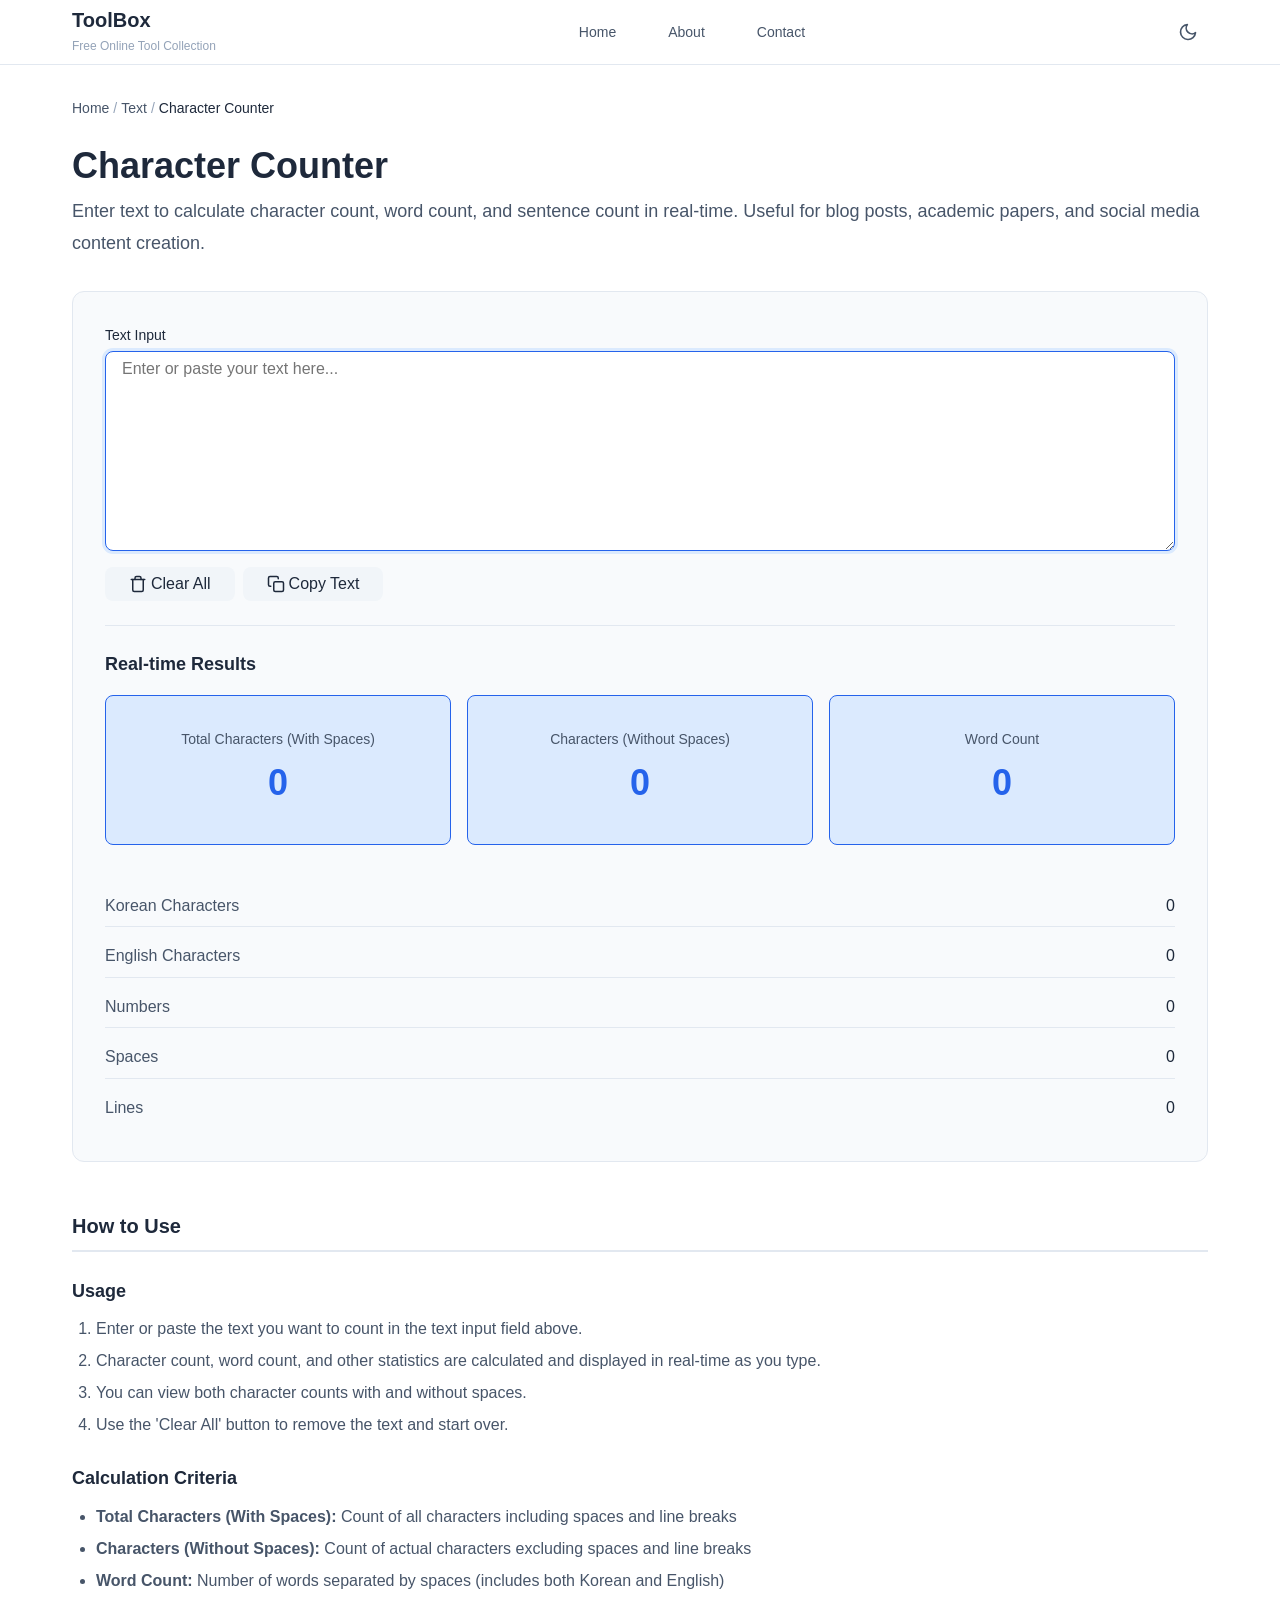
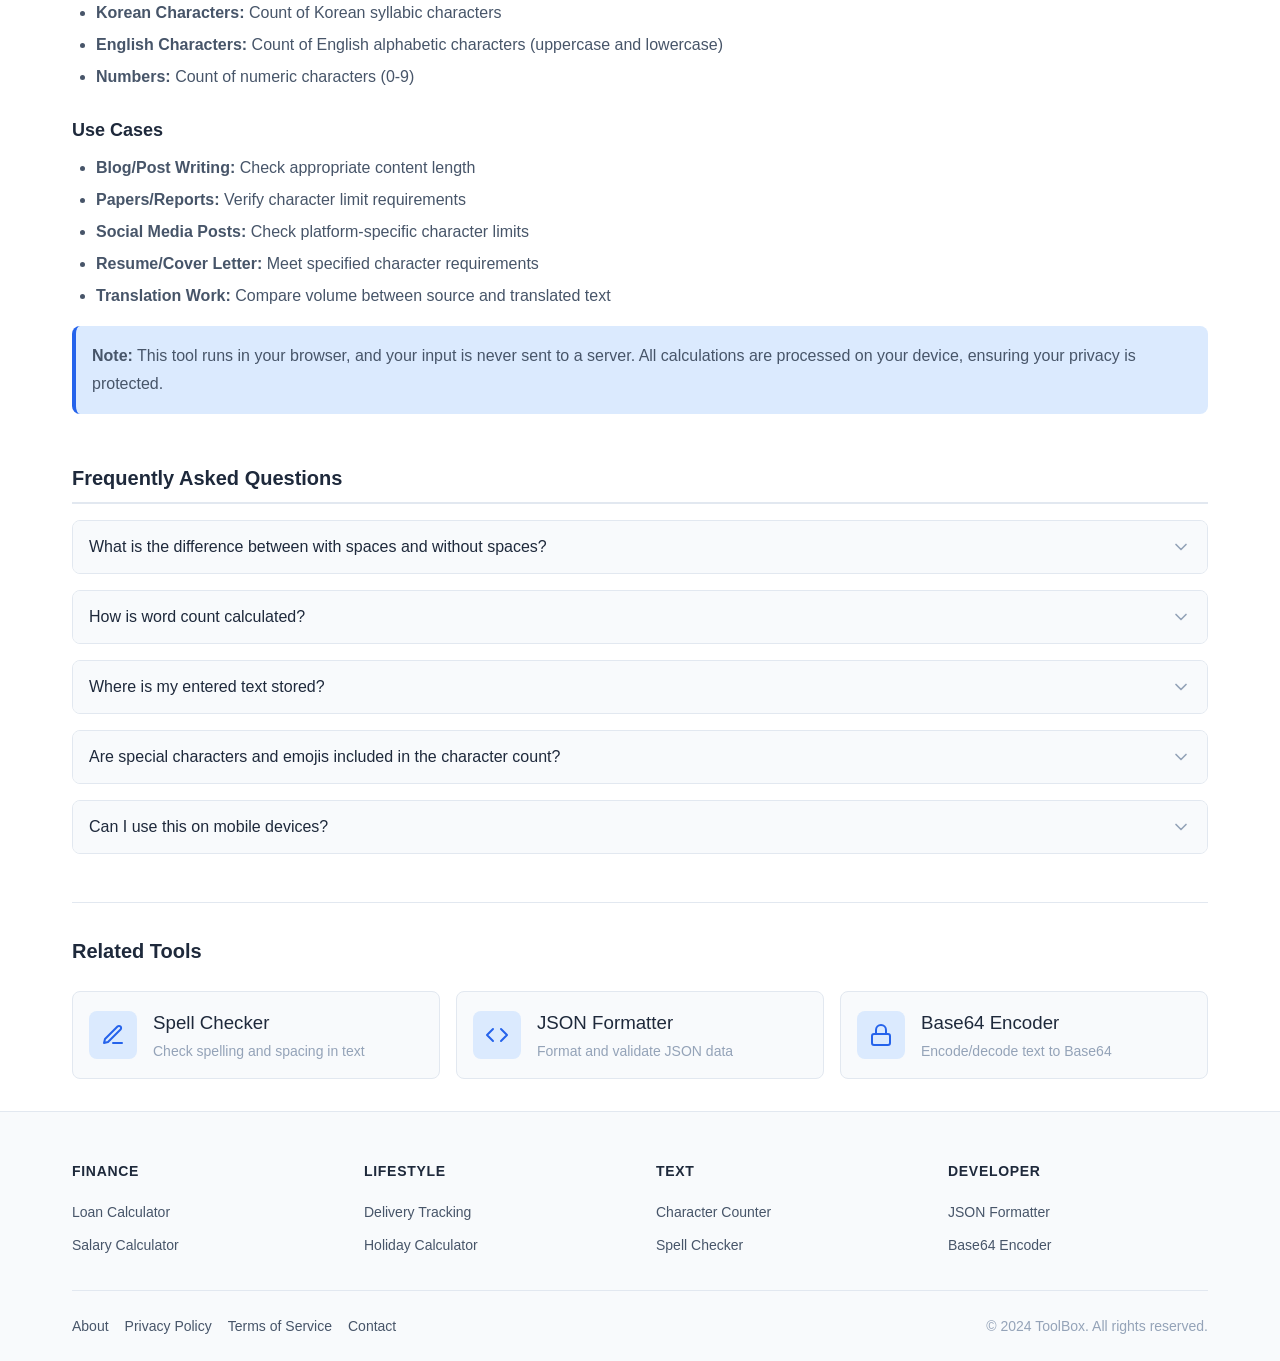
<file: tools/text/char-counter.html>
<!DOCTYPE html>
<html lang="en">
<head>
  <meta charset="UTF-8">
  <meta name="viewport" content="width=device-width, initial-scale=1.0">

  <!-- SEO Meta Tags -->
  <title>Character Counter - Real-time Counter With/Without Spaces | ToolBox</title>
  <meta name="description" content="Count characters in real-time with or without spaces. Also check word count, sentence count, and paragraph count. Useful for blog posts, papers, and reports.">
  <meta name="keywords" content="character counter, character count, word counter, with spaces, without spaces, text counter, character calculator">
  <meta name="author" content="ToolBox">
  <meta name="robots" content="index, follow">
  <link rel="canonical" href="https://judysylph.com/tools/text/char-counter.html">

  <!-- Open Graph -->
  <meta property="og:type" content="website">
  <meta property="og:url" content="https://judysylph.com/tools/text/char-counter.html">
  <meta property="og:title" content="Character Counter - Real-time Counter">
  <meta property="og:description" content="Count characters in real-time with or without spaces.">
  <meta property="og:image" content="https://judysylph.com/assets/images/og-image.png">

  <!-- Favicon -->
  <link rel="icon" type="image/x-icon" href="/assets/images/favicon.ico">

  <!-- Stylesheets -->
  <link rel="stylesheet" href="../../assets/css/variables.css">
  <link rel="stylesheet" href="../../assets/css/common.css">
  <link rel="stylesheet" href="../../assets/css/tools.css">

  <!-- Structured Data -->
  <script type="application/ld+json">
  {
    "@context": "https://schema.org",
    "@type": "WebApplication",
    "name": "Character Counter",
    "applicationCategory": "UtilityApplication",
    "operatingSystem": "Any",
    "description": "A tool that counts characters and words in text in real-time.",
    "offers": {
      "@type": "Offer",
      "price": "0",
      "priceCurrency": "USD"
    }
  }
  </script>
</head>
<body>
  <a href="#main-content" class="skip-link">Skip to main content</a>

  <!-- Header -->
  <header class="site-header">
    <div class="header-container">
      <div class="site-brand">
        <a href="../../index.html"><span class="site-name">ToolBox</span></a>
        <span class="site-tagline">Free Online Tool Collection</span>
      </div>

      <nav class="main-nav" aria-label="Main menu">
        <ul class="nav-list">
          <li class="nav-item"><a href="../../index.html">Home</a></li>
          <li class="nav-item"><a href="../../pages/about.html">About</a></li>
          <li class="nav-item"><a href="../../pages/contact.html">Contact</a></li>
        </ul>
      </nav>

      <div class="header-utils">
        <button type="button" class="btn-icon theme-toggle" aria-label="Toggle dark mode">
          <svg class="icon-moon" xmlns="http://www.w3.org/2000/svg" width="20" height="20" viewBox="0 0 24 24" fill="none" stroke="currentColor" stroke-width="2" stroke-linecap="round" stroke-linejoin="round">
            <path d="M21 12.79A9 9 0 1 1 11.21 3 7 7 0 0 0 21 12.79z"></path>
          </svg>
          <svg class="icon-sun" xmlns="http://www.w3.org/2000/svg" width="20" height="20" viewBox="0 0 24 24" fill="none" stroke="currentColor" stroke-width="2" stroke-linecap="round" stroke-linejoin="round" style="display: none;">
            <circle cx="12" cy="12" r="5"></circle>
            <line x1="12" y1="1" x2="12" y2="3"></line>
            <line x1="12" y1="21" x2="12" y2="23"></line>
            <line x1="4.22" y1="4.22" x2="5.64" y2="5.64"></line>
            <line x1="18.36" y1="18.36" x2="19.78" y2="19.78"></line>
            <line x1="1" y1="12" x2="3" y2="12"></line>
            <line x1="21" y1="12" x2="23" y2="12"></line>
            <line x1="4.22" y1="19.78" x2="5.64" y2="18.36"></line>
            <line x1="18.36" y1="5.64" x2="19.78" y2="4.22"></line>
          </svg>
        </button>

        <button type="button" class="btn-icon mobile-menu-toggle" aria-label="Open menu" aria-expanded="false" aria-controls="mobile-nav">
          <svg class="icon-menu" xmlns="http://www.w3.org/2000/svg" width="20" height="20" viewBox="0 0 24 24" fill="none" stroke="currentColor" stroke-width="2" stroke-linecap="round" stroke-linejoin="round"><line x1="3" y1="12" x2="21" y2="12"></line><line x1="3" y1="6" x2="21" y2="6"></line><line x1="3" y1="18" x2="21" y2="18"></line></svg>
          <svg class="icon-close" xmlns="http://www.w3.org/2000/svg" width="20" height="20" viewBox="0 0 24 24" fill="none" stroke="currentColor" stroke-width="2" stroke-linecap="round" stroke-linejoin="round"><line x1="18" y1="6" x2="6" y2="18"></line><line x1="6" y1="6" x2="18" y2="18"></line></svg>
        </button>
      </div>
    </div>

    <nav id="mobile-nav" class="mobile-nav" aria-label="Mobile menu">
      <ul class="mobile-nav-list">
        <li class="mobile-nav-item"><a href="../../index.html">Home</a></li>
        <li class="mobile-nav-item"><a href="../../pages/about.html">About</a></li>
        <li class="mobile-nav-item"><a href="../../pages/contact.html">Contact</a></li>
      </ul>
    </nav>
  </header>

  <!-- Main Content -->
  <main id="main-content" class="site-main">
    <div class="container">
      <!-- Breadcrumb -->
      <nav class="breadcrumb" aria-label="Breadcrumb">
        <ol class="breadcrumb-list">
          <li class="breadcrumb-item"><a href="/">Home</a></li>
          <li class="breadcrumb-item"><a href="/tools/text/">Text</a></li>
          <li class="breadcrumb-item" aria-current="page">Character Counter</li>
        </ol>
      </nav>

      <!-- Page Header -->
      <header class="page-header">
        <h1 class="page-title">Character Counter</h1>
        <p class="page-description">
          Enter text to calculate character count, word count, and sentence count in real-time.
          Useful for blog posts, academic papers, and social media content creation.
        </p>
      </header>

      <!-- Tool Interface -->
      <section class="content-section">
        <div class="tool-interface">
          <!-- Textarea -->
          <div class="form-group">
            <label for="text-input" class="form-label">Text Input</label>
            <textarea
              id="text-input"
              class="form-textarea"
              placeholder="Enter or paste your text here..."
              rows="10"
              style="min-height: 200px;"
            ></textarea>
          </div>

          <!-- Action Buttons -->
          <div class="btn-group">
            <button type="button" id="clear-btn" class="btn btn-secondary">
              <svg xmlns="http://www.w3.org/2000/svg" width="18" height="18" viewBox="0 0 24 24" fill="none" stroke="currentColor" stroke-width="2" stroke-linecap="round" stroke-linejoin="round">
                <polyline points="3 6 5 6 21 6"></polyline>
                <path d="M19 6v14a2 2 0 0 1-2 2H7a2 2 0 0 1-2-2V6m3 0V4a2 2 0 0 1 2-2h4a2 2 0 0 1 2 2v2"></path>
              </svg>
              Clear All
            </button>
            <button type="button" id="copy-btn" class="btn btn-secondary">
              <svg xmlns="http://www.w3.org/2000/svg" width="18" height="18" viewBox="0 0 24 24" fill="none" stroke="currentColor" stroke-width="2" stroke-linecap="round" stroke-linejoin="round">
                <rect x="9" y="9" width="13" height="13" rx="2" ry="2"></rect>
                <path d="M5 15H4a2 2 0 0 1-2-2V4a2 2 0 0 1 2-2h9a2 2 0 0 1 2 2v1"></path>
              </svg>
              Copy Text
            </button>
          </div>

          <!-- Results -->
          <div id="result-area" class="tool-result">
            <h2 class="result-title">Real-time Results</h2>

            <!-- Stats Grid -->
            <div style="display: grid; grid-template-columns: repeat(auto-fit, minmax(200px, 1fr)); gap: 1rem; margin-bottom: 1.5rem;">
              <!-- Total Characters -->
              <div class="result-primary">
                <p class="result-label">Total Characters (With Spaces)</p>
                <p class="result-value" id="char-with-space">0</p>
              </div>

              <!-- Characters without spaces -->
              <div class="result-primary">
                <p class="result-label">Characters (Without Spaces)</p>
                <p class="result-value" id="char-without-space">0</p>
              </div>

              <!-- Word Count -->
              <div class="result-primary">
                <p class="result-label">Word Count</p>
                <p class="result-value" id="word-count">0</p>
              </div>
            </div>

            <!-- Detailed Stats -->
            <div class="result-list">
              <div class="result-item">
                <span class="result-item-label">Korean Characters</span>
                <span class="result-item-value" id="korean-count">0</span>
              </div>
              <div class="result-item">
                <span class="result-item-label">English Characters</span>
                <span class="result-item-value" id="english-count">0</span>
              </div>
              <div class="result-item">
                <span class="result-item-label">Numbers</span>
                <span class="result-item-value" id="number-count">0</span>
              </div>
              <div class="result-item">
                <span class="result-item-label">Spaces</span>
                <span class="result-item-value" id="space-count">0</span>
              </div>
              <div class="result-item">
                <span class="result-item-label">Lines</span>
                <span class="result-item-value" id="line-count">0</span>
              </div>
            </div>
          </div>
        </div>
      </section>

      <!-- Guide Section -->
      <section class="content-section tool-guide">
        <h2 class="section-title">How to Use</h2>
        <div class="guide-content">
          <h3>Usage</h3>
          <ol>
            <li>Enter or paste the text you want to count in the text input field above.</li>
            <li>Character count, word count, and other statistics are calculated and displayed in real-time as you type.</li>
            <li>You can view both character counts with and without spaces.</li>
            <li>Use the 'Clear All' button to remove the text and start over.</li>
          </ol>

          <h3>Calculation Criteria</h3>
          <ul>
            <li><strong>Total Characters (With Spaces):</strong> Count of all characters including spaces and line breaks</li>
            <li><strong>Characters (Without Spaces):</strong> Count of actual characters excluding spaces and line breaks</li>
            <li><strong>Word Count:</strong> Number of words separated by spaces (includes both Korean and English)</li>
            <li><strong>Korean Characters:</strong> Count of Korean syllabic characters</li>
            <li><strong>English Characters:</strong> Count of English alphabetic characters (uppercase and lowercase)</li>
            <li><strong>Numbers:</strong> Count of numeric characters (0-9)</li>
          </ul>

          <h3>Use Cases</h3>
          <ul>
            <li><strong>Blog/Post Writing:</strong> Check appropriate content length</li>
            <li><strong>Papers/Reports:</strong> Verify character limit requirements</li>
            <li><strong>Social Media Posts:</strong> Check platform-specific character limits</li>
            <li><strong>Resume/Cover Letter:</strong> Meet specified character requirements</li>
            <li><strong>Translation Work:</strong> Compare volume between source and translated text</li>
          </ul>

          <div class="notice-box info">
            <strong>Note:</strong> This tool runs in your browser, and your input is never sent to a server.
            All calculations are processed on your device, ensuring your privacy is protected.
          </div>
        </div>
      </section>

      <!-- FAQ Section -->
      <section class="content-section tool-faq">
        <h2 class="section-title">Frequently Asked Questions</h2>
        <div class="faq-list" itemscope itemtype="https://schema.org/FAQPage">

          <!-- FAQ 1 -->
          <div class="faq-item" itemscope itemprop="mainEntity" itemtype="https://schema.org/Question">
            <button type="button" class="faq-question" aria-expanded="false">
              <span itemprop="name">What is the difference between with spaces and without spaces?</span>
              <svg class="faq-icon" xmlns="http://www.w3.org/2000/svg" width="20" height="20" viewBox="0 0 24 24" fill="none" stroke="currentColor" stroke-width="2" stroke-linecap="round" stroke-linejoin="round">
                <polyline points="6 9 12 15 18 9"></polyline>
              </svg>
            </button>
            <div class="faq-answer" itemscope itemprop="acceptedAnswer" itemtype="https://schema.org/Answer">
              <div itemprop="text">
                <p>
                  <strong>With spaces</strong> counts all characters including spaces and line breaks.
                  For example, "Hello World" is 11 characters with spaces.
                </p>
                <p>
                  <strong>Without spaces</strong> counts only actual characters excluding spaces and line breaks.
                  The same example "Hello World" is 10 characters without spaces.
                </p>
                <p>
                  Generally, academic papers and official documents often use character count with spaces as the standard.
                </p>
              </div>
            </div>
          </div>

          <!-- FAQ 2 -->
          <div class="faq-item" itemscope itemprop="mainEntity" itemtype="https://schema.org/Question">
            <button type="button" class="faq-question" aria-expanded="false">
              <span itemprop="name">How is word count calculated?</span>
              <svg class="faq-icon" xmlns="http://www.w3.org/2000/svg" width="20" height="20" viewBox="0 0 24 24" fill="none" stroke="currentColor" stroke-width="2" stroke-linecap="round" stroke-linejoin="round">
                <polyline points="6 9 12 15 18 9"></polyline>
              </svg>
            </button>
            <div class="faq-answer" itemscope itemprop="acceptedAnswer" itemtype="https://schema.org/Answer">
              <div itemprop="text">
                <p>
                  Word count is calculated by counting text chunks separated by spaces.
                  For example, "The weather is nice today" is counted as 5 words.
                </p>
                <p>
                  For text mixing multiple languages, words are still separated based on spaces.
                </p>
              </div>
            </div>
          </div>

          <!-- FAQ 3 -->
          <div class="faq-item" itemscope itemprop="mainEntity" itemtype="https://schema.org/Question">
            <button type="button" class="faq-question" aria-expanded="false">
              <span itemprop="name">Where is my entered text stored?</span>
              <svg class="faq-icon" xmlns="http://www.w3.org/2000/svg" width="20" height="20" viewBox="0 0 24 24" fill="none" stroke="currentColor" stroke-width="2" stroke-linecap="round" stroke-linejoin="round">
                <polyline points="6 9 12 15 18 9"></polyline>
              </svg>
            </button>
            <div class="faq-answer" itemscope itemprop="acceptedAnswer" itemtype="https://schema.org/Answer">
              <div itemprop="text">
                <p>
                  Your entered text is processed only in your browser and is never sent to or stored on a server.
                  The text will be lost when you refresh or close the page.
                </p>
                <p>
                  You can safely use this tool even with personal or sensitive information.
                </p>
              </div>
            </div>
          </div>

          <!-- FAQ 4 -->
          <div class="faq-item" itemscope itemprop="mainEntity" itemtype="https://schema.org/Question">
            <button type="button" class="faq-question" aria-expanded="false">
              <span itemprop="name">Are special characters and emojis included in the character count?</span>
              <svg class="faq-icon" xmlns="http://www.w3.org/2000/svg" width="20" height="20" viewBox="0 0 24 24" fill="none" stroke="currentColor" stroke-width="2" stroke-linecap="round" stroke-linejoin="round">
                <polyline points="6 9 12 15 18 9"></polyline>
              </svg>
            </button>
            <div class="faq-answer" itemscope itemprop="acceptedAnswer" itemtype="https://schema.org/Answer">
              <div itemprop="text">
                <p>
                  Yes, special characters (!@#$%^ etc.) and emojis (😀🎉 etc.) are all included in the character count.
                  While some systems count emojis as 2 characters, this tool counts them as 1 character as they are displayed.
                </p>
              </div>
            </div>
          </div>

          <!-- FAQ 5 -->
          <div class="faq-item" itemscope itemprop="mainEntity" itemtype="https://schema.org/Question">
            <button type="button" class="faq-question" aria-expanded="false">
              <span itemprop="name">Can I use this on mobile devices?</span>
              <svg class="faq-icon" xmlns="http://www.w3.org/2000/svg" width="20" height="20" viewBox="0 0 24 24" fill="none" stroke="currentColor" stroke-width="2" stroke-linecap="round" stroke-linejoin="round">
                <polyline points="6 9 12 15 18 9"></polyline>
              </svg>
            </button>
            <div class="faq-answer" itemscope itemprop="acceptedAnswer" itemtype="https://schema.org/Answer">
              <div itemprop="text">
                <p>
                  Yes, it works perfectly on mobile browsers (Safari, Chrome, etc.).
                  The responsive design ensures convenient use on all devices including smartphones, tablets, and PCs.
                </p>
              </div>
            </div>
          </div>

        </div>
      </section>

      <!-- Related Tools -->
      <aside class="related-tools">
        <h2>Related Tools</h2>
        <div class="tools-grid">

          <a href="/tools/text/spell-checker.html" class="tool-card">
            <div class="tool-card-icon">
              <svg xmlns="http://www.w3.org/2000/svg" width="24" height="24" viewBox="0 0 24 24" fill="none" stroke="currentColor" stroke-width="2" stroke-linecap="round" stroke-linejoin="round">
                <path d="M12 20h9"></path>
                <path d="M16.5 3.5a2.121 2.121 0 0 1 3 3L7 19l-4 1 1-4L16.5 3.5z"></path>
              </svg>
            </div>
            <div class="tool-card-content">
              <h3 class="tool-card-title">Spell Checker</h3>
              <p class="tool-card-desc">Check spelling and spacing in text</p>
            </div>
          </a>

          <a href="/tools/dev/json-formatter.html" class="tool-card">
            <div class="tool-card-icon">
              <svg xmlns="http://www.w3.org/2000/svg" width="24" height="24" viewBox="0 0 24 24" fill="none" stroke="currentColor" stroke-width="2" stroke-linecap="round" stroke-linejoin="round">
                <polyline points="16 18 22 12 16 6"></polyline>
                <polyline points="8 6 2 12 8 18"></polyline>
              </svg>
            </div>
            <div class="tool-card-content">
              <h3 class="tool-card-title">JSON Formatter</h3>
              <p class="tool-card-desc">Format and validate JSON data</p>
            </div>
          </a>

          <a href="/tools/dev/base64-encoder.html" class="tool-card">
            <div class="tool-card-icon">
              <svg xmlns="http://www.w3.org/2000/svg" width="24" height="24" viewBox="0 0 24 24" fill="none" stroke="currentColor" stroke-width="2" stroke-linecap="round" stroke-linejoin="round">
                <rect x="3" y="11" width="18" height="11" rx="2" ry="2"></rect>
                <path d="M7 11V7a5 5 0 0 1 10 0v4"></path>
              </svg>
            </div>
            <div class="tool-card-content">
              <h3 class="tool-card-title">Base64 Encoder</h3>
              <p class="tool-card-desc">Encode/decode text to Base64</p>
            </div>
          </a>

        </div>
      </aside>

    </div>
  </main>

  <!-- Footer -->
  <footer class="site-footer">
    <div class="footer-container">
      <div class="footer-nav">
        <div class="footer-section">
          <h3>Finance</h3>
          <ul class="footer-links">
            <li><a href="/tools/finance/loan-calculator.html">Loan Calculator</a></li>
            <li><a href="/tools/finance/salary-calculator.html">Salary Calculator</a></li>
          </ul>
        </div>
        <div class="footer-section">
          <h3>Lifestyle</h3>
          <ul class="footer-links">
            <li><a href="/tools/life/delivery-tracking.html">Delivery Tracking</a></li>
            <li><a href="/tools/life/holiday-calculator.html">Holiday Calculator</a></li>
          </ul>
        </div>
        <div class="footer-section">
          <h3>Text</h3>
          <ul class="footer-links">
            <li><a href="/tools/text/char-counter.html">Character Counter</a></li>
            <li><a href="/tools/text/spell-checker.html">Spell Checker</a></li>
          </ul>
        </div>
        <div class="footer-section">
          <h3>Developer</h3>
          <ul class="footer-links">
            <li><a href="/tools/dev/json-formatter.html">JSON Formatter</a></li>
            <li><a href="/tools/dev/base64-encoder.html">Base64 Encoder</a></li>
          </ul>
        </div>
      </div>

      <div class="footer-bottom">
        <nav class="footer-legal" aria-label="Legal">
          <a href="/pages/about.html">About</a>
          <a href="/pages/privacy-policy.html">Privacy Policy</a>
          <a href="/pages/terms-of-service.html">Terms of Service</a>
          <a href="/pages/contact.html">Contact</a>
        </nav>
        <p class="footer-copyright">&copy; 2024 ToolBox. All rights reserved.</p>
      </div>
    </div>
  </footer>

  <!-- Scripts -->
  <script src="/assets/js/common.js"></script>
  <script src="/assets/js/tools/char-counter.js"></script>
</body>
</html>
</file>
<file: assets/css/variables.css>
/* ==========================================================================
   CSS Variables - Design Tokens
   ========================================================================== */

:root {
  /* Colors - Light Theme */
  --color-primary: #2563eb;
  --color-primary-hover: #1d4ed8;
  --color-primary-light: #dbeafe;

  --color-secondary: #64748b;
  --color-secondary-hover: #475569;

  --color-success: #22c55e;
  --color-warning: #f59e0b;
  --color-error: #ef4444;

  /* Background Colors */
  --color-bg-primary: #ffffff;
  --color-bg-secondary: #f8fafc;
  --color-bg-tertiary: #f1f5f9;

  /* Text Colors */
  --color-text-primary: #1e293b;
  --color-text-secondary: #475569;
  --color-text-tertiary: #94a3b8;
  --color-text-inverse: #ffffff;

  /* Border Colors */
  --color-border: #e2e8f0;
  --color-border-hover: #cbd5e1;

  /* Typography */
  --font-family-base: 'Pretendard', -apple-system, BlinkMacSystemFont, 'Segoe UI', Roboto, sans-serif;
  --font-family-mono: 'Fira Code', 'Consolas', monospace;

  --font-size-xs: 0.75rem;    /* 12px */
  --font-size-sm: 0.875rem;   /* 14px */
  --font-size-base: 1rem;     /* 16px */
  --font-size-lg: 1.125rem;   /* 18px */
  --font-size-xl: 1.25rem;    /* 20px */
  --font-size-2xl: 1.5rem;    /* 24px */
  --font-size-3xl: 1.875rem;  /* 30px */
  --font-size-4xl: 2.25rem;   /* 36px */

  --font-weight-normal: 400;
  --font-weight-medium: 500;
  --font-weight-semibold: 600;
  --font-weight-bold: 700;

  --line-height-tight: 1.25;
  --line-height-base: 1.6;
  --line-height-relaxed: 1.75;

  /* Spacing */
  --spacing-xs: 0.25rem;   /* 4px */
  --spacing-sm: 0.5rem;    /* 8px */
  --spacing-md: 1rem;      /* 16px */
  --spacing-lg: 1.5rem;    /* 24px */
  --spacing-xl: 2rem;      /* 32px */
  --spacing-2xl: 3rem;     /* 48px */
  --spacing-3xl: 4rem;     /* 64px */

  /* Layout */
  --container-max-width: 1200px;
  --container-padding: 1rem;
  --header-height: 64px;

  /* Border Radius */
  --radius-sm: 4px;
  --radius-md: 8px;
  --radius-lg: 12px;
  --radius-full: 9999px;

  /* Shadows */
  --shadow-sm: 0 1px 2px rgba(0, 0, 0, 0.05);
  --shadow-md: 0 4px 6px -1px rgba(0, 0, 0, 0.1);
  --shadow-lg: 0 10px 15px -3px rgba(0, 0, 0, 0.1);

  /* Z-index */
  --z-dropdown: 100;
  --z-header: 200;
  --z-modal: 300;

  /* Transitions */
  --transition-fast: 150ms ease;
  --transition-base: 250ms ease;
}

/* Dark Theme */
[data-theme="dark"] {
  --color-primary: #3b82f6;
  --color-primary-hover: #60a5fa;
  --color-primary-light: #1e3a5f;

  --color-bg-primary: #0f172a;
  --color-bg-secondary: #1e293b;
  --color-bg-tertiary: #334155;

  --color-text-primary: #f1f5f9;
  --color-text-secondary: #cbd5e1;
  --color-text-tertiary: #64748b;

  --color-border: #334155;
  --color-border-hover: #475569;

  --shadow-sm: 0 1px 2px rgba(0, 0, 0, 0.3);
  --shadow-md: 0 4px 6px -1px rgba(0, 0, 0, 0.4);
  --shadow-lg: 0 10px 15px -3px rgba(0, 0, 0, 0.5);
}
</file>
<file: assets/css/common.css>
/* ==========================================================================
   Common Styles - Base Layout
   ========================================================================== */

/* Reset & Base
   ========================================================================== */
*,
*::before,
*::after {
  box-sizing: border-box;
  margin: 0;
  padding: 0;
}

html {
  font-size: 16px;
  scroll-behavior: smooth;
  -webkit-text-size-adjust: 100%;
}

body {
  font-family: var(--font-family-base);
  font-size: var(--font-size-base);
  font-weight: var(--font-weight-normal);
  line-height: var(--line-height-base);
  color: var(--color-text-primary);
  background-color: var(--color-bg-primary);
  min-height: 100vh;
  display: flex;
  flex-direction: column;
}

/* Links */
a {
  color: var(--color-primary);
  text-decoration: none;
  transition: color var(--transition-fast);
}

a:hover {
  color: var(--color-primary-hover);
}

a:focus-visible {
  outline: 2px solid var(--color-primary);
  outline-offset: 2px;
}

/* Images */
img {
  max-width: 100%;
  height: auto;
  display: block;
}

/* Lists */
ul,
ol {
  list-style: none;
}

/* Buttons */
button {
  font-family: inherit;
  font-size: inherit;
  cursor: pointer;
  border: none;
  background: none;
}

button:focus-visible {
  outline: 2px solid var(--color-primary);
  outline-offset: 2px;
}

/* Inputs */
input,
textarea,
select {
  font-family: inherit;
  font-size: inherit;
}

/* Container
   ========================================================================== */
.container {
  width: 100%;
  max-width: var(--container-max-width);
  margin: 0 auto;
  padding: 0 var(--container-padding);
}

/* Skip Link (Accessibility)
   ========================================================================== */
.skip-link {
  position: absolute;
  top: -100%;
  left: 0;
  background: var(--color-primary);
  color: var(--color-text-inverse);
  padding: var(--spacing-sm) var(--spacing-md);
  z-index: var(--z-modal);
  transition: top var(--transition-fast);
}

.skip-link:focus {
  top: 0;
}

/* ==========================================================================
   Header
   ========================================================================== */
.site-header {
  position: sticky;
  top: 0;
  z-index: var(--z-header);
  background-color: var(--color-bg-primary);
  border-bottom: 1px solid var(--color-border);
}

.header-container {
  display: flex;
  align-items: center;
  justify-content: space-between;
  height: var(--header-height);
  padding: 0 var(--container-padding);
  max-width: var(--container-max-width);
  margin: 0 auto;
}

/* Logo & Site Info */
.site-brand {
  display: flex;
  flex-direction: column;
  gap: 2px;
}

.site-brand a {
  color: var(--color-text-primary);
  text-decoration: none;
}

.site-name {
  font-size: var(--font-size-xl);
  font-weight: var(--font-weight-bold);
  line-height: var(--line-height-tight);
}

.site-tagline {
  font-size: var(--font-size-xs);
  color: var(--color-text-tertiary);
  display: none;
}

/* Main Navigation */
.main-nav {
  display: none;
}

.nav-list {
  display: flex;
  align-items: center;
  gap: var(--spacing-xs);
}

.nav-item a {
  display: block;
  padding: var(--spacing-sm) var(--spacing-md);
  color: var(--color-text-secondary);
  font-size: var(--font-size-sm);
  font-weight: var(--font-weight-medium);
  border-radius: var(--radius-md);
  transition: background-color var(--transition-fast), color var(--transition-fast);
}

.nav-item a:hover,
.nav-item a.active {
  color: var(--color-primary);
  background-color: var(--color-primary-light);
}

/* Header Utilities */
.header-utils {
  display: flex;
  align-items: center;
  gap: var(--spacing-sm);
}

.btn-icon {
  display: flex;
  align-items: center;
  justify-content: center;
  width: 40px;
  height: 40px;
  border-radius: var(--radius-md);
  color: var(--color-text-secondary);
  transition: background-color var(--transition-fast), color var(--transition-fast);
}

.btn-icon:hover {
  background-color: var(--color-bg-tertiary);
  color: var(--color-text-primary);
}

.btn-icon svg {
  width: 20px;
  height: 20px;
}

/* Mobile Menu Toggle */
.mobile-menu-toggle {
  display: flex;
}

.mobile-menu-toggle .icon-close {
  display: none;
}

.mobile-menu-toggle.active .icon-menu {
  display: none;
}

.mobile-menu-toggle.active .icon-close {
  display: block;
}

/* Mobile Navigation */
.mobile-nav {
  display: none;
  position: absolute;
  top: var(--header-height);
  left: 0;
  right: 0;
  background-color: var(--color-bg-primary);
  border-bottom: 1px solid var(--color-border);
  box-shadow: var(--shadow-lg);
  max-height: calc(100vh - var(--header-height));
  overflow-y: auto;
}

.mobile-nav.active {
  display: block;
}

.mobile-nav-list {
  padding: var(--spacing-md);
}

.mobile-nav-item a {
  display: block;
  padding: var(--spacing-md);
  color: var(--color-text-secondary);
  font-weight: var(--font-weight-medium);
  border-radius: var(--radius-md);
}

.mobile-nav-item a:hover,
.mobile-nav-item a.active {
  color: var(--color-primary);
  background-color: var(--color-primary-light);
}

/* ==========================================================================
   Main Content
   ========================================================================== */
.site-main {
  flex: 1;
  padding: var(--spacing-xl) 0;
}

/* Breadcrumb */
.breadcrumb {
  margin-bottom: var(--spacing-lg);
}

.breadcrumb-list {
  display: flex;
  flex-wrap: wrap;
  align-items: center;
  gap: var(--spacing-xs);
  font-size: var(--font-size-sm);
}

.breadcrumb-item {
  display: flex;
  align-items: center;
  gap: var(--spacing-xs);
  color: var(--color-text-tertiary);
}

.breadcrumb-item:not(:last-child)::after {
  content: '/';
  color: var(--color-text-tertiary);
}

.breadcrumb-item a {
  color: var(--color-text-secondary);
}

.breadcrumb-item a:hover {
  color: var(--color-primary);
}

.breadcrumb-item[aria-current="page"] {
  color: var(--color-text-primary);
  font-weight: var(--font-weight-medium);
}

/* Page Header */
.page-header {
  margin-bottom: var(--spacing-xl);
}

.page-title {
  font-size: var(--font-size-3xl);
  font-weight: var(--font-weight-bold);
  line-height: var(--line-height-tight);
  color: var(--color-text-primary);
  margin-bottom: var(--spacing-sm);
}

.page-description {
  font-size: var(--font-size-lg);
  color: var(--color-text-secondary);
  line-height: var(--line-height-relaxed);
}

/* Content Sections */
.content-section {
  margin-bottom: var(--spacing-2xl);
}

.section-title {
  font-size: var(--font-size-xl);
  font-weight: var(--font-weight-semibold);
  color: var(--color-text-primary);
  margin-bottom: var(--spacing-md);
  padding-bottom: var(--spacing-sm);
  border-bottom: 2px solid var(--color-border);
}

.section-content {
  color: var(--color-text-secondary);
  line-height: var(--line-height-relaxed);
}

.section-content p {
  margin-bottom: var(--spacing-md);
}

.section-content p:last-child {
  margin-bottom: 0;
}

/* ==========================================================================
   Footer
   ========================================================================== */
.site-footer {
  background-color: var(--color-bg-secondary);
  border-top: 1px solid var(--color-border);
  padding: var(--spacing-2xl) 0 var(--spacing-lg);
  margin-top: auto;
}

.footer-container {
  max-width: var(--container-max-width);
  margin: 0 auto;
  padding: 0 var(--container-padding);
}

/* Footer Navigation */
.footer-nav {
  display: grid;
  grid-template-columns: repeat(2, 1fr);
  gap: var(--spacing-xl);
  margin-bottom: var(--spacing-xl);
}

.footer-section h3 {
  font-size: var(--font-size-sm);
  font-weight: var(--font-weight-semibold);
  color: var(--color-text-primary);
  margin-bottom: var(--spacing-md);
  text-transform: uppercase;
  letter-spacing: 0.05em;
}

.footer-links {
  display: flex;
  flex-direction: column;
  gap: var(--spacing-sm);
}

.footer-links a {
  color: var(--color-text-secondary);
  font-size: var(--font-size-sm);
}

.footer-links a:hover {
  color: var(--color-primary);
}

/* Footer Bottom */
.footer-bottom {
  display: flex;
  flex-direction: column;
  gap: var(--spacing-md);
  padding-top: var(--spacing-lg);
  border-top: 1px solid var(--color-border);
}

.footer-legal {
  display: flex;
  flex-wrap: wrap;
  gap: var(--spacing-md);
}

.footer-legal a {
  color: var(--color-text-secondary);
  font-size: var(--font-size-sm);
}

.footer-legal a:hover {
  color: var(--color-primary);
}

.footer-copyright {
  font-size: var(--font-size-sm);
  color: var(--color-text-tertiary);
}

/* ==========================================================================
   Utility Classes
   ========================================================================== */

/* Visibility */
.visually-hidden {
  position: absolute;
  width: 1px;
  height: 1px;
  padding: 0;
  margin: -1px;
  overflow: hidden;
  clip: rect(0, 0, 0, 0);
  white-space: nowrap;
  border: 0;
}

/* Text */
.text-center {
  text-align: center;
}

.text-primary {
  color: var(--color-primary);
}

.text-secondary {
  color: var(--color-text-secondary);
}

/* Spacing */
.mt-md {
  margin-top: var(--spacing-md);
}

.mb-md {
  margin-bottom: var(--spacing-md);
}

.mt-lg {
  margin-top: var(--spacing-lg);
}

.mb-lg {
  margin-bottom: var(--spacing-lg);
}

/* ==========================================================================
   Responsive - Tablet (768px+)
   ========================================================================== */
@media (min-width: 768px) {
  :root {
    --container-padding: 1.5rem;
  }

  .site-tagline {
    display: block;
  }

  .main-nav {
    display: block;
  }

  .mobile-menu-toggle {
    display: none;
  }

  .mobile-nav {
    display: none !important;
  }

  .page-title {
    font-size: var(--font-size-4xl);
  }

  .footer-nav {
    grid-template-columns: repeat(4, 1fr);
  }

  .footer-bottom {
    flex-direction: row;
    justify-content: space-between;
    align-items: center;
  }
}

/* ==========================================================================
   Responsive - Desktop (1024px+)
   ========================================================================== */
@media (min-width: 1024px) {
  :root {
    --container-padding: 2rem;
  }

  .nav-item a {
    padding: var(--spacing-sm) var(--spacing-lg);
  }
}

/* ==========================================================================
   Print Styles
   ========================================================================== */
@media print {
  .site-header,
  .site-footer,
  .breadcrumb,
  .btn-icon {
    display: none;
  }

  .site-main {
    padding: 0;
  }

  body {
    font-size: 12pt;
    line-height: 1.5;
    color: #000;
    background: #fff;
  }

  a {
    color: #000;
    text-decoration: underline;
  }
}
</file>
<file: assets/css/tools.css>
/* ==========================================================================
   Tool Pages Styles
   ========================================================================== */

/* Tool Interface Container
   ========================================================================== */
.tool-interface {
  background-color: var(--color-bg-secondary);
  border: 1px solid var(--color-border);
  border-radius: var(--radius-lg);
  padding: var(--spacing-lg);
  margin-bottom: var(--spacing-xl);
}

/* Form Styles
   ========================================================================== */
.tool-form {
  display: flex;
  flex-direction: column;
  gap: var(--spacing-lg);
}

.form-group {
  display: flex;
  flex-direction: column;
  gap: var(--spacing-xs);
}

.form-row {
  display: grid;
  gap: var(--spacing-md);
}

.form-label {
  font-size: var(--font-size-sm);
  font-weight: var(--font-weight-medium);
  color: var(--color-text-primary);
}

.form-label .required {
  color: var(--color-error);
  margin-left: 2px;
}

.form-input,
.form-select,
.form-textarea {
  width: 100%;
  padding: var(--spacing-sm) var(--spacing-md);
  font-size: var(--font-size-base);
  color: var(--color-text-primary);
  background-color: var(--color-bg-primary);
  border: 1px solid var(--color-border);
  border-radius: var(--radius-md);
  transition: border-color var(--transition-fast), box-shadow var(--transition-fast);
}

.form-input:focus,
.form-select:focus,
.form-textarea:focus {
  outline: none;
  border-color: var(--color-primary);
  box-shadow: 0 0 0 3px var(--color-primary-light);
}

.form-input::placeholder {
  color: var(--color-text-tertiary);
}

.form-input:disabled,
.form-select:disabled {
  background-color: var(--color-bg-tertiary);
  cursor: not-allowed;
  opacity: 0.7;
}

.form-textarea {
  min-height: 120px;
  resize: vertical;
}

.form-hint {
  font-size: var(--font-size-xs);
  color: var(--color-text-tertiary);
}

.form-error {
  font-size: var(--font-size-xs);
  color: var(--color-error);
}

/* Input Group (Input + Addon) */
.input-group {
  display: flex;
}

.input-group .form-input {
  border-top-right-radius: 0;
  border-bottom-right-radius: 0;
}

.input-addon {
  display: flex;
  align-items: center;
  padding: 0 var(--spacing-md);
  background-color: var(--color-bg-tertiary);
  border: 1px solid var(--color-border);
  border-left: none;
  border-radius: 0 var(--radius-md) var(--radius-md) 0;
  font-size: var(--font-size-sm);
  color: var(--color-text-secondary);
}

/* Radio & Checkbox Group */
.option-group {
  display: flex;
  flex-wrap: wrap;
  gap: var(--spacing-md);
}

.option-item {
  display: flex;
  align-items: center;
  gap: var(--spacing-xs);
  cursor: pointer;
}

.option-item input[type="radio"],
.option-item input[type="checkbox"] {
  width: 18px;
  height: 18px;
  accent-color: var(--color-primary);
  cursor: pointer;
}

/* Buttons
   ========================================================================== */
.btn-group {
  display: flex;
  flex-wrap: wrap;
  gap: var(--spacing-sm);
  margin-top: var(--spacing-md);
}

.btn {
  display: inline-flex;
  align-items: center;
  justify-content: center;
  gap: var(--spacing-xs);
  padding: var(--spacing-sm) var(--spacing-lg);
  font-size: var(--font-size-base);
  font-weight: var(--font-weight-medium);
  border-radius: var(--radius-md);
  transition: background-color var(--transition-fast), transform var(--transition-fast);
}

.btn:active {
  transform: scale(0.98);
}

.btn-primary {
  background-color: var(--color-primary);
  color: var(--color-text-inverse);
}

.btn-primary:hover {
  background-color: var(--color-primary-hover);
  color: var(--color-text-inverse);
}

.btn-secondary {
  background-color: var(--color-bg-tertiary);
  color: var(--color-text-primary);
}

.btn-secondary:hover {
  background-color: var(--color-border);
}

.btn-lg {
  padding: var(--spacing-md) var(--spacing-xl);
  font-size: var(--font-size-lg);
}

.btn svg {
  width: 18px;
  height: 18px;
}

/* Result Area
   ========================================================================== */
.tool-result {
  margin-top: var(--spacing-lg);
  padding-top: var(--spacing-lg);
  border-top: 1px solid var(--color-border);
}

.result-hidden {
  display: none;
}

.result-title {
  font-size: var(--font-size-lg);
  font-weight: var(--font-weight-semibold);
  color: var(--color-text-primary);
  margin-bottom: var(--spacing-md);
}

/* Primary Result */
.result-primary {
  background-color: var(--color-primary-light);
  border: 1px solid var(--color-primary);
  border-radius: var(--radius-md);
  padding: var(--spacing-lg);
  margin-bottom: var(--spacing-md);
  text-align: center;
}

.result-label {
  font-size: var(--font-size-sm);
  color: var(--color-text-secondary);
  margin-bottom: var(--spacing-xs);
}

.result-value {
  font-size: var(--font-size-3xl);
  font-weight: var(--font-weight-bold);
  color: var(--color-primary);
}

.result-unit {
  font-size: var(--font-size-lg);
  color: var(--color-text-secondary);
  margin-left: var(--spacing-xs);
}

/* Result Table */
.result-table {
  width: 100%;
  border-collapse: collapse;
  font-size: var(--font-size-sm);
}

.result-table th,
.result-table td {
  padding: var(--spacing-sm) var(--spacing-md);
  text-align: left;
  border-bottom: 1px solid var(--color-border);
}

.result-table th {
  background-color: var(--color-bg-tertiary);
  font-weight: var(--font-weight-semibold);
  color: var(--color-text-primary);
}

.result-table td {
  color: var(--color-text-secondary);
}

.result-table tbody tr:hover {
  background-color: var(--color-bg-tertiary);
}

.result-table .text-right {
  text-align: right;
}

/* Result List */
.result-list {
  display: flex;
  flex-direction: column;
  gap: var(--spacing-sm);
}

.result-item {
  display: flex;
  justify-content: space-between;
  padding: var(--spacing-sm) 0;
  border-bottom: 1px solid var(--color-border);
}

.result-item:last-child {
  border-bottom: none;
}

.result-item-label {
  color: var(--color-text-secondary);
}

.result-item-value {
  font-weight: var(--font-weight-medium);
  color: var(--color-text-primary);
}

/* Guide Section
   ========================================================================== */
.tool-guide {
  margin-bottom: var(--spacing-2xl);
}

.guide-content {
  color: var(--color-text-secondary);
  line-height: var(--line-height-relaxed);
}

.guide-content h3 {
  font-size: var(--font-size-lg);
  font-weight: var(--font-weight-semibold);
  color: var(--color-text-primary);
  margin-top: var(--spacing-lg);
  margin-bottom: var(--spacing-sm);
}

.guide-content p {
  margin-bottom: var(--spacing-md);
}

.guide-content ul,
.guide-content ol {
  margin-bottom: var(--spacing-md);
  padding-left: var(--spacing-lg);
}

.guide-content ul {
  list-style: disc;
}

.guide-content ol {
  list-style: decimal;
}

.guide-content li {
  margin-bottom: var(--spacing-xs);
}

/* Notice Box */
.notice-box {
  padding: var(--spacing-md);
  border-radius: var(--radius-md);
  margin: var(--spacing-md) 0;
}

.notice-box.info {
  background-color: var(--color-primary-light);
  border-left: 4px solid var(--color-primary);
}

.notice-box.warning {
  background-color: #fef3c7;
  border-left: 4px solid var(--color-warning);
}

.notice-box.error {
  background-color: #fee2e2;
  border-left: 4px solid var(--color-error);
}

[data-theme="dark"] .notice-box.warning {
  background-color: #422006;
}

[data-theme="dark"] .notice-box.error {
  background-color: #450a0a;
}

/* FAQ Section
   ========================================================================== */
.tool-faq {
  margin-bottom: var(--spacing-2xl);
}

.faq-list {
  display: flex;
  flex-direction: column;
  gap: var(--spacing-md);
}

.faq-item {
  border: 1px solid var(--color-border);
  border-radius: var(--radius-md);
  overflow: hidden;
}

.faq-question {
  width: 100%;
  display: flex;
  justify-content: space-between;
  align-items: center;
  padding: var(--spacing-md);
  text-align: left;
  font-size: var(--font-size-base);
  font-weight: var(--font-weight-medium);
  color: var(--color-text-primary);
  background-color: var(--color-bg-secondary);
  cursor: pointer;
}

.faq-question:hover {
  background-color: var(--color-bg-tertiary);
}

.faq-icon {
  width: 20px;
  height: 20px;
  color: var(--color-text-tertiary);
  transition: transform var(--transition-base);
}

.faq-item.active .faq-icon {
  transform: rotate(180deg);
}

.faq-answer {
  display: none;
  padding: var(--spacing-md);
  color: var(--color-text-secondary);
  line-height: var(--line-height-relaxed);
  background-color: var(--color-bg-primary);
}

.faq-item.active .faq-answer {
  display: block;
}

/* Related Tools
   ========================================================================== */
.related-tools {
  margin-top: var(--spacing-2xl);
  padding-top: var(--spacing-xl);
  border-top: 1px solid var(--color-border);
}

.related-tools h2 {
  font-size: var(--font-size-xl);
  font-weight: var(--font-weight-semibold);
  margin-bottom: var(--spacing-lg);
}

.tools-grid {
  display: grid;
  grid-template-columns: repeat(1, 1fr);
  gap: var(--spacing-md);
}

.tool-card {
  display: flex;
  align-items: center;
  gap: var(--spacing-md);
  padding: var(--spacing-md);
  background-color: var(--color-bg-secondary);
  border: 1px solid var(--color-border);
  border-radius: var(--radius-md);
  transition: border-color var(--transition-fast), box-shadow var(--transition-fast);
}

.tool-card:hover {
  border-color: var(--color-primary);
  box-shadow: var(--shadow-md);
}

.tool-card-icon {
  width: 48px;
  height: 48px;
  display: flex;
  align-items: center;
  justify-content: center;
  background-color: var(--color-primary-light);
  border-radius: var(--radius-md);
  color: var(--color-primary);
}

.tool-card-icon svg {
  width: 24px;
  height: 24px;
}

.tool-card-content {
  flex: 1;
}

.tool-card-title {
  font-weight: var(--font-weight-medium);
  color: var(--color-text-primary);
  margin-bottom: 2px;
}

.tool-card-desc {
  font-size: var(--font-size-sm);
  color: var(--color-text-tertiary);
}

/* Ad Container Placeholder
   ========================================================================== */
.ad-container {
  margin: var(--spacing-xl) 0;
  padding: var(--spacing-lg);
  background-color: var(--color-bg-tertiary);
  border: 1px dashed var(--color-border);
  border-radius: var(--radius-md);
  text-align: center;
  min-height: 100px;
}

.ad-placeholder-text {
  font-size: var(--font-size-sm);
  color: var(--color-text-tertiary);
}

/* ==========================================================================
   Responsive - Tablet (768px+)
   ========================================================================== */
@media (min-width: 768px) {
  .tool-interface {
    padding: var(--spacing-xl);
  }

  .form-row {
    grid-template-columns: repeat(2, 1fr);
  }

  .form-row.cols-3 {
    grid-template-columns: repeat(3, 1fr);
  }

  .tools-grid {
    grid-template-columns: repeat(2, 1fr);
  }
}

/* ==========================================================================
   Responsive - Desktop (1024px+)
   ========================================================================== */
@media (min-width: 1024px) {
  .tools-grid {
    grid-template-columns: repeat(3, 1fr);
  }

  .result-primary {
    padding: var(--spacing-xl);
  }

  .result-value {
    font-size: var(--font-size-4xl);
  }
}
</file>
